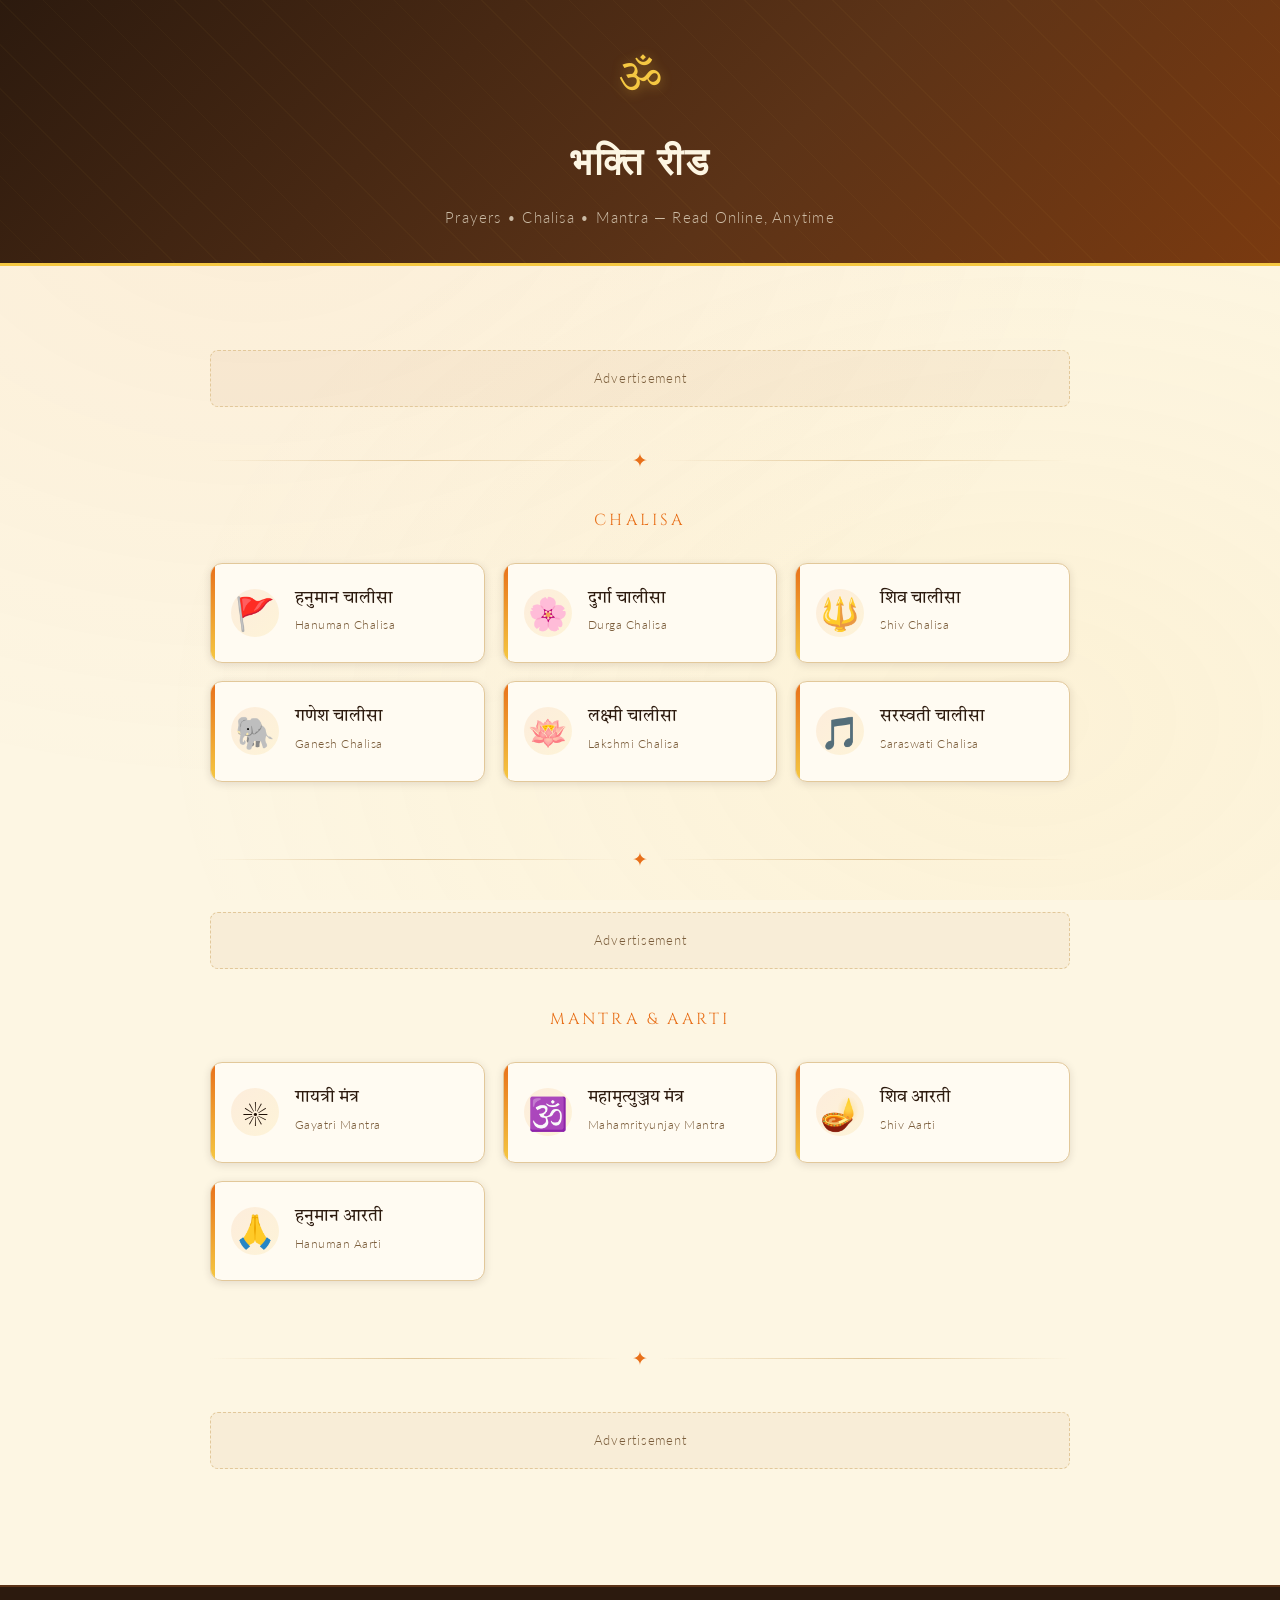
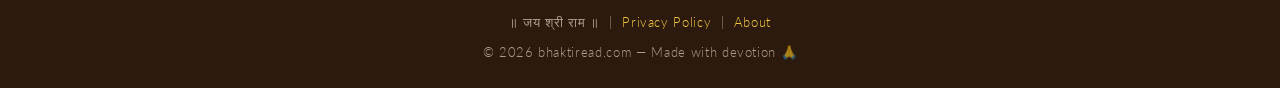
<file: index.html>
<!DOCTYPE html>
<html lang="hi">
<head>
  <!-- Google tag (gtag.js) -->
  <script async src="https://www.googletagmanager.com/gtag/js?id=G-GEMNJPCZ11"></script>
  <script>
    window.dataLayer = window.dataLayer || [];
    function gtag(){dataLayer.push(arguments);}
    gtag('js', new Date());

    gtag('config', 'G-GEMNJPCZ11');
  </script>
  <link rel="sitemap" type="application/xml" href="/sitemap.xml">
  <meta charset="UTF-8" />
  <meta name="viewport" content="width=device-width, initial-scale=1.0" />
  <title>भक्ति रीड - Prayers & Chalisa Online | BhaktiRead.in</title>
  <link rel="icon" type="image/x-icon" href="bhaktiread_tab_logo_favicon.png">
  <meta name="description" content="Read Hanuman Chalisa, Gayatri Mantra, Durga Chalisa and more prayers online in Hindi. Free devotional content for daily worship." />
  <meta name="keywords" content="hanuman chalisa, gayatri mantra, durga chalisa, prayers in hindi, bhakti, aarti" />
  <link rel="stylesheet" href="style.css" />

  <!-- Google AdSense (replace ca-pub-XXXXXXXXXXXXXXXX with your publisher ID) -->
  <!-- <script async src="https://pagead2.googlesyndication.com/pagead/js/adsbygoogle.js?client=ca-pub-XXXXXXXXXXXXXXXX" crossorigin="anonymous"></script> -->
</head>
<body>

  <!-- ── HEADER ── -->
  <header>
    <span class="header-om">ॐ</span>
    <h1>भक्ति रीड</h1>
    <p>Prayers • Chalisa • Mantra — Read Online, Anytime</p>
  </header>

  <!-- ── MAIN ── -->
  <main>

    <!-- AD UNIT — Top (replace with real AdSense code after approval) -->
    <div class="ad-unit">
      Advertisement
      <!--
      <ins class="adsbygoogle"
           style="display:block"
           data-ad-client="ca-pub-XXXXXXXXXXXXXXXX"
           data-ad-slot="XXXXXXXXXX"
           data-ad-format="auto"
           data-full-width-responsive="true"></ins>
      <script>(adsbygoogle = window.adsbygoogle || []).push({});</script>
      -->
    </div>

    <div class="divider"><span>✦</span></div>

    <!-- CHALISA SECTION -->
    <p class="section-title">Chalisa</p>
    <div class="prayer-grid">

      <a href="hanuman-chalisa-1.html" class="prayer-card">
        <div class="card-icon">🚩</div>
        <div class="card-text">
          <h3>हनुमान चालीसा</h3>
          <span>Hanuman Chalisa</span>
        </div>
      </a>

      <a href="durga-chalisa.html" class="prayer-card">
        <div class="card-icon">🌸</div>
        <div class="card-text">
          <h3>दुर्गा चालीसा</h3>
          <span>Durga Chalisa</span>
        </div>
      </a>

      <a href="shiv-chalisa.html" class="prayer-card">
        <div class="card-icon">🔱</div>
        <div class="card-text">
          <h3>शिव चालीसा</h3>
          <span>Shiv Chalisa</span>
        </div>
      </a>

      <a href="ganesh-chalisa.html" class="prayer-card">
        <div class="card-icon">🐘</div>
        <div class="card-text">
          <h3>गणेश चालीसा</h3>
          <span>Ganesh Chalisa</span>
        </div>
      </a>

      <a href="lakshmi-chalisa.html" class="prayer-card">
        <div class="card-icon">🪷</div>
        <div class="card-text">
          <h3>लक्ष्मी चालीसा</h3>
          <span>Lakshmi Chalisa</span>
        </div>
      </a>

      <a href="saraswati-chalisa.html" class="prayer-card">
        <div class="card-icon">🎵</div>
        <div class="card-text">
          <h3>सरस्वती चालीसा</h3>
          <span>Saraswati Chalisa</span>
        </div>
      </a>

    </div>

    <div class="divider"><span>✦</span></div>

    <!-- AD UNIT — Middle -->
    <div class="ad-unit">
      Advertisement
      <!--
      <ins class="adsbygoogle"
           style="display:block"
           data-ad-slot="XXXXXXXXXX"
           data-ad-format="auto"></ins>
      <script>(adsbygoogle = window.adsbygoogle || []).push({});</script>
      -->
    </div>

    <!-- MANTRA SECTION -->
    <p class="section-title">Mantra & Aarti</p>
    <div class="prayer-grid">

      <a href="gayatri-mantra.html" class="prayer-card">
        <div class="card-icon">☀️</div>
        <div class="card-text">
          <h3>गायत्री मंत्र</h3>
          <span>Gayatri Mantra</span>
        </div>
      </a>

      <a href="mahamrityunjay-mantra.html" class="prayer-card">
        <div class="card-icon">🕉️</div>
        <div class="card-text">
          <h3>महामृत्युञ्जय मंत्र</h3>
          <span>Mahamrityunjay Mantra</span>
        </div>
      </a>

      <a href="shiv-aarti.html" class="prayer-card">
        <div class="card-icon">🪔</div>
        <div class="card-text">
          <h3>शिव आरती</h3>
          <span>Shiv Aarti</span>
        </div>
      </a>

      <a href="hanuman-aarti.html" class="prayer-card">
        <div class="card-icon">🙏</div>
        <div class="card-text">
          <h3>हनुमान आरती</h3>
          <span>Hanuman Aarti</span>
        </div>
      </a>

    </div>

    <div class="divider"><span>✦</span></div>

    <!-- AD UNIT — Bottom -->
    <div class="ad-unit">
      Advertisement
      <!--
      <ins class="adsbygoogle"
           style="display:block"
           data-ad-slot="XXXXXXXXXX"
           data-ad-format="auto"></ins>
      <script>(adsbygoogle = window.adsbygoogle || []).push({});</script>
      -->
    </div>

  </main>

  <!-- ── FOOTER ── -->
<footer>
  <!-- <p>॥ जय श्री राम ॥ &nbsp;|&nbsp; <a href="privacy.html">Privacy Policy</a> &nbsp;|&nbsp; <a href="about.html">About</a> &nbsp;|&nbsp; <a href="contact.html">Contact</a></p> -->
  <p>॥ जय श्री राम ॥ &nbsp;|&nbsp; <a href="privacy.html">Privacy Policy</a> &nbsp;|&nbsp; <a href="about.html">About</a></p>
  <p style="margin-top:6px;">© 2026 bhaktiread.com — Made with devotion 🙏</p>
</footer>

</body>
</html>
</file>
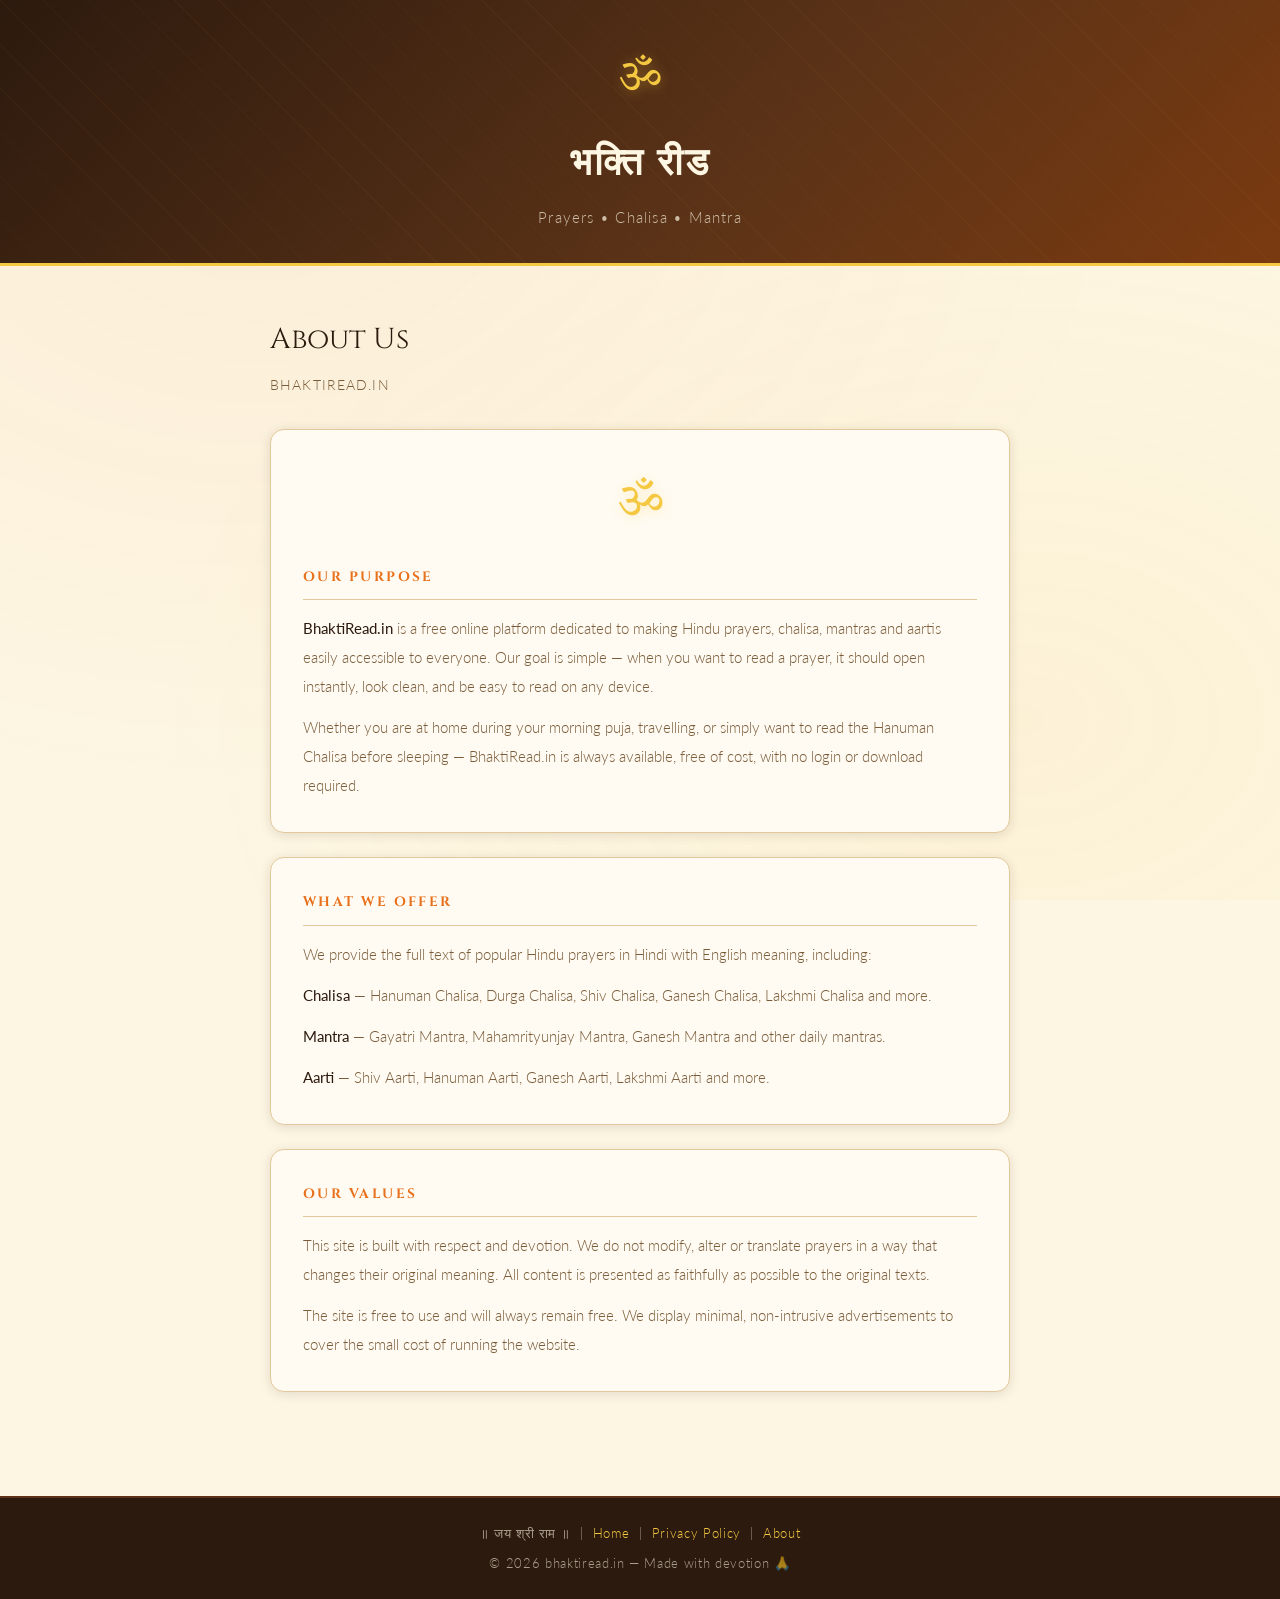
<file: about.html>
<!DOCTYPE html>
<html lang="en">
<head>
    <!-- Google tag (gtag.js) -->
  <script async src="https://www.googletagmanager.com/gtag/js?id=G-GEMNJPCZ11"></script>
  <script>
    window.dataLayer = window.dataLayer || [];
    function gtag(){dataLayer.push(arguments);}
    gtag('js', new Date());

    gtag('config', 'G-GEMNJPCZ11');
  </script>
  <link rel="sitemap" type="application/xml" href="/sitemap.xml">
  <meta charset="UTF-8" />
  <meta name="viewport" content="width=device-width, initial-scale=1.0" />
  <title>About Us - BhaktiRead.in</title>
  <link rel="icon" type="image/x-icon" href="bhaktiread_tab_logo_favicon.png">
  <meta name="description" content="About BhaktiRead.in — a free online platform to read Hanuman Chalisa, Gayatri Mantra, Durga Chalisa and other prayers in Hindi." />
  <link rel="stylesheet" href="style.css" />
  <style>
    .page-container {
      max-width: 780px;
      margin: 0 auto;
      padding: 48px 20px 80px;
      position: relative;
      z-index: 1;
    }
    .page-title {
      font-family: 'Cinzel', serif;
      font-size: 1.8rem;
      color: var(--dark-brown);
      margin-bottom: 6px;
    }
    .page-subtitle {
      font-size: 0.88rem;
      color: var(--muted);
      letter-spacing: 0.08em;
      margin-bottom: 32px;
    }
    .content-box {
      background: var(--card-bg);
      border: 1px solid var(--divider);
      border-radius: 14px;
      padding: 32px;
      box-shadow: 0 2px 12px var(--shadow);
      margin-bottom: 24px;
    }
    .content-box h2 {
      font-family: 'Cinzel', serif;
      font-size: 0.85rem;
      letter-spacing: 0.18em;
      color: var(--saffron);
      text-transform: uppercase;
      margin-bottom: 14px;
      padding-bottom: 10px;
      border-bottom: 1px solid var(--divider);
    }
    .content-box p {
      font-size: 0.93rem;
      color: var(--muted);
      line-height: 1.95;
      margin-bottom: 12px;
    }
    .content-box p:last-child { margin-bottom: 0; }
    .highlight {
      color: var(--dark-brown);
      font-weight: 400;
    }
    .om-large {
      font-family: 'Tiro Devanagari Hindi', serif;
      font-size: 3rem;
      color: var(--gold);
      text-align: center;
      display: block;
      margin-bottom: 16px;
      text-shadow: 0 2px 12px rgba(245,200,66,0.3);
    }
  </style>
</head>
<body>

  <header>
    <span class="header-om">ॐ</span>
    <h1>भक्ति रीड</h1>
    <p>Prayers • Chalisa • Mantra</p>
  </header>

  <div class="page-container">

    <p class="page-title">About Us</p>
    <p class="page-subtitle">BHAKTIREAD.IN</p>

    <div class="content-box">
      <span class="om-large">ॐ</span>
      <h2>Our Purpose</h2>
      <p>
        <span class="highlight">BhaktiRead.in</span> is a free online platform dedicated to making Hindu prayers, chalisa, mantras and aartis easily accessible to everyone. Our goal is simple — when you want to read a prayer, it should open instantly, look clean, and be easy to read on any device.
      </p>
      <p>
        Whether you are at home during your morning puja, travelling, or simply want to read the Hanuman Chalisa before sleeping — BhaktiRead.in is always available, free of cost, with no login or download required.
      </p>
    </div>

    <div class="content-box">
      <h2>What We Offer</h2>
      <p>We provide the full text of popular Hindu prayers in Hindi with English meaning, including:</p>
      <p>
        <span class="highlight">Chalisa</span> — Hanuman Chalisa, Durga Chalisa, Shiv Chalisa, Ganesh Chalisa, Lakshmi Chalisa and more.
      </p>
      <p>
        <span class="highlight">Mantra</span> — Gayatri Mantra, Mahamrityunjay Mantra, Ganesh Mantra and other daily mantras.
      </p>
      <p>
        <span class="highlight">Aarti</span> — Shiv Aarti, Hanuman Aarti, Ganesh Aarti, Lakshmi Aarti and more.
      </p>
    </div>

    <div class="content-box">
      <h2>Our Values</h2>
      <p>This site is built with respect and devotion. We do not modify, alter or translate prayers in a way that changes their original meaning. All content is presented as faithfully as possible to the original texts.</p>
      <p>The site is free to use and will always remain free. We display minimal, non-intrusive advertisements to cover the small cost of running the website.</p>
    </div>

    <!-- <div class="content-box">
      <h2>Contact</h2>
      <p>Have a suggestion, found an error in a prayer, or want to request a specific prayer to be added? We would love to hear from you.</p>
      <p>Visit our <a href="contact.html" style="color:var(--saffron);">Contact page</a> to reach out.</p>
    </div> -->

  </div>

  <footer>
    <!-- <p>॥ जय श्री राम ॥ &nbsp;|&nbsp; <a href="index.html">Home</a> &nbsp;|&nbsp; <a href="privacy.html">Privacy Policy</a> &nbsp;|&nbsp; <a href="about.html">About</a> &nbsp;|&nbsp; <a href="contact.html">Contact</a></p> -->
    <p>॥ जय श्री राम ॥ &nbsp;|&nbsp; <a href="index.html">Home</a> &nbsp;|&nbsp; <a href="privacy.html">Privacy Policy</a> &nbsp;|&nbsp; <a href="about.html">About</a></p>
    <p style="margin-top:6px;">© 2026 bhaktiread.in — Made with devotion 🙏</p>
  </footer>

</body>
</html>
</file>
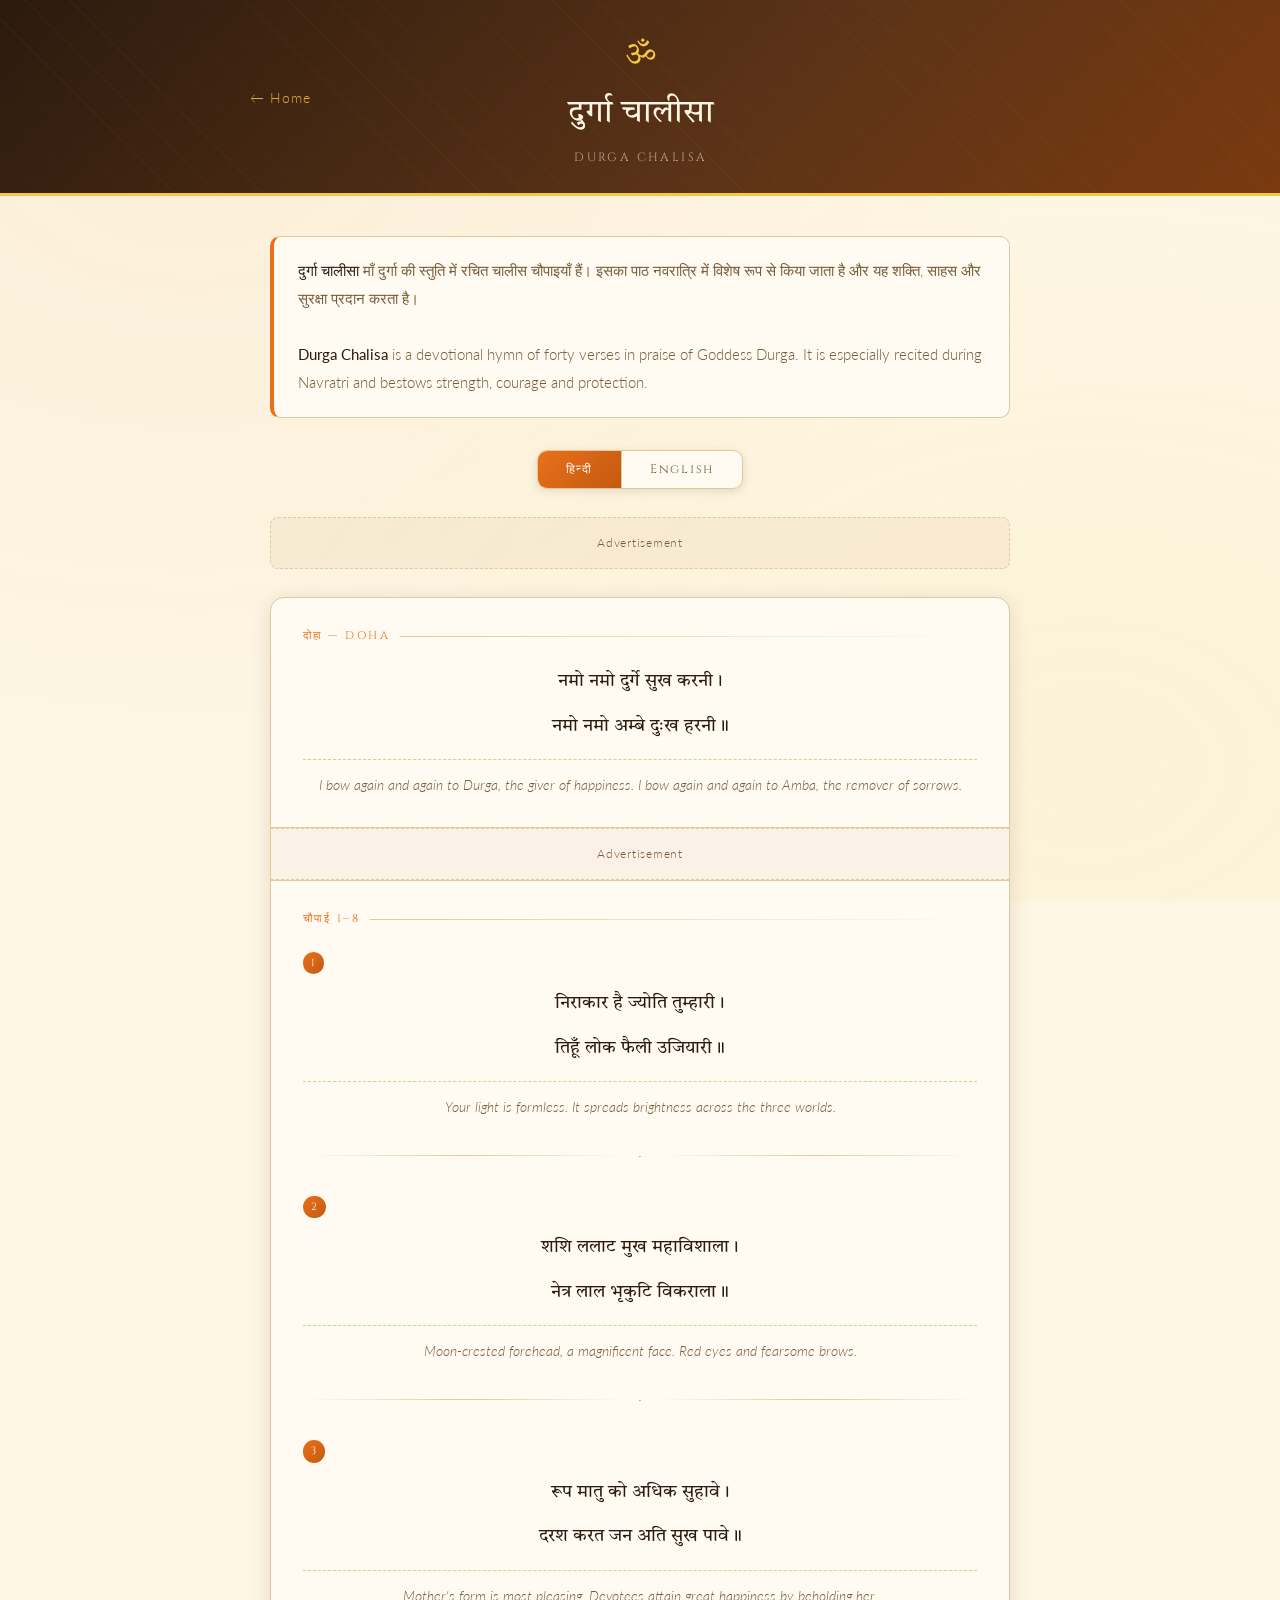
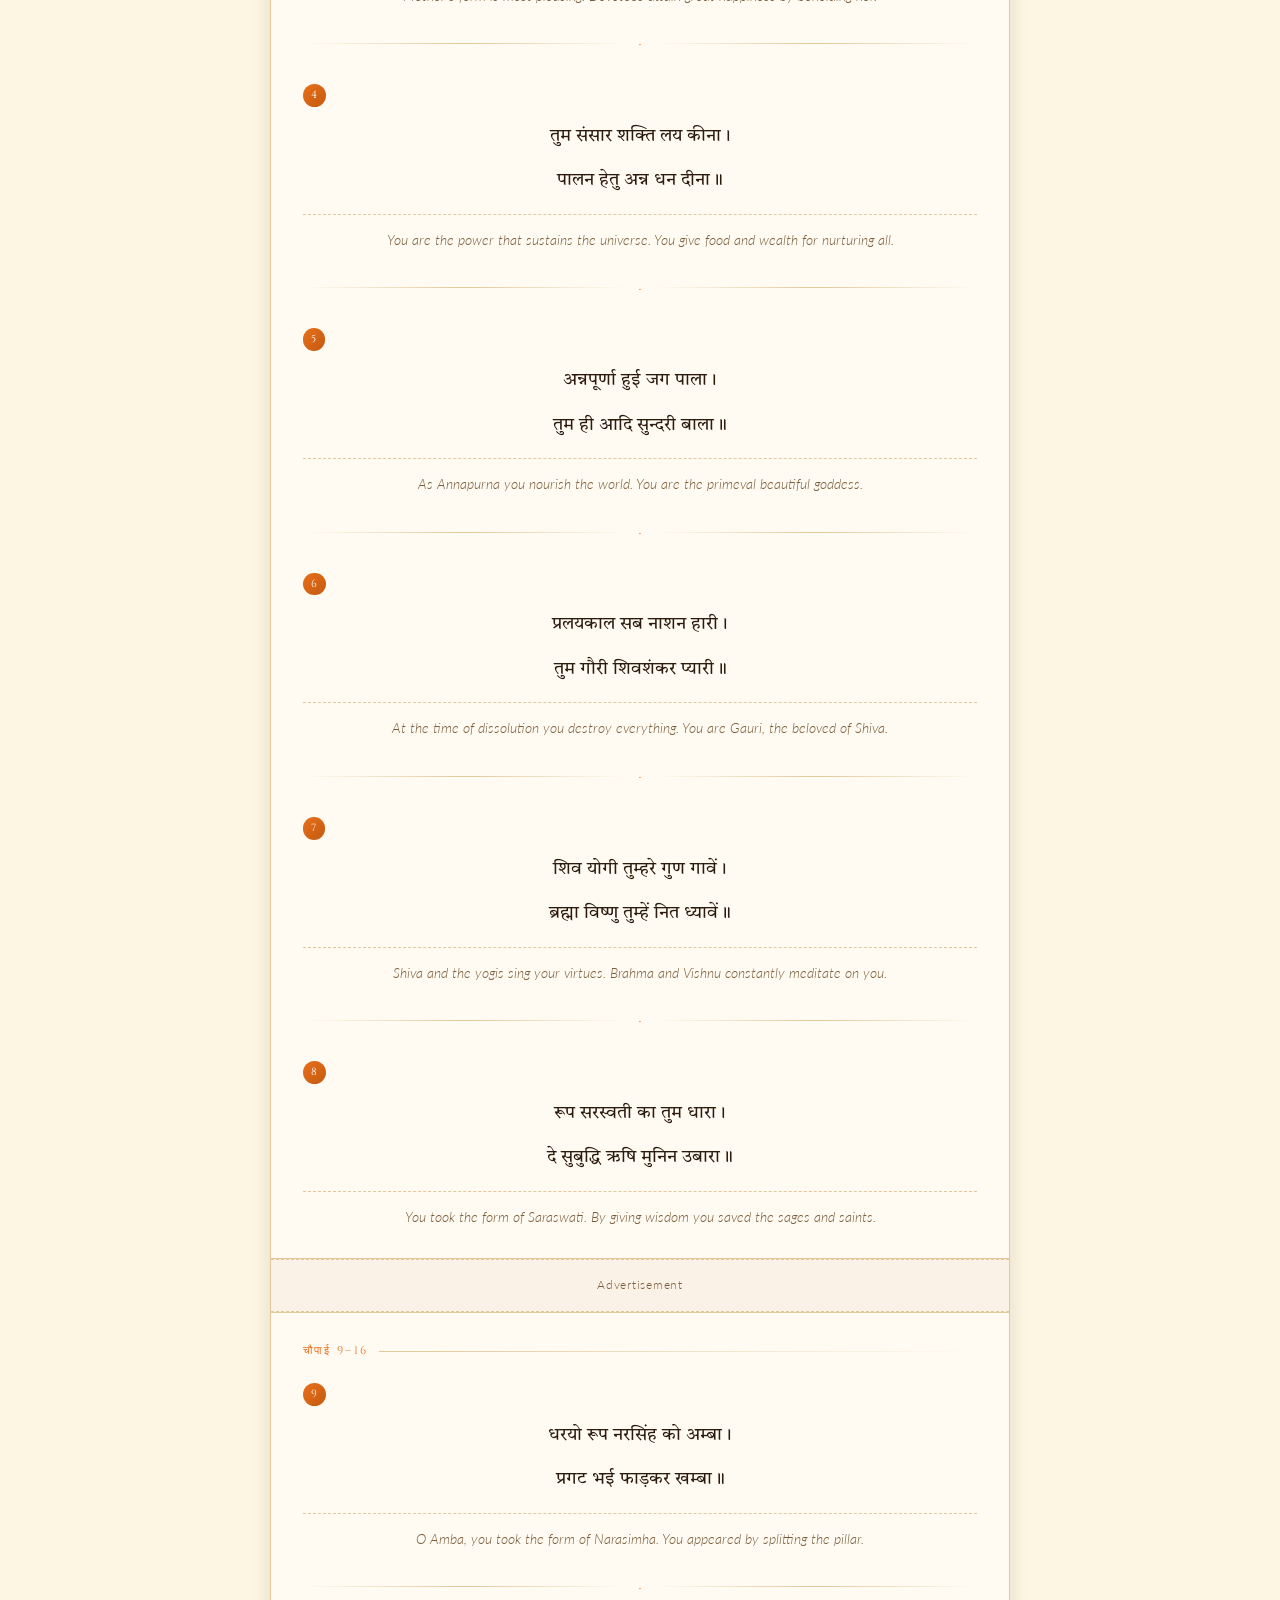
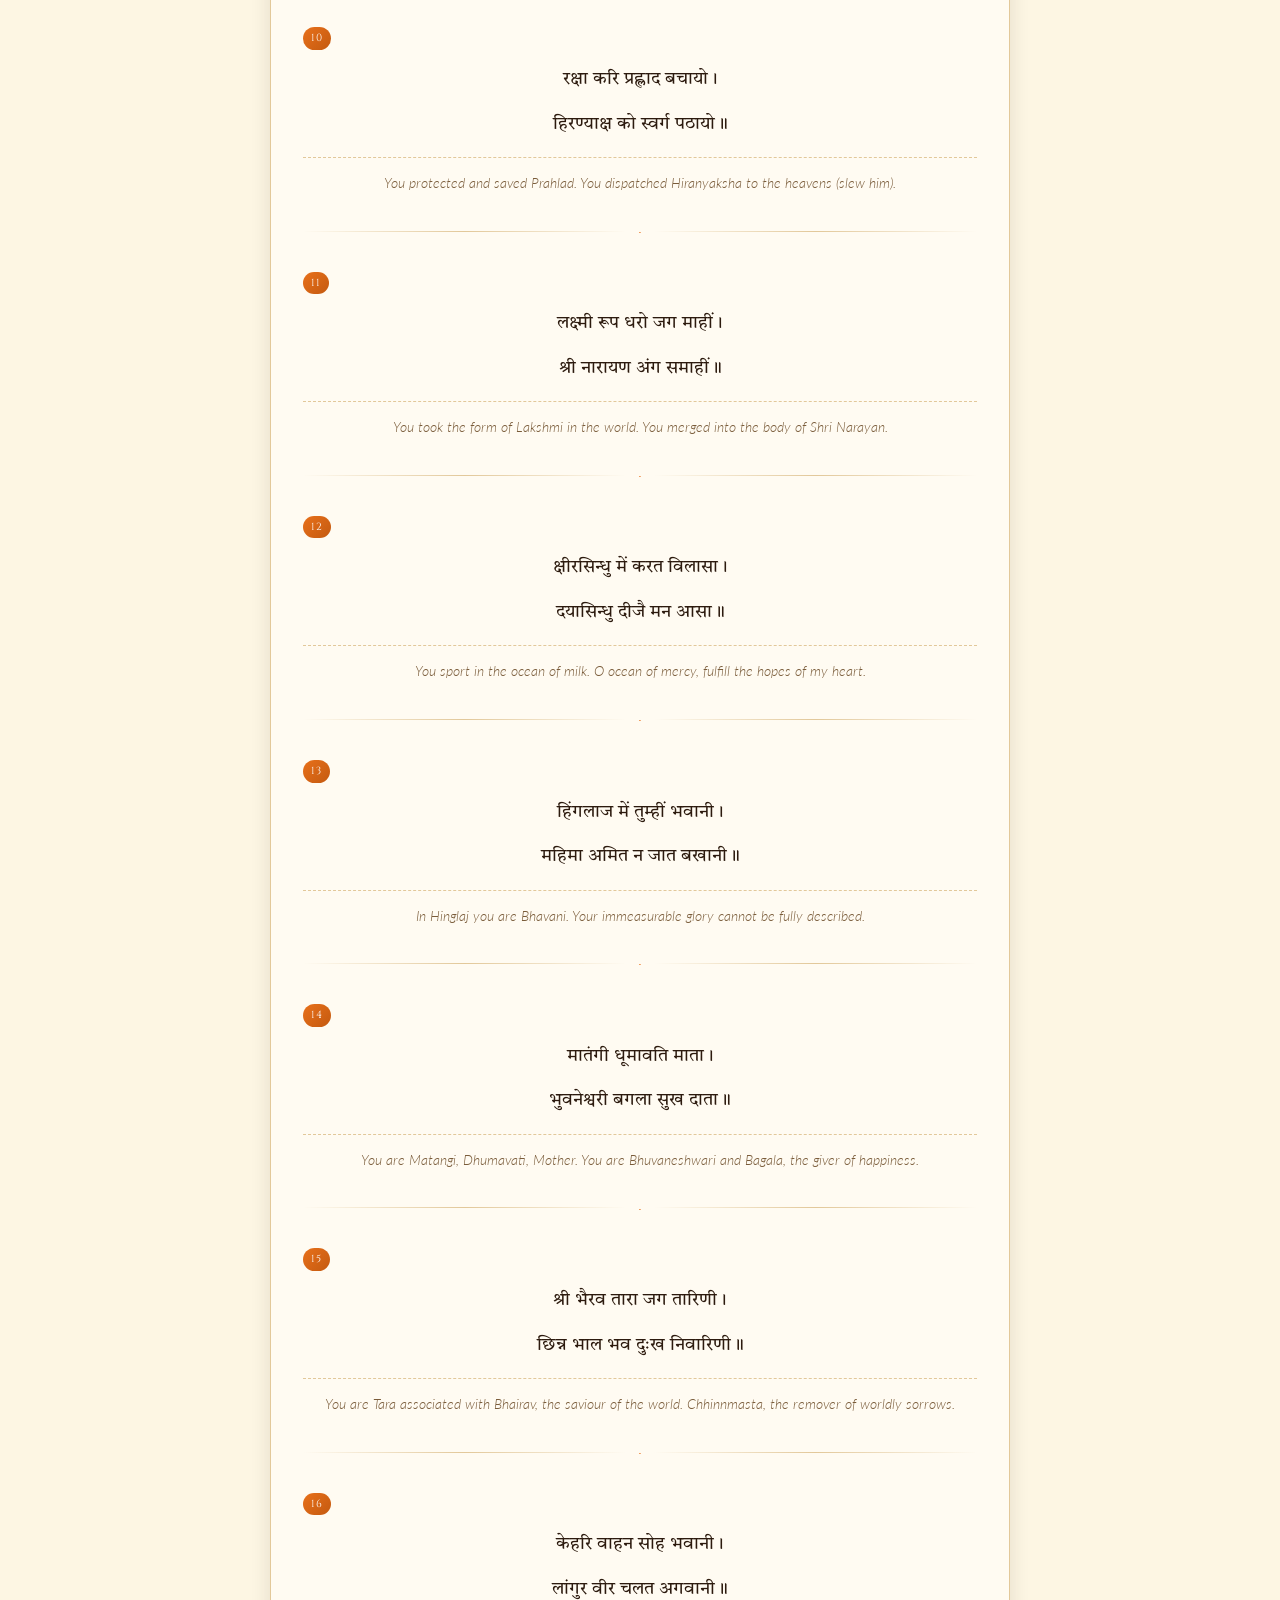
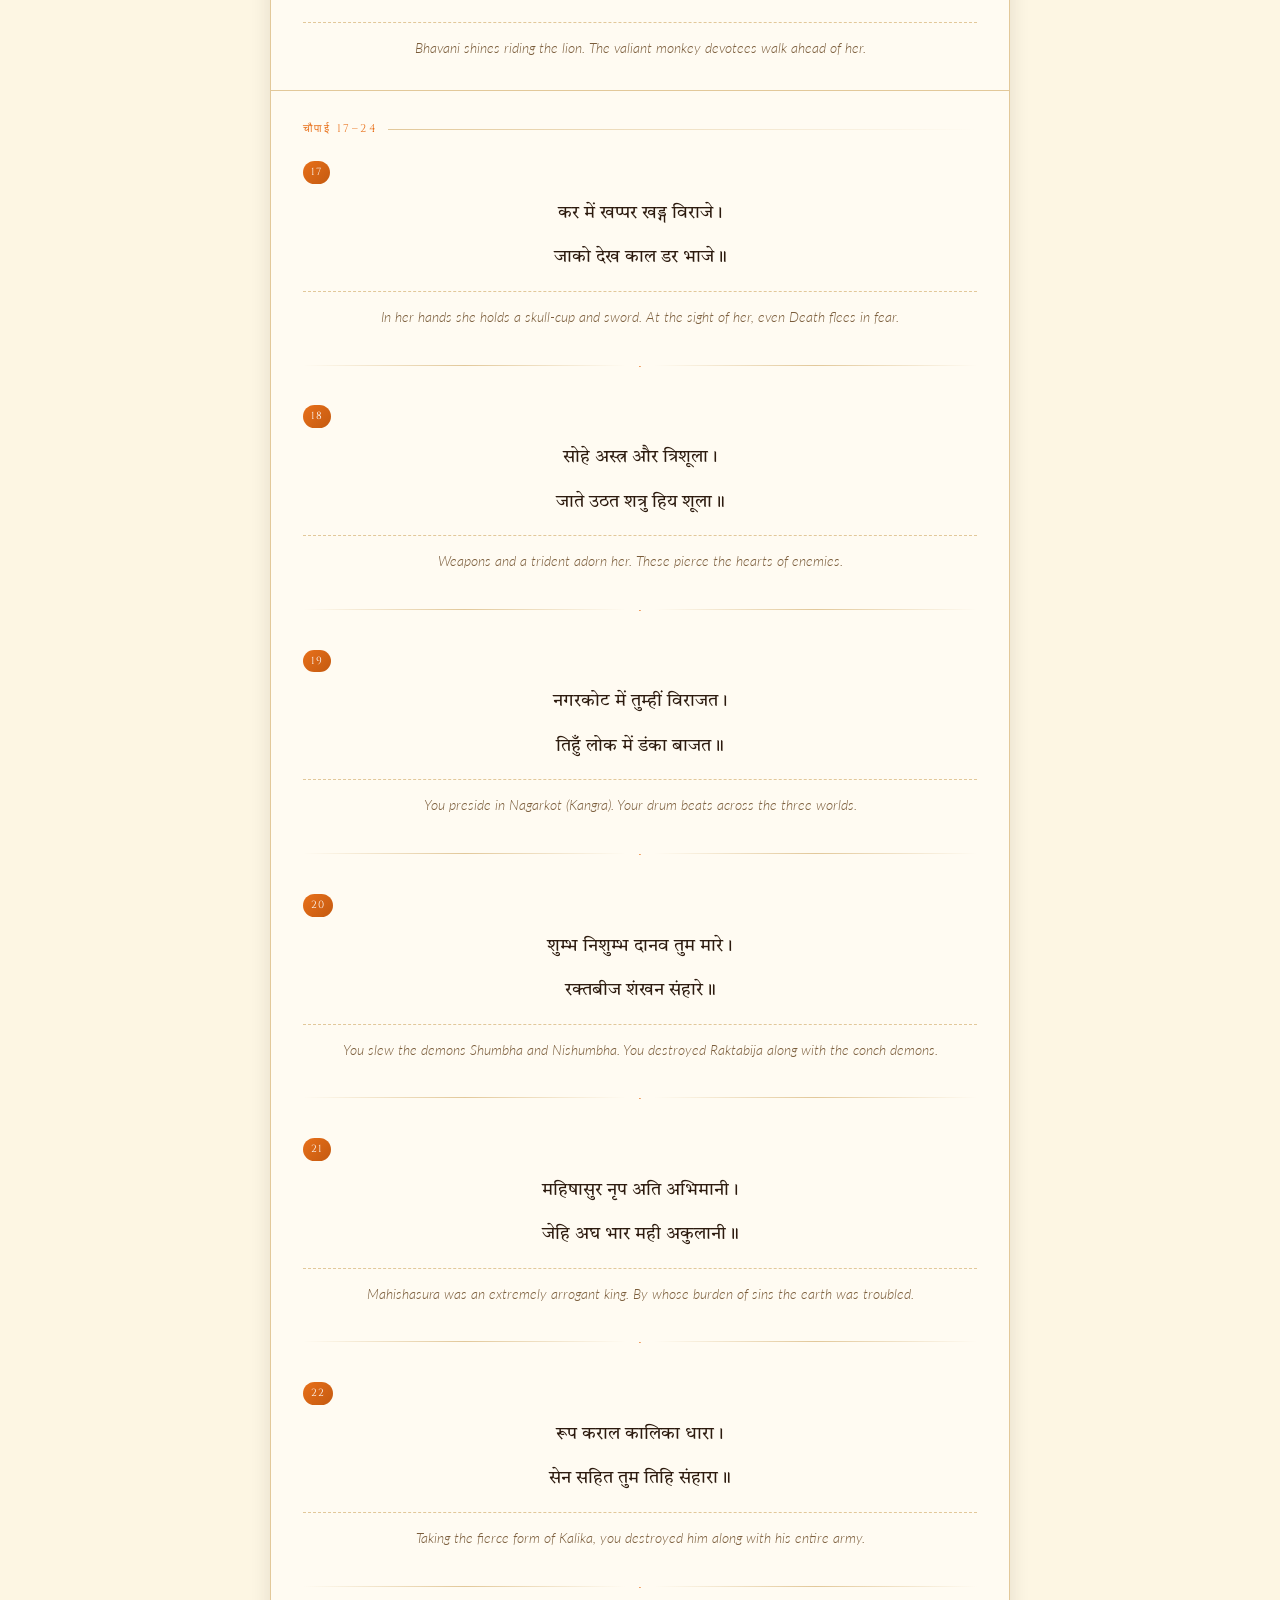
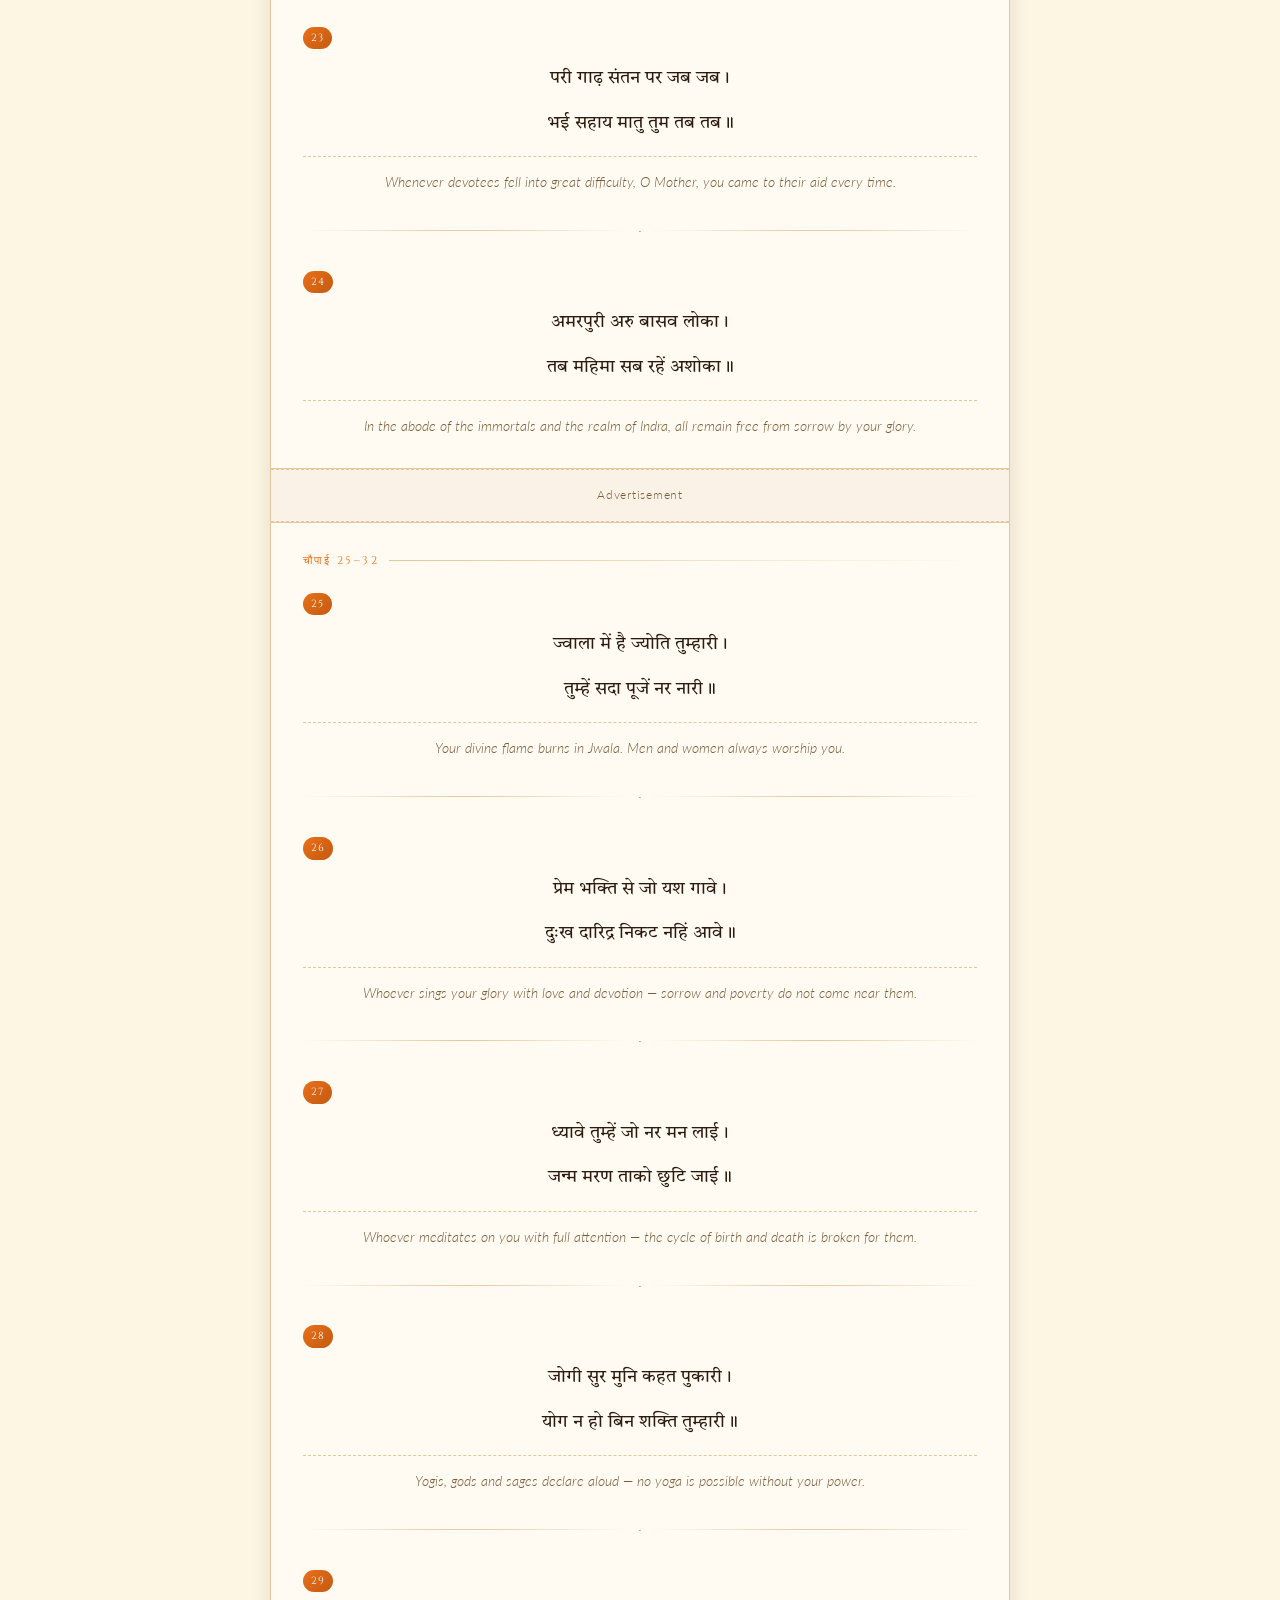
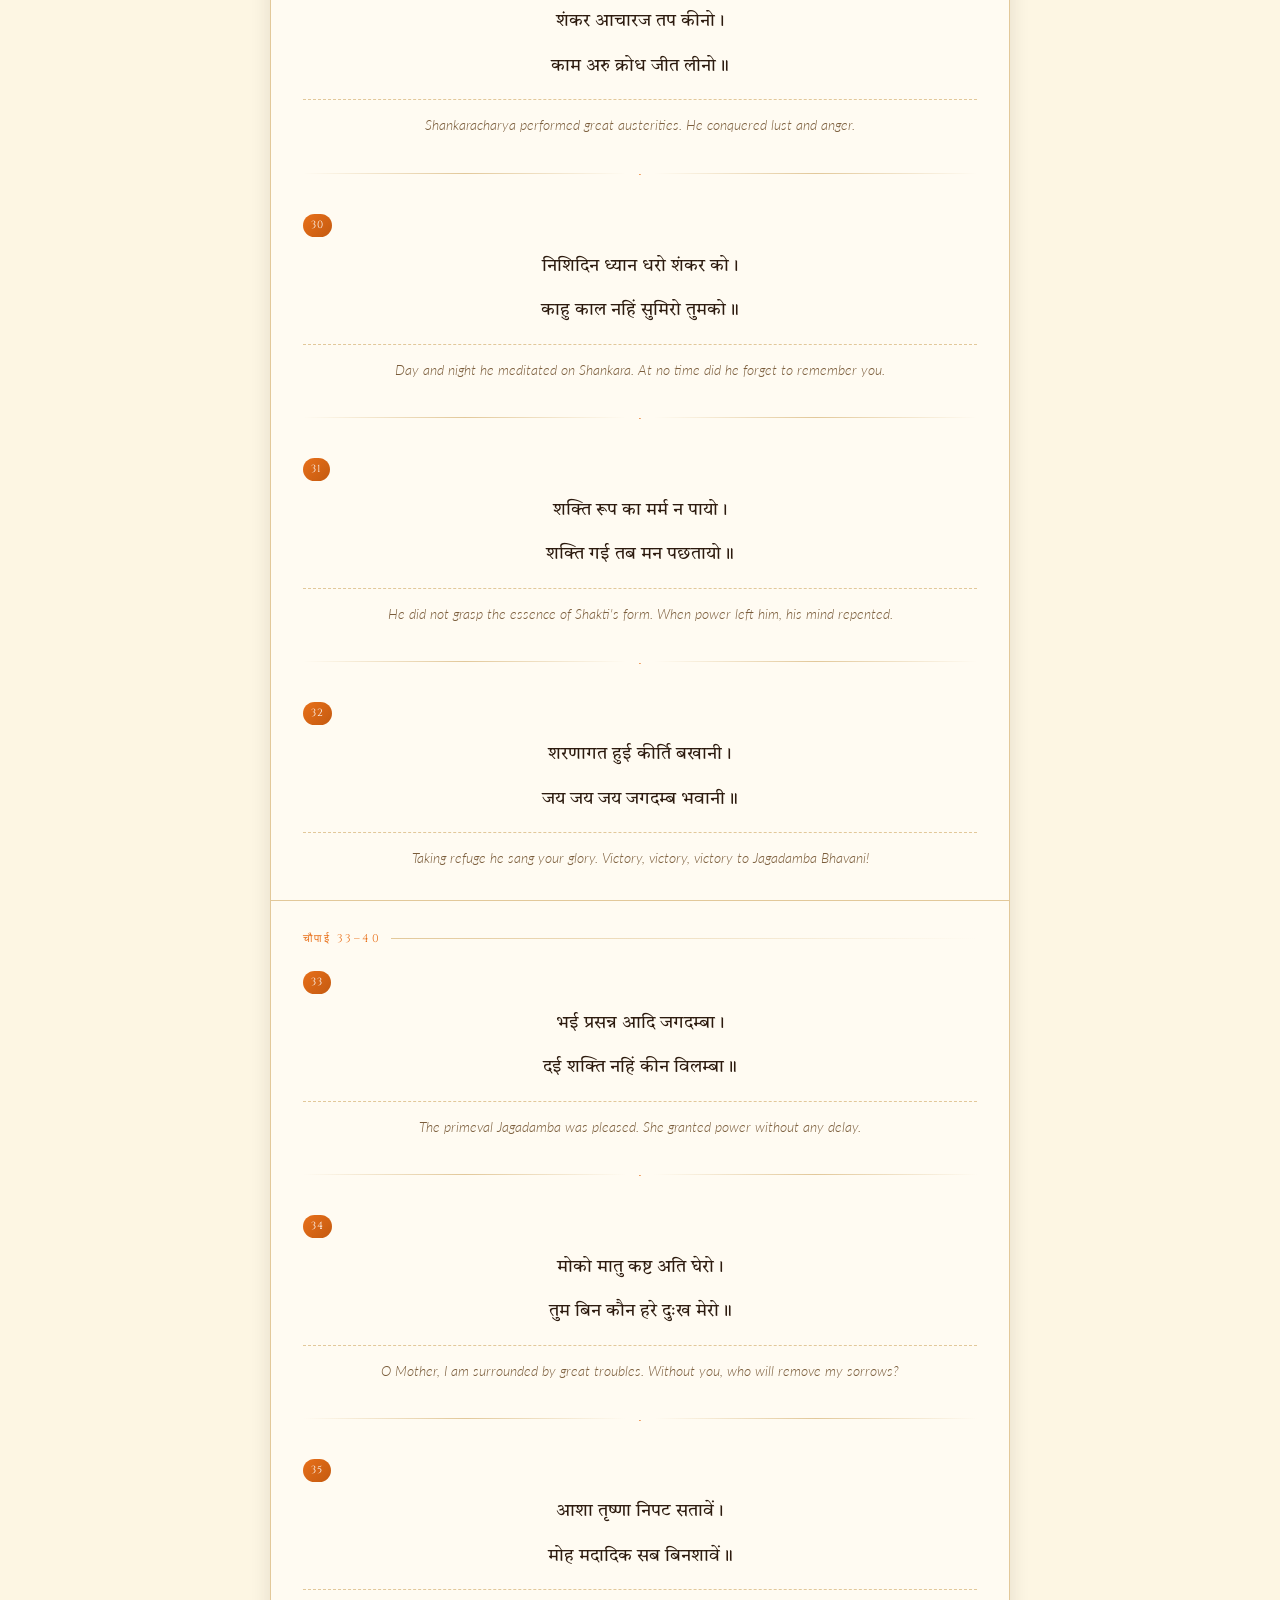
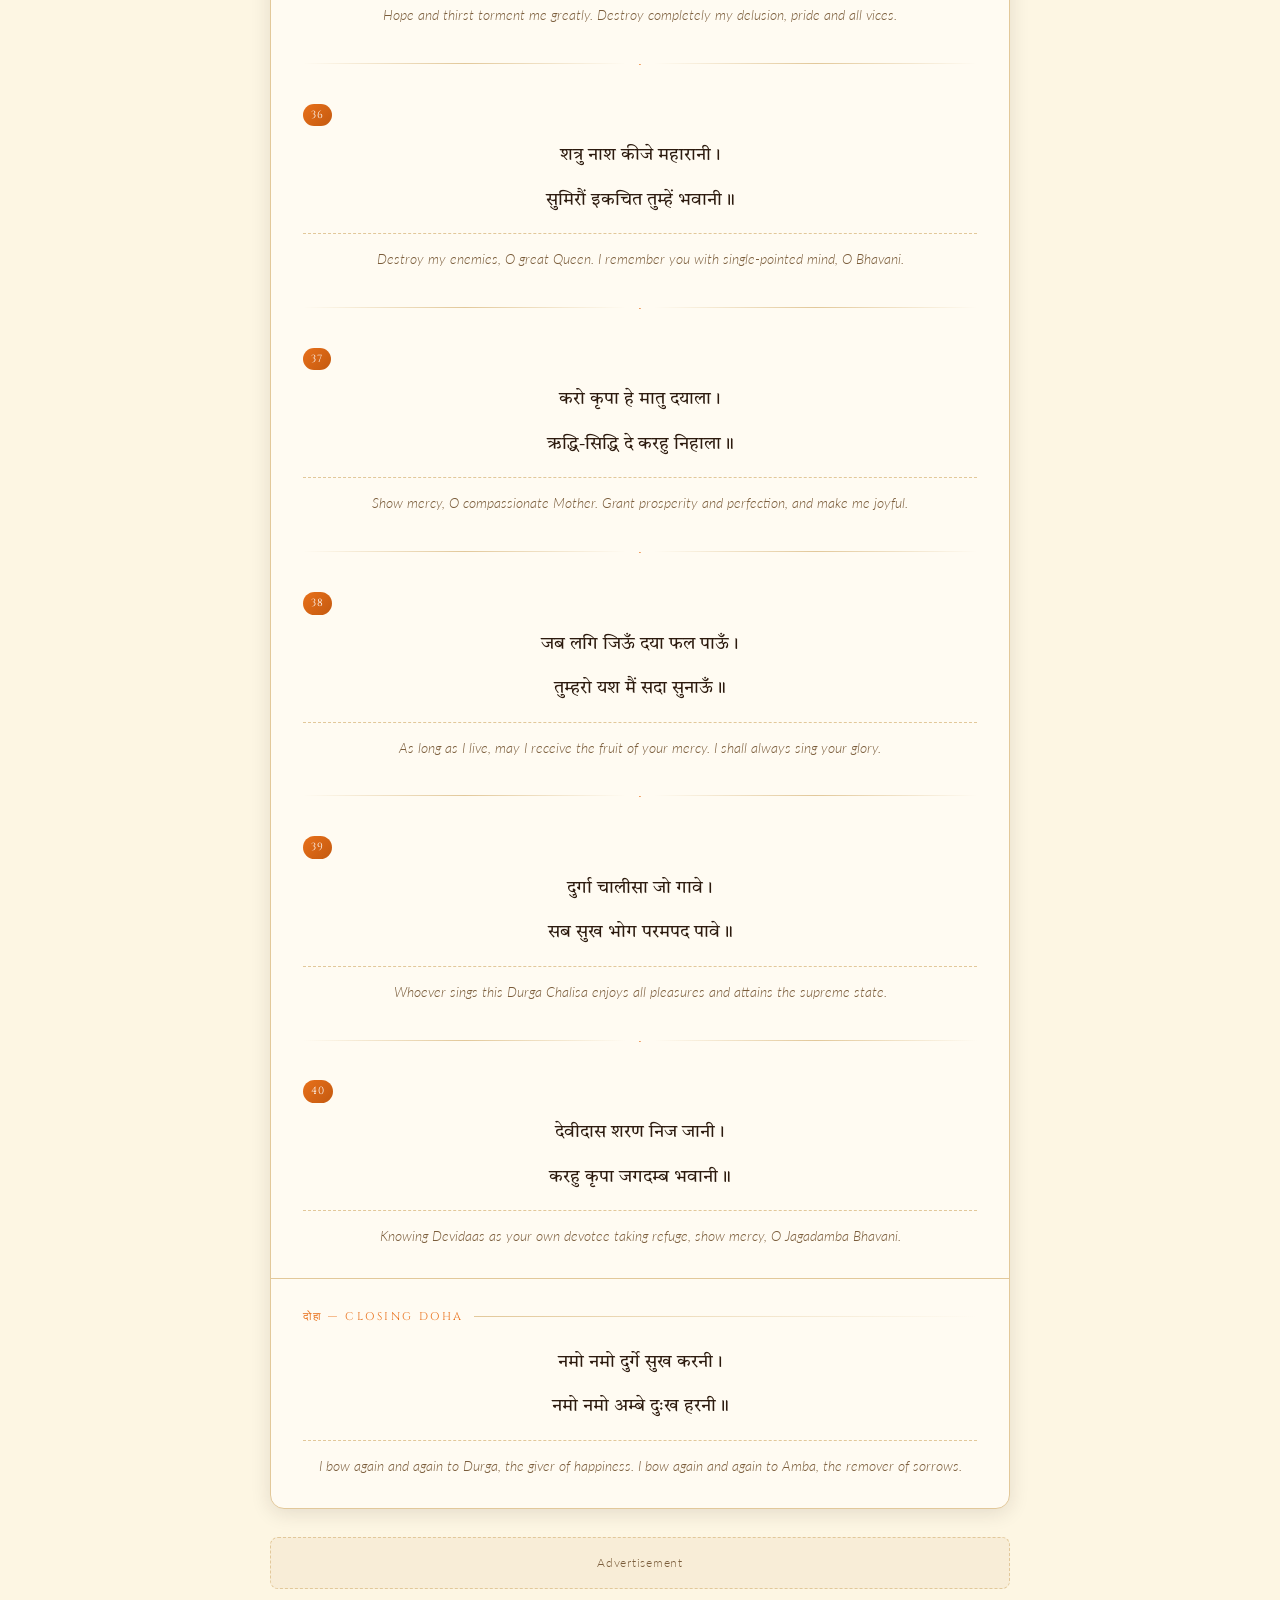
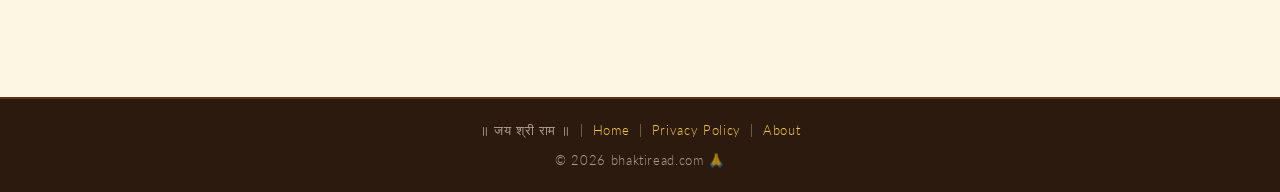
<file: durga-chalisa.html>
<!DOCTYPE html>
<html lang="hi">
<head>
  <!-- Google tag (gtag.js) -->
  <script async src="https://www.googletagmanager.com/gtag/js?id=G-GEMNJPCZ11"></script>
  <script>
    window.dataLayer = window.dataLayer || [];
    function gtag(){dataLayer.push(arguments);}
    gtag('js', new Date());

    gtag('config', 'G-GEMNJPCZ11');
  </script>
  <link rel="sitemap" type="application/xml" href="/sitemap.xml">
  <meta charset="UTF-8" />
  <meta name="viewport" content="width=device-width, initial-scale=1.0" />
  <title>दुर्गा चालीसा - Durga Chalisa in Hindi & English | BhaktiRead.in</title>
  <link rel="icon" type="image/x-icon" href="bhaktiread_tab_logo_favicon.png">
  <meta name="description" content="Read complete Durga Chalisa in Hindi (Devanagari) and Roman (English) script with meaning. दुर्गा चालीसा हिंदी और रोमन में।" />
  <meta name="keywords" content="durga chalisa, दुर्गा चालीसा, durga chalisa in hindi, durga chalisa roman script" />
  <link rel="stylesheet" href="chalisa.css" />
</head>
<body>

<header>
  <div class="header-inner">
    <a href="index.html" class="back-link">← Home</a>
    <div class="header-titles">
      <span class="header-om">ॐ</span>
      <h1>दुर्गा चालीसा</h1>
      <p class="subtitle">DURGA CHALISA</p>
    </div>
    <div style="width:60px"></div>
  </div>
</header>

<main>

  <div class="intro-box">
    <strong>दुर्गा चालीसा</strong> माँ दुर्गा की स्तुति में रचित चालीस चौपाइयाँ हैं। इसका पाठ नवरात्रि में विशेष रूप से किया जाता है और यह शक्ति, साहस और सुरक्षा प्रदान करता है।<br><br>
    <strong>Durga Chalisa</strong> is a devotional hymn of forty verses in praise of Goddess Durga. It is especially recited during Navratri and bestows strength, courage and protection.
  </div>

  <div class="toggle-bar">
    <button class="toggle-btn active" id="btn-hindi">हिन्दी</button>
    <button class="toggle-btn" id="btn-roman">English</button>
  </div>

  <div class="ad-unit">Advertisement</div>

  <div class="chalisa-container">

    <div class="chalisa-section">
      <div class="section-label">दोहा — Doha</div>
      <div class="hindi-text"><p>नमो नमो दुर्गे सुख करनी।</p><p>नमो नमो अम्बे दुःख हरनी॥</p></div>
      <div class="roman-text"><p>Namo Namo Durge Sukh Karni.</p><p>Namo Namo Ambe Dukh Harni.</p></div>
      <div class="meaning-text">I bow again and again to Durga, the giver of happiness. I bow again and again to Amba, the remover of sorrows.</div>
    </div>

    <div class="chalisa-section" style="padding:0;"><div class="ad-unit" style="margin:0;border-radius:0;border-left:none;border-right:none;">Advertisement</div></div>

    <div class="chalisa-section">
      <div class="section-label">चौपाई 1–8</div>

      <span class="chaupai-num">1</span>
      <div class="hindi-text"><p>निराकार है ज्योति तुम्हारी।</p><p>तिहूँ लोक फैली उजियारी॥</p></div>
      <div class="roman-text"><p>Nirakar Hai Jyoti Tumhari.</p><p>Tihun Lok Pheli Ujiyari.</p></div>
      <div class="meaning-text">Your light is formless. It spreads brightness across the three worlds.</div>
      <div class="divider"><span>·</span></div>

      <span class="chaupai-num">2</span>
      <div class="hindi-text"><p>शशि ललाट मुख महाविशाला।</p><p>नेत्र लाल भृकुटि विकराला॥</p></div>
      <div class="roman-text"><p>Shashi Lalat Mukh Mahavishala.</p><p>Netra Lal Bhrikuti Vikrala.</p></div>
      <div class="meaning-text">Moon-crested forehead, a magnificent face. Red eyes and fearsome brows.</div>
      <div class="divider"><span>·</span></div>

      <span class="chaupai-num">3</span>
      <div class="hindi-text"><p>रूप मातु को अधिक सुहावे।</p><p>दरश करत जन अति सुख पावे॥</p></div>
      <div class="roman-text"><p>Roop Matu Ko Adhik Suhave.</p><p>Darash Karat Jan Ati Sukh Pave.</p></div>
      <div class="meaning-text">Mother's form is most pleasing. Devotees attain great happiness by beholding her.</div>
      <div class="divider"><span>·</span></div>

      <span class="chaupai-num">4</span>
      <div class="hindi-text"><p>तुम संसार शक्ति लय कीना।</p><p>पालन हेतु अन्न धन दीना॥</p></div>
      <div class="roman-text"><p>Tum Sansar Shakti Lay Kina.</p><p>Palan Hetu Ann Dhan Dina.</p></div>
      <div class="meaning-text">You are the power that sustains the universe. You give food and wealth for nurturing all.</div>
      <div class="divider"><span>·</span></div>

      <span class="chaupai-num">5</span>
      <div class="hindi-text"><p>अन्नपूर्णा हुई जग पाला।</p><p>तुम ही आदि सुन्दरी बाला॥</p></div>
      <div class="roman-text"><p>Annapurna Hui Jag Pala.</p><p>Tum Hi Adi Sundari Bala.</p></div>
      <div class="meaning-text">As Annapurna you nourish the world. You are the primeval beautiful goddess.</div>
      <div class="divider"><span>·</span></div>

      <span class="chaupai-num">6</span>
      <div class="hindi-text"><p>प्रलयकाल सब नाशन हारी।</p><p>तुम गौरी शिवशंकर प्यारी॥</p></div>
      <div class="roman-text"><p>Pralaykal Sab Nashan Hari.</p><p>Tum Gauri Shivshankar Pyari.</p></div>
      <div class="meaning-text">At the time of dissolution you destroy everything. You are Gauri, the beloved of Shiva.</div>
      <div class="divider"><span>·</span></div>

      <span class="chaupai-num">7</span>
      <div class="hindi-text"><p>शिव योगी तुम्हरे गुण गावें।</p><p>ब्रह्मा विष्णु तुम्हें नित ध्यावें॥</p></div>
      <div class="roman-text"><p>Shiv Yogi Tumhare Gun Gaven.</p><p>Brahma Vishnu Tumhe Nit Dhyaven.</p></div>
      <div class="meaning-text">Shiva and the yogis sing your virtues. Brahma and Vishnu constantly meditate on you.</div>
      <div class="divider"><span>·</span></div>

      <span class="chaupai-num">8</span>
      <div class="hindi-text"><p>रूप सरस्वती का तुम धारा।</p><p>दे सुबुद्धि ऋषि मुनिन उबारा॥</p></div>
      <div class="roman-text"><p>Roop Saraswati Ka Tum Dhara.</p><p>De Subuddhi Rishi Munin Ubara.</p></div>
      <div class="meaning-text">You took the form of Saraswati. By giving wisdom you saved the sages and saints.</div>
    </div>

    <div class="chalisa-section" style="padding:0;"><div class="ad-unit" style="margin:0;border-radius:0;border-left:none;border-right:none;">Advertisement</div></div>

    <div class="chalisa-section">
      <div class="section-label">चौपाई 9–16</div>

      <span class="chaupai-num">9</span>
      <div class="hindi-text"><p>धरयो रूप नरसिंह को अम्बा।</p><p>प्रगट भई फाड़कर खम्बा॥</p></div>
      <div class="roman-text"><p>Dharyo Roop Narsingh Ko Amba.</p><p>Pragat Bhai Phad Kar Khamba.</p></div>
      <div class="meaning-text">O Amba, you took the form of Narasimha. You appeared by splitting the pillar.</div>
      <div class="divider"><span>·</span></div>

      <span class="chaupai-num">10</span>
      <div class="hindi-text"><p>रक्षा करि प्रह्लाद बचायो।</p><p>हिरण्याक्ष को स्वर्ग पठायो॥</p></div>
      <div class="roman-text"><p>Raksha Kari Prahlad Bachayo.</p><p>Hiranyaksh Ko Swarg Pathayo.</p></div>
      <div class="meaning-text">You protected and saved Prahlad. You dispatched Hiranyaksha to the heavens (slew him).</div>
      <div class="divider"><span>·</span></div>

      <span class="chaupai-num">11</span>
      <div class="hindi-text"><p>लक्ष्मी रूप धरो जग माहीं।</p><p>श्री नारायण अंग समाहीं॥</p></div>
      <div class="roman-text"><p>Lakshmi Roop Dharo Jag Mahin.</p><p>Shri Narayan Ang Samahi.</p></div>
      <div class="meaning-text">You took the form of Lakshmi in the world. You merged into the body of Shri Narayan.</div>
      <div class="divider"><span>·</span></div>

      <span class="chaupai-num">12</span>
      <div class="hindi-text"><p>क्षीरसिन्धु में करत विलासा।</p><p>दयासिन्धु दीजै मन आसा॥</p></div>
      <div class="roman-text"><p>Kshirsindhu Mein Karat Vilasa.</p><p>Dayasindhu Dijai Man Asa.</p></div>
      <div class="meaning-text">You sport in the ocean of milk. O ocean of mercy, fulfill the hopes of my heart.</div>
      <div class="divider"><span>·</span></div>

      <span class="chaupai-num">13</span>
      <div class="hindi-text"><p>हिंगलाज में तुम्हीं भवानी।</p><p>महिमा अमित न जात बखानी॥</p></div>
      <div class="roman-text"><p>Hinglaj Mein Tumhi Bhavani.</p><p>Mahima Amit Na Jat Bakhani.</p></div>
      <div class="meaning-text">In Hinglaj you are Bhavani. Your immeasurable glory cannot be fully described.</div>
      <div class="divider"><span>·</span></div>

      <span class="chaupai-num">14</span>
      <div class="hindi-text"><p>मातंगी धूमावति माता।</p><p>भुवनेश्वरी बगला सुख दाता॥</p></div>
      <div class="roman-text"><p>Matangi Dhumavati Mata.</p><p>Bhuvaneshwari Bagala Sukh Data.</p></div>
      <div class="meaning-text">You are Matangi, Dhumavati, Mother. You are Bhuvaneshwari and Bagala, the giver of happiness.</div>
      <div class="divider"><span>·</span></div>

      <span class="chaupai-num">15</span>
      <div class="hindi-text"><p>श्री भैरव तारा जग तारिणी।</p><p>छिन्न भाल भव दुःख निवारिणी॥</p></div>
      <div class="roman-text"><p>Shri Bhairav Tara Jag Tarini.</p><p>Chhinna Bhal Bhav Dukh Nivarini.</p></div>
      <div class="meaning-text">You are Tara associated with Bhairav, the saviour of the world. Chhinnmasta, the remover of worldly sorrows.</div>
      <div class="divider"><span>·</span></div>

      <span class="chaupai-num">16</span>
      <div class="hindi-text"><p>केहरि वाहन सोह भवानी।</p><p>लांगुर वीर चलत अगवानी॥</p></div>
      <div class="roman-text"><p>Kehari Vahan Soh Bhavani.</p><p>Langur Vir Chalat Agvani.</p></div>
      <div class="meaning-text">Bhavani shines riding the lion. The valiant monkey devotees walk ahead of her.</div>
    </div>

    <div class="chalisa-section">
      <div class="section-label">चौपाई 17–24</div>

      <span class="chaupai-num">17</span>
      <div class="hindi-text"><p>कर में खप्पर खड्ग विराजे।</p><p>जाको देख काल डर भाजे॥</p></div>
      <div class="roman-text"><p>Kar Mein Khappar Khadga Viraje.</p><p>Jako Dekh Kal Dar Bhaje.</p></div>
      <div class="meaning-text">In her hands she holds a skull-cup and sword. At the sight of her, even Death flees in fear.</div>
      <div class="divider"><span>·</span></div>

      <span class="chaupai-num">18</span>
      <div class="hindi-text"><p>सोहे अस्त्र और त्रिशूला।</p><p>जाते उठत शत्रु हिय शूला॥</p></div>
      <div class="roman-text"><p>Sohe Astra Aur Trishula.</p><p>Jate Uthat Shatru Hiy Shula.</p></div>
      <div class="meaning-text">Weapons and a trident adorn her. These pierce the hearts of enemies.</div>
      <div class="divider"><span>·</span></div>

      <span class="chaupai-num">19</span>
      <div class="hindi-text"><p>नगरकोट में तुम्हीं विराजत।</p><p>तिहुँ लोक में डंका बाजत॥</p></div>
      <div class="roman-text"><p>Nagarkot Mein Tumhi Virajat.</p><p>Tihun Lok Mein Danka Bajat.</p></div>
      <div class="meaning-text">You preside in Nagarkot (Kangra). Your drum beats across the three worlds.</div>
      <div class="divider"><span>·</span></div>

      <span class="chaupai-num">20</span>
      <div class="hindi-text"><p>शुम्भ निशुम्भ दानव तुम मारे।</p><p>रक्तबीज शंखन संहारे॥</p></div>
      <div class="roman-text"><p>Shumbh Nishumbh Danav Tum Mare.</p><p>Raktabij Shankhan Sanhare.</p></div>
      <div class="meaning-text">You slew the demons Shumbha and Nishumbha. You destroyed Raktabija along with the conch demons.</div>
      <div class="divider"><span>·</span></div>

      <span class="chaupai-num">21</span>
      <div class="hindi-text"><p>महिषासुर नृप अति अभिमानी।</p><p>जेहि अघ भार मही अकुलानी॥</p></div>
      <div class="roman-text"><p>Mahishasur Nrip Ati Abhimani.</p><p>Jehi Agh Bhar Mahi Akulani.</p></div>
      <div class="meaning-text">Mahishasura was an extremely arrogant king. By whose burden of sins the earth was troubled.</div>
      <div class="divider"><span>·</span></div>

      <span class="chaupai-num">22</span>
      <div class="hindi-text"><p>रूप कराल कालिका धारा।</p><p>सेन सहित तुम तिहि संहारा॥</p></div>
      <div class="roman-text"><p>Roop Karal Kalika Dhara.</p><p>Sen Sahit Tum Tihi Sanhara.</p></div>
      <div class="meaning-text">Taking the fierce form of Kalika, you destroyed him along with his entire army.</div>
      <div class="divider"><span>·</span></div>

      <span class="chaupai-num">23</span>
      <div class="hindi-text"><p>परी गाढ़ संतन पर जब जब।</p><p>भई सहाय मातु तुम तब तब॥</p></div>
      <div class="roman-text"><p>Pari Gadh Santan Par Jab Jab.</p><p>Bhai Sahai Matu Tum Tab Tab.</p></div>
      <div class="meaning-text">Whenever devotees fell into great difficulty, O Mother, you came to their aid every time.</div>
      <div class="divider"><span>·</span></div>

      <span class="chaupai-num">24</span>
      <div class="hindi-text"><p>अमरपुरी अरु बासव लोका।</p><p>तब महिमा सब रहें अशोका॥</p></div>
      <div class="roman-text"><p>Amarpuri Aru Basav Loka.</p><p>Tab Mahima Sab Rahen Ashoka.</p></div>
      <div class="meaning-text">In the abode of the immortals and the realm of Indra, all remain free from sorrow by your glory.</div>
    </div>

    <div class="chalisa-section" style="padding:0;"><div class="ad-unit" style="margin:0;border-radius:0;border-left:none;border-right:none;">Advertisement</div></div>

    <div class="chalisa-section">
      <div class="section-label">चौपाई 25–32</div>

      <span class="chaupai-num">25</span>
      <div class="hindi-text"><p>ज्वाला में है ज्योति तुम्हारी।</p><p>तुम्हें सदा पूजें नर नारी॥</p></div>
      <div class="roman-text"><p>Jwala Mein Hai Jyoti Tumhari.</p><p>Tumhe Sada Pujen Nar Nari.</p></div>
      <div class="meaning-text">Your divine flame burns in Jwala. Men and women always worship you.</div>
      <div class="divider"><span>·</span></div>

      <span class="chaupai-num">26</span>
      <div class="hindi-text"><p>प्रेम भक्ति से जो यश गावे।</p><p>दुःख दारिद्र निकट नहिं आवे॥</p></div>
      <div class="roman-text"><p>Prem Bhakti Se Jo Yash Gave.</p><p>Dukh Daridra Nikat Nahin Ave.</p></div>
      <div class="meaning-text">Whoever sings your glory with love and devotion — sorrow and poverty do not come near them.</div>
      <div class="divider"><span>·</span></div>

      <span class="chaupai-num">27</span>
      <div class="hindi-text"><p>ध्यावे तुम्हें जो नर मन लाई।</p><p>जन्म मरण ताको छुटि जाई॥</p></div>
      <div class="roman-text"><p>Dhyave Tumhe Jo Nar Man Lai.</p><p>Janam Maran Tako Chhuti Jai.</p></div>
      <div class="meaning-text">Whoever meditates on you with full attention — the cycle of birth and death is broken for them.</div>
      <div class="divider"><span>·</span></div>

      <span class="chaupai-num">28</span>
      <div class="hindi-text"><p>जोगी सुर मुनि कहत पुकारी।</p><p>योग न हो बिन शक्ति तुम्हारी॥</p></div>
      <div class="roman-text"><p>Jogi Sur Muni Kahat Pukari.</p><p>Yog Na Ho Bin Shakti Tumhari.</p></div>
      <div class="meaning-text">Yogis, gods and sages declare aloud — no yoga is possible without your power.</div>
      <div class="divider"><span>·</span></div>

      <span class="chaupai-num">29</span>
      <div class="hindi-text"><p>शंकर आचारज तप कीनो।</p><p>काम अरु क्रोध जीत लीनो॥</p></div>
      <div class="roman-text"><p>Shankar Acharaj Tap Kino.</p><p>Kam Aru Krodh Jeet Lino.</p></div>
      <div class="meaning-text">Shankaracharya performed great austerities. He conquered lust and anger.</div>
      <div class="divider"><span>·</span></div>

      <span class="chaupai-num">30</span>
      <div class="hindi-text"><p>निशिदिन ध्यान धरो शंकर को।</p><p>काहु काल नहिं सुमिरो तुमको॥</p></div>
      <div class="roman-text"><p>Nishidin Dhyan Dharo Shankar Ko.</p><p>Kahu Kal Nahin Sumiro Tumko.</p></div>
      <div class="meaning-text">Day and night he meditated on Shankara. At no time did he forget to remember you.</div>
      <div class="divider"><span>·</span></div>

      <span class="chaupai-num">31</span>
      <div class="hindi-text"><p>शक्ति रूप का मर्म न पायो।</p><p>शक्ति गई तब मन पछतायो॥</p></div>
      <div class="roman-text"><p>Shakti Roop Ka Marm Na Payo.</p><p>Shakti Gayi Tab Man Pachhitayo.</p></div>
      <div class="meaning-text">He did not grasp the essence of Shakti's form. When power left him, his mind repented.</div>
      <div class="divider"><span>·</span></div>

      <span class="chaupai-num">32</span>
      <div class="hindi-text"><p>शरणागत हुई कीर्ति बखानी।</p><p>जय जय जय जगदम्ब भवानी॥</p></div>
      <div class="roman-text"><p>Sharanagat Hui Kirti Bakhani.</p><p>Jai Jai Jai Jagdamb Bhavani.</p></div>
      <div class="meaning-text">Taking refuge he sang your glory. Victory, victory, victory to Jagadamba Bhavani!</div>
    </div>

    <div class="chalisa-section">
      <div class="section-label">चौपाई 33–40</div>

      <span class="chaupai-num">33</span>
      <div class="hindi-text"><p>भई प्रसन्न आदि जगदम्बा।</p><p>दई शक्ति नहिं कीन विलम्बा॥</p></div>
      <div class="roman-text"><p>Bhai Prasann Adi Jagdamba.</p><p>Dai Shakti Nahin Kin Vilamba.</p></div>
      <div class="meaning-text">The primeval Jagadamba was pleased. She granted power without any delay.</div>
      <div class="divider"><span>·</span></div>

      <span class="chaupai-num">34</span>
      <div class="hindi-text"><p>मोको मातु कष्ट अति घेरो।</p><p>तुम बिन कौन हरे दुःख मेरो॥</p></div>
      <div class="roman-text"><p>Moko Matu Kasht Ati Ghero.</p><p>Tum Bin Kaun Hare Dukh Mero.</p></div>
      <div class="meaning-text">O Mother, I am surrounded by great troubles. Without you, who will remove my sorrows?</div>
      <div class="divider"><span>·</span></div>

      <span class="chaupai-num">35</span>
      <div class="hindi-text"><p>आशा तृष्णा निपट सतावें।</p><p>मोह मदादिक सब बिनशावें॥</p></div>
      <div class="roman-text"><p>Asha Trishna Nipat Sataven.</p><p>Moh Madadik Sab Binshaven.</p></div>
      <div class="meaning-text">Hope and thirst torment me greatly. Destroy completely my delusion, pride and all vices.</div>
      <div class="divider"><span>·</span></div>

      <span class="chaupai-num">36</span>
      <div class="hindi-text"><p>शत्रु नाश कीजे महारानी।</p><p>सुमिरौं इकचित तुम्हें भवानी॥</p></div>
      <div class="roman-text"><p>Shatru Nash Kije Maharani.</p><p>Sumiron Ikchit Tumhe Bhavani.</p></div>
      <div class="meaning-text">Destroy my enemies, O great Queen. I remember you with single-pointed mind, O Bhavani.</div>
      <div class="divider"><span>·</span></div>

      <span class="chaupai-num">37</span>
      <div class="hindi-text"><p>करो कृपा हे मातु दयाला।</p><p>ऋद्धि-सिद्धि दे करहु निहाला॥</p></div>
      <div class="roman-text"><p>Karo Kripa He Matu Dayala.</p><p>Riddhi Siddhi De Karahu Nihala.</p></div>
      <div class="meaning-text">Show mercy, O compassionate Mother. Grant prosperity and perfection, and make me joyful.</div>
      <div class="divider"><span>·</span></div>

      <span class="chaupai-num">38</span>
      <div class="hindi-text"><p>जब लगि जिऊँ दया फल पाऊँ।</p><p>तुम्हरो यश मैं सदा सुनाऊँ॥</p></div>
      <div class="roman-text"><p>Jab Lagi Jiun Daya Phal Paun.</p><p>Tumharo Yash Main Sada Sunaun.</p></div>
      <div class="meaning-text">As long as I live, may I receive the fruit of your mercy. I shall always sing your glory.</div>
      <div class="divider"><span>·</span></div>

      <span class="chaupai-num">39</span>
      <div class="hindi-text"><p>दुर्गा चालीसा जो गावे।</p><p>सब सुख भोग परमपद पावे॥</p></div>
      <div class="roman-text"><p>Durga Chalisa Jo Gave.</p><p>Sab Sukh Bhog Paramapad Pave.</p></div>
      <div class="meaning-text">Whoever sings this Durga Chalisa enjoys all pleasures and attains the supreme state.</div>
      <div class="divider"><span>·</span></div>

      <span class="chaupai-num">40</span>
      <div class="hindi-text"><p>देवीदास शरण निज जानी।</p><p>करहु कृपा जगदम्ब भवानी॥</p></div>
      <div class="roman-text"><p>Devidaas Sharan Nij Jani.</p><p>Karahu Kripa Jagdamb Bhavani.</p></div>
      <div class="meaning-text">Knowing Devidaas as your own devotee taking refuge, show mercy, O Jagadamba Bhavani.</div>
    </div>

    <div class="chalisa-section">
      <div class="section-label">दोहा — Closing Doha</div>
      <div class="hindi-text"><p>नमो नमो दुर्गे सुख करनी।</p><p>नमो नमो अम्बे दुःख हरनी॥</p></div>
      <div class="roman-text"><p>Namo Namo Durge Sukh Karni.</p><p>Namo Namo Ambe Dukh Harni.</p></div>
      <div class="meaning-text">I bow again and again to Durga, the giver of happiness. I bow again and again to Amba, the remover of sorrows.</div>
    </div>

  </div>

  <div class="ad-unit">Advertisement</div>

</main>

  <!-- ── FOOTER ── -->
<footer>
  <!-- <p>॥ जय श्री राम ॥ &nbsp;|&nbsp; <a href="index.html">Home</a> &nbsp;|&nbsp; <a href="privacy.html">Privacy Policy</a> &nbsp;|&nbsp; <a href="about.html">About</a> &nbsp;|&nbsp; <a href="contact.html">Contact</a></p> -->
  <p>॥ जय श्री राम ॥ &nbsp;|&nbsp; <a href="index.html">Home</a> &nbsp;|&nbsp; <a href="privacy.html">Privacy Policy</a> &nbsp;|&nbsp; <a href="about.html">About</a></p>
  <p style="margin-top:6px;">© 2026 bhaktiread.com 🙏</p>
</footer>

<script src="chalisa-toggle.js"></script>
</body>
</html>
</file>
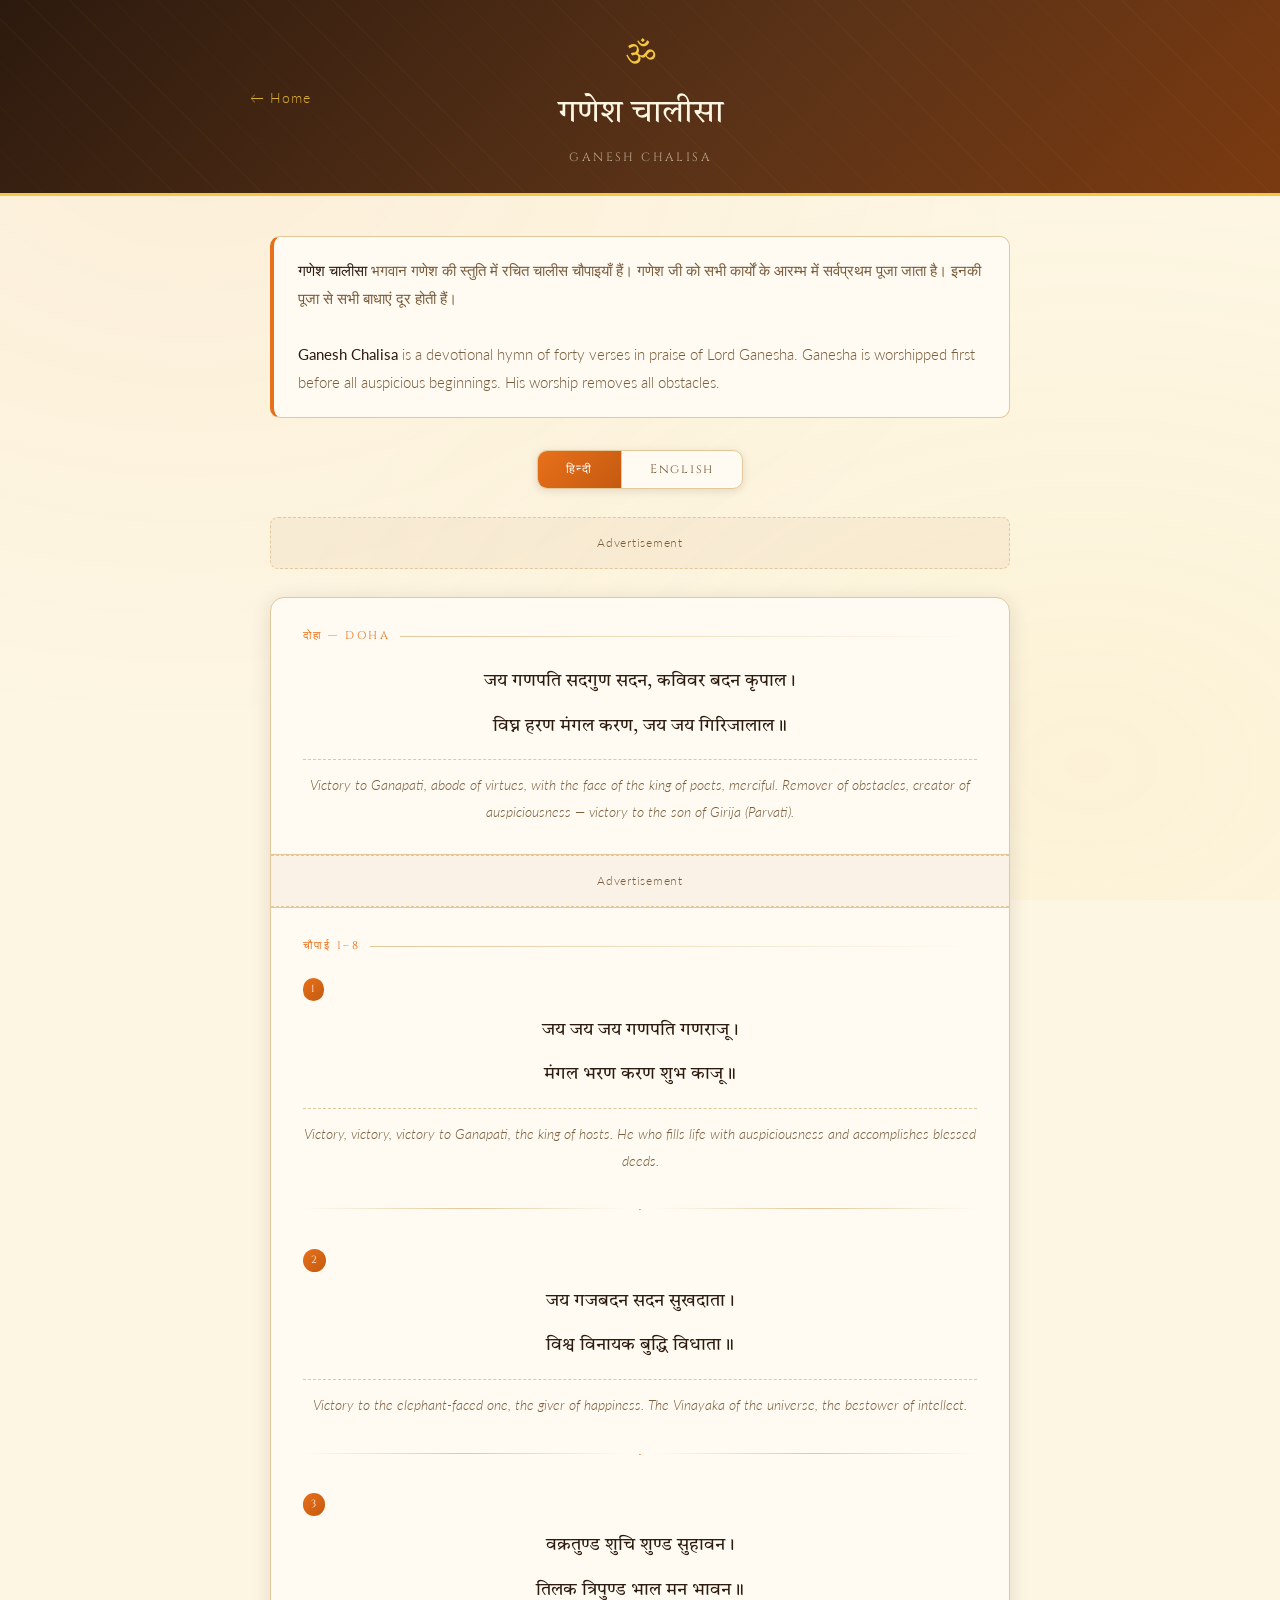
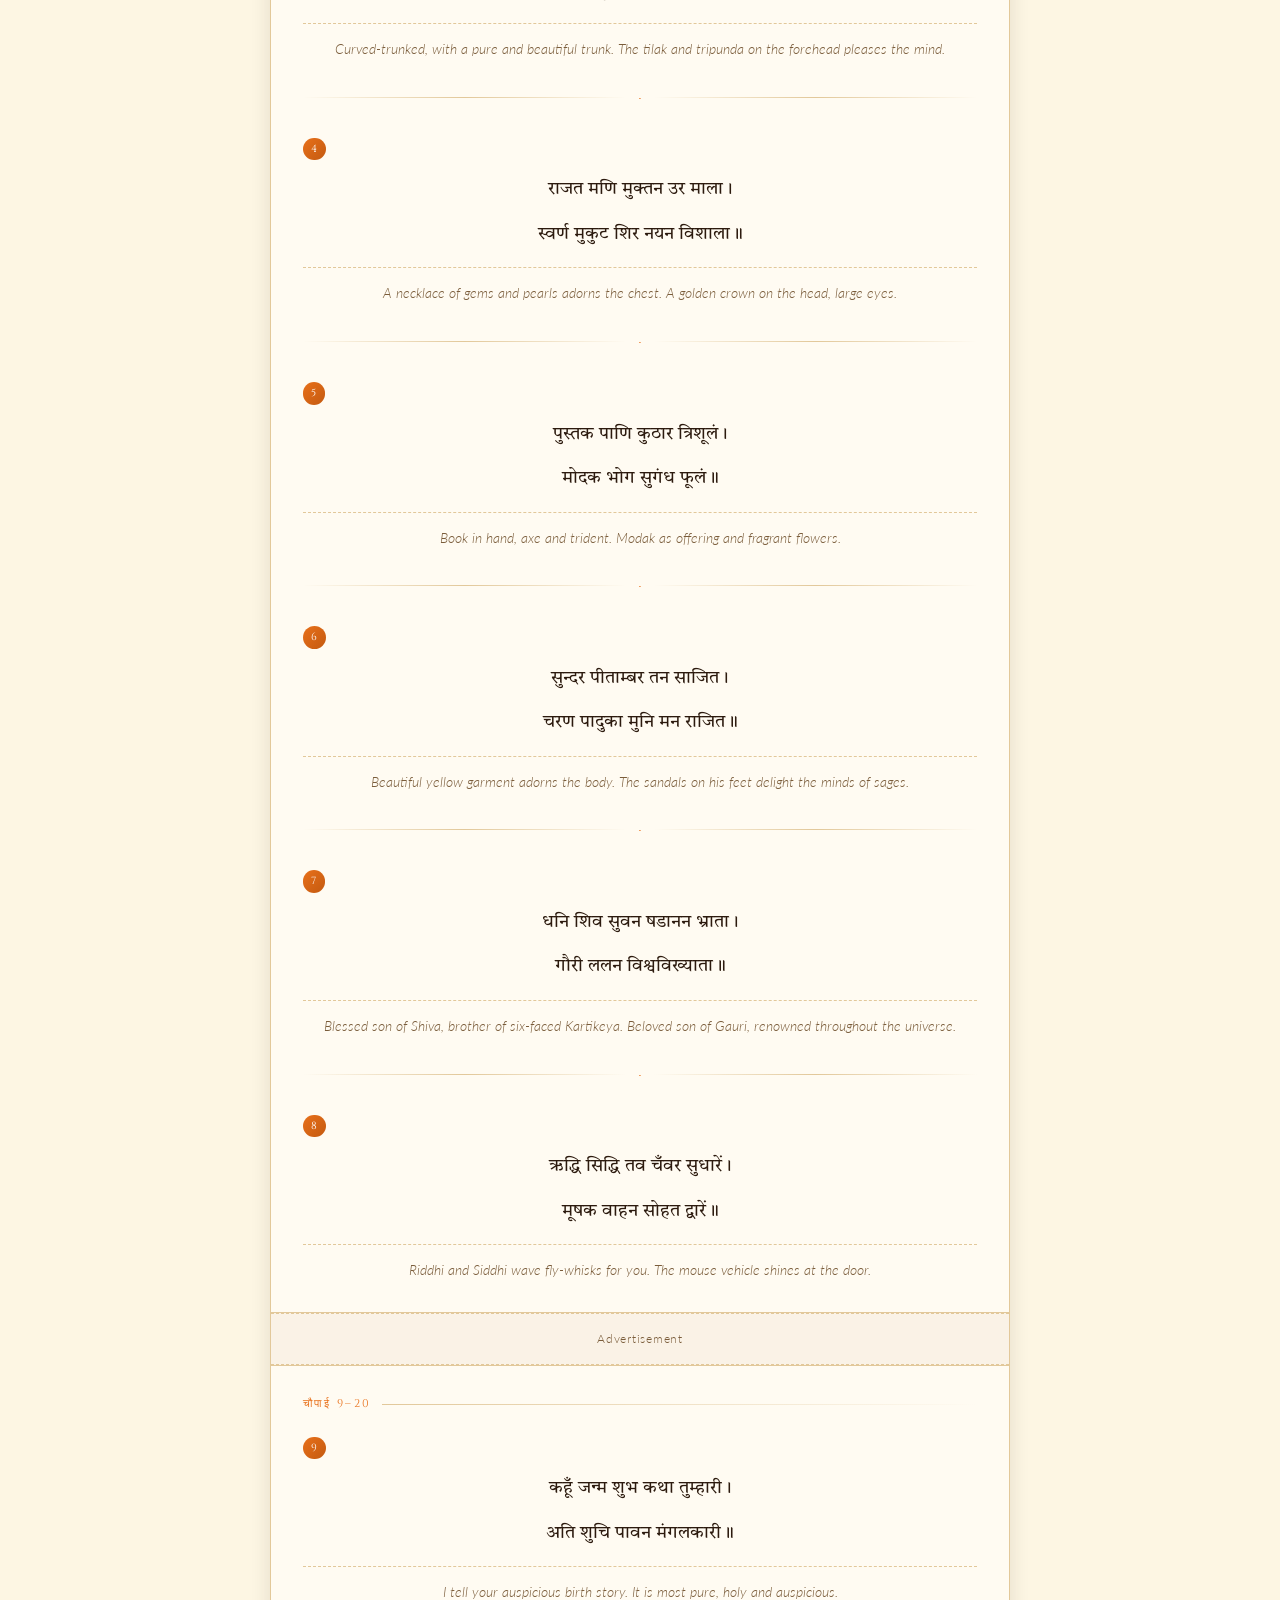
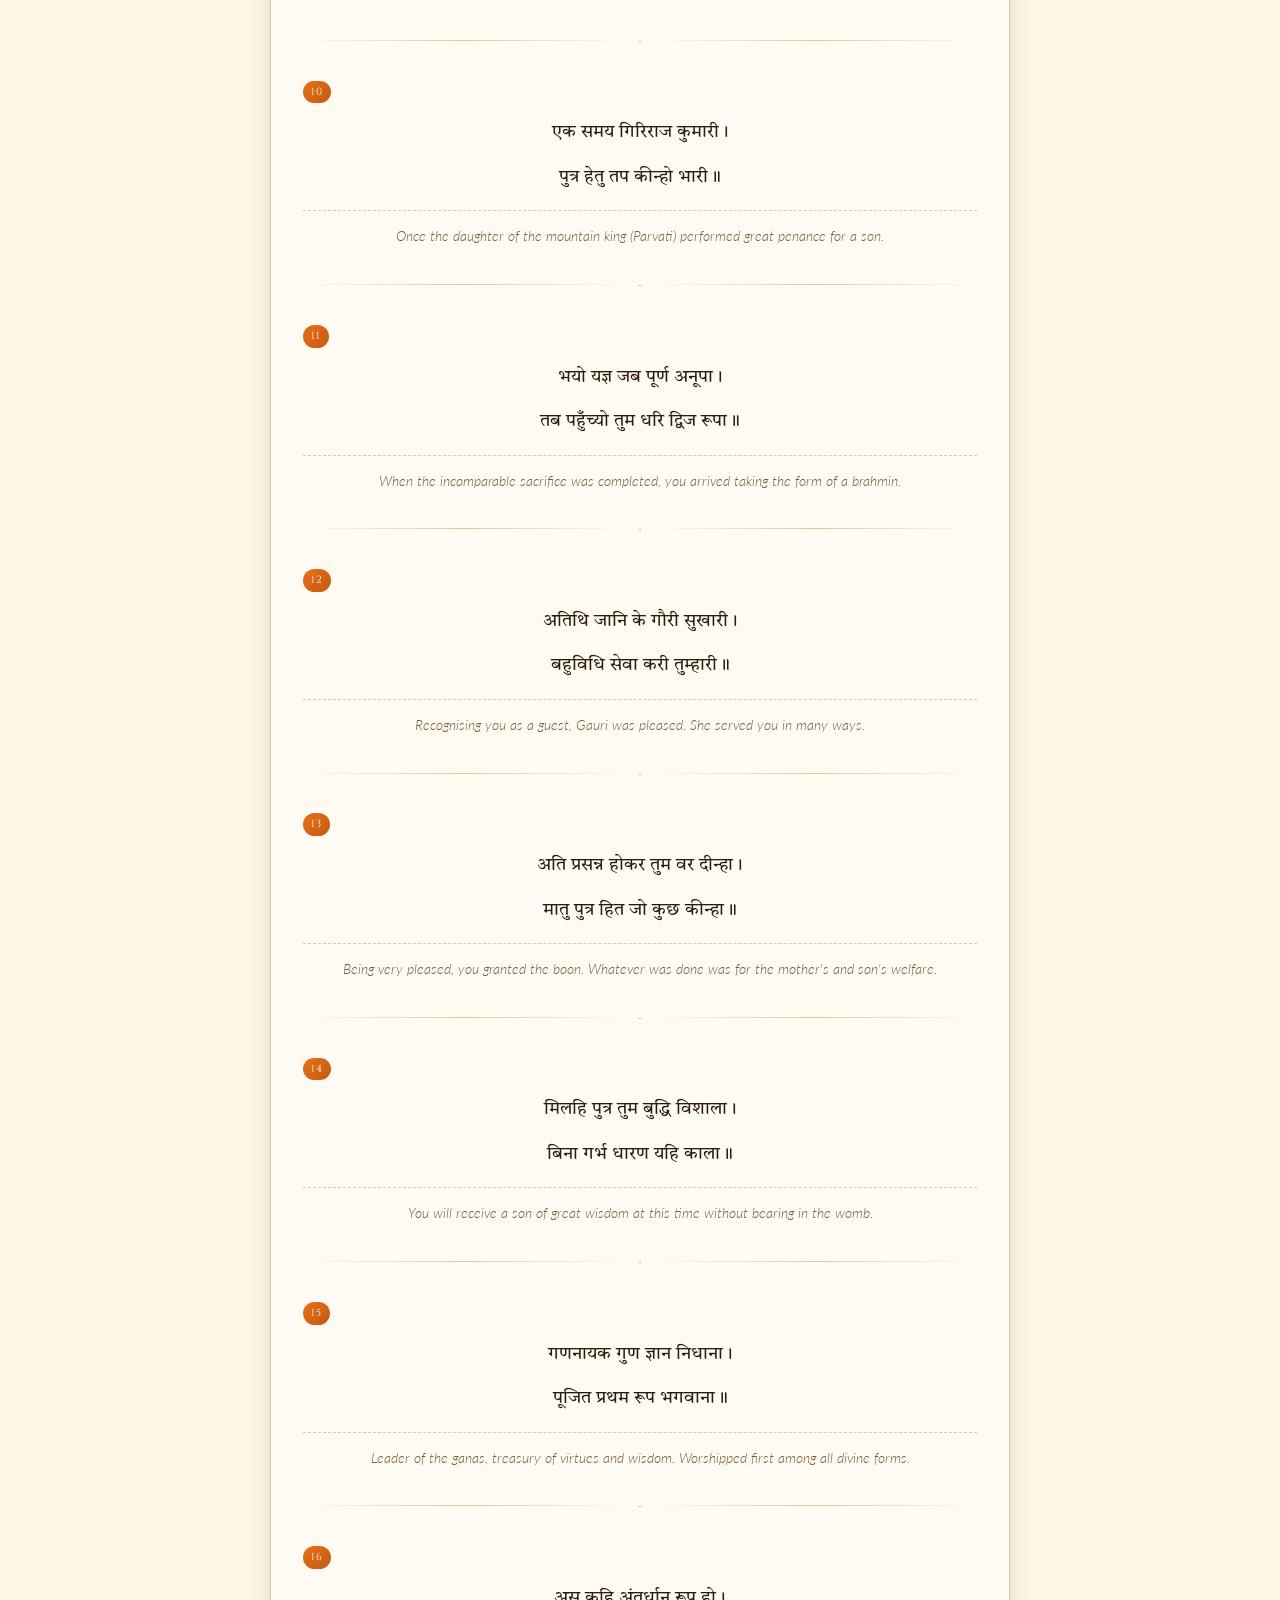
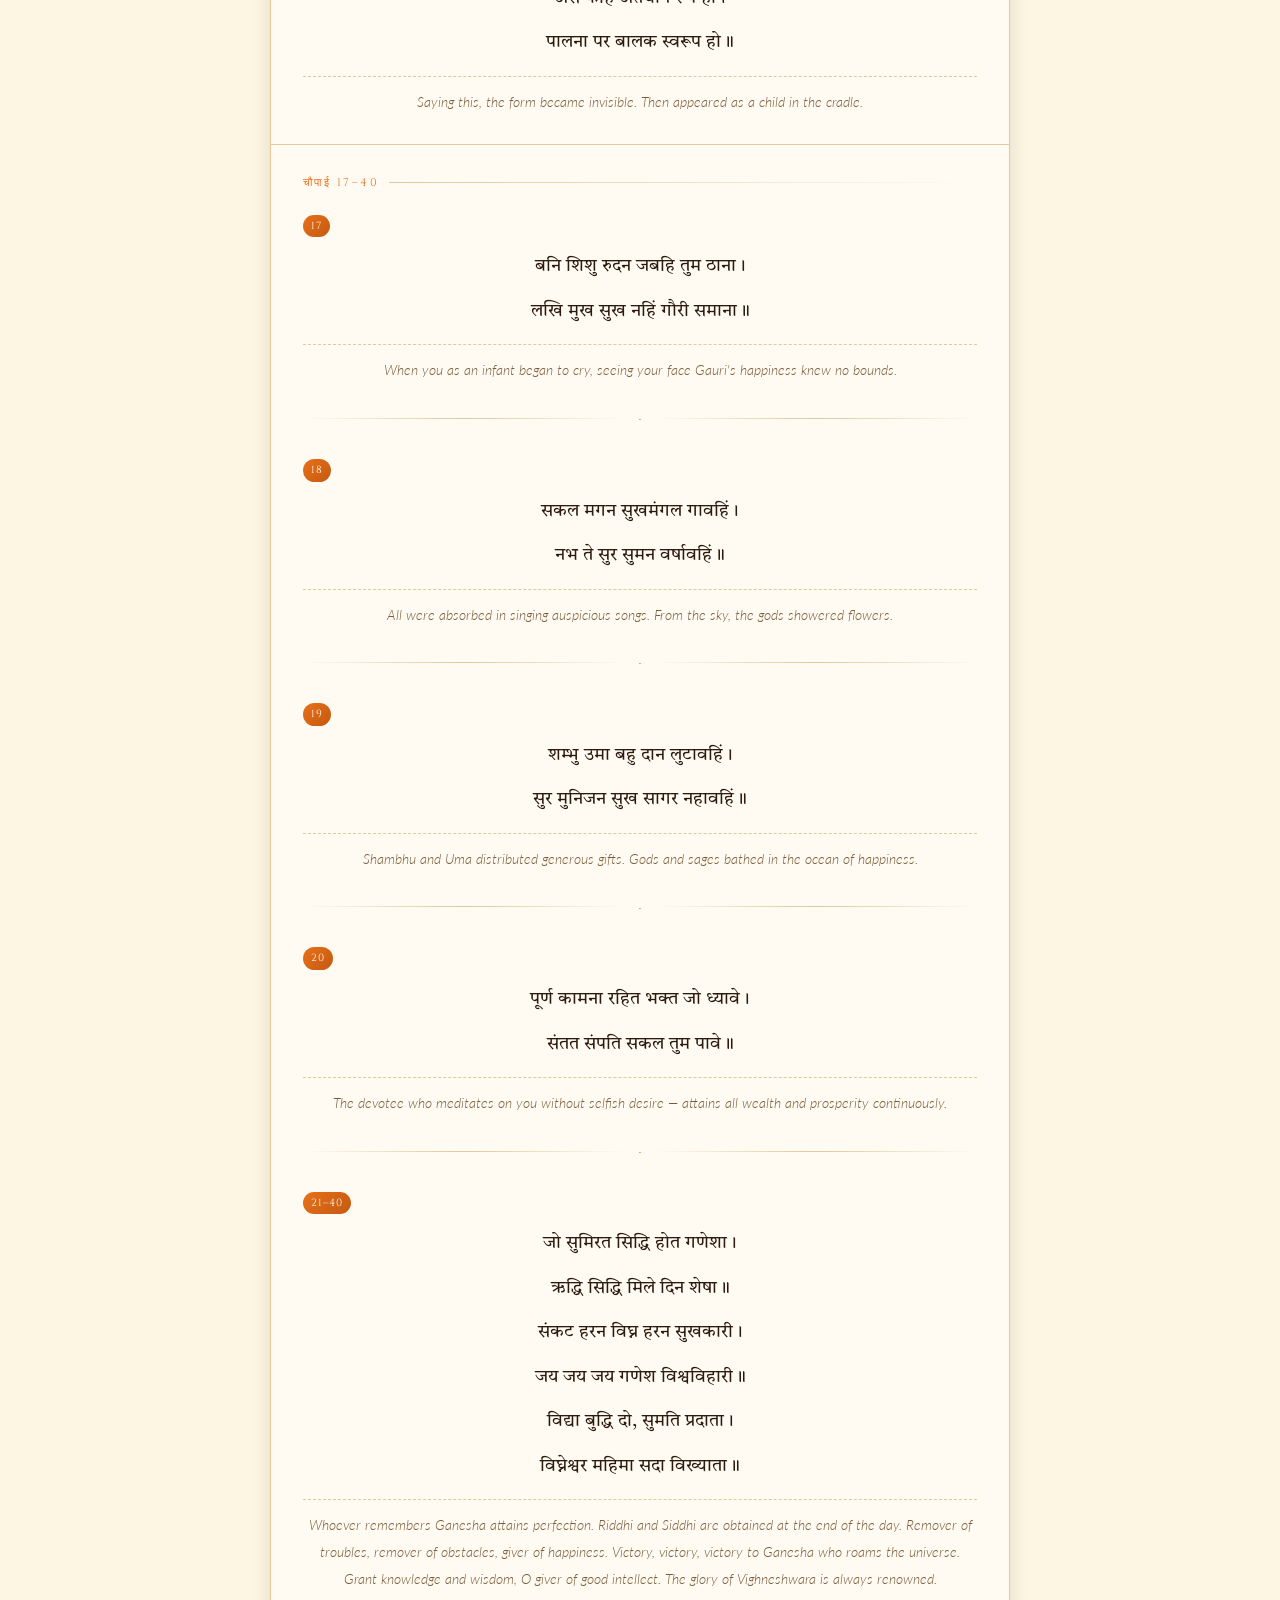
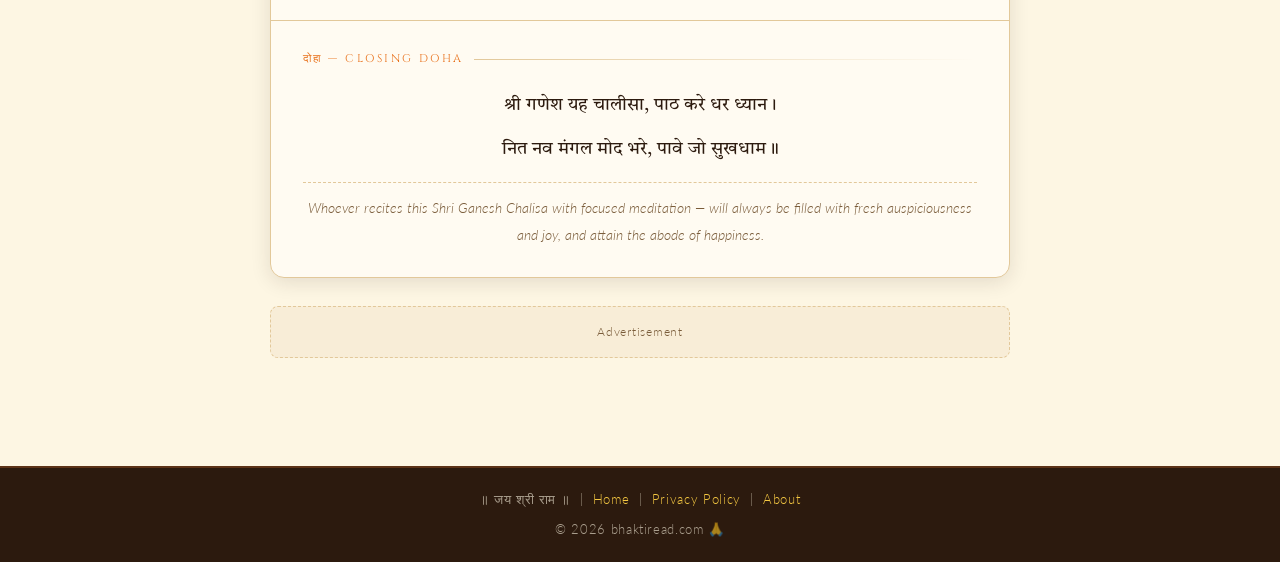
<file: ganesh-chalisa.html>
<!DOCTYPE html>
<html lang="hi">
<head>
  <!-- Google tag (gtag.js) -->
  <script async src="https://www.googletagmanager.com/gtag/js?id=G-GEMNJPCZ11"></script>
  <script>
    window.dataLayer = window.dataLayer || [];
    function gtag(){dataLayer.push(arguments);}
    gtag('js', new Date());

    gtag('config', 'G-GEMNJPCZ11');
  </script>
  <link rel="sitemap" type="application/xml" href="/sitemap.xml">
  <meta charset="UTF-8" />
  <meta name="viewport" content="width=device-width, initial-scale=1.0" />
  <title>गणेश चालीसा - Ganesh Chalisa in Hindi & English | BhaktiRead.in</title>
  <link rel="icon" type="image/x-icon" href="bhaktiread_tab_logo_favicon.png">
  <meta name="description" content="Read complete Ganesh Chalisa in Hindi (Devanagari) and Roman (English) script with meaning. गणेश चालीसा हिंदी और रोमन में।" />
  <meta name="keywords" content="ganesh chalisa, गणेश चालीसा, ganesh chalisa in hindi, ganesh chalisa roman script" />
  <link rel="stylesheet" href="chalisa.css" />
</head>
<body>

<header>
  <div class="header-inner">
    <a href="index.html" class="back-link">← Home</a>
    <div class="header-titles">
      <span class="header-om">ॐ</span>
      <h1>गणेश चालीसा</h1>
      <p class="subtitle">GANESH CHALISA</p>
    </div>
    <div style="width:60px"></div>
  </div>
</header>

<main>

  <div class="intro-box">
    <strong>गणेश चालीसा</strong> भगवान गणेश की स्तुति में रचित चालीस चौपाइयाँ हैं। गणेश जी को सभी कार्यों के आरम्भ में सर्वप्रथम पूजा जाता है। इनकी पूजा से सभी बाधाएं दूर होती हैं।<br><br>
    <strong>Ganesh Chalisa</strong> is a devotional hymn of forty verses in praise of Lord Ganesha. Ganesha is worshipped first before all auspicious beginnings. His worship removes all obstacles.
  </div>

  <div class="toggle-bar">
    <button class="toggle-btn active" id="btn-hindi">हिन्दी</button>
    <button class="toggle-btn" id="btn-roman">English</button>
  </div>

  <div class="ad-unit">Advertisement</div>

  <div class="chalisa-container">

    <div class="chalisa-section">
      <div class="section-label">दोहा — Doha</div>
      <div class="hindi-text"><p>जय गणपति सदगुण सदन, कविवर बदन कृपाल।</p><p>विघ्न हरण मंगल करण, जय जय गिरिजालाल॥</p></div>
      <div class="roman-text"><p>Jai Ganapati Sadgun Sadan, Kavivar Badan Kripal.</p><p>Vighna Haran Mangal Karan, Jai Jai Girijal.</p></div>
      <div class="meaning-text">Victory to Ganapati, abode of virtues, with the face of the king of poets, merciful. Remover of obstacles, creator of auspiciousness — victory to the son of Girija (Parvati).</div>
    </div>

    <div class="chalisa-section" style="padding:0;"><div class="ad-unit" style="margin:0;border-radius:0;border-left:none;border-right:none;">Advertisement</div></div>

    <div class="chalisa-section">
      <div class="section-label">चौपाई 1–8</div>

      <span class="chaupai-num">1</span>
      <div class="hindi-text"><p>जय जय जय गणपति गणराजू।</p><p>मंगल भरण करण शुभ काजू॥</p></div>
      <div class="roman-text"><p>Jai Jai Jai Ganapati Ganraju.</p><p>Mangal Bharan Karan Shubh Kaju.</p></div>
      <div class="meaning-text">Victory, victory, victory to Ganapati, the king of hosts. He who fills life with auspiciousness and accomplishes blessed deeds.</div>
      <div class="divider"><span>·</span></div>

      <span class="chaupai-num">2</span>
      <div class="hindi-text"><p>जय गजबदन सदन सुखदाता।</p><p>विश्व विनायक बुद्धि विधाता॥</p></div>
      <div class="roman-text"><p>Jai Gajbadan Sadan Sukhdaata.</p><p>Vishwa Vinayak Buddhi Vidhata.</p></div>
      <div class="meaning-text">Victory to the elephant-faced one, the giver of happiness. The Vinayaka of the universe, the bestower of intellect.</div>
      <div class="divider"><span>·</span></div>

      <span class="chaupai-num">3</span>
      <div class="hindi-text"><p>वक्रतुण्ड शुचि शुण्ड सुहावन।</p><p>तिलक त्रिपुण्ड भाल मन भावन॥</p></div>
      <div class="roman-text"><p>Vakratund Shuchi Shund Suhavan.</p><p>Tilak Tripund Bhal Man Bhavan.</p></div>
      <div class="meaning-text">Curved-trunked, with a pure and beautiful trunk. The tilak and tripunda on the forehead pleases the mind.</div>
      <div class="divider"><span>·</span></div>

      <span class="chaupai-num">4</span>
      <div class="hindi-text"><p>राजत मणि मुक्तन उर माला।</p><p>स्वर्ण मुकुट शिर नयन विशाला॥</p></div>
      <div class="roman-text"><p>Rajat Mani Muktan Ur Mala.</p><p>Swarna Mukut Shir Nayan Vishala.</p></div>
      <div class="meaning-text">A necklace of gems and pearls adorns the chest. A golden crown on the head, large eyes.</div>
      <div class="divider"><span>·</span></div>

      <span class="chaupai-num">5</span>
      <div class="hindi-text"><p>पुस्तक पाणि कुठार त्रिशूलं।</p><p>मोदक भोग सुगंध फूलं॥</p></div>
      <div class="roman-text"><p>Pustak Pani Kuthar Trishulam.</p><p>Modak Bhog Sugandh Phulam.</p></div>
      <div class="meaning-text">Book in hand, axe and trident. Modak as offering and fragrant flowers.</div>
      <div class="divider"><span>·</span></div>

      <span class="chaupai-num">6</span>
      <div class="hindi-text"><p>सुन्दर पीताम्बर तन साजित।</p><p>चरण पादुका मुनि मन राजित॥</p></div>
      <div class="roman-text"><p>Sundar Pitambar Tan Sajit.</p><p>Charan Paduka Muni Man Rajit.</p></div>
      <div class="meaning-text">Beautiful yellow garment adorns the body. The sandals on his feet delight the minds of sages.</div>
      <div class="divider"><span>·</span></div>

      <span class="chaupai-num">7</span>
      <div class="hindi-text"><p>धनि शिव सुवन षडानन भ्राता।</p><p>गौरी ललन विश्वविख्याता॥</p></div>
      <div class="roman-text"><p>Dhani Shiv Suvan Shadanan Bhrata.</p><p>Gauri Lalan Vishvavikhyata.</p></div>
      <div class="meaning-text">Blessed son of Shiva, brother of six-faced Kartikeya. Beloved son of Gauri, renowned throughout the universe.</div>
      <div class="divider"><span>·</span></div>

      <span class="chaupai-num">8</span>
      <div class="hindi-text"><p>ऋद्धि सिद्धि तव चँवर सुधारें।</p><p>मूषक वाहन सोहत द्वारें॥</p></div>
      <div class="roman-text"><p>Riddhi Siddhi Tav Chanvar Sudhare.</p><p>Mushak Vahan Sohat Dvare.</p></div>
      <div class="meaning-text">Riddhi and Siddhi wave fly-whisks for you. The mouse vehicle shines at the door.</div>
    </div>

    <div class="chalisa-section" style="padding:0;"><div class="ad-unit" style="margin:0;border-radius:0;border-left:none;border-right:none;">Advertisement</div></div>

    <div class="chalisa-section">
      <div class="section-label">चौपाई 9–20</div>

      <span class="chaupai-num">9</span>
      <div class="hindi-text"><p>कहूँ जन्म शुभ कथा तुम्हारी।</p><p>अति शुचि पावन मंगलकारी॥</p></div>
      <div class="roman-text"><p>Kahun Janam Shubh Katha Tumhari.</p><p>Ati Shuchi Pavan Mangalkari.</p></div>
      <div class="meaning-text">I tell your auspicious birth story. It is most pure, holy and auspicious.</div>
      <div class="divider"><span>·</span></div>

      <span class="chaupai-num">10</span>
      <div class="hindi-text"><p>एक समय गिरिराज कुमारी।</p><p>पुत्र हेतु तप कीन्हो भारी॥</p></div>
      <div class="roman-text"><p>Ek Samay Giriraja Kumari.</p><p>Putra Hetu Tap Kinhu Bhari.</p></div>
      <div class="meaning-text">Once the daughter of the mountain king (Parvati) performed great penance for a son.</div>
      <div class="divider"><span>·</span></div>

      <span class="chaupai-num">11</span>
      <div class="hindi-text"><p>भयो यज्ञ जब पूर्ण अनूपा।</p><p>तब पहुँच्यो तुम धरि द्विज रूपा॥</p></div>
      <div class="roman-text"><p>Bhayo Yagya Jab Purn Anupa.</p><p>Tab Pahunchyo Tum Dhari Dvij Rupa.</p></div>
      <div class="meaning-text">When the incomparable sacrifice was completed, you arrived taking the form of a brahmin.</div>
      <div class="divider"><span>·</span></div>

      <span class="chaupai-num">12</span>
      <div class="hindi-text"><p>अतिथि जानि के गौरी सुखारी।</p><p>बहुविधि सेवा करी तुम्हारी॥</p></div>
      <div class="roman-text"><p>Atithi Jani Ke Gauri Sukhari.</p><p>Bahuvidi Seva Kari Tumhari.</p></div>
      <div class="meaning-text">Recognising you as a guest, Gauri was pleased. She served you in many ways.</div>
      <div class="divider"><span>·</span></div>

      <span class="chaupai-num">13</span>
      <div class="hindi-text"><p>अति प्रसन्न होकर तुम वर दीन्हा।</p><p>मातु पुत्र हित जो कुछ कीन्हा॥</p></div>
      <div class="roman-text"><p>Ati Prasann Hokar Tum Var Dinha.</p><p>Matu Putra Hit Jo Kuchh Kinha.</p></div>
      <div class="meaning-text">Being very pleased, you granted the boon. Whatever was done was for the mother's and son's welfare.</div>
      <div class="divider"><span>·</span></div>

      <span class="chaupai-num">14</span>
      <div class="hindi-text"><p>मिलहि पुत्र तुम बुद्धि विशाला।</p><p>बिना गर्भ धारण यहि काला॥</p></div>
      <div class="roman-text"><p>Milahi Putra Tum Buddhi Vishala.</p><p>Bina Garbha Dharan Yahi Kala.</p></div>
      <div class="meaning-text">You will receive a son of great wisdom at this time without bearing in the womb.</div>
      <div class="divider"><span>·</span></div>

      <span class="chaupai-num">15</span>
      <div class="hindi-text"><p>गणनायक गुण ज्ञान निधाना।</p><p>पूजित प्रथम रूप भगवाना॥</p></div>
      <div class="roman-text"><p>Gananayak Gun Gyan Nidhana.</p><p>Pujit Pratham Roop Bhagvana.</p></div>
      <div class="meaning-text">Leader of the ganas, treasury of virtues and wisdom. Worshipped first among all divine forms.</div>
      <div class="divider"><span>·</span></div>

      <span class="chaupai-num">16</span>
      <div class="hindi-text"><p>अस कहि अंतर्धान रूप हो।</p><p>पालना पर बालक स्वरूप हो॥</p></div>
      <div class="roman-text"><p>As Kahi Antardhaan Roop Ho.</p><p>Palna Par Balak Swaroop Ho.</p></div>
      <div class="meaning-text">Saying this, the form became invisible. Then appeared as a child in the cradle.</div>
    </div>

    <div class="chalisa-section">
      <div class="section-label">चौपाई 17–40</div>

      <span class="chaupai-num">17</span>
      <div class="hindi-text"><p>बनि शिशु रुदन जबहि तुम ठाना।</p><p>लखि मुख सुख नहिं गौरी समाना॥</p></div>
      <div class="roman-text"><p>Bani Shishu Rudan Jabahi Tum Thana.</p><p>Lakhi Mukh Sukh Nahin Gauri Samana.</p></div>
      <div class="meaning-text">When you as an infant began to cry, seeing your face Gauri's happiness knew no bounds.</div>
      <div class="divider"><span>·</span></div>

      <span class="chaupai-num">18</span>
      <div class="hindi-text"><p>सकल मगन सुखमंगल गावहिं।</p><p>नभ ते सुर सुमन वर्षावहिं॥</p></div>
      <div class="roman-text"><p>Sakal Magan Sukhmangal Gavahi.</p><p>Nabh Te Sur Suman Varshavahi.</p></div>
      <div class="meaning-text">All were absorbed in singing auspicious songs. From the sky, the gods showered flowers.</div>
      <div class="divider"><span>·</span></div>

      <span class="chaupai-num">19</span>
      <div class="hindi-text"><p>शम्भु उमा बहु दान लुटावहिं।</p><p>सुर मुनिजन सुख सागर नहावहिं॥</p></div>
      <div class="roman-text"><p>Shambhu Uma Bahu Dan Lutavahi.</p><p>Sur Munijan Sukh Sagar Nahavahi.</p></div>
      <div class="meaning-text">Shambhu and Uma distributed generous gifts. Gods and sages bathed in the ocean of happiness.</div>
      <div class="divider"><span>·</span></div>

      <span class="chaupai-num">20</span>
      <div class="hindi-text"><p>पूर्ण कामना रहित भक्त जो ध्यावे।</p><p>संतत संपति सकल तुम पावे॥</p></div>
      <div class="roman-text"><p>Purna Kamna Rahit Bhakt Jo Dhyave.</p><p>Santat Sampati Sakal Tum Pave.</p></div>
      <div class="meaning-text">The devotee who meditates on you without selfish desire — attains all wealth and prosperity continuously.</div>
      <div class="divider"><span>·</span></div>

      <span class="chaupai-num">21–40</span>
      <div class="hindi-text"><p>जो सुमिरत सिद्धि होत गणेशा।</p><p>ऋद्धि सिद्धि मिले दिन शेषा॥</p><p>संकट हरन विघ्न हरन सुखकारी।</p><p>जय जय जय गणेश विश्वविहारी॥</p><p>विद्या बुद्धि दो, सुमति प्रदाता।</p><p>विघ्नेश्वर महिमा सदा विख्याता॥</p></div>
      <div class="roman-text"><p>Jo Sumarat Siddhi Hot Ganesh.</p><p>Riddhi Siddhi Mile Din Shesh.</p><p>Sankat Haran Vighna Haran Sukhkari.</p><p>Jai Jai Jai Ganesh Vishvavhari.</p><p>Vidya Buddhi Do, Sumati Pradata.</p><p>Vighneshwar Mahima Sada Vikhyata.</p></div>
      <div class="meaning-text">Whoever remembers Ganesha attains perfection. Riddhi and Siddhi are obtained at the end of the day. Remover of troubles, remover of obstacles, giver of happiness. Victory, victory, victory to Ganesha who roams the universe. Grant knowledge and wisdom, O giver of good intellect. The glory of Vighneshwara is always renowned.</div>
    </div>

    <div class="chalisa-section">
      <div class="section-label">दोहा — Closing Doha</div>
      <div class="hindi-text"><p>श्री गणेश यह चालीसा, पाठ करे धर ध्यान।</p><p>नित नव मंगल मोद भरे, पावे जो सुखधाम॥</p></div>
      <div class="roman-text"><p>Shri Ganesh Yeh Chalisa, Path Kare Dhar Dhyan.</p><p>Nit Nav Mangal Mod Bhare, Pave Jo Sukhdham.</p></div>
      <div class="meaning-text">Whoever recites this Shri Ganesh Chalisa with focused meditation — will always be filled with fresh auspiciousness and joy, and attain the abode of happiness.</div>
    </div>

  </div>

  <div class="ad-unit">Advertisement</div>

</main>

  <!-- ── FOOTER ── -->
<footer>
  <!-- <p>॥ जय श्री राम ॥ &nbsp;|&nbsp; <a href="index.html">Home</a> &nbsp;|&nbsp; <a href="privacy.html">Privacy Policy</a> &nbsp;|&nbsp; <a href="about.html">About</a> &nbsp;|&nbsp; <a href="contact.html">Contact</a></p> -->
  <p>॥ जय श्री राम ॥ &nbsp;|&nbsp; <a href="index.html">Home</a> &nbsp;|&nbsp; <a href="privacy.html">Privacy Policy</a> &nbsp;|&nbsp; <a href="about.html">About</a></p>
  <p style="margin-top:6px;">© 2026 bhaktiread.com 🙏</p>
</footer>

<script src="chalisa-toggle.js"></script>
</body>
</html>
</file>
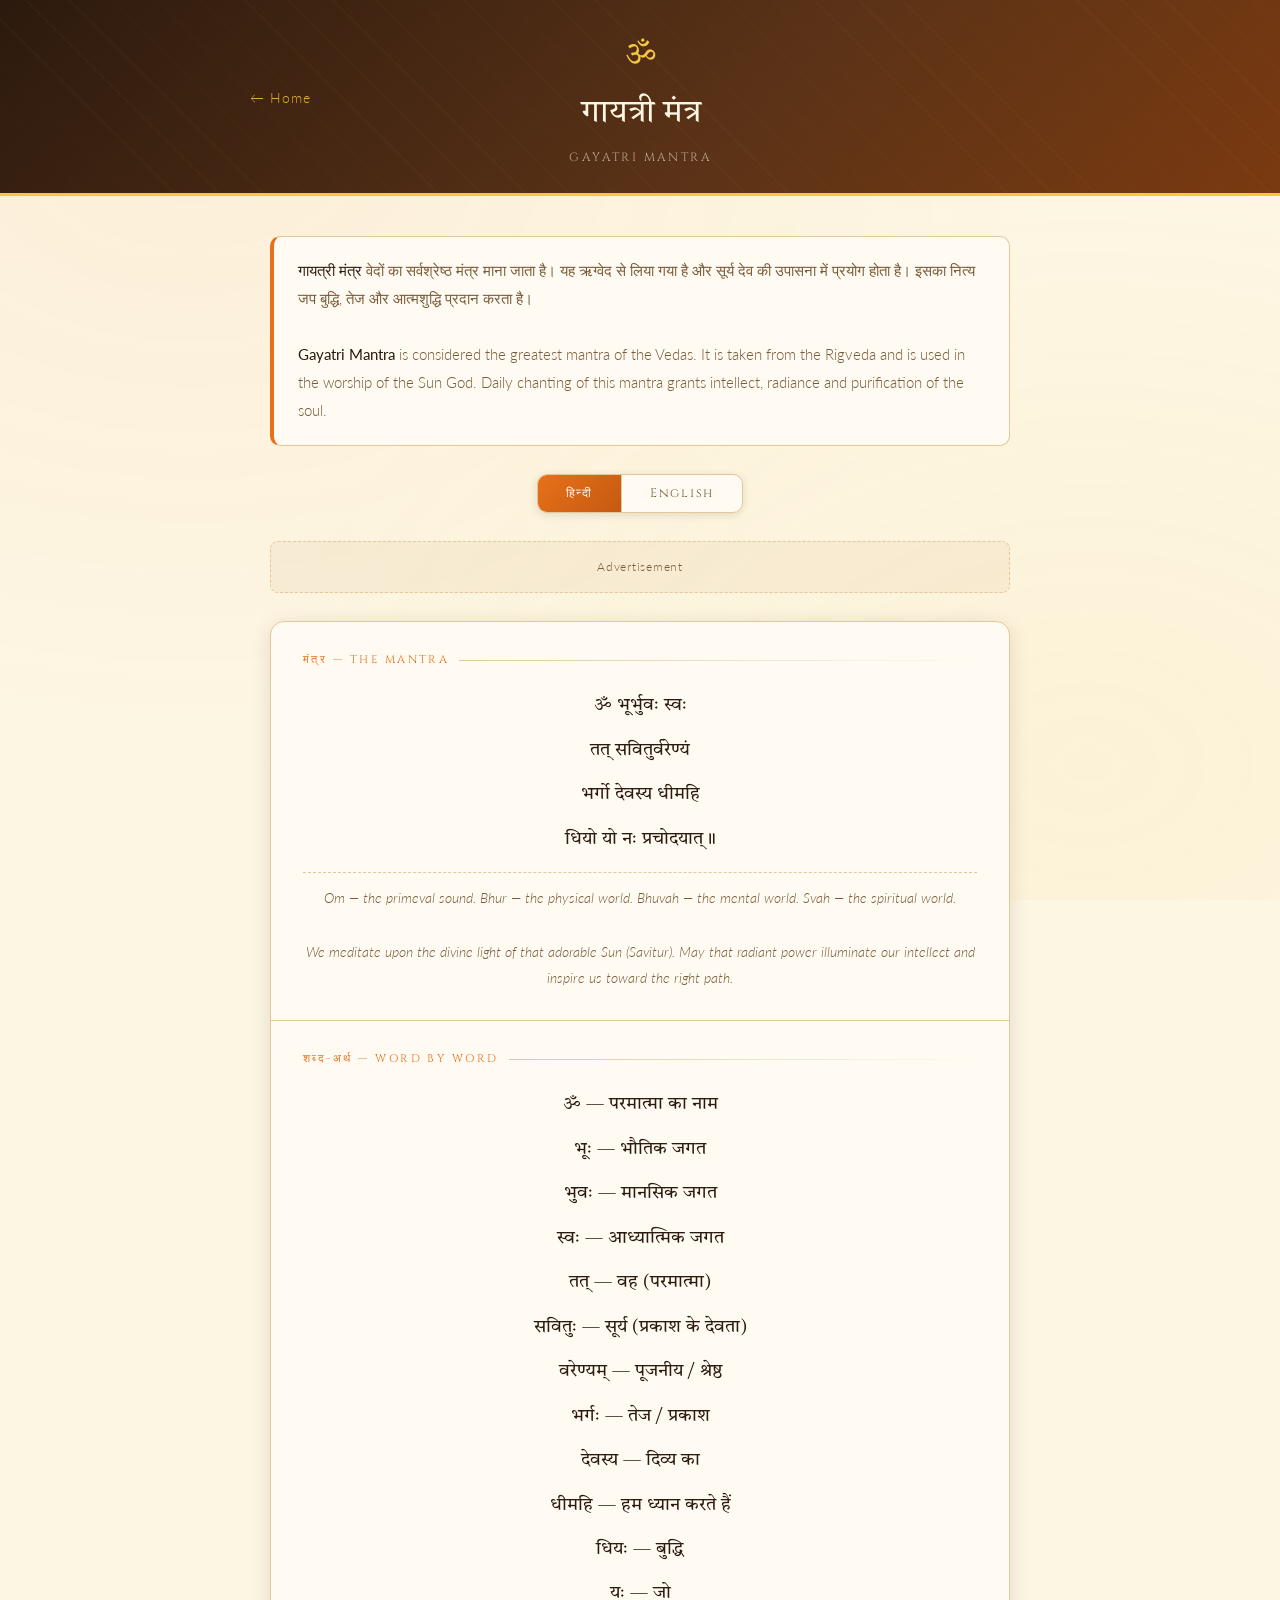
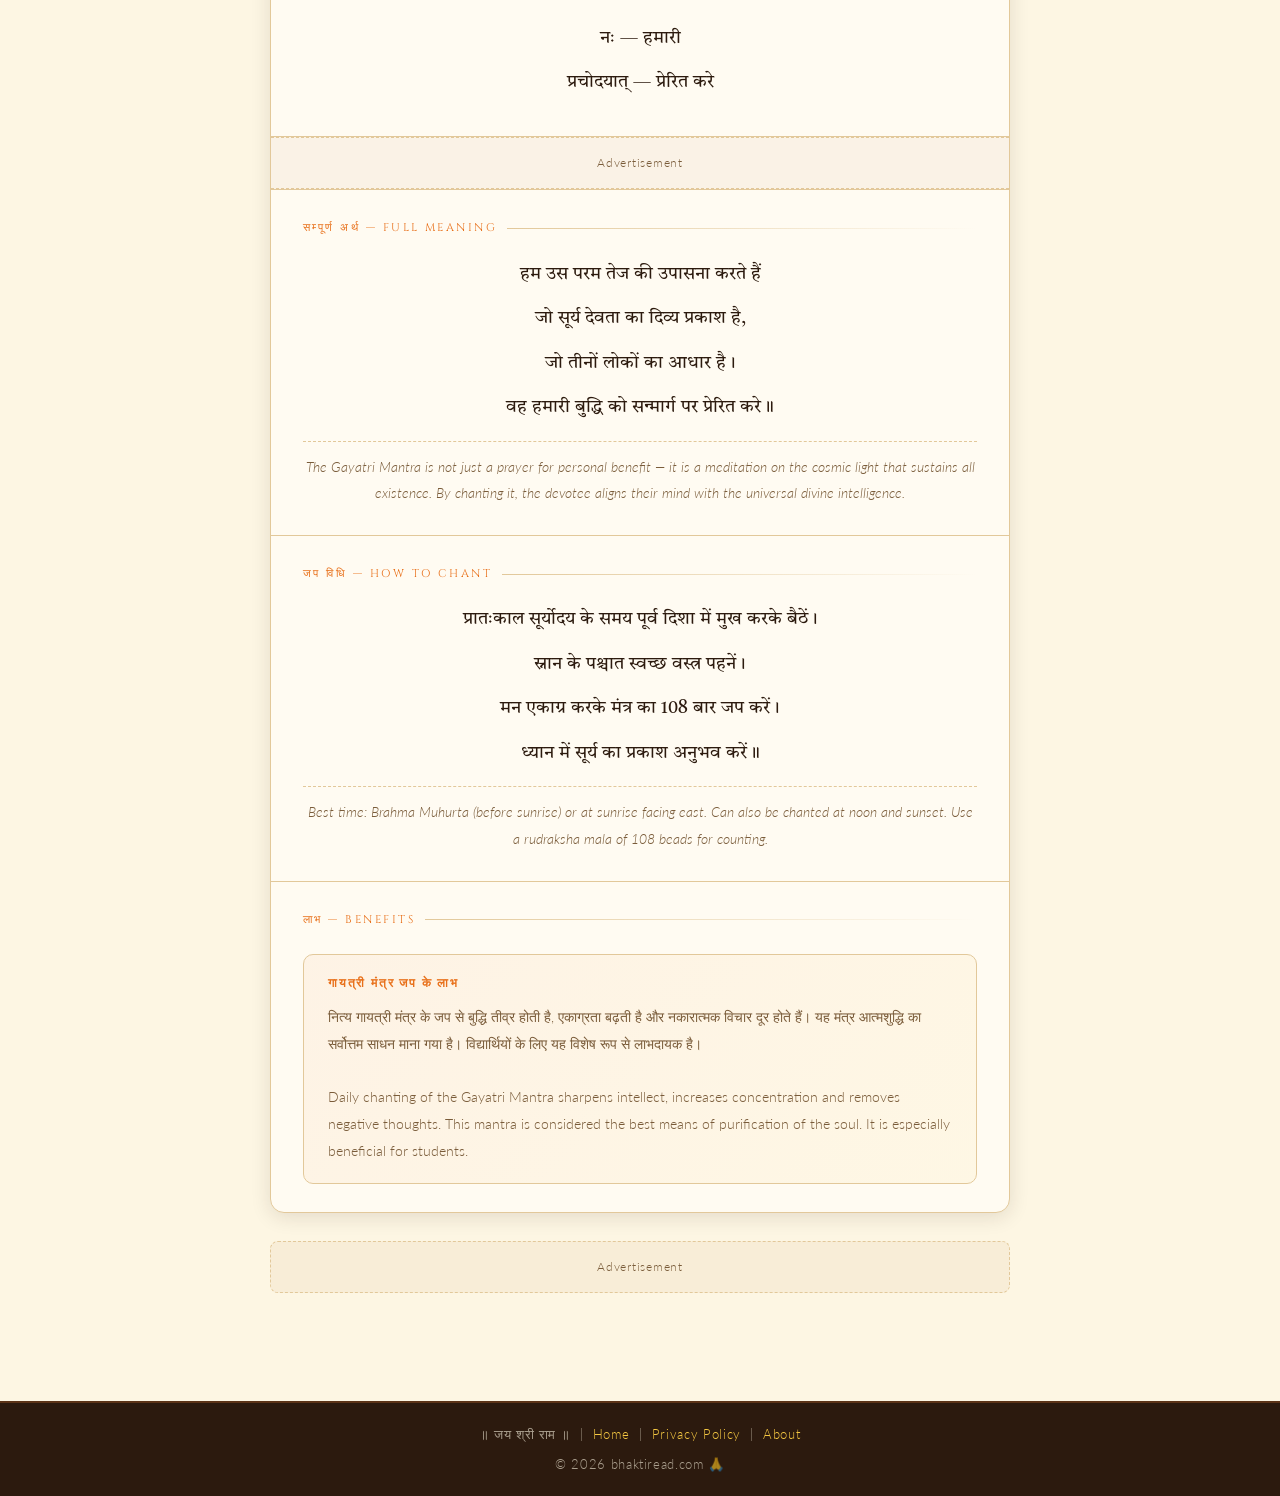
<file: gayatri-mantra.html>
<!DOCTYPE html>
<html lang="hi">
<head>
    <!-- Google tag (gtag.js) -->
  <script async src="https://www.googletagmanager.com/gtag/js?id=G-GEMNJPCZ11"></script>
  <script>
    window.dataLayer = window.dataLayer || [];
    function gtag(){dataLayer.push(arguments);}
    gtag('js', new Date());

    gtag('config', 'G-GEMNJPCZ11');
  </script>
  <link rel="sitemap" type="application/xml" href="/sitemap.xml">
  <meta charset="UTF-8" />
  <meta name="viewport" content="width=device-width, initial-scale=1.0" />
  <title>गायत्री मंत्र - Gayatri Mantra in Hindi & English | BhaktiRead.in</title>
  <link rel="icon" type="image/x-icon" href="bhaktiread_tab_logo_favicon.png">
  <meta name="description" content="Read Gayatri Mantra in Hindi (Devanagari) and Roman script with full meaning. गायत्री मंत्र हिंदी और रोमन में अर्थ सहित।" />
  <meta name="keywords" content="gayatri mantra, गायत्री मंत्र, gayatri mantra in hindi, gayatri mantra meaning, gayatri mantra roman" />
  <link rel="stylesheet" href="mantra-aarti.css" />
</head>
<body>

<header>
  <div class="header-inner">
    <a href="index.html" class="back-link">← Home</a>
    <div class="header-titles">
      <span class="header-om">ॐ</span>
      <h1>गायत्री मंत्र</h1>
      <p class="subtitle">GAYATRI MANTRA</p>
    </div>
    <div style="width:60px"></div>
  </div>
</header>

<main>

  <div class="intro-box">
    <strong>गायत्री मंत्र</strong> वेदों का सर्वश्रेष्ठ मंत्र माना जाता है। यह ऋग्वेद से लिया गया है और सूर्य देव की उपासना में प्रयोग होता है। इसका नित्य जप बुद्धि, तेज और आत्मशुद्धि प्रदान करता है।<br><br>
    <strong>Gayatri Mantra</strong> is considered the greatest mantra of the Vedas. It is taken from the Rigveda and is used in the worship of the Sun God. Daily chanting of this mantra grants intellect, radiance and purification of the soul.
  </div>

  <div class="toggle-bar">
    <button class="toggle-btn active" id="btn-hindi">हिन्दी</button>
    <button class="toggle-btn" id="btn-roman">English</button>
  </div>

  <div class="ad-unit">Advertisement</div>

  <div class="content-container">

    <!-- THE MANTRA -->
    <div class="content-section">
      <div class="section-label">मंत्र — The Mantra</div>
      <div class="hindi-text">
        <p>ॐ भूर्भुवः स्वः</p>
        <p>तत् सवितुर्वरेण्यं</p>
        <p>भर्गो देवस्य धीमहि</p>
        <p>धियो यो नः प्रचोदयात्॥</p>
      </div>
      <div class="roman-text">
        <p>Om Bhur Bhuvah Svah</p>
        <p>Tat Savitur Varenyam</p>
        <p>Bhargo Devasya Dhimahi</p>
        <p>Dhiyo Yo Nah Prachodayat.</p>
      </div>
      <div class="meaning-text">
        Om — the primeval sound. Bhur — the physical world. Bhuvah — the mental world. Svah — the spiritual world.<br><br>
        We meditate upon the divine light of that adorable Sun (Savitur). May that radiant power illuminate our intellect and inspire us toward the right path.
      </div>
    </div>

    <!-- WORD BY WORD -->
    <div class="content-section">
      <div class="section-label">शब्द-अर्थ — Word by Word</div>
      <div class="hindi-text">
        <p>ॐ — परमात्मा का नाम</p>
        <p>भूः — भौतिक जगत</p>
        <p>भुवः — मानसिक जगत</p>
        <p>स्वः — आध्यात्मिक जगत</p>
        <p>तत् — वह (परमात्मा)</p>
        <p>सवितुः — सूर्य (प्रकाश के देवता)</p>
        <p>वरेण्यम् — पूजनीय / श्रेष्ठ</p>
        <p>भर्गः — तेज / प्रकाश</p>
        <p>देवस्य — दिव्य का</p>
        <p>धीमहि — हम ध्यान करते हैं</p>
        <p>धियः — बुद्धि</p>
        <p>यः — जो</p>
        <p>नः — हमारी</p>
        <p>प्रचोदयात् — प्रेरित करे</p>
      </div>
      <div class="roman-text">
        <p>Om — Name of the Supreme</p>
        <p>Bhur — Physical world</p>
        <p>Bhuvah — Mental world</p>
        <p>Svah — Spiritual world</p>
        <p>Tat — That (Supreme Being)</p>
        <p>Savituh — Of the Sun (deity of light)</p>
        <p>Varenyam — Worthy of worship / superior</p>
        <p>Bhargah — Radiance / divine light</p>
        <p>Devasya — Of the divine</p>
        <p>Dhimahi — We meditate upon</p>
        <p>Dhiyah — Intellect / understanding</p>
        <p>Yah — Who / which</p>
        <p>Nah — Our</p>
        <p>Prachodayat — May inspire / illumine</p>
      </div>
    </div>

    <div class="content-section" style="padding:0;"><div class="ad-unit" style="margin:0;border-radius:0;border-left:none;border-right:none;">Advertisement</div></div>

    <!-- FULL MEANING -->
    <div class="content-section">
      <div class="section-label">सम्पूर्ण अर्थ — Full Meaning</div>
      <div class="hindi-text">
        <p>हम उस परम तेज की उपासना करते हैं</p>
        <p>जो सूर्य देवता का दिव्य प्रकाश है,</p>
        <p>जो तीनों लोकों का आधार है।</p>
        <p>वह हमारी बुद्धि को सन्मार्ग पर प्रेरित करे॥</p>
      </div>
      <div class="roman-text">
        <p>We worship that supreme radiance</p>
        <p>which is the divine light of the Sun God,</p>
        <p>the foundation of all three worlds.</p>
        <p>May it inspire our intellect toward the right path.</p>
      </div>
      <div class="meaning-text">
        The Gayatri Mantra is not just a prayer for personal benefit — it is a meditation on the cosmic light that sustains all existence. By chanting it, the devotee aligns their mind with the universal divine intelligence.
      </div>
    </div>

    <!-- HOW TO CHANT -->
    <div class="content-section">
      <div class="section-label">जप विधि — How to Chant</div>
      <div class="hindi-text">
        <p>प्रातःकाल सूर्योदय के समय पूर्व दिशा में मुख करके बैठें।</p>
        <p>स्नान के पश्चात स्वच्छ वस्त्र पहनें।</p>
        <p>मन एकाग्र करके मंत्र का 108 बार जप करें।</p>
        <p>ध्यान में सूर्य का प्रकाश अनुभव करें॥</p>
      </div>
      <div class="roman-text">
        <p>Sit facing east at sunrise in the morning.</p>
        <p>Wear clean clothes after bathing.</p>
        <p>With a focused mind, chant the mantra 108 times.</p>
        <p>In meditation, experience the light of the Sun.</p>
      </div>
      <div class="meaning-text">
        Best time: Brahma Muhurta (before sunrise) or at sunrise facing east. Can also be chanted at noon and sunset. Use a rudraksha mala of 108 beads for counting.
      </div>
    </div>

    <!-- BENEFITS -->
    <div class="content-section">
      <div class="section-label">लाभ — Benefits</div>
      <div class="benefits-box">
        <h3>गायत्री मंत्र जप के लाभ</h3>
        <p>
          नित्य गायत्री मंत्र के जप से बुद्धि तीव्र होती है, एकाग्रता बढ़ती है और नकारात्मक विचार दूर होते हैं। यह मंत्र आत्मशुद्धि का सर्वोत्तम साधन माना गया है। विद्यार्थियों के लिए यह विशेष रूप से लाभदायक है।<br><br>
          Daily chanting of the Gayatri Mantra sharpens intellect, increases concentration and removes negative thoughts. This mantra is considered the best means of purification of the soul. It is especially beneficial for students.
        </p>
      </div>
    </div>

  </div>

  <div class="ad-unit">Advertisement</div>

</main>

  <!-- ── FOOTER ── -->
<footer>
  <!-- <p>॥ जय श्री राम ॥ &nbsp;|&nbsp; <a href="index.html">Home</a> &nbsp;|&nbsp; <a href="privacy.html">Privacy Policy</a> &nbsp;|&nbsp; <a href="about.html">About</a> &nbsp;|&nbsp; <a href="contact.html">Contact</a></p> -->
  <p>॥ जय श्री राम ॥ &nbsp;|&nbsp; <a href="index.html">Home</a> &nbsp;|&nbsp; <a href="privacy.html">Privacy Policy</a> &nbsp;|&nbsp; <a href="about.html">About</a></p>
  <p style="margin-top:6px;">© 2026 bhaktiread.com 🙏</p>
</footer>

<script src="chalisa-toggle.js"></script>
</body>
</html>
</file>
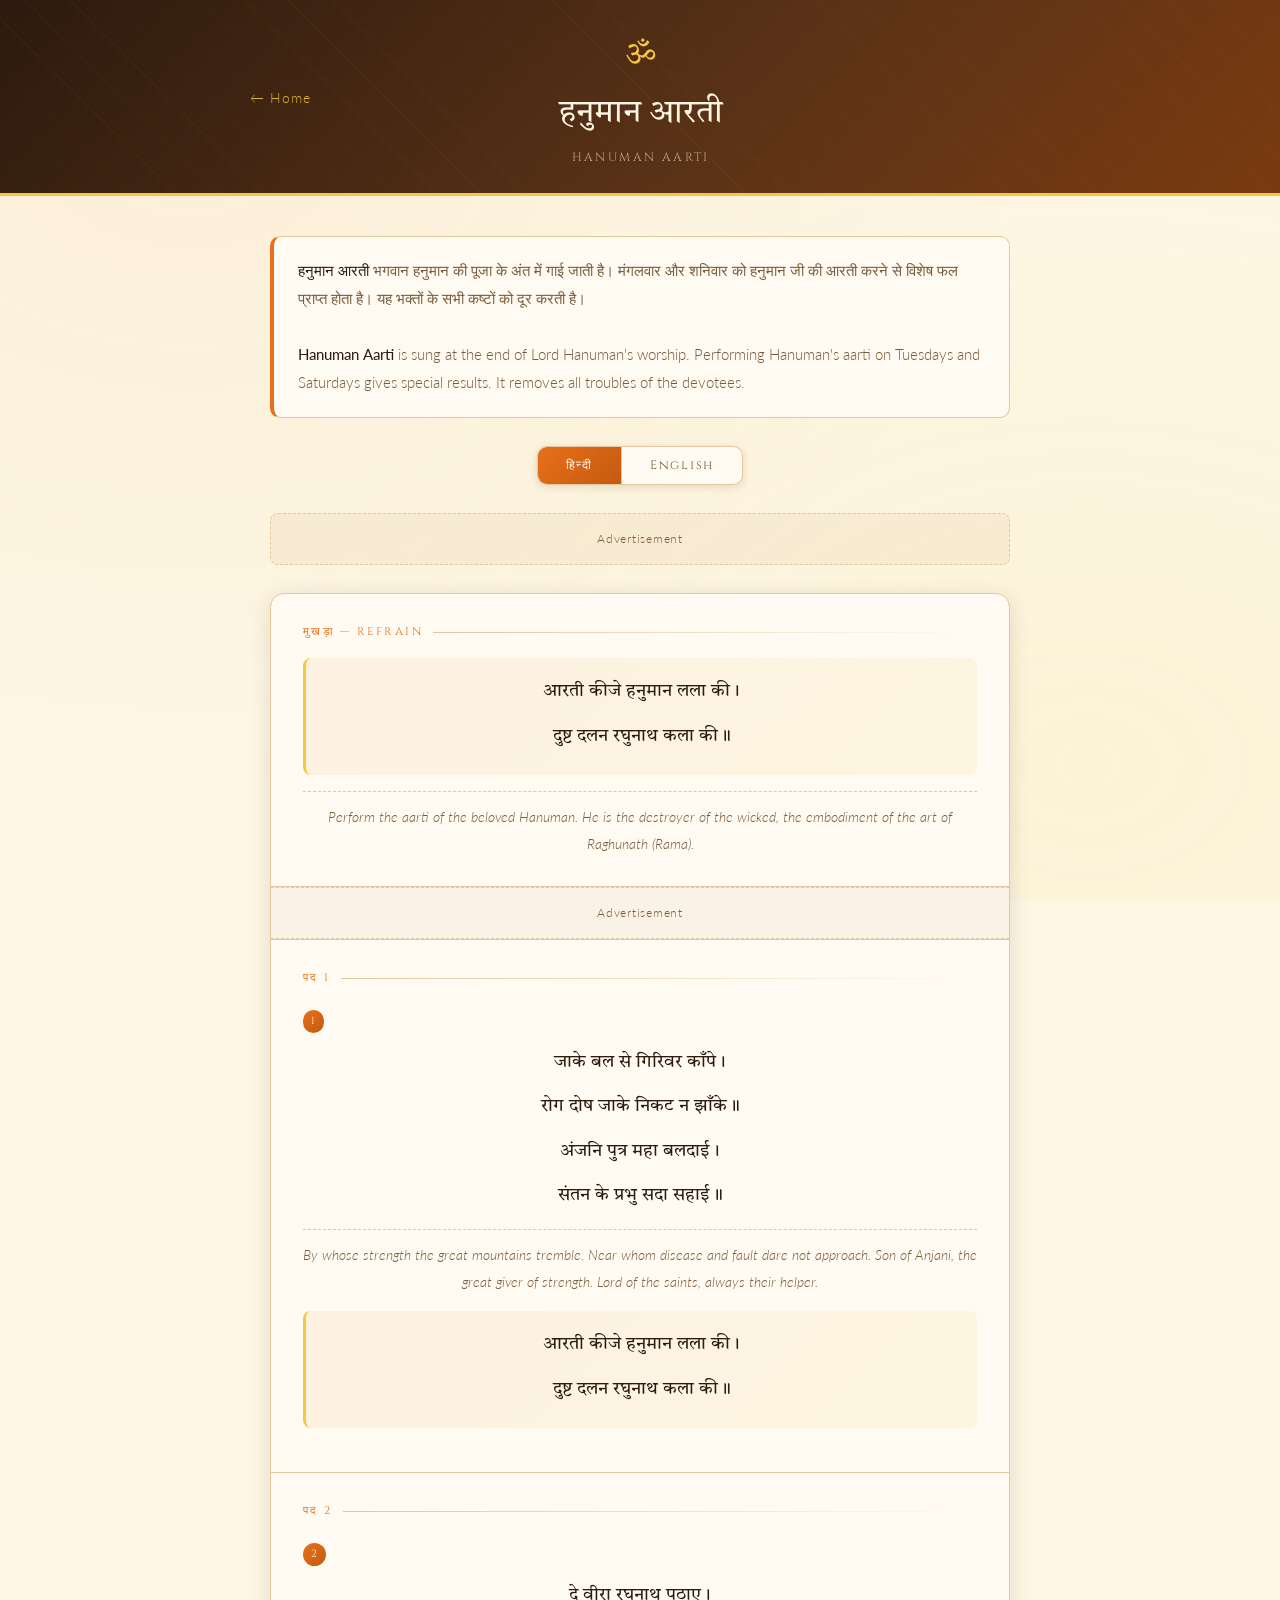
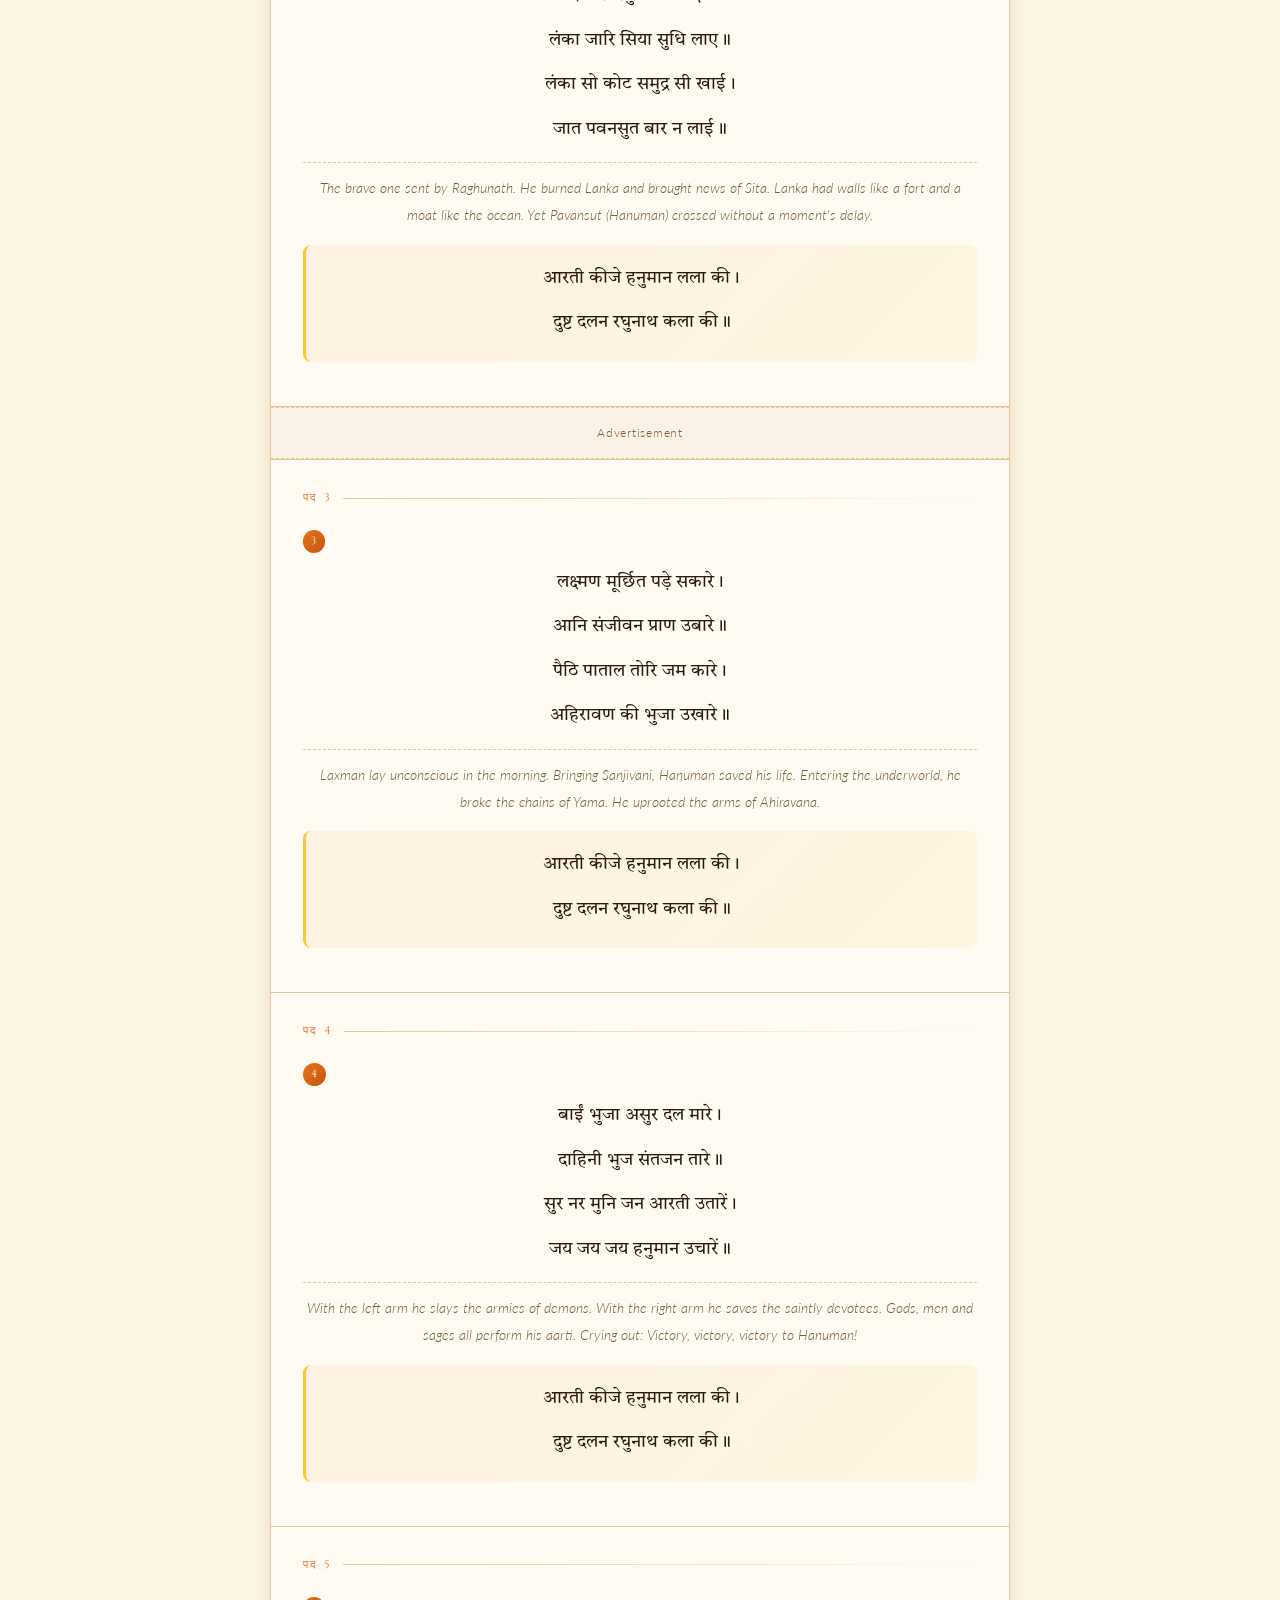
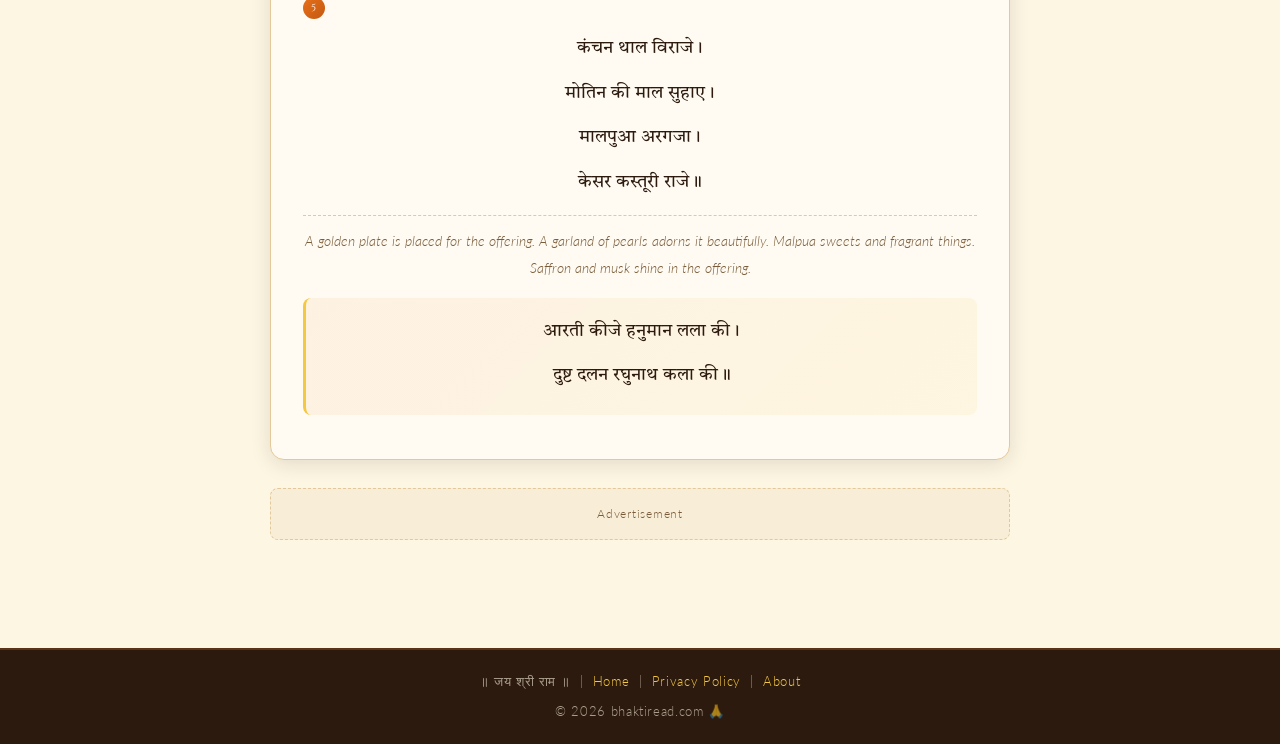
<file: hanuman-aarti.html>
<!DOCTYPE html>
<html lang="hi">
<head>
    <!-- Google tag (gtag.js) -->
  <script async src="https://www.googletagmanager.com/gtag/js?id=G-GEMNJPCZ11"></script>
  <script>
    window.dataLayer = window.dataLayer || [];
    function gtag(){dataLayer.push(arguments);}
    gtag('js', new Date());

    gtag('config', 'G-GEMNJPCZ11');
  </script>
  <link rel="sitemap" type="application/xml" href="/sitemap.xml">
  <meta charset="UTF-8" />
  <meta name="viewport" content="width=device-width, initial-scale=1.0" />
  <title>हनुमान आरती - Hanuman Aarti in Hindi & English | BhaktiRead.in</title>
  <link rel="icon" type="image/x-icon" href="bhaktiread_tab_logo_favicon.png">
  <meta name="description" content="Read Hanuman Aarti in Hindi (Devanagari) and Roman script with meaning. हनुमान आरती हिंदी और रोमन में।" />
  <meta name="keywords" content="hanuman aarti, हनुमान आरती, aarti kije hanuman lala ki, hanuman aarti in hindi" />
  <link rel="stylesheet" href="mantra-aarti.css" />
</head>
<body>

<header>
  <div class="header-inner">
    <a href="index.html" class="back-link">← Home</a>
    <div class="header-titles">
      <span class="header-om">ॐ</span>
      <h1>हनुमान आरती</h1>
      <p class="subtitle">HANUMAN AARTI</p>
    </div>
    <div style="width:60px"></div>
  </div>
</header>

<main>

  <div class="intro-box">
    <strong>हनुमान आरती</strong> भगवान हनुमान की पूजा के अंत में गाई जाती है। मंगलवार और शनिवार को हनुमान जी की आरती करने से विशेष फल प्राप्त होता है। यह भक्तों के सभी कष्टों को दूर करती है।<br><br>
    <strong>Hanuman Aarti</strong> is sung at the end of Lord Hanuman's worship. Performing Hanuman's aarti on Tuesdays and Saturdays gives special results. It removes all troubles of the devotees.
  </div>

  <div class="toggle-bar">
    <button class="toggle-btn active" id="btn-hindi">हिन्दी</button>
    <button class="toggle-btn" id="btn-roman">English</button>
  </div>

  <div class="ad-unit">Advertisement</div>

  <div class="content-container">

    <!-- REFRAIN -->
    <div class="content-section">
      <div class="section-label">मुखड़ा — Refrain</div>
      <div class="aarti-refrain">
        <div class="hindi-text">
          <p>आरती कीजे हनुमान लला की।</p>
          <p>दुष्ट दलन रघुनाथ कला की॥</p>
        </div>
        <div class="roman-text">
          <p>Aarti Kije Hanuman Lala Ki.</p>
          <p>Dusht Dalan Raghunath Kala Ki.</p>
        </div>
      </div>
      <div class="meaning-text">Perform the aarti of the beloved Hanuman. He is the destroyer of the wicked, the embodiment of the art of Raghunath (Rama).</div>
    </div>

    <div class="content-section" style="padding:0;"><div class="ad-unit" style="margin:0;border-radius:0;border-left:none;border-right:none;">Advertisement</div></div>

    <!-- VERSE 1 -->
    <div class="content-section">
      <div class="section-label">पद 1</div>
      <span class="verse-num">1</span>
      <div class="hindi-text">
        <p>जाके बल से गिरिवर काँपे।</p>
        <p>रोग दोष जाके निकट न झाँके॥</p>
        <p>अंजनि पुत्र महा बलदाई।</p>
        <p>संतन के प्रभु सदा सहाई॥</p>
      </div>
      <div class="roman-text">
        <p>Jake Bal Se Girivar Kampe.</p>
        <p>Rog Dosh Jake Nikat Na Jhanke.</p>
        <p>Anjani Putra Maha Baldai.</p>
        <p>Santan Ke Prabhu Sada Sahai.</p>
      </div>
      <div class="meaning-text">By whose strength the great mountains tremble. Near whom disease and fault dare not approach. Son of Anjani, the great giver of strength. Lord of the saints, always their helper.</div>

      <div class="aarti-refrain" style="margin-top:16px;">
        <div class="hindi-text"><p>आरती कीजे हनुमान लला की।</p><p>दुष्ट दलन रघुनाथ कला की॥</p></div>
        <div class="roman-text"><p>Aarti Kije Hanuman Lala Ki.</p><p>Dusht Dalan Raghunath Kala Ki.</p></div>
      </div>
    </div>

    <!-- VERSE 2 -->
    <div class="content-section">
      <div class="section-label">पद 2</div>
      <span class="verse-num">2</span>
      <div class="hindi-text">
        <p>दे वीरा रघुनाथ पठाए।</p>
        <p>लंका जारि सिया सुधि लाए॥</p>
        <p>लंका सो कोट समुद्र सी खाई।</p>
        <p>जात पवनसुत बार न लाई॥</p>
      </div>
      <div class="roman-text">
        <p>De Vira Raghunath Pathaye.</p>
        <p>Lanka Jari Siya Sudhi Laye.</p>
        <p>Lanka So Kot Samudra Si Khai.</p>
        <p>Jat Pavansut Bar Na Lai.</p>
      </div>
      <div class="meaning-text">The brave one sent by Raghunath. He burned Lanka and brought news of Sita. Lanka had walls like a fort and a moat like the ocean. Yet Pavansut (Hanuman) crossed without a moment's delay.</div>

      <div class="aarti-refrain" style="margin-top:16px;">
        <div class="hindi-text"><p>आरती कीजे हनुमान लला की।</p><p>दुष्ट दलन रघुनाथ कला की॥</p></div>
        <div class="roman-text"><p>Aarti Kije Hanuman Lala Ki.</p><p>Dusht Dalan Raghunath Kala Ki.</p></div>
      </div>
    </div>

    <div class="content-section" style="padding:0;"><div class="ad-unit" style="margin:0;border-radius:0;border-left:none;border-right:none;">Advertisement</div></div>

    <!-- VERSE 3 -->
    <div class="content-section">
      <div class="section-label">पद 3</div>
      <span class="verse-num">3</span>
      <div class="hindi-text">
        <p>लक्ष्मण मूर्छित पड़े सकारे।</p>
        <p>आनि संजीवन प्राण उबारे॥</p>
        <p>पैठि पाताल तोरि जम कारे।</p>
        <p>अहिरावण की भुजा उखारे॥</p>
      </div>
      <div class="roman-text">
        <p>Lakshman Murchchhit Pade Sakare.</p>
        <p>Aani Sanjivan Pran Ubare.</p>
        <p>Paithi Patal Tori Jam Kare.</p>
        <p>Ahiravan Ki Bhuja Ukhare.</p>
      </div>
      <div class="meaning-text">Laxman lay unconscious in the morning. Bringing Sanjivani, Hanuman saved his life. Entering the underworld, he broke the chains of Yama. He uprooted the arms of Ahiravana.</div>

      <div class="aarti-refrain" style="margin-top:16px;">
        <div class="hindi-text"><p>आरती कीजे हनुमान लला की।</p><p>दुष्ट दलन रघुनाथ कला की॥</p></div>
        <div class="roman-text"><p>Aarti Kije Hanuman Lala Ki.</p><p>Dusht Dalan Raghunath Kala Ki.</p></div>
      </div>
    </div>

    <!-- VERSE 4 -->
    <div class="content-section">
      <div class="section-label">पद 4</div>
      <span class="verse-num">4</span>
      <div class="hindi-text">
        <p>बाईं भुजा असुर दल मारे।</p>
        <p>दाहिनी भुज संतजन तारे॥</p>
        <p>सुर नर मुनि जन आरती उतारें।</p>
        <p>जय जय जय हनुमान उचारें॥</p>
      </div>
      <div class="roman-text">
        <p>Bai Bhuja Asur Dal Mare.</p>
        <p>Dahini Bhuj Santjan Tare.</p>
        <p>Sur Nar Muni Jan Aarti Utaren.</p>
        <p>Jai Jai Jai Hanuman Ucharen.</p>
      </div>
      <div class="meaning-text">With the left arm he slays the armies of demons. With the right arm he saves the saintly devotees. Gods, men and sages all perform his aarti. Crying out: Victory, victory, victory to Hanuman!</div>

      <div class="aarti-refrain" style="margin-top:16px;">
        <div class="hindi-text"><p>आरती कीजे हनुमान लला की।</p><p>दुष्ट दलन रघुनाथ कला की॥</p></div>
        <div class="roman-text"><p>Aarti Kije Hanuman Lala Ki.</p><p>Dusht Dalan Raghunath Kala Ki.</p></div>
      </div>
    </div>

    <!-- VERSE 5 -->
    <div class="content-section">
      <div class="section-label">पद 5</div>
      <span class="verse-num">5</span>
      <div class="hindi-text">
        <p>कंचन थाल विराजे।</p>
        <p>मोतिन की माल सुहाए।</p>
        <p>मालपुआ अरगजा।</p>
        <p>केसर कस्तूरी राजे॥</p>
      </div>
      <div class="roman-text">
        <p>Kanchan Thal Viraje.</p>
        <p>Motin Ki Mal Suhaye.</p>
        <p>Malpua Aragaja.</p>
        <p>Kesar Kasturi Raje.</p>
      </div>
      <div class="meaning-text">A golden plate is placed for the offering. A garland of pearls adorns it beautifully. Malpua sweets and fragrant things. Saffron and musk shine in the offering.</div>

      <div class="aarti-refrain" style="margin-top:16px;">
        <div class="hindi-text"><p>आरती कीजे हनुमान लला की।</p><p>दुष्ट दलन रघुनाथ कला की॥</p></div>
        <div class="roman-text"><p>Aarti Kije Hanuman Lala Ki.</p><p>Dusht Dalan Raghunath Kala Ki.</p></div>
      </div>
    </div>

  </div>

  <div class="ad-unit">Advertisement</div>

</main>

  <!-- ── FOOTER ── -->
<footer>
  <!-- <p>॥ जय श्री राम ॥ &nbsp;|&nbsp; <a href="index.html">Home</a> &nbsp;|&nbsp; <a href="privacy.html">Privacy Policy</a> &nbsp;|&nbsp; <a href="about.html">About</a> &nbsp;|&nbsp; <a href="contact.html">Contact</a></p> -->
  <p>॥ जय श्री राम ॥ &nbsp;|&nbsp; <a href="index.html">Home</a> &nbsp;|&nbsp; <a href="privacy.html">Privacy Policy</a> &nbsp;|&nbsp; <a href="about.html">About</a></p>
  <p style="margin-top:6px;">© 2026 bhaktiread.com 🙏</p>
</footer>

<script src="chalisa-toggle.js"></script>
</body>
</html>
</file>
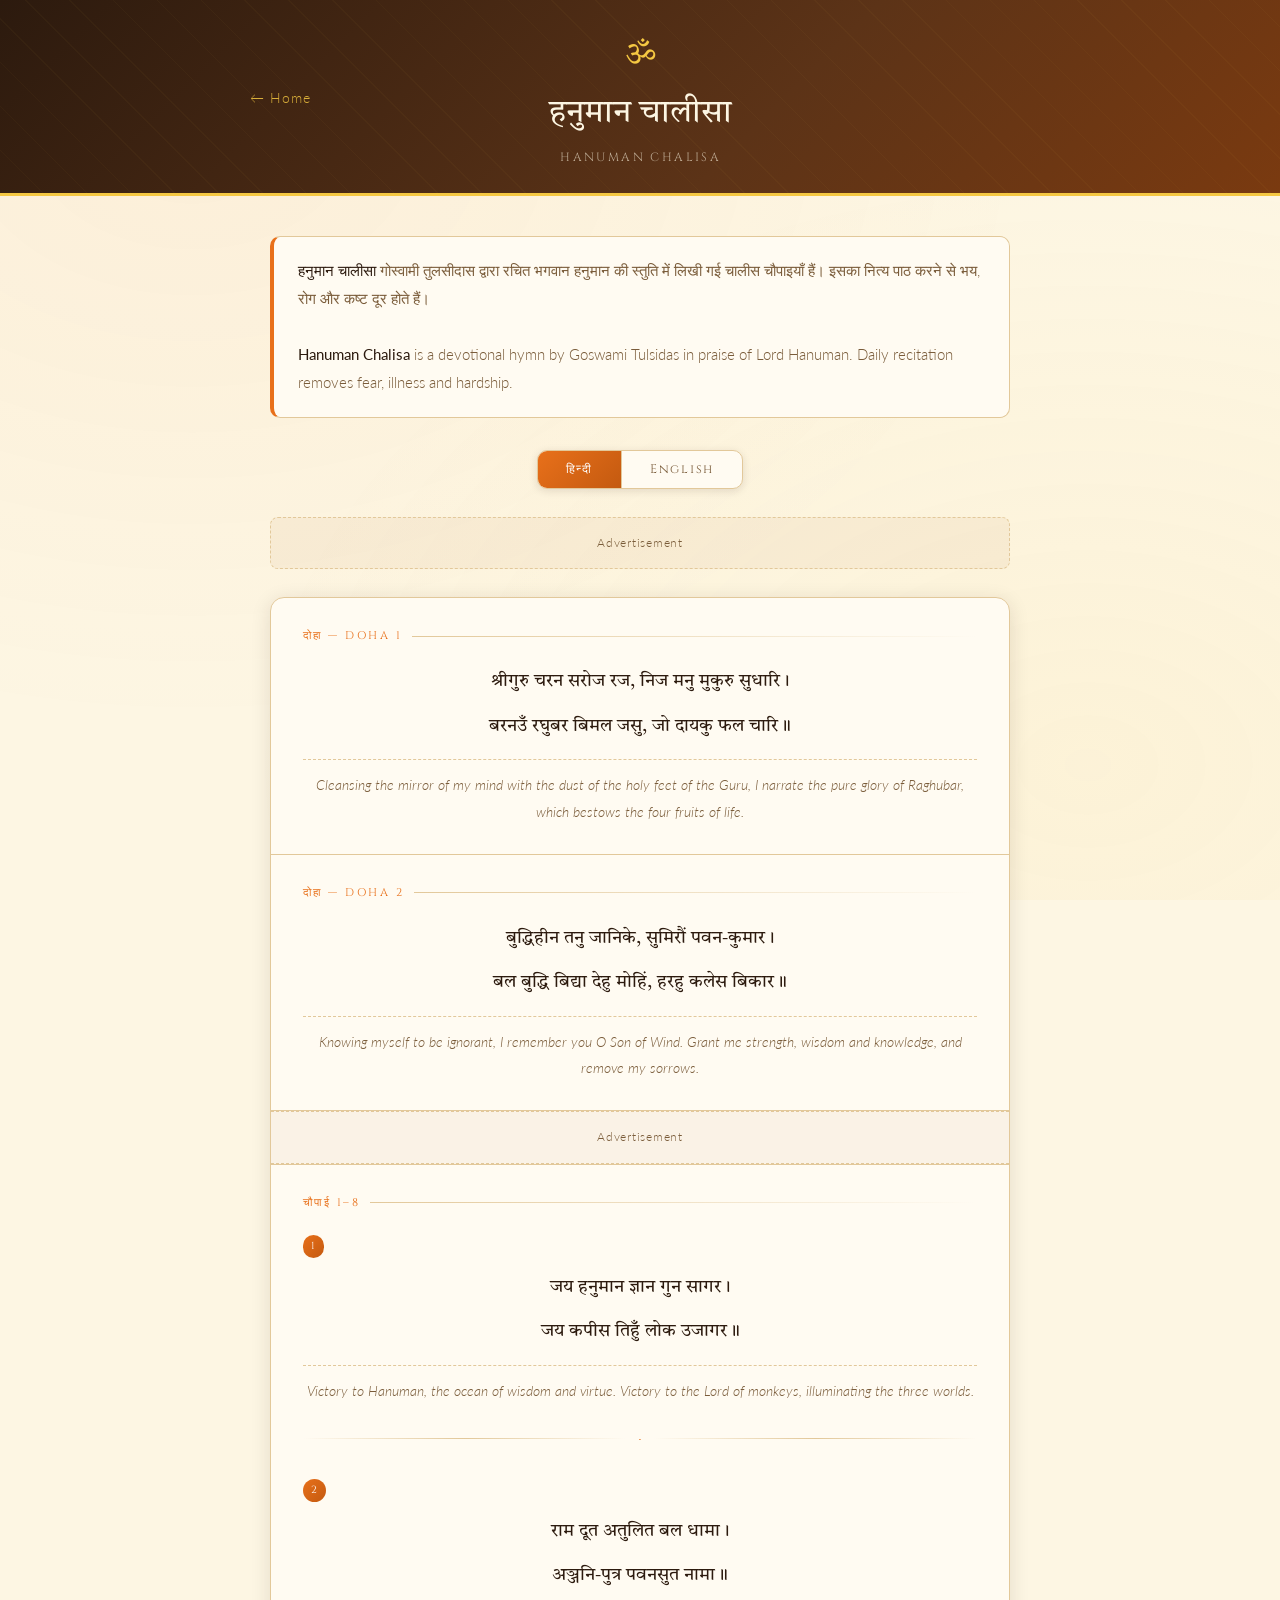
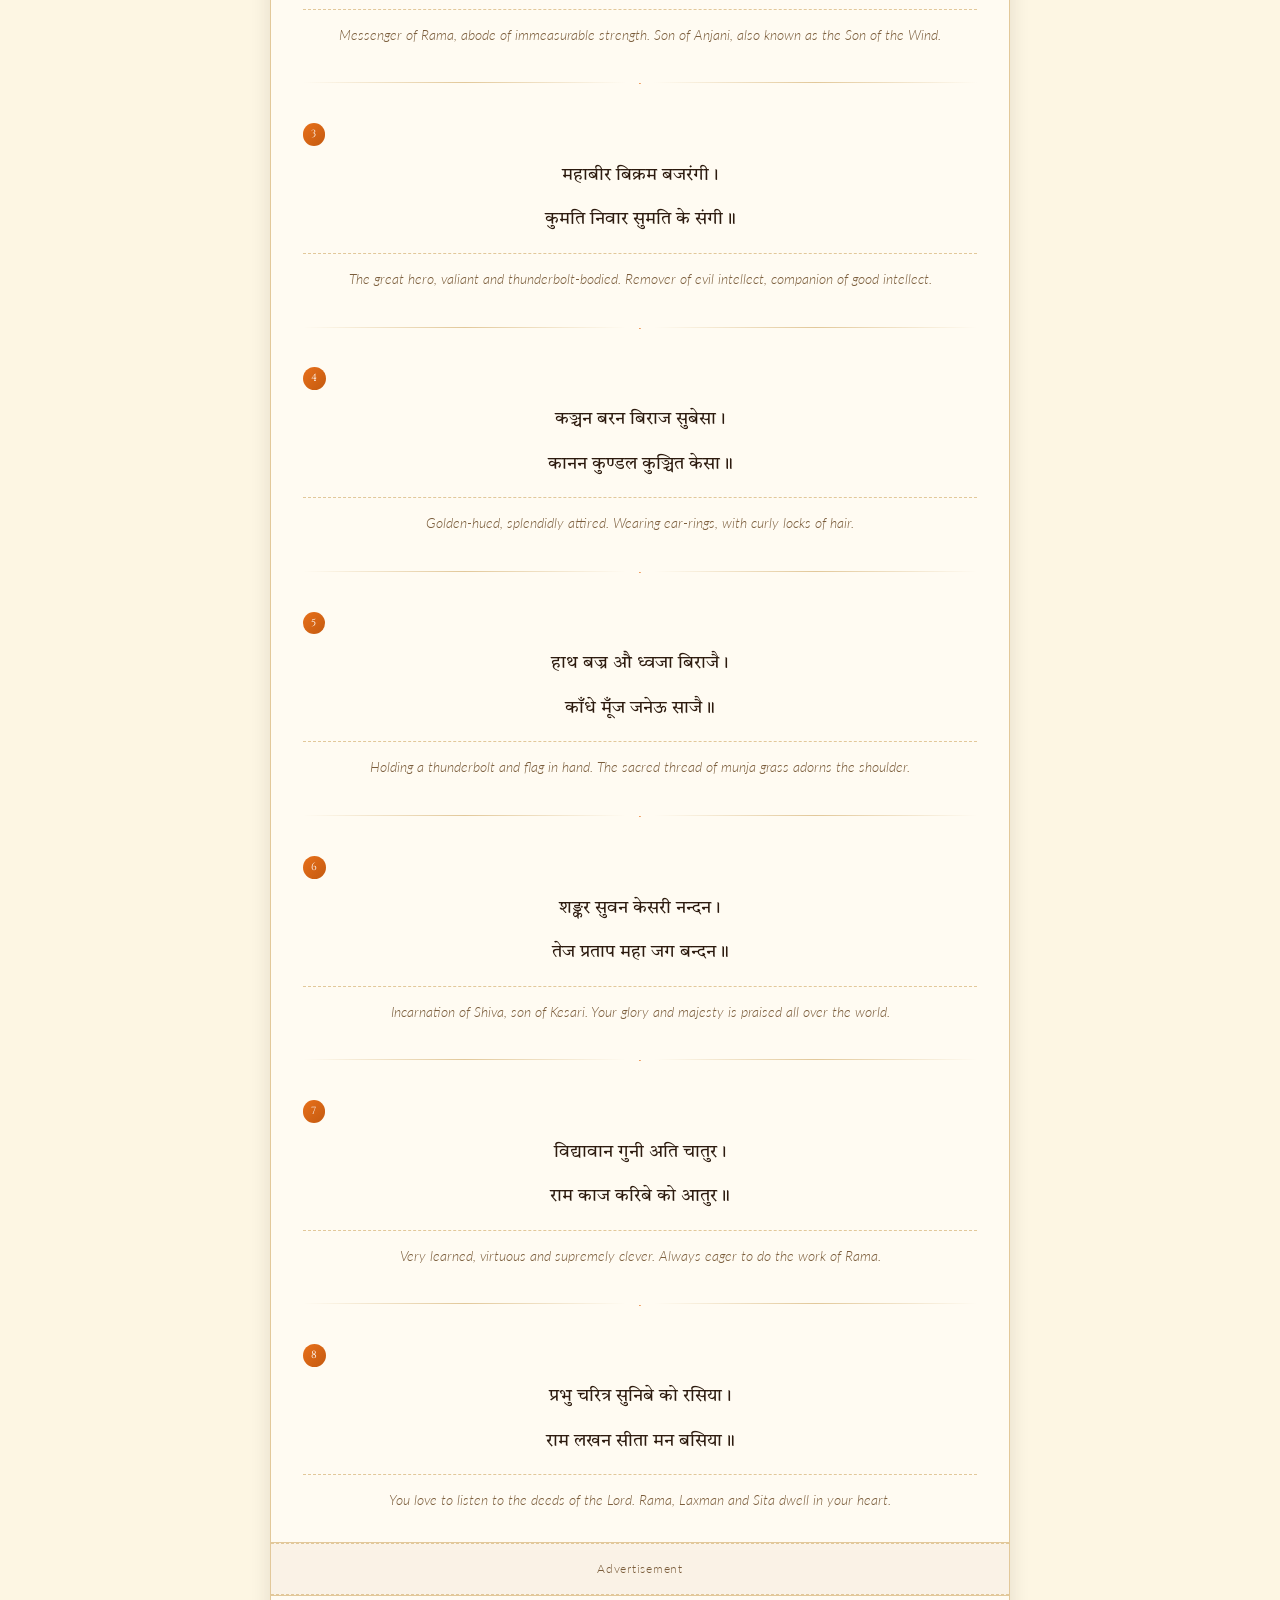
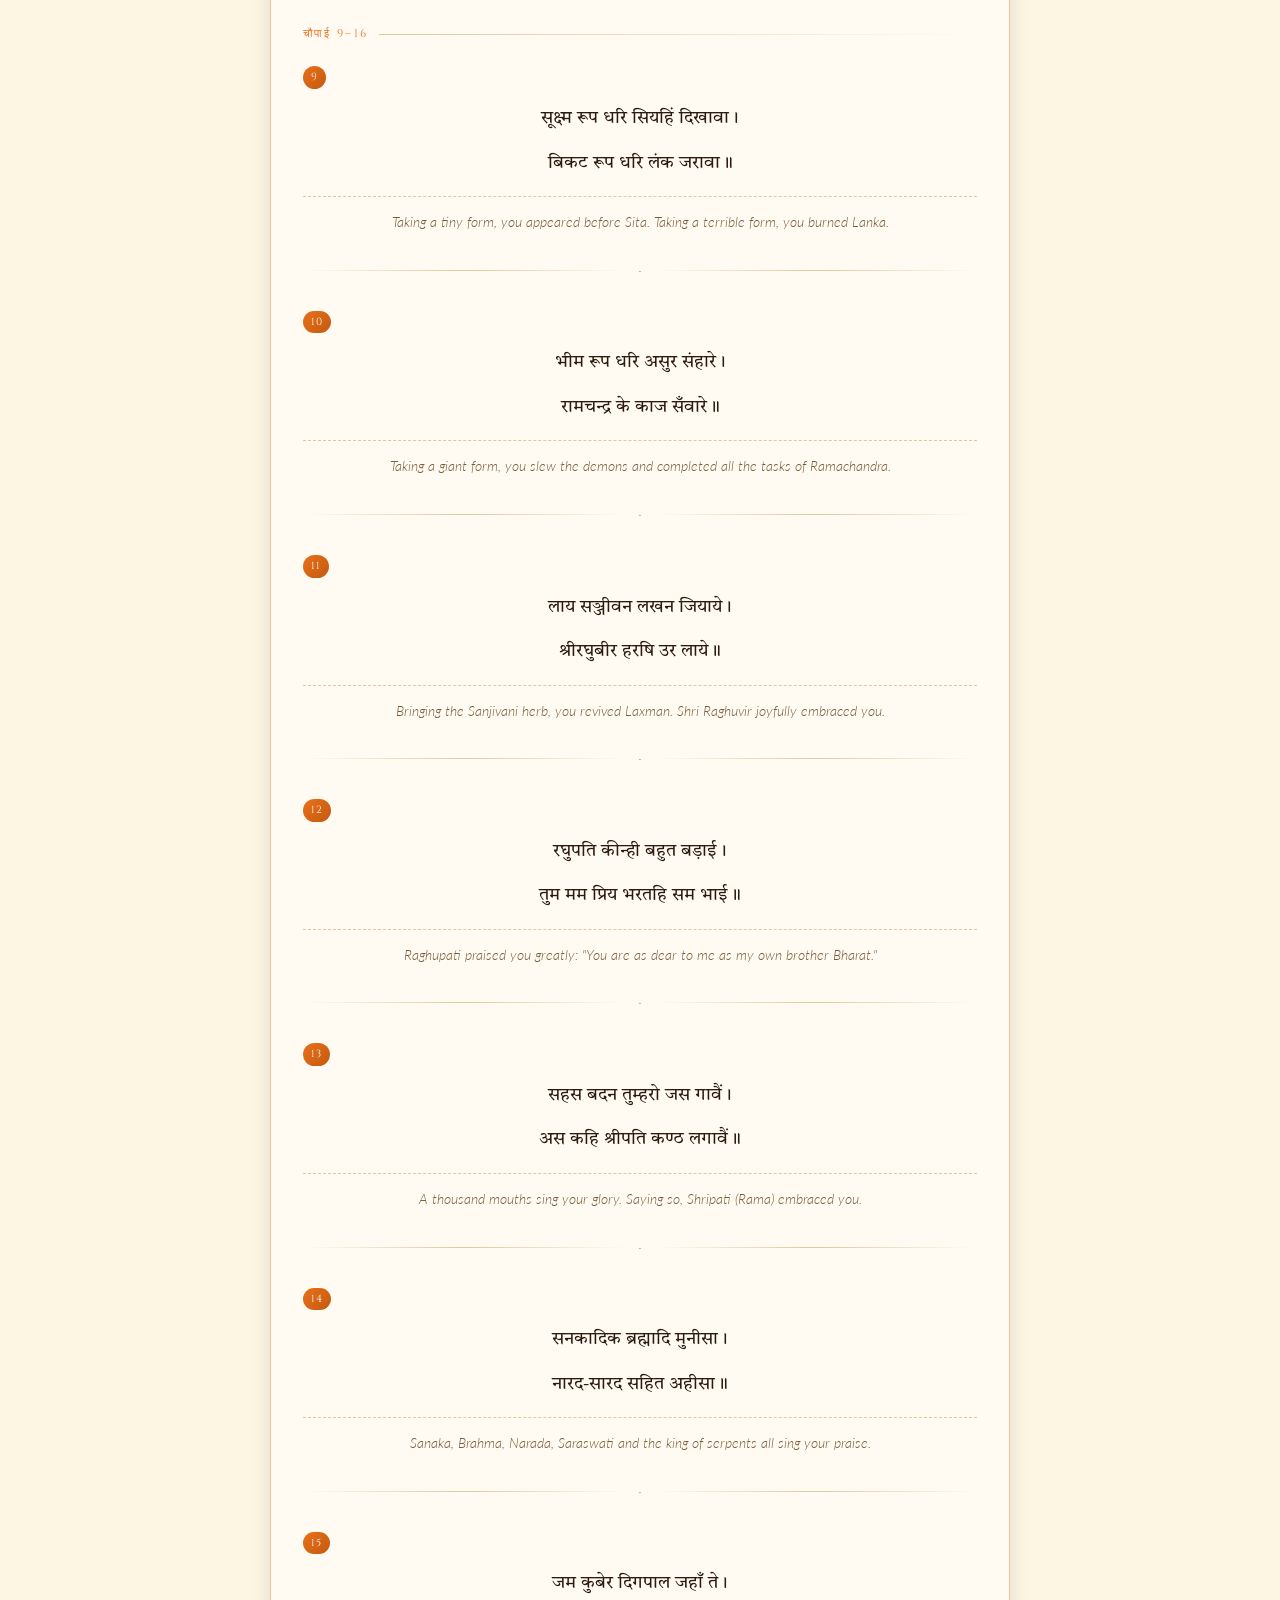
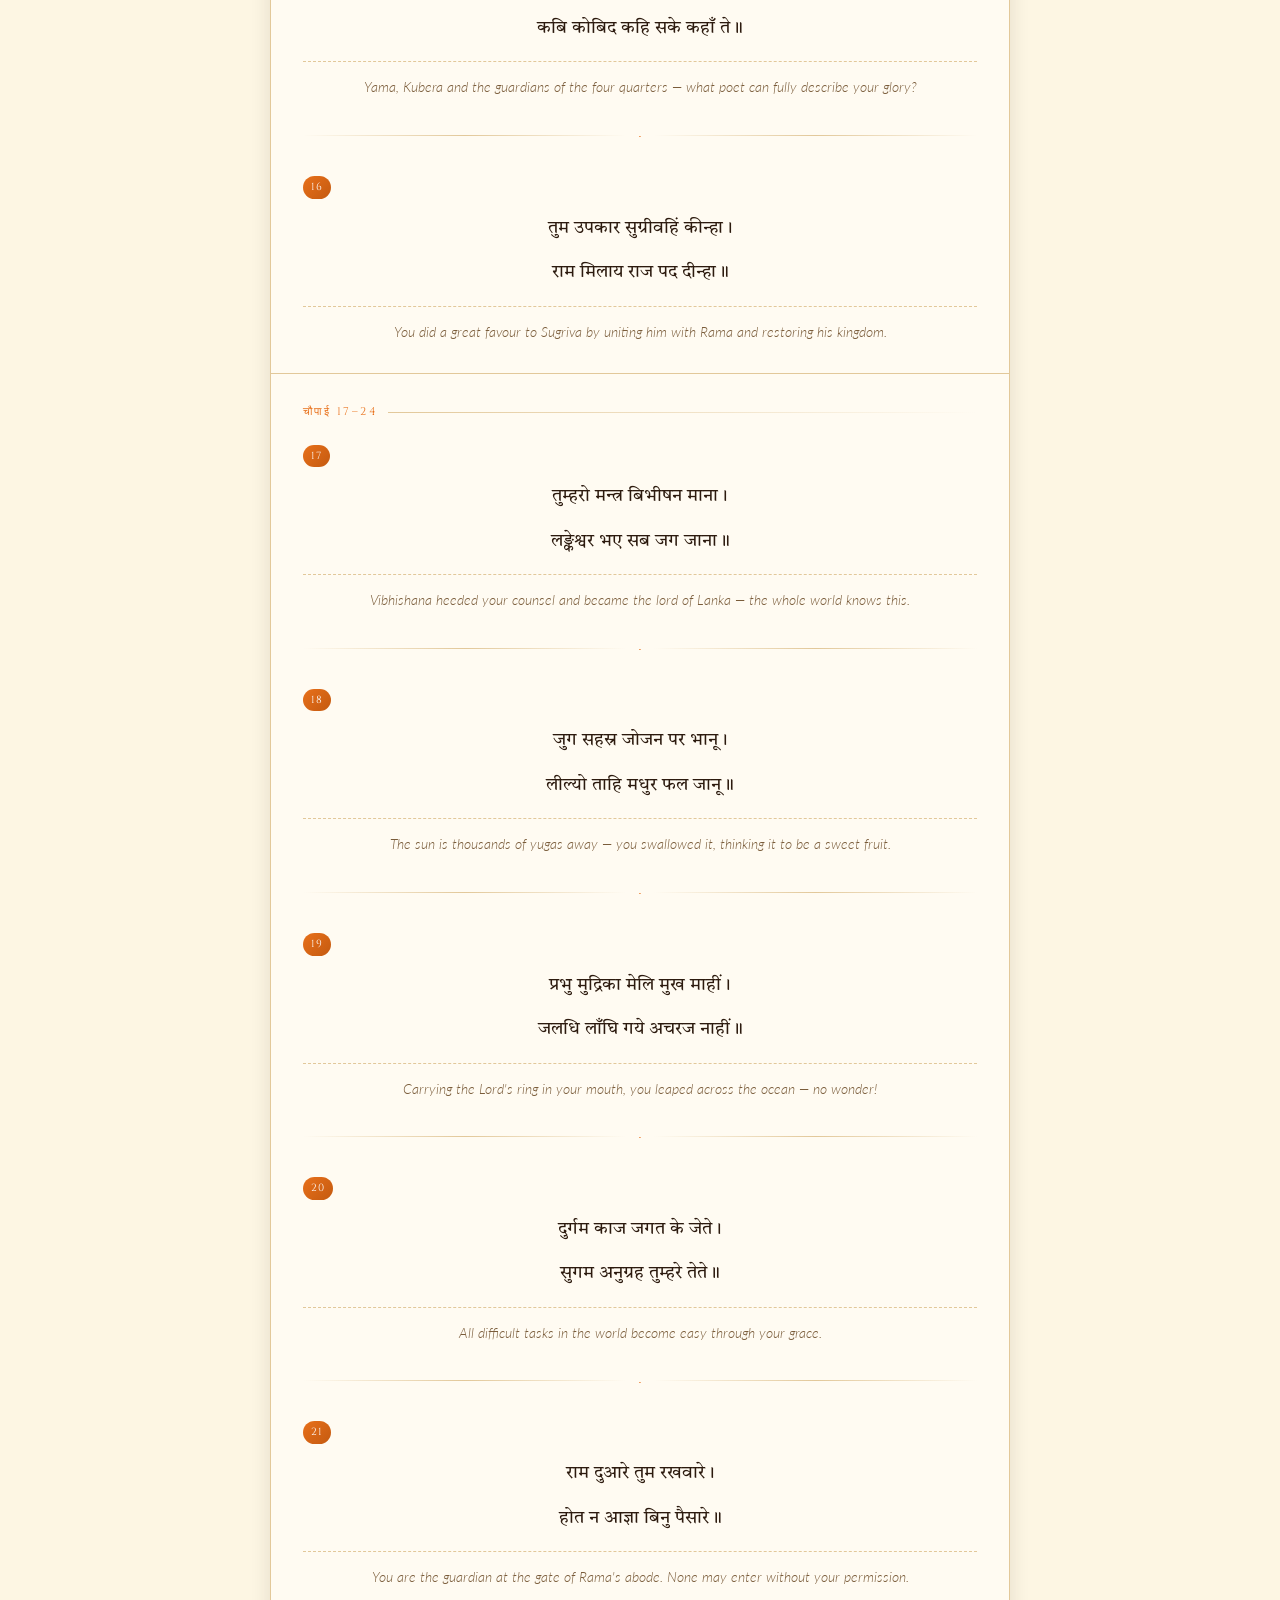
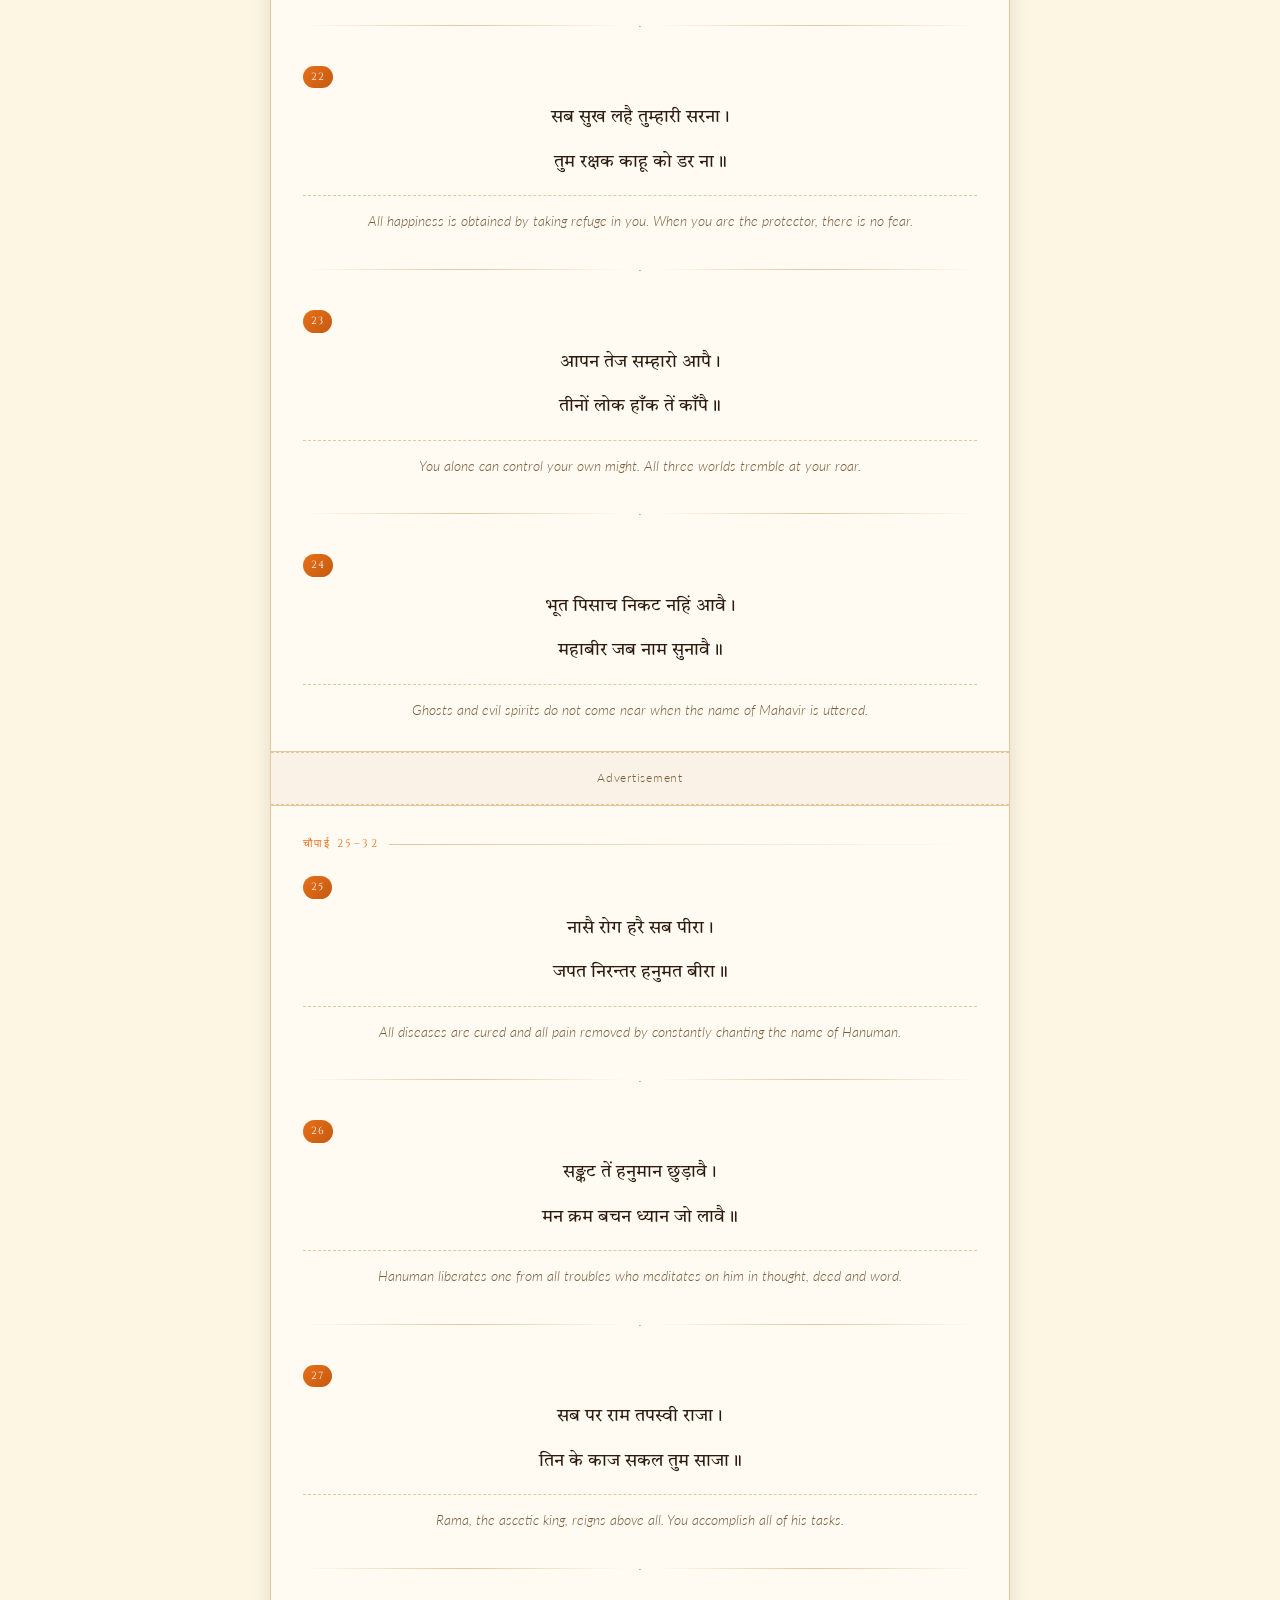
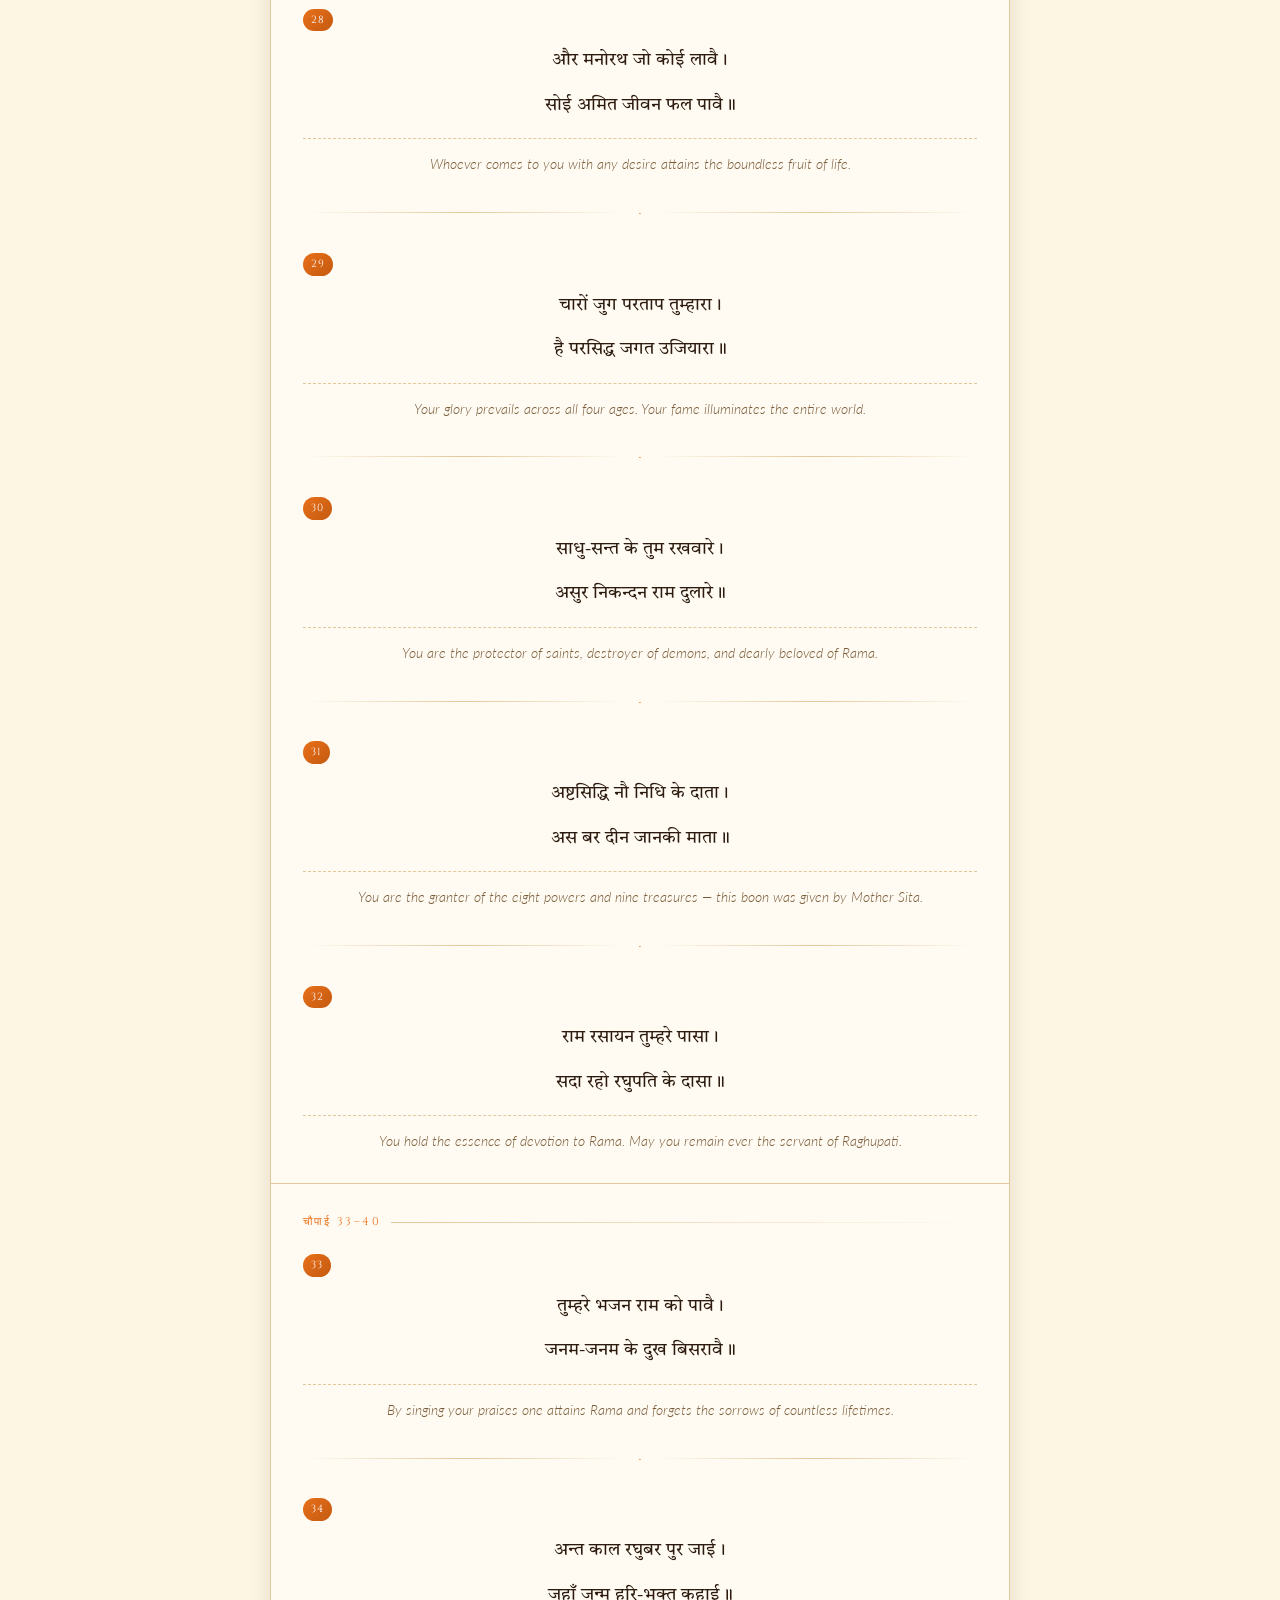
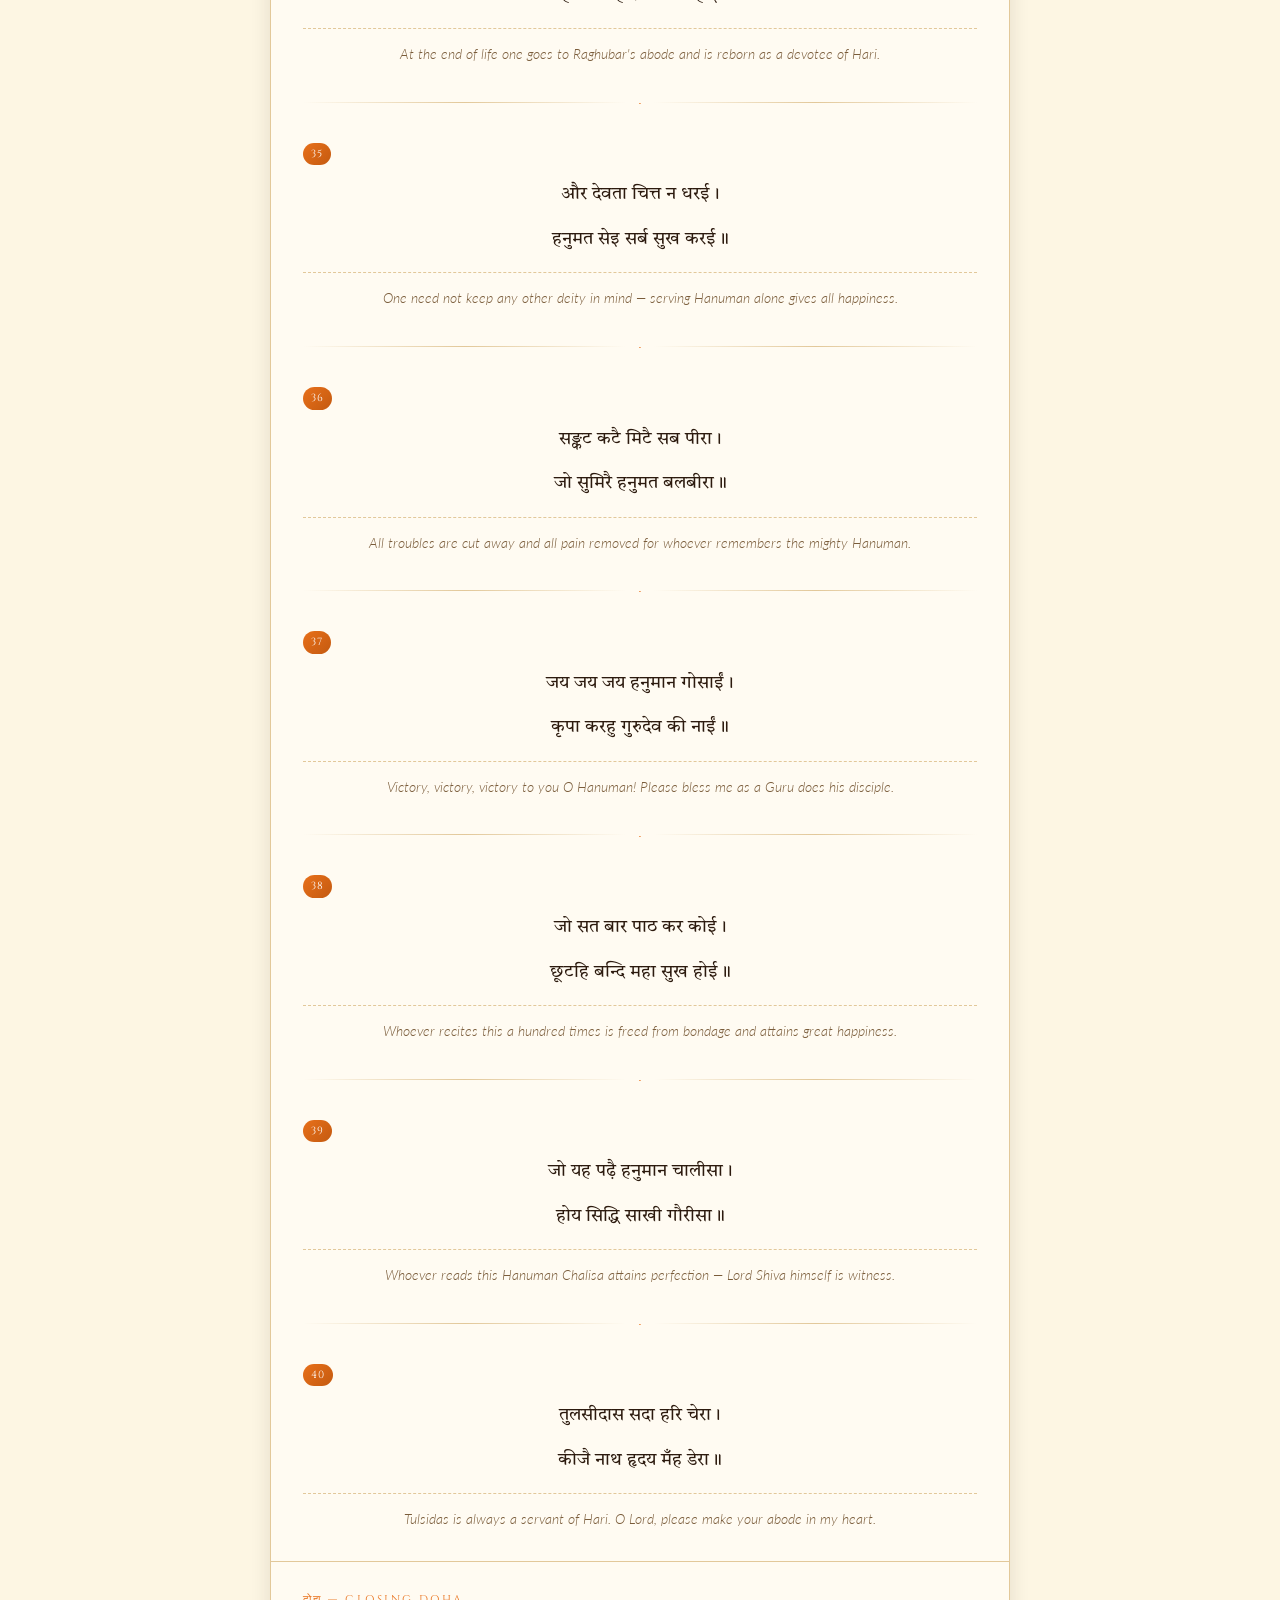
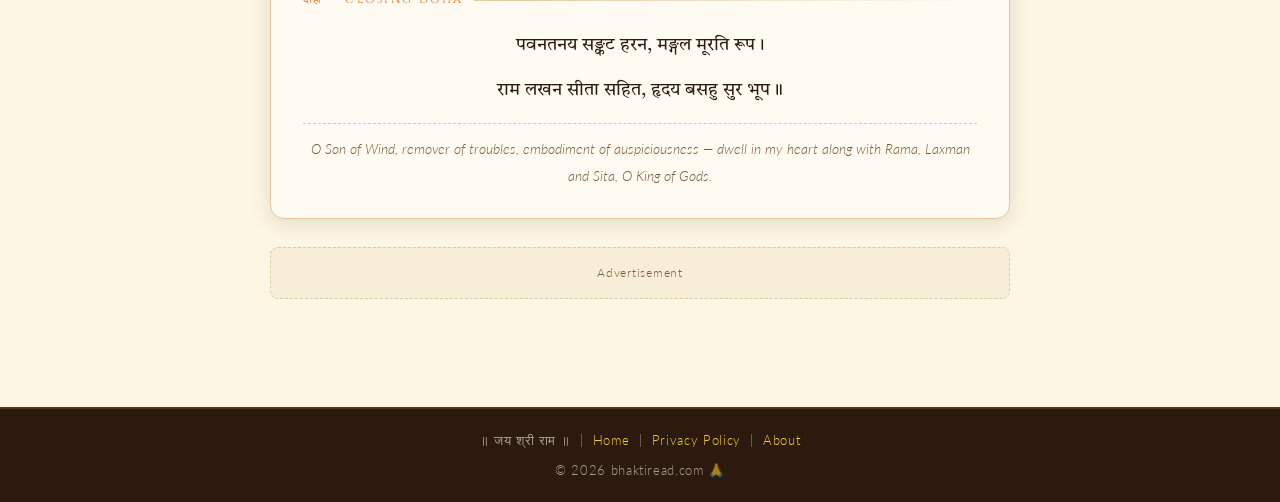
<file: hanuman-chalisa-1.html>
<!DOCTYPE html>
<html lang="hi">
<head>
  <!-- Google tag (gtag.js) -->
  <script async src="https://www.googletagmanager.com/gtag/js?id=G-GEMNJPCZ11"></script>
  <script>
    window.dataLayer = window.dataLayer || [];
    function gtag(){dataLayer.push(arguments);}
    gtag('js', new Date());

    gtag('config', 'G-GEMNJPCZ11');
  </script>
  <link rel="sitemap" type="application/xml" href="/sitemap.xml">
  <meta charset="UTF-8" />
  <meta name="viewport" content="width=device-width, initial-scale=1.0" />
  <title>हनुमान चालीसा - Hanuman Chalisa in Hindi & English | BhaktiRead.in</title>
  <link rel="icon" type="image/x-icon" href="bhaktiread_tab_logo_favicon.png">
  <meta name="description" content="Read complete Hanuman Chalisa in Hindi (Devanagari) and Roman (English) script with meaning." />
  <link rel="stylesheet" href="chalisa.css" />
</head>
<body>

<header>
  <div class="header-inner">
    <a href="index.html" class="back-link">← Home</a>
    <div class="header-titles">
      <span class="header-om">ॐ</span>
      <h1>हनुमान चालीसा</h1>
      <p class="subtitle">HANUMAN CHALISA</p>
    </div>
    <div style="width:60px"></div>
  </div>
</header>

<main>

  <div class="intro-box">
    <strong>हनुमान चालीसा</strong> गोस्वामी तुलसीदास द्वारा रचित भगवान हनुमान की स्तुति में लिखी गई चालीस चौपाइयाँ हैं। इसका नित्य पाठ करने से भय, रोग और कष्ट दूर होते हैं।<br><br>
    <strong>Hanuman Chalisa</strong> is a devotional hymn by Goswami Tulsidas in praise of Lord Hanuman. Daily recitation removes fear, illness and hardship.
  </div>

  <div class="toggle-bar">
    <button class="toggle-btn active" id="btn-hindi">हिन्दी</button>
    <button class="toggle-btn" id="btn-roman">English</button>
  </div>

  <div class="ad-unit">Advertisement</div>

  <div class="chalisa-container">

    <div class="chalisa-section">
      <div class="section-label">दोहा — Doha 1</div>
      <div class="hindi-text"><p>श्रीगुरु चरन सरोज रज, निज मनु मुकुरु सुधारि।</p><p>बरनउँ रघुबर बिमल जसु, जो दायकु फल चारि॥</p></div>
      <div class="roman-text"><p>Shri Guru Charan Saroj Raj, Nij Manu Mukuru Sudhari.</p><p>Barnau Raghubar Bimal Jasu, Jo Dayaku Phal Chari.</p></div>
      <div class="meaning-text">Cleansing the mirror of my mind with the dust of the holy feet of the Guru, I narrate the pure glory of Raghubar, which bestows the four fruits of life.</div>
    </div>

    <div class="chalisa-section">
      <div class="section-label">दोहा — Doha 2</div>
      <div class="hindi-text"><p>बुद्धिहीन तनु जानिके, सुमिरौं पवन-कुमार।</p><p>बल बुद्धि बिद्या देहु मोहिं, हरहु कलेस बिकार॥</p></div>
      <div class="roman-text"><p>Buddhihin Tanu Janike, Sumiron Pavan Kumar.</p><p>Bal Buddhi Vidya Dehu Mohi, Harahu Kales Bikar.</p></div>
      <div class="meaning-text">Knowing myself to be ignorant, I remember you O Son of Wind. Grant me strength, wisdom and knowledge, and remove my sorrows.</div>
    </div>

    <div class="chalisa-section" style="padding:0;"><div class="ad-unit" style="margin:0;border-radius:0;border-left:none;border-right:none;">Advertisement</div></div>

    <div class="chalisa-section">
      <div class="section-label">चौपाई 1–8</div>

      <span class="chaupai-num">1</span>
      <div class="hindi-text"><p>जय हनुमान ज्ञान गुन सागर।</p><p>जय कपीस तिहुँ लोक उजागर॥</p></div>
      <div class="roman-text"><p>Jai Hanuman Gyan Gun Sagar.</p><p>Jai Kapis Tihun Lok Ujagar.</p></div>
      <div class="meaning-text">Victory to Hanuman, the ocean of wisdom and virtue. Victory to the Lord of monkeys, illuminating the three worlds.</div>
      <div class="divider"><span>·</span></div>

      <span class="chaupai-num">2</span>
      <div class="hindi-text"><p>राम दूत अतुलित बल धामा।</p><p>अञ्जनि-पुत्र पवनसुत नामा॥</p></div>
      <div class="roman-text"><p>Ram Doot Atulit Bal Dhama.</p><p>Anjani Putra Pavansut Nama.</p></div>
      <div class="meaning-text">Messenger of Rama, abode of immeasurable strength. Son of Anjani, also known as the Son of the Wind.</div>
      <div class="divider"><span>·</span></div>

      <span class="chaupai-num">3</span>
      <div class="hindi-text"><p>महाबीर बिक्रम बजरंगी।</p><p>कुमति निवार सुमति के संगी॥</p></div>
      <div class="roman-text"><p>Mahavir Bikram Bajrangi.</p><p>Kumati Nivar Sumati Ke Sangi.</p></div>
      <div class="meaning-text">The great hero, valiant and thunderbolt-bodied. Remover of evil intellect, companion of good intellect.</div>
      <div class="divider"><span>·</span></div>

      <span class="chaupai-num">4</span>
      <div class="hindi-text"><p>कञ्चन बरन बिराज सुबेसा।</p><p>कानन कुण्डल कुञ्चित केसा॥</p></div>
      <div class="roman-text"><p>Kanchan Baran Biraj Subesa.</p><p>Kanan Kundal Kunchit Kesa.</p></div>
      <div class="meaning-text">Golden-hued, splendidly attired. Wearing ear-rings, with curly locks of hair.</div>
      <div class="divider"><span>·</span></div>

      <span class="chaupai-num">5</span>
      <div class="hindi-text"><p>हाथ बज्र औ ध्वजा बिराजै।</p><p>काँधे मूँज जनेऊ साजै॥</p></div>
      <div class="roman-text"><p>Hath Bajra Au Dhvaja Birajain.</p><p>Kandhe Munj Janeu Sajai.</p></div>
      <div class="meaning-text">Holding a thunderbolt and flag in hand. The sacred thread of munja grass adorns the shoulder.</div>
      <div class="divider"><span>·</span></div>

      <span class="chaupai-num">6</span>
      <div class="hindi-text"><p>शङ्कर सुवन केसरी नन्दन।</p><p>तेज प्रताप महा जग बन्दन॥</p></div>
      <div class="roman-text"><p>Shankar Suvan Kesari Nandan.</p><p>Tej Pratap Maha Jag Bandan.</p></div>
      <div class="meaning-text">Incarnation of Shiva, son of Kesari. Your glory and majesty is praised all over the world.</div>
      <div class="divider"><span>·</span></div>

      <span class="chaupai-num">7</span>
      <div class="hindi-text"><p>विद्यावान गुनी अति चातुर।</p><p>राम काज करिबे को आतुर॥</p></div>
      <div class="roman-text"><p>Vidyavan Guni Ati Chatur.</p><p>Ram Kaj Karibe Ko Atur.</p></div>
      <div class="meaning-text">Very learned, virtuous and supremely clever. Always eager to do the work of Rama.</div>
      <div class="divider"><span>·</span></div>

      <span class="chaupai-num">8</span>
      <div class="hindi-text"><p>प्रभु चरित्र सुनिबे को रसिया।</p><p>राम लखन सीता मन बसिया॥</p></div>
      <div class="roman-text"><p>Prabhu Charitra Sunibe Ko Rasiya.</p><p>Ram Lakhan Sita Man Basiya.</p></div>
      <div class="meaning-text">You love to listen to the deeds of the Lord. Rama, Laxman and Sita dwell in your heart.</div>
    </div>

    <div class="chalisa-section" style="padding:0;"><div class="ad-unit" style="margin:0;border-radius:0;border-left:none;border-right:none;">Advertisement</div></div>

    <div class="chalisa-section">
      <div class="section-label">चौपाई 9–16</div>

      <span class="chaupai-num">9</span>
      <div class="hindi-text"><p>सूक्ष्म रूप धरि सियहिं दिखावा।</p><p>बिकट रूप धरि लंक जरावा॥</p></div>
      <div class="roman-text"><p>Sukshma Roop Dhari Siyahi Dikhava.</p><p>Bikat Roop Dhari Lanka Jarava.</p></div>
      <div class="meaning-text">Taking a tiny form, you appeared before Sita. Taking a terrible form, you burned Lanka.</div>
      <div class="divider"><span>·</span></div>

      <span class="chaupai-num">10</span>
      <div class="hindi-text"><p>भीम रूप धरि असुर संहारे।</p><p>रामचन्द्र के काज सँवारे॥</p></div>
      <div class="roman-text"><p>Bhim Roop Dhari Asur Sanghare.</p><p>Ramchandra Ke Kaj Sanvare.</p></div>
      <div class="meaning-text">Taking a giant form, you slew the demons and completed all the tasks of Ramachandra.</div>
      <div class="divider"><span>·</span></div>

      <span class="chaupai-num">11</span>
      <div class="hindi-text"><p>लाय सञ्जीवन लखन जियाये।</p><p>श्रीरघुबीर हरषि उर लाये॥</p></div>
      <div class="roman-text"><p>Lay Sanjivan Lakhan Jiyaye.</p><p>Shri Raghuvir Harashi Ur Laye.</p></div>
      <div class="meaning-text">Bringing the Sanjivani herb, you revived Laxman. Shri Raghuvir joyfully embraced you.</div>
      <div class="divider"><span>·</span></div>

      <span class="chaupai-num">12</span>
      <div class="hindi-text"><p>रघुपति कीन्ही बहुत बड़ाई।</p><p>तुम मम प्रिय भरतहि सम भाई॥</p></div>
      <div class="roman-text"><p>Raghupati Kinhi Bahut Badai.</p><p>Tum Mam Priya Bharatahi Sam Bhai.</p></div>
      <div class="meaning-text">Raghupati praised you greatly: "You are as dear to me as my own brother Bharat."</div>
      <div class="divider"><span>·</span></div>

      <span class="chaupai-num">13</span>
      <div class="hindi-text"><p>सहस बदन तुम्हरो जस गावैं।</p><p>अस कहि श्रीपति कण्ठ लगावैं॥</p></div>
      <div class="roman-text"><p>Sahas Badan Tumharo Jas Gavain.</p><p>As Kahi Shripati Kanth Lagavain.</p></div>
      <div class="meaning-text">A thousand mouths sing your glory. Saying so, Shripati (Rama) embraced you.</div>
      <div class="divider"><span>·</span></div>

      <span class="chaupai-num">14</span>
      <div class="hindi-text"><p>सनकादिक ब्रह्मादि मुनीसा।</p><p>नारद-सारद सहित अहीसा॥</p></div>
      <div class="roman-text"><p>Sanakadik Brahmadi Munisa.</p><p>Narad Sarad Sahit Ahisa.</p></div>
      <div class="meaning-text">Sanaka, Brahma, Narada, Saraswati and the king of serpents all sing your praise.</div>
      <div class="divider"><span>·</span></div>

      <span class="chaupai-num">15</span>
      <div class="hindi-text"><p>जम कुबेर दिगपाल जहाँ ते।</p><p>कबि कोबिद कहि सके कहाँ ते॥</p></div>
      <div class="roman-text"><p>Yam Kuber Digpal Jahan Te.</p><p>Kabi Kobid Kahi Sake Kahan Te.</p></div>
      <div class="meaning-text">Yama, Kubera and the guardians of the four quarters — what poet can fully describe your glory?</div>
      <div class="divider"><span>·</span></div>

      <span class="chaupai-num">16</span>
      <div class="hindi-text"><p>तुम उपकार सुग्रीवहिं कीन्हा।</p><p>राम मिलाय राज पद दीन्हा॥</p></div>
      <div class="roman-text"><p>Tum Upkar Sugrivehi Kinha.</p><p>Ram Milay Raj Pad Dinha.</p></div>
      <div class="meaning-text">You did a great favour to Sugriva by uniting him with Rama and restoring his kingdom.</div>
    </div>

    <div class="chalisa-section">
      <div class="section-label">चौपाई 17–24</div>

      <span class="chaupai-num">17</span>
      <div class="hindi-text"><p>तुम्हरो मन्त्र बिभीषन माना।</p><p>लङ्केश्वर भए सब जग जाना॥</p></div>
      <div class="roman-text"><p>Tumharo Mantra Vibhishan Mana.</p><p>Lankeshwar Bhaye Sab Jag Jana.</p></div>
      <div class="meaning-text">Vibhishana heeded your counsel and became the lord of Lanka — the whole world knows this.</div>
      <div class="divider"><span>·</span></div>

      <span class="chaupai-num">18</span>
      <div class="hindi-text"><p>जुग सहस्र जोजन पर भानू।</p><p>लील्यो ताहि मधुर फल जानू॥</p></div>
      <div class="roman-text"><p>Jug Sahastra Jojan Par Bhanu.</p><p>Lilyo Tahi Madhur Phal Janu.</p></div>
      <div class="meaning-text">The sun is thousands of yugas away — you swallowed it, thinking it to be a sweet fruit.</div>
      <div class="divider"><span>·</span></div>

      <span class="chaupai-num">19</span>
      <div class="hindi-text"><p>प्रभु मुद्रिका मेलि मुख माहीं।</p><p>जलधि लाँघि गये अचरज नाहीं॥</p></div>
      <div class="roman-text"><p>Prabhu Mudrika Meli Mukh Mahin.</p><p>Jaladhi Langhi Gaye Acharaj Nahin.</p></div>
      <div class="meaning-text">Carrying the Lord's ring in your mouth, you leaped across the ocean — no wonder!</div>
      <div class="divider"><span>·</span></div>

      <span class="chaupai-num">20</span>
      <div class="hindi-text"><p>दुर्गम काज जगत के जेते।</p><p>सुगम अनुग्रह तुम्हरे तेते॥</p></div>
      <div class="roman-text"><p>Durgam Kaj Jagat Ke Jete.</p><p>Sugam Anugraha Tumhare Tete.</p></div>
      <div class="meaning-text">All difficult tasks in the world become easy through your grace.</div>
      <div class="divider"><span>·</span></div>

      <span class="chaupai-num">21</span>
      <div class="hindi-text"><p>राम दुआरे तुम रखवारे।</p><p>होत न आज्ञा बिनु पैसारे॥</p></div>
      <div class="roman-text"><p>Ram Duare Tum Rakhvare.</p><p>Hot Na Agya Binu Paisare.</p></div>
      <div class="meaning-text">You are the guardian at the gate of Rama's abode. None may enter without your permission.</div>
      <div class="divider"><span>·</span></div>

      <span class="chaupai-num">22</span>
      <div class="hindi-text"><p>सब सुख लहै तुम्हारी सरना।</p><p>तुम रक्षक काहू को डर ना॥</p></div>
      <div class="roman-text"><p>Sab Sukh Lahai Tumhari Sarna.</p><p>Tum Rakshak Kahu Ko Dar Na.</p></div>
      <div class="meaning-text">All happiness is obtained by taking refuge in you. When you are the protector, there is no fear.</div>
      <div class="divider"><span>·</span></div>

      <span class="chaupai-num">23</span>
      <div class="hindi-text"><p>आपन तेज सम्हारो आपै।</p><p>तीनों लोक हाँक तें काँपै॥</p></div>
      <div class="roman-text"><p>Aapan Tej Samharo Aapai.</p><p>Tinon Lok Hank Te Kampai.</p></div>
      <div class="meaning-text">You alone can control your own might. All three worlds tremble at your roar.</div>
      <div class="divider"><span>·</span></div>

      <span class="chaupai-num">24</span>
      <div class="hindi-text"><p>भूत पिसाच निकट नहिं आवै।</p><p>महाबीर जब नाम सुनावै॥</p></div>
      <div class="roman-text"><p>Bhoot Pisach Nikat Nahin Avai.</p><p>Mahavir Jab Nam Sunavai.</p></div>
      <div class="meaning-text">Ghosts and evil spirits do not come near when the name of Mahavir is uttered.</div>
    </div>

    <div class="chalisa-section" style="padding:0;"><div class="ad-unit" style="margin:0;border-radius:0;border-left:none;border-right:none;">Advertisement</div></div>

    <div class="chalisa-section">
      <div class="section-label">चौपाई 25–32</div>

      <span class="chaupai-num">25</span>
      <div class="hindi-text"><p>नासै रोग हरै सब पीरा।</p><p>जपत निरन्तर हनुमत बीरा॥</p></div>
      <div class="roman-text"><p>Nasei Rog Harai Sab Pira.</p><p>Japat Nirantar Hanumat Bira.</p></div>
      <div class="meaning-text">All diseases are cured and all pain removed by constantly chanting the name of Hanuman.</div>
      <div class="divider"><span>·</span></div>

      <span class="chaupai-num">26</span>
      <div class="hindi-text"><p>सङ्कट तें हनुमान छुड़ावै।</p><p>मन क्रम बचन ध्यान जो लावै॥</p></div>
      <div class="roman-text"><p>Sankat Te Hanuman Chhudavai.</p><p>Man Kram Bachan Dhyan Jo Lavai.</p></div>
      <div class="meaning-text">Hanuman liberates one from all troubles who meditates on him in thought, deed and word.</div>
      <div class="divider"><span>·</span></div>

      <span class="chaupai-num">27</span>
      <div class="hindi-text"><p>सब पर राम तपस्वी राजा।</p><p>तिन के काज सकल तुम साजा॥</p></div>
      <div class="roman-text"><p>Sab Par Ram Tapasvi Raja.</p><p>Tin Ke Kaj Sakal Tum Saja.</p></div>
      <div class="meaning-text">Rama, the ascetic king, reigns above all. You accomplish all of his tasks.</div>
      <div class="divider"><span>·</span></div>

      <span class="chaupai-num">28</span>
      <div class="hindi-text"><p>और मनोरथ जो कोई लावै।</p><p>सोई अमित जीवन फल पावै॥</p></div>
      <div class="roman-text"><p>Aur Manorath Jo Koi Lavai.</p><p>Soi Amit Jivan Phal Pavai.</p></div>
      <div class="meaning-text">Whoever comes to you with any desire attains the boundless fruit of life.</div>
      <div class="divider"><span>·</span></div>

      <span class="chaupai-num">29</span>
      <div class="hindi-text"><p>चारों जुग परताप तुम्हारा।</p><p>है परसिद्ध जगत उजियारा॥</p></div>
      <div class="roman-text"><p>Charon Jug Partap Tumhara.</p><p>Hai Parsiddha Jagat Ujiyara.</p></div>
      <div class="meaning-text">Your glory prevails across all four ages. Your fame illuminates the entire world.</div>
      <div class="divider"><span>·</span></div>

      <span class="chaupai-num">30</span>
      <div class="hindi-text"><p>साधु-सन्त के तुम रखवारे।</p><p>असुर निकन्दन राम दुलारे॥</p></div>
      <div class="roman-text"><p>Sadhu Sant Ke Tum Rakhvare.</p><p>Asur Nikandan Ram Dulare.</p></div>
      <div class="meaning-text">You are the protector of saints, destroyer of demons, and dearly beloved of Rama.</div>
      <div class="divider"><span>·</span></div>

      <span class="chaupai-num">31</span>
      <div class="hindi-text"><p>अष्टसिद्धि नौ निधि के दाता।</p><p>अस बर दीन जानकी माता॥</p></div>
      <div class="roman-text"><p>Ashta Siddhi Nau Nidhi Ke Data.</p><p>As Bar Din Janaki Mata.</p></div>
      <div class="meaning-text">You are the granter of the eight powers and nine treasures — this boon was given by Mother Sita.</div>
      <div class="divider"><span>·</span></div>

      <span class="chaupai-num">32</span>
      <div class="hindi-text"><p>राम रसायन तुम्हरे पासा।</p><p>सदा रहो रघुपति के दासा॥</p></div>
      <div class="roman-text"><p>Ram Rasayan Tumhare Pasa.</p><p>Sada Raho Raghupati Ke Dasa.</p></div>
      <div class="meaning-text">You hold the essence of devotion to Rama. May you remain ever the servant of Raghupati.</div>
    </div>

    <div class="chalisa-section">
      <div class="section-label">चौपाई 33–40</div>

      <span class="chaupai-num">33</span>
      <div class="hindi-text"><p>तुम्हरे भजन राम को पावै।</p><p>जनम-जनम के दुख बिसरावै॥</p></div>
      <div class="roman-text"><p>Tumhare Bhajan Ram Ko Pavai.</p><p>Janam Janam Ke Dukh Bisravai.</p></div>
      <div class="meaning-text">By singing your praises one attains Rama and forgets the sorrows of countless lifetimes.</div>
      <div class="divider"><span>·</span></div>

      <span class="chaupai-num">34</span>
      <div class="hindi-text"><p>अन्त काल रघुबर पुर जाई।</p><p>जहाँ जन्म हरि-भक्त कहाई॥</p></div>
      <div class="roman-text"><p>Ant Kal Raghubar Pur Jai.</p><p>Jahan Janam Hari Bhakt Kahai.</p></div>
      <div class="meaning-text">At the end of life one goes to Raghubar's abode and is reborn as a devotee of Hari.</div>
      <div class="divider"><span>·</span></div>

      <span class="chaupai-num">35</span>
      <div class="hindi-text"><p>और देवता चित्त न धरई।</p><p>हनुमत सेइ सर्ब सुख करई॥</p></div>
      <div class="roman-text"><p>Aur Devata Chitt Na Dharai.</p><p>Hanumat Sei Sarb Sukh Karai.</p></div>
      <div class="meaning-text">One need not keep any other deity in mind — serving Hanuman alone gives all happiness.</div>
      <div class="divider"><span>·</span></div>

      <span class="chaupai-num">36</span>
      <div class="hindi-text"><p>सङ्कट कटै मिटै सब पीरा।</p><p>जो सुमिरै हनुमत बलबीरा॥</p></div>
      <div class="roman-text"><p>Sankat Katai Mitai Sab Pira.</p><p>Jo Sumirai Hanumat Balvira.</p></div>
      <div class="meaning-text">All troubles are cut away and all pain removed for whoever remembers the mighty Hanuman.</div>
      <div class="divider"><span>·</span></div>

      <span class="chaupai-num">37</span>
      <div class="hindi-text"><p>जय जय जय हनुमान गोसाईं।</p><p>कृपा करहु गुरुदेव की नाईं॥</p></div>
      <div class="roman-text"><p>Jai Jai Jai Hanuman Gosai.</p><p>Kripa Karahu Gurudev Ki Nai.</p></div>
      <div class="meaning-text">Victory, victory, victory to you O Hanuman! Please bless me as a Guru does his disciple.</div>
      <div class="divider"><span>·</span></div>

      <span class="chaupai-num">38</span>
      <div class="hindi-text"><p>जो सत बार पाठ कर कोई।</p><p>छूटहि बन्दि महा सुख होई॥</p></div>
      <div class="roman-text"><p>Jo Sat Bar Path Kar Koi.</p><p>Chhutehi Bandi Maha Sukh Hoi.</p></div>
      <div class="meaning-text">Whoever recites this a hundred times is freed from bondage and attains great happiness.</div>
      <div class="divider"><span>·</span></div>

      <span class="chaupai-num">39</span>
      <div class="hindi-text"><p>जो यह पढ़ै हनुमान चालीसा।</p><p>होय सिद्धि साखी गौरीसा॥</p></div>
      <div class="roman-text"><p>Jo Yeh Padhai Hanuman Chalisa.</p><p>Hoy Siddhi Sakhi Gaurisa.</p></div>
      <div class="meaning-text">Whoever reads this Hanuman Chalisa attains perfection — Lord Shiva himself is witness.</div>
      <div class="divider"><span>·</span></div>

      <span class="chaupai-num">40</span>
      <div class="hindi-text"><p>तुलसीदास सदा हरि चेरा।</p><p>कीजै नाथ हृदय मँह डेरा॥</p></div>
      <div class="roman-text"><p>Tulsidas Sada Hari Chera.</p><p>Kijai Nath Hriday Mah Dera.</p></div>
      <div class="meaning-text">Tulsidas is always a servant of Hari. O Lord, please make your abode in my heart.</div>
    </div>

    <div class="chalisa-section">
      <div class="section-label">दोहा — Closing Doha</div>
      <div class="hindi-text"><p>पवनतनय सङ्कट हरन, मङ्गल मूरति रूप।</p><p>राम लखन सीता सहित, हृदय बसहु सुर भूप॥</p></div>
      <div class="roman-text"><p>Pavantanay Sankat Haran, Mangal Murati Roop.</p><p>Ram Lakhan Sita Sahit, Hriday Basahu Sur Bhoop.</p></div>
      <div class="meaning-text">O Son of Wind, remover of troubles, embodiment of auspiciousness — dwell in my heart along with Rama, Laxman and Sita, O King of Gods.</div>
    </div>

  </div>

  <div class="ad-unit">Advertisement</div>

</main>

  <!-- ── FOOTER ── -->
<footer>
  <!-- <p>॥ जय श्री राम ॥ &nbsp;|&nbsp; <a href="index.html">Home</a> &nbsp;|&nbsp; <a href="privacy.html">Privacy Policy</a> &nbsp;|&nbsp; <a href="about.html">About</a> &nbsp;|&nbsp; <a href="contact.html">Contact</a></p> -->
  <p>॥ जय श्री राम ॥ &nbsp;|&nbsp; <a href="index.html">Home</a> &nbsp;|&nbsp; <a href="privacy.html">Privacy Policy</a> &nbsp;|&nbsp; <a href="about.html">About</a></p>
  <p style="margin-top:6px;">© 2026 bhaktiread.com 🙏</p>
</footer>

<script src="chalisa-toggle.js"></script>
</body>
</html>
</file>
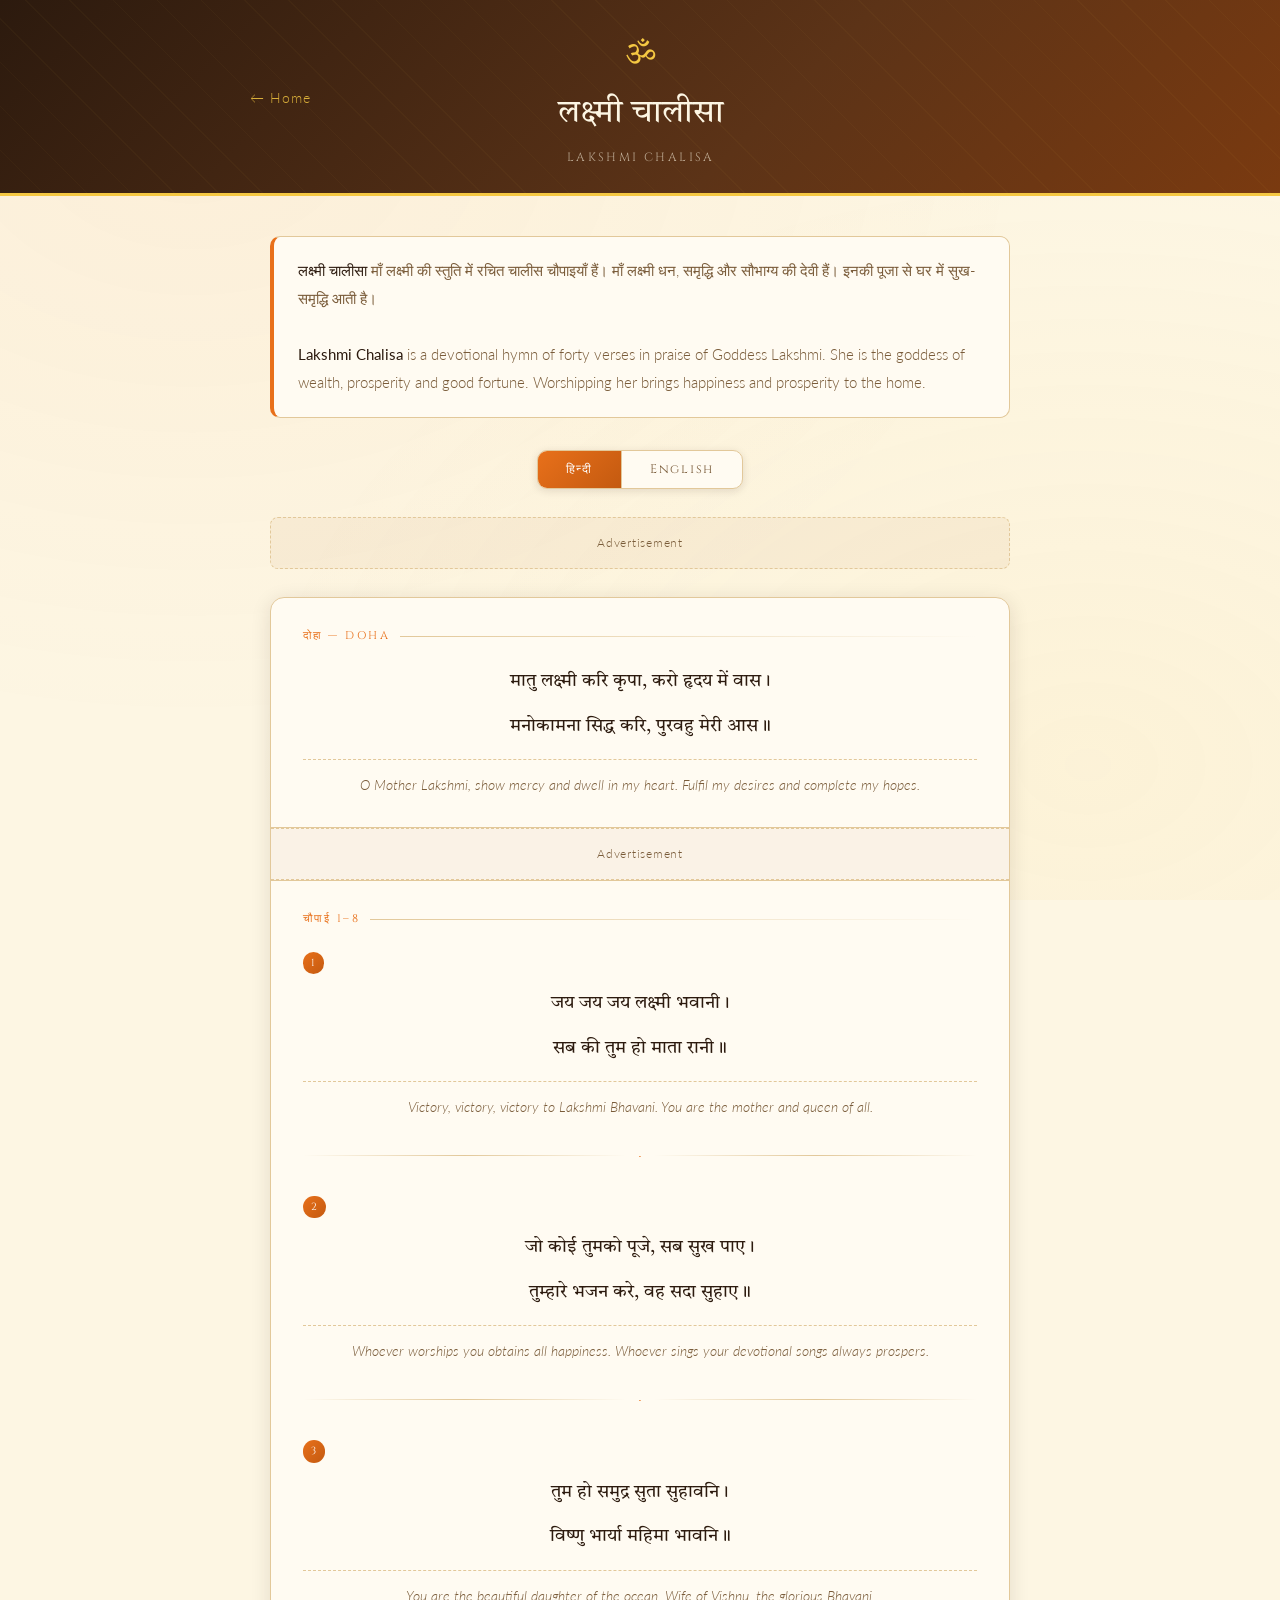
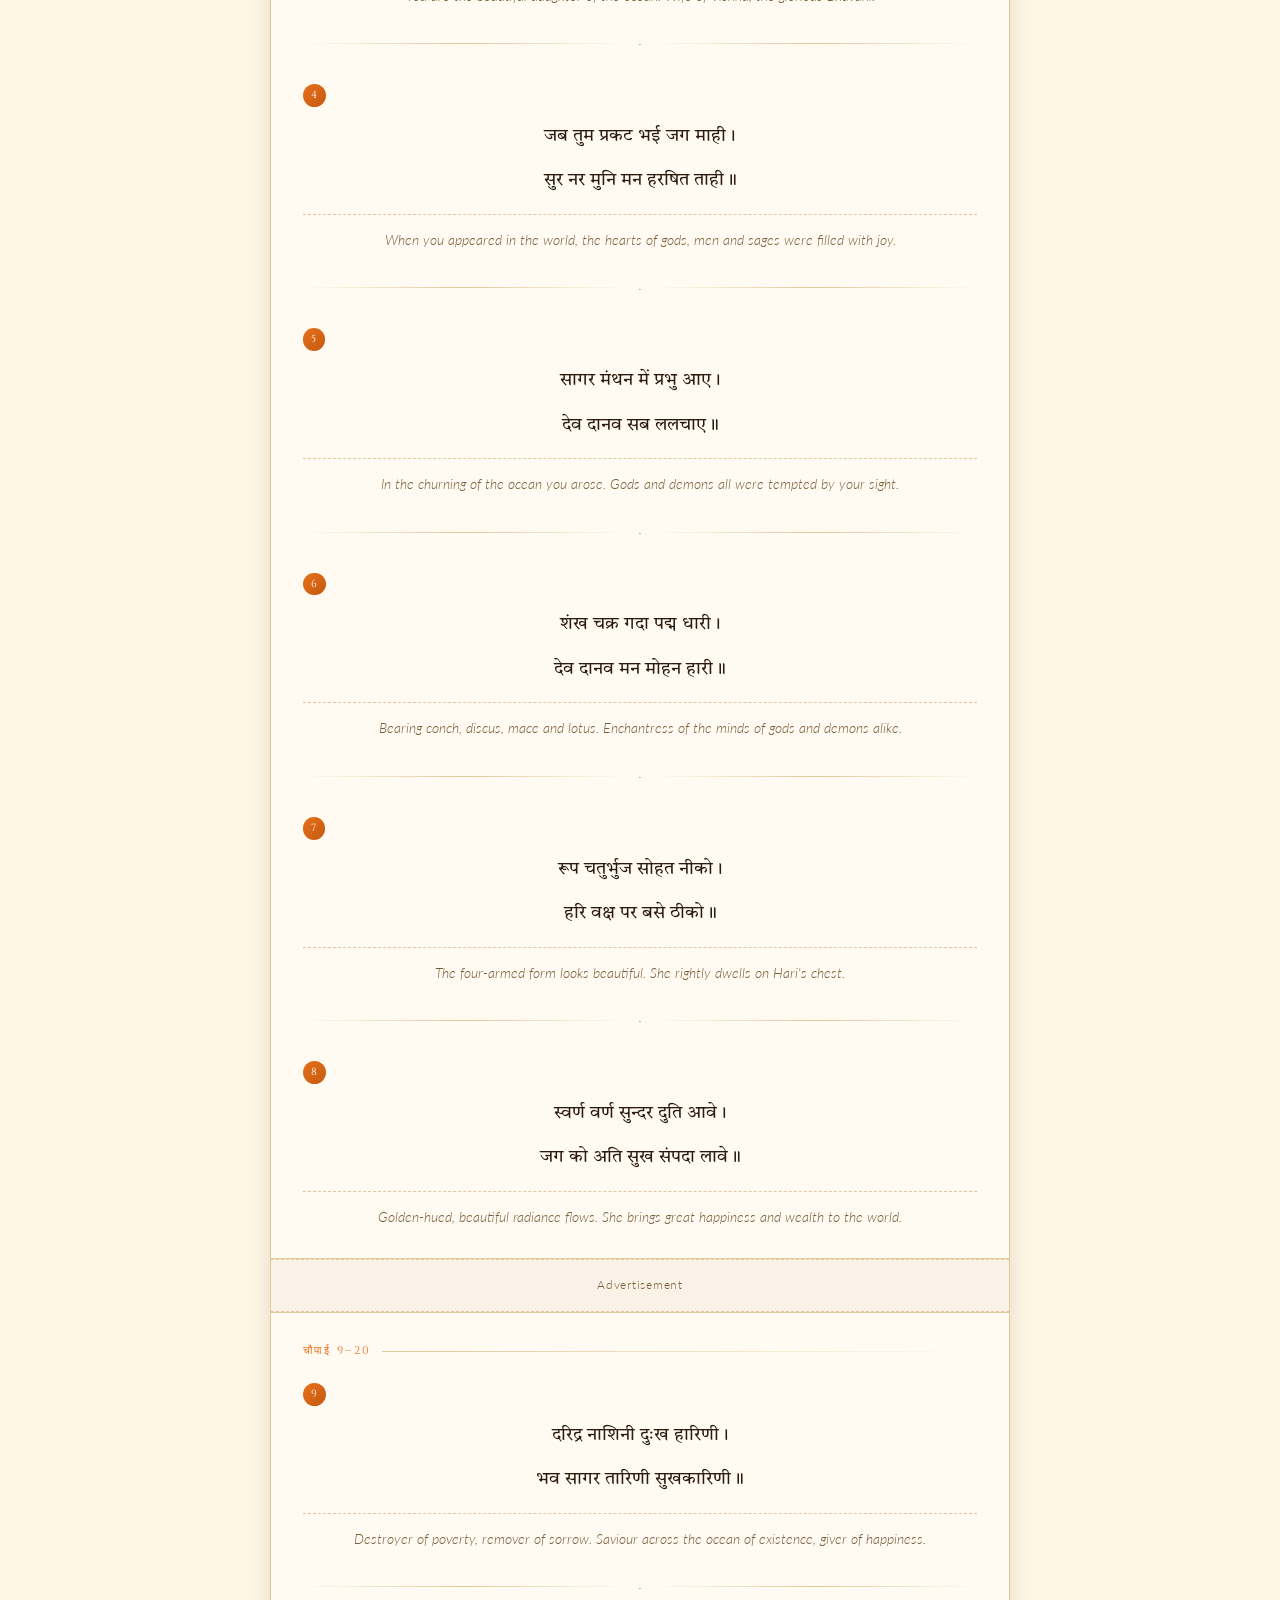
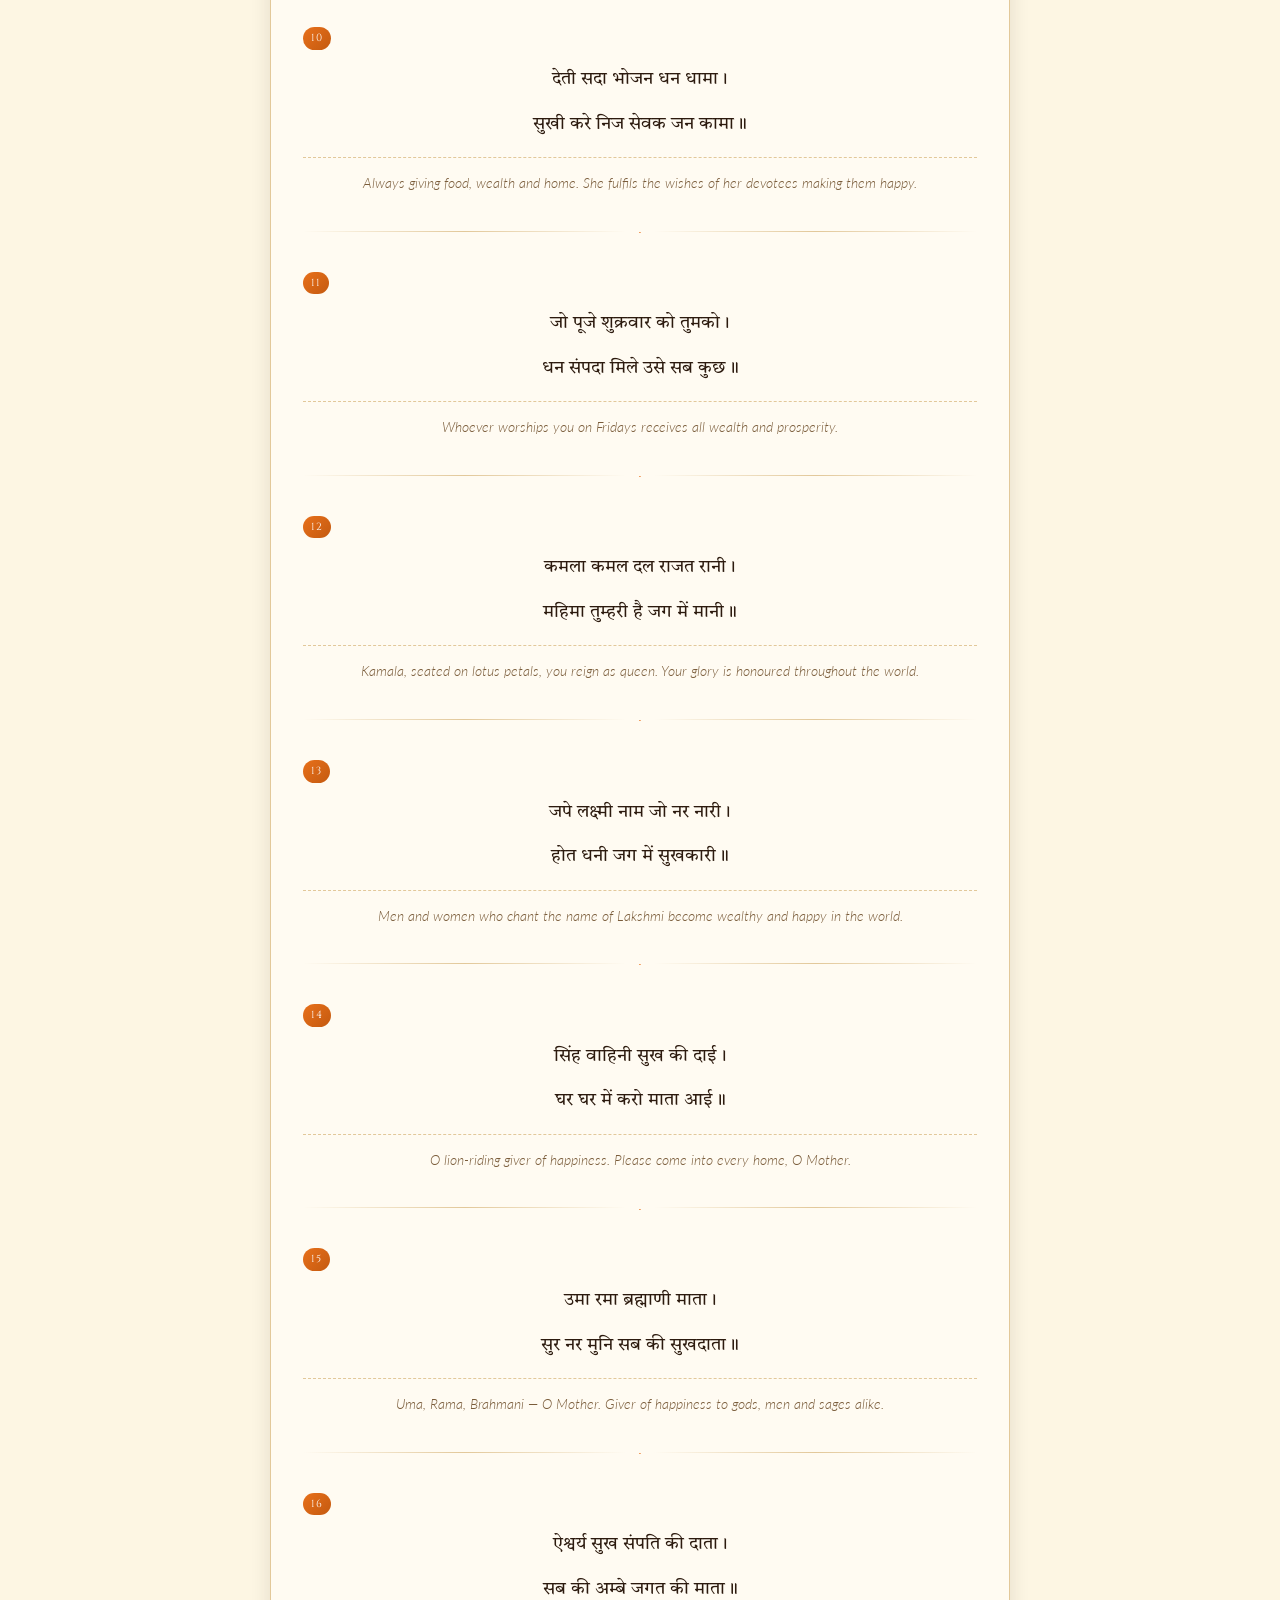
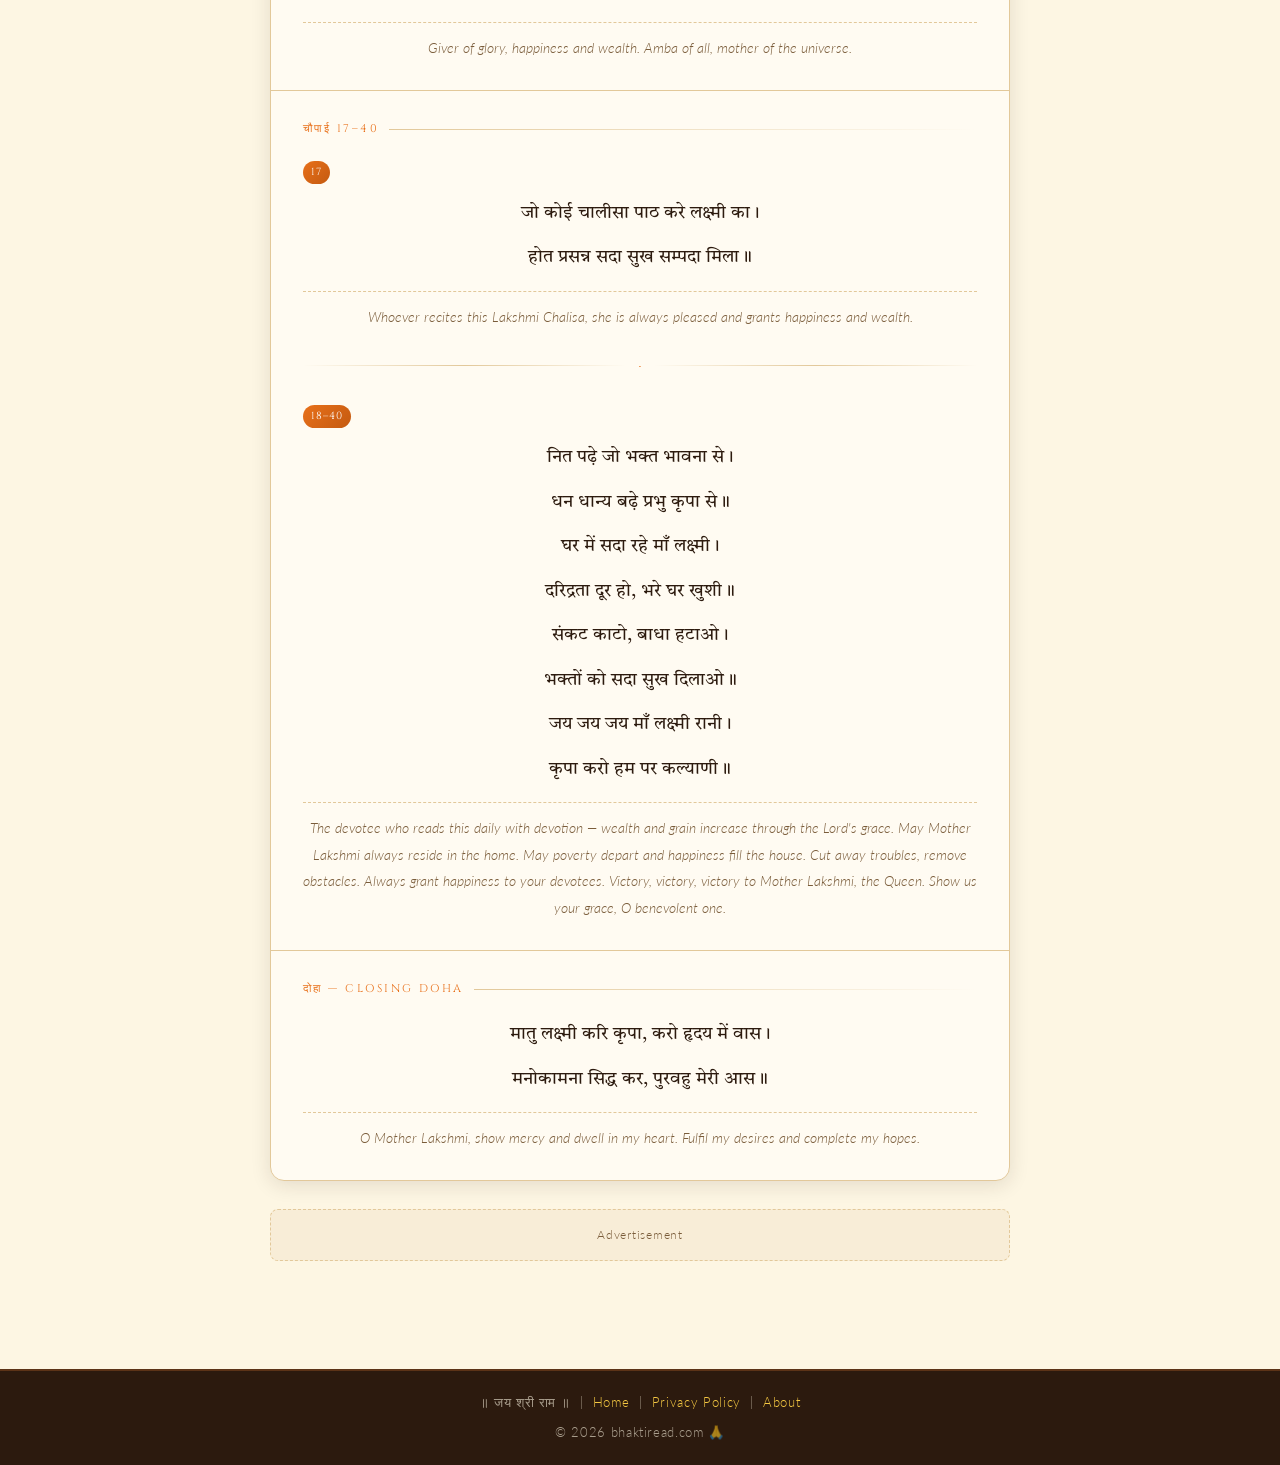
<file: lakshmi-chalisa.html>
<!DOCTYPE html>
<html lang="hi">
<head>
  <!-- Google tag (gtag.js) -->
  <script async src="https://www.googletagmanager.com/gtag/js?id=G-GEMNJPCZ11"></script>
  <script>
    window.dataLayer = window.dataLayer || [];
    function gtag(){dataLayer.push(arguments);}
    gtag('js', new Date());

    gtag('config', 'G-GEMNJPCZ11');
  </script>
  <link rel="sitemap" type="application/xml" href="/sitemap.xml">
  <meta charset="UTF-8" />
  <meta name="viewport" content="width=device-width, initial-scale=1.0" />
  <title>लक्ष्मी चालीसा - Lakshmi Chalisa in Hindi & English | BhaktiRead.in</title>
  <link rel="icon" type="image/x-icon" href="bhaktiread_tab_logo_favicon.png">
  <meta name="description" content="Read complete Lakshmi Chalisa in Hindi (Devanagari) and Roman (English) script with meaning. लक्ष्मी चालीसा हिंदी और रोमन में।" />
  <meta name="keywords" content="lakshmi chalisa, लक्ष्मी चालीसा, lakshmi chalisa in hindi, lakshmi chalisa roman" />
  <link rel="stylesheet" href="chalisa.css" />
</head>
<body>

<header>
  <div class="header-inner">
    <a href="index.html" class="back-link">← Home</a>
    <div class="header-titles">
      <span class="header-om">ॐ</span>
      <h1>लक्ष्मी चालीसा</h1>
      <p class="subtitle">LAKSHMI CHALISA</p>
    </div>
    <div style="width:60px"></div>
  </div>
</header>

<main>

  <div class="intro-box">
    <strong>लक्ष्मी चालीसा</strong> माँ लक्ष्मी की स्तुति में रचित चालीस चौपाइयाँ हैं। माँ लक्ष्मी धन, समृद्धि और सौभाग्य की देवी हैं। इनकी पूजा से घर में सुख-समृद्धि आती है।<br><br>
    <strong>Lakshmi Chalisa</strong> is a devotional hymn of forty verses in praise of Goddess Lakshmi. She is the goddess of wealth, prosperity and good fortune. Worshipping her brings happiness and prosperity to the home.
  </div>

  <div class="toggle-bar">
    <button class="toggle-btn active" id="btn-hindi">हिन्दी</button>
    <button class="toggle-btn" id="btn-roman">English</button>
  </div>

  <div class="ad-unit">Advertisement</div>

  <div class="chalisa-container">

    <div class="chalisa-section">
      <div class="section-label">दोहा — Doha</div>
      <div class="hindi-text"><p>मातु लक्ष्मी करि कृपा, करो हृदय में वास।</p><p>मनोकामना सिद्ध करि, पुरवहु मेरी आस॥</p></div>
      <div class="roman-text"><p>Matu Lakshmi Kari Kripa, Karo Hriday Mein Vas.</p><p>Manokamna Siddh Kari, Purvahu Meri As.</p></div>
      <div class="meaning-text">O Mother Lakshmi, show mercy and dwell in my heart. Fulfil my desires and complete my hopes.</div>
    </div>

    <div class="chalisa-section" style="padding:0;"><div class="ad-unit" style="margin:0;border-radius:0;border-left:none;border-right:none;">Advertisement</div></div>

    <div class="chalisa-section">
      <div class="section-label">चौपाई 1–8</div>

      <span class="chaupai-num">1</span>
      <div class="hindi-text"><p>जय जय जय लक्ष्मी भवानी।</p><p>सब की तुम हो माता रानी॥</p></div>
      <div class="roman-text"><p>Jai Jai Jai Lakshmi Bhavani.</p><p>Sab Ki Tum Ho Mata Rani.</p></div>
      <div class="meaning-text">Victory, victory, victory to Lakshmi Bhavani. You are the mother and queen of all.</div>
      <div class="divider"><span>·</span></div>

      <span class="chaupai-num">2</span>
      <div class="hindi-text"><p>जो कोई तुमको पूजे, सब सुख पाए।</p><p>तुम्हारे भजन करे, वह सदा सुहाए॥</p></div>
      <div class="roman-text"><p>Jo Koi Tumko Puje, Sab Sukh Paye.</p><p>Tumhare Bhajan Kare, Vah Sada Suhaye.</p></div>
      <div class="meaning-text">Whoever worships you obtains all happiness. Whoever sings your devotional songs always prospers.</div>
      <div class="divider"><span>·</span></div>

      <span class="chaupai-num">3</span>
      <div class="hindi-text"><p>तुम हो समुद्र सुता सुहावनि।</p><p>विष्णु भार्या महिमा भावनि॥</p></div>
      <div class="roman-text"><p>Tum Ho Samudra Suta Suhavani.</p><p>Vishnu Bharya Mahima Bhavani.</p></div>
      <div class="meaning-text">You are the beautiful daughter of the ocean. Wife of Vishnu, the glorious Bhavani.</div>
      <div class="divider"><span>·</span></div>

      <span class="chaupai-num">4</span>
      <div class="hindi-text"><p>जब तुम प्रकट भई जग माही।</p><p>सुर नर मुनि मन हरषित ताही॥</p></div>
      <div class="roman-text"><p>Jab Tum Prakat Bhai Jag Mahi.</p><p>Sur Nar Muni Man Harshit Tahi.</p></div>
      <div class="meaning-text">When you appeared in the world, the hearts of gods, men and sages were filled with joy.</div>
      <div class="divider"><span>·</span></div>

      <span class="chaupai-num">5</span>
      <div class="hindi-text"><p>सागर मंथन में प्रभु आए।</p><p>देव दानव सब ललचाए॥</p></div>
      <div class="roman-text"><p>Sagar Manthan Mein Prabhu Aaye.</p><p>Dev Danav Sab Lalchaye.</p></div>
      <div class="meaning-text">In the churning of the ocean you arose. Gods and demons all were tempted by your sight.</div>
      <div class="divider"><span>·</span></div>

      <span class="chaupai-num">6</span>
      <div class="hindi-text"><p>शंख चक्र गदा पद्म धारी।</p><p>देव दानव मन मोहन हारी॥</p></div>
      <div class="roman-text"><p>Shankh Chakra Gada Padma Dhari.</p><p>Dev Danav Man Mohan Hari.</p></div>
      <div class="meaning-text">Bearing conch, discus, mace and lotus. Enchantress of the minds of gods and demons alike.</div>
      <div class="divider"><span>·</span></div>

      <span class="chaupai-num">7</span>
      <div class="hindi-text"><p>रूप चतुर्भुज सोहत नीको।</p><p>हरि वक्ष पर बसे ठीको॥</p></div>
      <div class="roman-text"><p>Roop Chaturbhuj Sohat Niko.</p><p>Hari Vaksha Par Base Thiko.</p></div>
      <div class="meaning-text">The four-armed form looks beautiful. She rightly dwells on Hari's chest.</div>
      <div class="divider"><span>·</span></div>

      <span class="chaupai-num">8</span>
      <div class="hindi-text"><p>स्वर्ण वर्ण सुन्दर दुति आवे।</p><p>जग को अति सुख संपदा लावे॥</p></div>
      <div class="roman-text"><p>Swarna Varn Sundar Duti Ave.</p><p>Jag Ko Ati Sukh Sampada Lave.</p></div>
      <div class="meaning-text">Golden-hued, beautiful radiance flows. She brings great happiness and wealth to the world.</div>
    </div>

    <div class="chalisa-section" style="padding:0;"><div class="ad-unit" style="margin:0;border-radius:0;border-left:none;border-right:none;">Advertisement</div></div>

    <div class="chalisa-section">
      <div class="section-label">चौपाई 9–20</div>

      <span class="chaupai-num">9</span>
      <div class="hindi-text"><p>दरिद्र नाशिनी दुःख हारिणी।</p><p>भव सागर तारिणी सुखकारिणी॥</p></div>
      <div class="roman-text"><p>Daridra Nashini Dukh Harini.</p><p>Bhav Sagar Tarini Sukhkarini.</p></div>
      <div class="meaning-text">Destroyer of poverty, remover of sorrow. Saviour across the ocean of existence, giver of happiness.</div>
      <div class="divider"><span>·</span></div>

      <span class="chaupai-num">10</span>
      <div class="hindi-text"><p>देती सदा भोजन धन धामा।</p><p>सुखी करे निज सेवक जन कामा॥</p></div>
      <div class="roman-text"><p>Deti Sada Bhojan Dhan Dhama.</p><p>Sukhi Kare Nij Sevak Jan Kama.</p></div>
      <div class="meaning-text">Always giving food, wealth and home. She fulfils the wishes of her devotees making them happy.</div>
      <div class="divider"><span>·</span></div>

      <span class="chaupai-num">11</span>
      <div class="hindi-text"><p>जो पूजे शुक्रवार को तुमको।</p><p>धन संपदा मिले उसे सब कुछ॥</p></div>
      <div class="roman-text"><p>Jo Puje Shukravar Ko Tumko.</p><p>Dhan Sampada Mile Use Sab Kuchh.</p></div>
      <div class="meaning-text">Whoever worships you on Fridays receives all wealth and prosperity.</div>
      <div class="divider"><span>·</span></div>

      <span class="chaupai-num">12</span>
      <div class="hindi-text"><p>कमला कमल दल राजत रानी।</p><p>महिमा तुम्हरी है जग में मानी॥</p></div>
      <div class="roman-text"><p>Kamala Kamal Dal Rajat Rani.</p><p>Mahima Tumhari Hai Jag Mein Mani.</p></div>
      <div class="meaning-text">Kamala, seated on lotus petals, you reign as queen. Your glory is honoured throughout the world.</div>
      <div class="divider"><span>·</span></div>

      <span class="chaupai-num">13</span>
      <div class="hindi-text"><p>जपे लक्ष्मी नाम जो नर नारी।</p><p>होत धनी जग में सुखकारी॥</p></div>
      <div class="roman-text"><p>Jape Lakshmi Nam Jo Nar Nari.</p><p>Hot Dhani Jag Mein Sukhkari.</p></div>
      <div class="meaning-text">Men and women who chant the name of Lakshmi become wealthy and happy in the world.</div>
      <div class="divider"><span>·</span></div>

      <span class="chaupai-num">14</span>
      <div class="hindi-text"><p>सिंह वाहिनी सुख की दाई।</p><p>घर घर में करो माता आई॥</p></div>
      <div class="roman-text"><p>Sinh Vahini Sukh Ki Dai.</p><p>Ghar Ghar Mein Karo Mata Aai.</p></div>
      <div class="meaning-text">O lion-riding giver of happiness. Please come into every home, O Mother.</div>
      <div class="divider"><span>·</span></div>

      <span class="chaupai-num">15</span>
      <div class="hindi-text"><p>उमा रमा ब्रह्माणी माता।</p><p>सुर नर मुनि सब की सुखदाता॥</p></div>
      <div class="roman-text"><p>Uma Rama Brahmani Mata.</p><p>Sur Nar Muni Sab Ki Sukhdaata.</p></div>
      <div class="meaning-text">Uma, Rama, Brahmani — O Mother. Giver of happiness to gods, men and sages alike.</div>
      <div class="divider"><span>·</span></div>

      <span class="chaupai-num">16</span>
      <div class="hindi-text"><p>ऐश्वर्य सुख संपति की दाता।</p><p>सब की अम्बे जगत की माता॥</p></div>
      <div class="roman-text"><p>Aishwarya Sukh Sampati Ki Data.</p><p>Sab Ki Ambe Jagat Ki Mata.</p></div>
      <div class="meaning-text">Giver of glory, happiness and wealth. Amba of all, mother of the universe.</div>
    </div>

    <div class="chalisa-section">
      <div class="section-label">चौपाई 17–40</div>

      <span class="chaupai-num">17</span>
      <div class="hindi-text"><p>जो कोई चालीसा पाठ करे लक्ष्मी का।</p><p>होत प्रसन्न सदा सुख सम्पदा मिला॥</p></div>
      <div class="roman-text"><p>Jo Koi Chalisa Path Kare Lakshmi Ka.</p><p>Hot Prasann Sada Sukh Sampada Mila.</p></div>
      <div class="meaning-text">Whoever recites this Lakshmi Chalisa, she is always pleased and grants happiness and wealth.</div>
      <div class="divider"><span>·</span></div>

      <span class="chaupai-num">18–40</span>
      <div class="hindi-text"><p>नित पढ़े जो भक्त भावना से।</p><p>धन धान्य बढ़े प्रभु कृपा से॥</p><p>घर में सदा रहे माँ लक्ष्मी।</p><p>दरिद्रता दूर हो, भरे घर खुशी॥</p><p>संकट काटो, बाधा हटाओ।</p><p>भक्तों को सदा सुख दिलाओ॥</p><p>जय जय जय माँ लक्ष्मी रानी।</p><p>कृपा करो हम पर कल्याणी॥</p></div>
      <div class="roman-text"><p>Nit Padhe Jo Bhakt Bhavna Se.</p><p>Dhan Dhanya Badhe Prabhu Kripa Se.</p><p>Ghar Mein Sada Rahe Maa Lakshmi.</p><p>Daridrata Dur Ho, Bhare Ghar Khushi.</p><p>Sankat Kato, Badha Hatao.</p><p>Bhakton Ko Sada Sukh Dilao.</p><p>Jai Jai Jai Maa Lakshmi Rani.</p><p>Kripa Karo Ham Par Kalyani.</p></div>
      <div class="meaning-text">The devotee who reads this daily with devotion — wealth and grain increase through the Lord's grace. May Mother Lakshmi always reside in the home. May poverty depart and happiness fill the house. Cut away troubles, remove obstacles. Always grant happiness to your devotees. Victory, victory, victory to Mother Lakshmi, the Queen. Show us your grace, O benevolent one.</div>
    </div>

    <div class="chalisa-section">
      <div class="section-label">दोहा — Closing Doha</div>
      <div class="hindi-text"><p>मातु लक्ष्मी करि कृपा, करो हृदय में वास।</p><p>मनोकामना सिद्ध कर, पुरवहु मेरी आस॥</p></div>
      <div class="roman-text"><p>Matu Lakshmi Kari Kripa, Karo Hriday Mein Vas.</p><p>Manokamna Siddh Kar, Purvahu Meri As.</p></div>
      <div class="meaning-text">O Mother Lakshmi, show mercy and dwell in my heart. Fulfil my desires and complete my hopes.</div>
    </div>

  </div>

  <div class="ad-unit">Advertisement</div>

</main>

  <!-- ── FOOTER ── -->
<footer>
  <!-- <p>॥ जय श्री राम ॥ &nbsp;|&nbsp; <a href="index.html">Home</a> &nbsp;|&nbsp; <a href="privacy.html">Privacy Policy</a> &nbsp;|&nbsp; <a href="about.html">About</a> &nbsp;|&nbsp; <a href="contact.html">Contact</a></p> -->
  <p>॥ जय श्री राम ॥ &nbsp;|&nbsp; <a href="index.html">Home</a> &nbsp;|&nbsp; <a href="privacy.html">Privacy Policy</a> &nbsp;|&nbsp; <a href="about.html">About</a></p>
  <p style="margin-top:6px;">© 2026 bhaktiread.com 🙏</p>
</footer>

<script src="chalisa-toggle.js"></script>
</body>
</html>
</file>
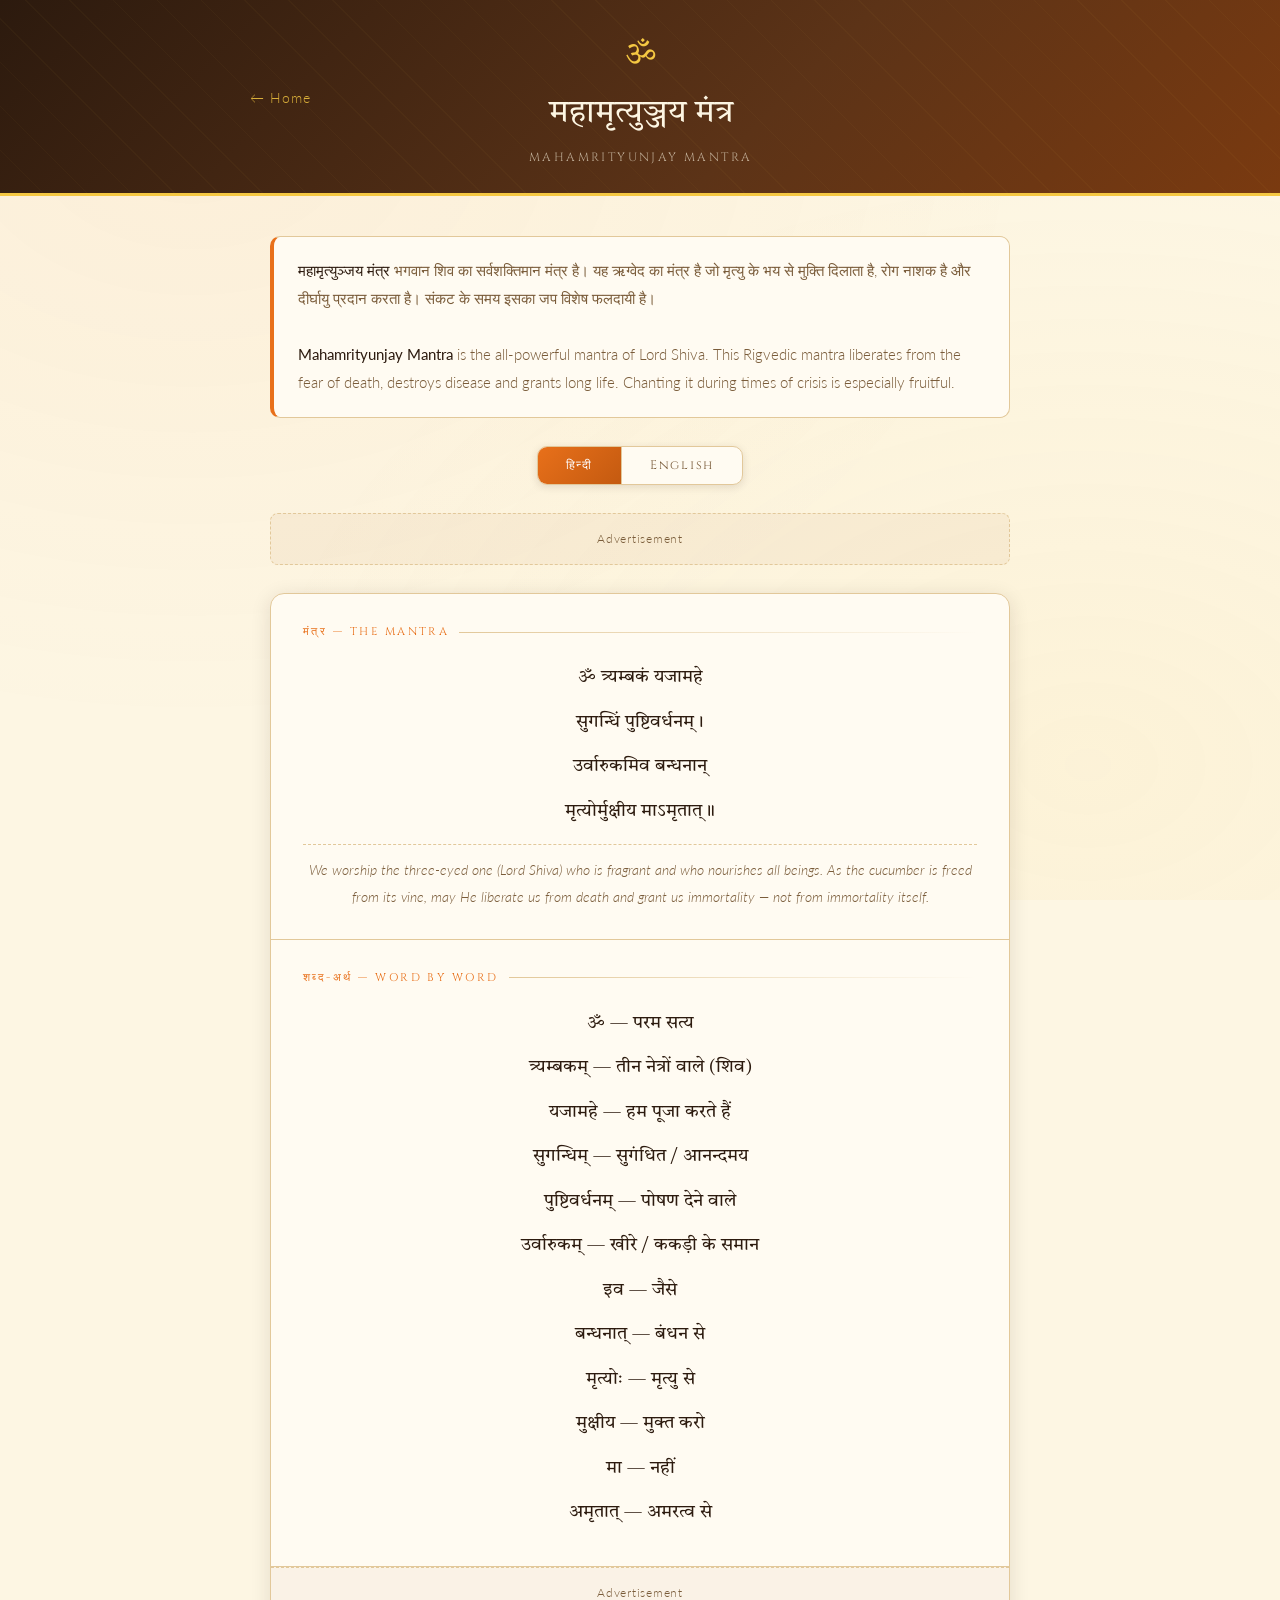
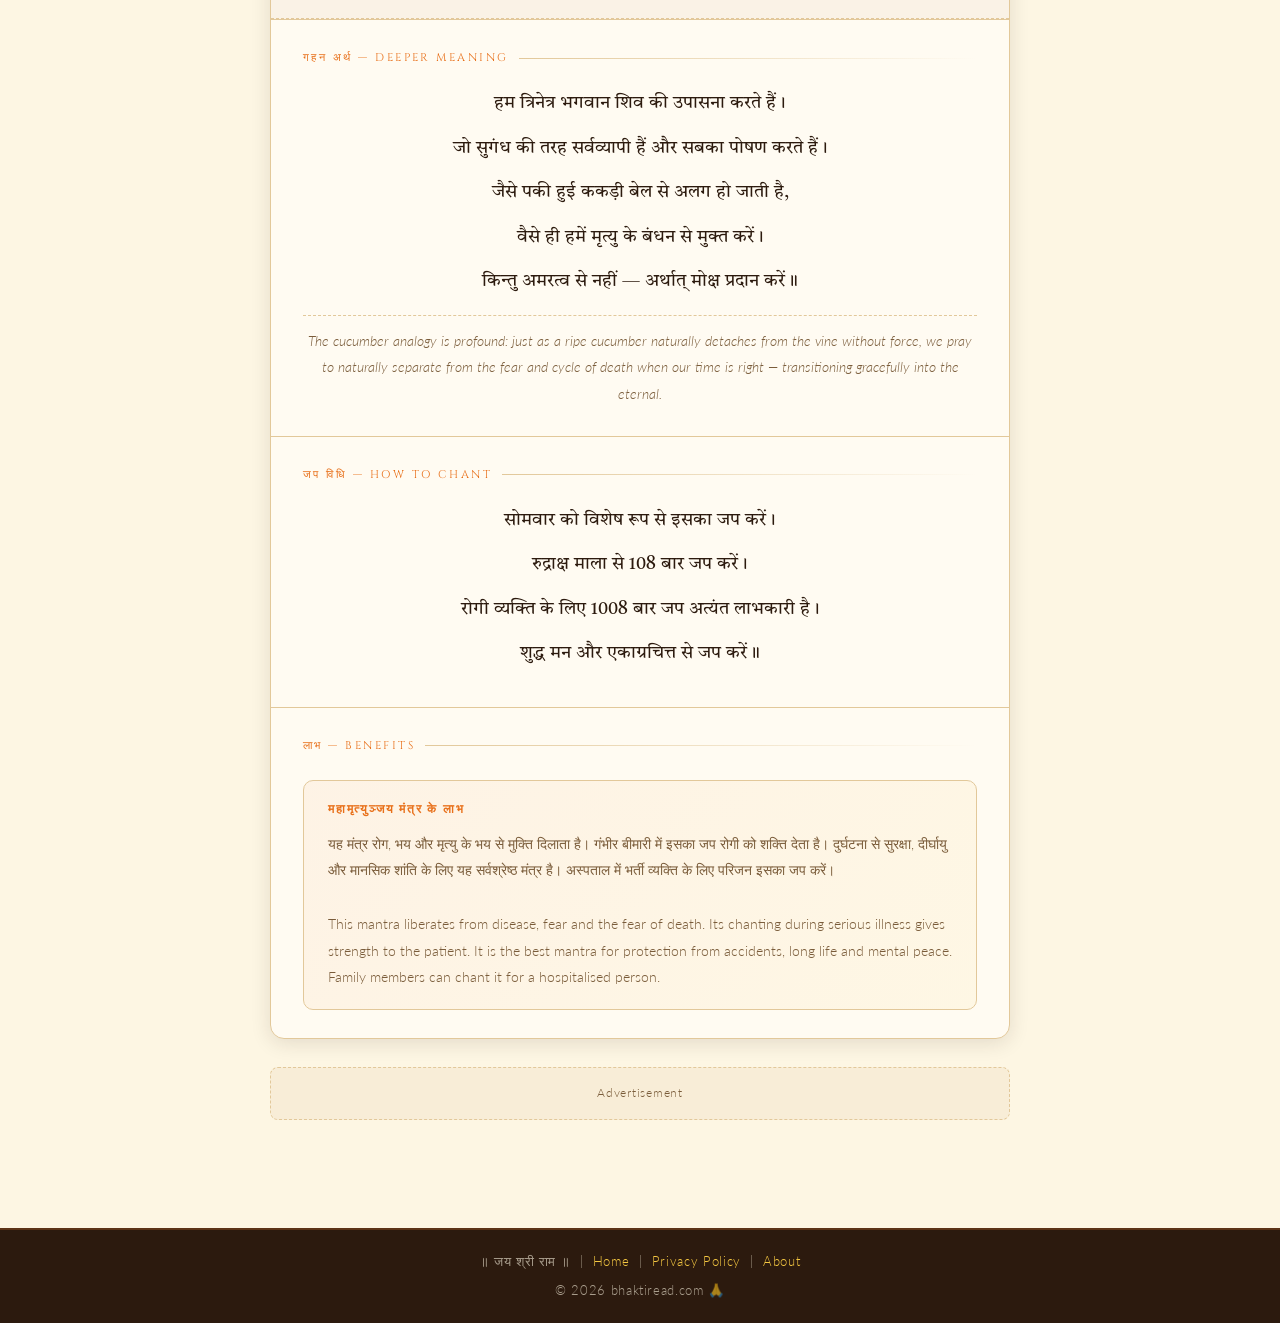
<file: mahamrityunjay-mantra.html>
<!DOCTYPE html>
<html lang="hi">
<head>
    <!-- Google tag (gtag.js) -->
  <script async src="https://www.googletagmanager.com/gtag/js?id=G-GEMNJPCZ11"></script>
  <script>
    window.dataLayer = window.dataLayer || [];
    function gtag(){dataLayer.push(arguments);}
    gtag('js', new Date());

    gtag('config', 'G-GEMNJPCZ11');
  </script>
  <link rel="sitemap" type="application/xml" href="/sitemap.xml">
  <meta charset="UTF-8" />
  <meta name="viewport" content="width=device-width, initial-scale=1.0" />
  <title>महामृत्युञ्जय मंत्र - Mahamrityunjay Mantra in Hindi & English | BhaktiRead.in</title>
  <link rel="icon" type="image/x-icon" href="bhaktiread_tab_logo_favicon.png">
  <meta name="description" content="Read Mahamrityunjay Mantra in Hindi and Roman script with full meaning and benefits. महामृत्युञ्जय मंत्र अर्थ सहित।" />
  <meta name="keywords" content="mahamrityunjay mantra, महामृत्युञ्जय मंत्र, maha mrityunjaya mantra meaning, shiva mantra" />
  <link rel="stylesheet" href="mantra-aarti.css" />
</head>
<body>

<header>
  <div class="header-inner">
    <a href="index.html" class="back-link">← Home</a>
    <div class="header-titles">
      <span class="header-om">ॐ</span>
      <h1>महामृत्युञ्जय मंत्र</h1>
      <p class="subtitle">MAHAMRITYUNJAY MANTRA</p>
    </div>
    <div style="width:60px"></div>
  </div>
</header>

<main>

  <div class="intro-box">
    <strong>महामृत्युञ्जय मंत्र</strong> भगवान शिव का सर्वशक्तिमान मंत्र है। यह ऋग्वेद का मंत्र है जो मृत्यु के भय से मुक्ति दिलाता है, रोग नाशक है और दीर्घायु प्रदान करता है। संकट के समय इसका जप विशेष फलदायी है।<br><br>
    <strong>Mahamrityunjay Mantra</strong> is the all-powerful mantra of Lord Shiva. This Rigvedic mantra liberates from the fear of death, destroys disease and grants long life. Chanting it during times of crisis is especially fruitful.
  </div>

  <div class="toggle-bar">
    <button class="toggle-btn active" id="btn-hindi">हिन्दी</button>
    <button class="toggle-btn" id="btn-roman">English</button>
  </div>

  <div class="ad-unit">Advertisement</div>

  <div class="content-container">

    <!-- THE MANTRA -->
    <div class="content-section">
      <div class="section-label">मंत्र — The Mantra</div>
      <div class="hindi-text">
        <p>ॐ त्र्यम्बकं यजामहे</p>
        <p>सुगन्धिं पुष्टिवर्धनम्।</p>
        <p>उर्वारुकमिव बन्धनान्</p>
        <p>मृत्योर्मुक्षीय माऽमृतात्॥</p>
      </div>
      <div class="roman-text">
        <p>Om Tryambakam Yajamahe</p>
        <p>Sugandhim Pushtivardhnam.</p>
        <p>Urvarukamiva Bandhanan</p>
        <p>Mrityormukshiya Maamritat.</p>
      </div>
      <div class="meaning-text">
        We worship the three-eyed one (Lord Shiva) who is fragrant and who nourishes all beings. As the cucumber is freed from its vine, may He liberate us from death and grant us immortality — not from immortality itself.
      </div>
    </div>

    <!-- WORD BY WORD -->
    <div class="content-section">
      <div class="section-label">शब्द-अर्थ — Word by Word</div>
      <div class="hindi-text">
        <p>ॐ — परम सत्य</p>
        <p>त्र्यम्बकम् — तीन नेत्रों वाले (शिव)</p>
        <p>यजामहे — हम पूजा करते हैं</p>
        <p>सुगन्धिम् — सुगंधित / आनन्दमय</p>
        <p>पुष्टिवर्धनम् — पोषण देने वाले</p>
        <p>उर्वारुकम् — खीरे / ककड़ी के समान</p>
        <p>इव — जैसे</p>
        <p>बन्धनात् — बंधन से</p>
        <p>मृत्योः — मृत्यु से</p>
        <p>मुक्षीय — मुक्त करो</p>
        <p>मा — नहीं</p>
        <p>अमृतात् — अमरत्व से</p>
      </div>
      <div class="roman-text">
        <p>Om — Supreme truth</p>
        <p>Tryambakam — Three-eyed one (Shiva)</p>
        <p>Yajamahe — We worship</p>
        <p>Sugandhim — Fragrant / blissful</p>
        <p>Pushtivardhnam — Nourisher of all</p>
        <p>Urvarukam — Like a cucumber / gourd</p>
        <p>Iva — Like / as</p>
        <p>Bandhanan — From bondage</p>
        <p>Mrityoh — From death</p>
        <p>Mukshiya — Please liberate</p>
        <p>Ma — Not / may not</p>
        <p>Amritat — From immortality</p>
      </div>
    </div>

    <div class="content-section" style="padding:0;"><div class="ad-unit" style="margin:0;border-radius:0;border-left:none;border-right:none;">Advertisement</div></div>

    <!-- DEEPER MEANING -->
    <div class="content-section">
      <div class="section-label">गहन अर्थ — Deeper Meaning</div>
      <div class="hindi-text">
        <p>हम त्रिनेत्र भगवान शिव की उपासना करते हैं।</p>
        <p>जो सुगंध की तरह सर्वव्यापी हैं और सबका पोषण करते हैं।</p>
        <p>जैसे पकी हुई ककड़ी बेल से अलग हो जाती है,</p>
        <p>वैसे ही हमें मृत्यु के बंधन से मुक्त करें।</p>
        <p>किन्तु अमरत्व से नहीं — अर्थात् मोक्ष प्रदान करें॥</p>
      </div>
      <div class="roman-text">
        <p>We worship the three-eyed Lord Shiva.</p>
        <p>Who is all-pervading like fragrance and nourishes all.</p>
        <p>Just as a ripe cucumber separates from its vine,</p>
        <p>So may He free us from the bondage of death.</p>
        <p>But not from immortality — that is, grant us liberation.</p>
      </div>
      <div class="meaning-text">
        The cucumber analogy is profound: just as a ripe cucumber naturally detaches from the vine without force, we pray to naturally separate from the fear and cycle of death when our time is right — transitioning gracefully into the eternal.
      </div>
    </div>

    <!-- HOW TO CHANT -->
    <div class="content-section">
      <div class="section-label">जप विधि — How to Chant</div>
      <div class="hindi-text">
        <p>सोमवार को विशेष रूप से इसका जप करें।</p>
        <p>रुद्राक्ष माला से 108 बार जप करें।</p>
        <p>रोगी व्यक्ति के लिए 1008 बार जप अत्यंत लाभकारी है।</p>
        <p>शुद्ध मन और एकाग्रचित्त से जप करें॥</p>
      </div>
      <div class="roman-text">
        <p>Chant it especially on Mondays.</p>
        <p>Chant 108 times with a rudraksha mala.</p>
        <p>For a sick person, chanting 1008 times is very beneficial.</p>
        <p>Chant with a pure mind and focused attention.</p>
      </div>
    </div>

    <!-- BENEFITS -->
    <div class="content-section">
      <div class="section-label">लाभ — Benefits</div>
      <div class="benefits-box">
        <h3>महामृत्युञ्जय मंत्र के लाभ</h3>
        <p>
          यह मंत्र रोग, भय और मृत्यु के भय से मुक्ति दिलाता है। गंभीर बीमारी में इसका जप रोगी को शक्ति देता है। दुर्घटना से सुरक्षा, दीर्घायु और मानसिक शांति के लिए यह सर्वश्रेष्ठ मंत्र है। अस्पताल में भर्ती व्यक्ति के लिए परिजन इसका जप करें।<br><br>
          This mantra liberates from disease, fear and the fear of death. Its chanting during serious illness gives strength to the patient. It is the best mantra for protection from accidents, long life and mental peace. Family members can chant it for a hospitalised person.
        </p>
      </div>
    </div>

  </div>

  <div class="ad-unit">Advertisement</div>

</main>

  <!-- ── FOOTER ── -->
<footer>
  <!-- <p>॥ जय श्री राम ॥ &nbsp;|&nbsp; <a href="index.html">Home</a> &nbsp;|&nbsp; <a href="privacy.html">Privacy Policy</a> &nbsp;|&nbsp; <a href="about.html">About</a> &nbsp;|&nbsp; <a href="contact.html">Contact</a></p> -->
  <p>॥ जय श्री राम ॥ &nbsp;|&nbsp; <a href="index.html">Home</a> &nbsp;|&nbsp; <a href="privacy.html">Privacy Policy</a> &nbsp;|&nbsp; <a href="about.html">About</a></p>
  <p style="margin-top:6px;">© 2026 bhaktiread.com 🙏</p>
</footer>

<script src="chalisa-toggle.js"></script>
</body>
</html>
</file>
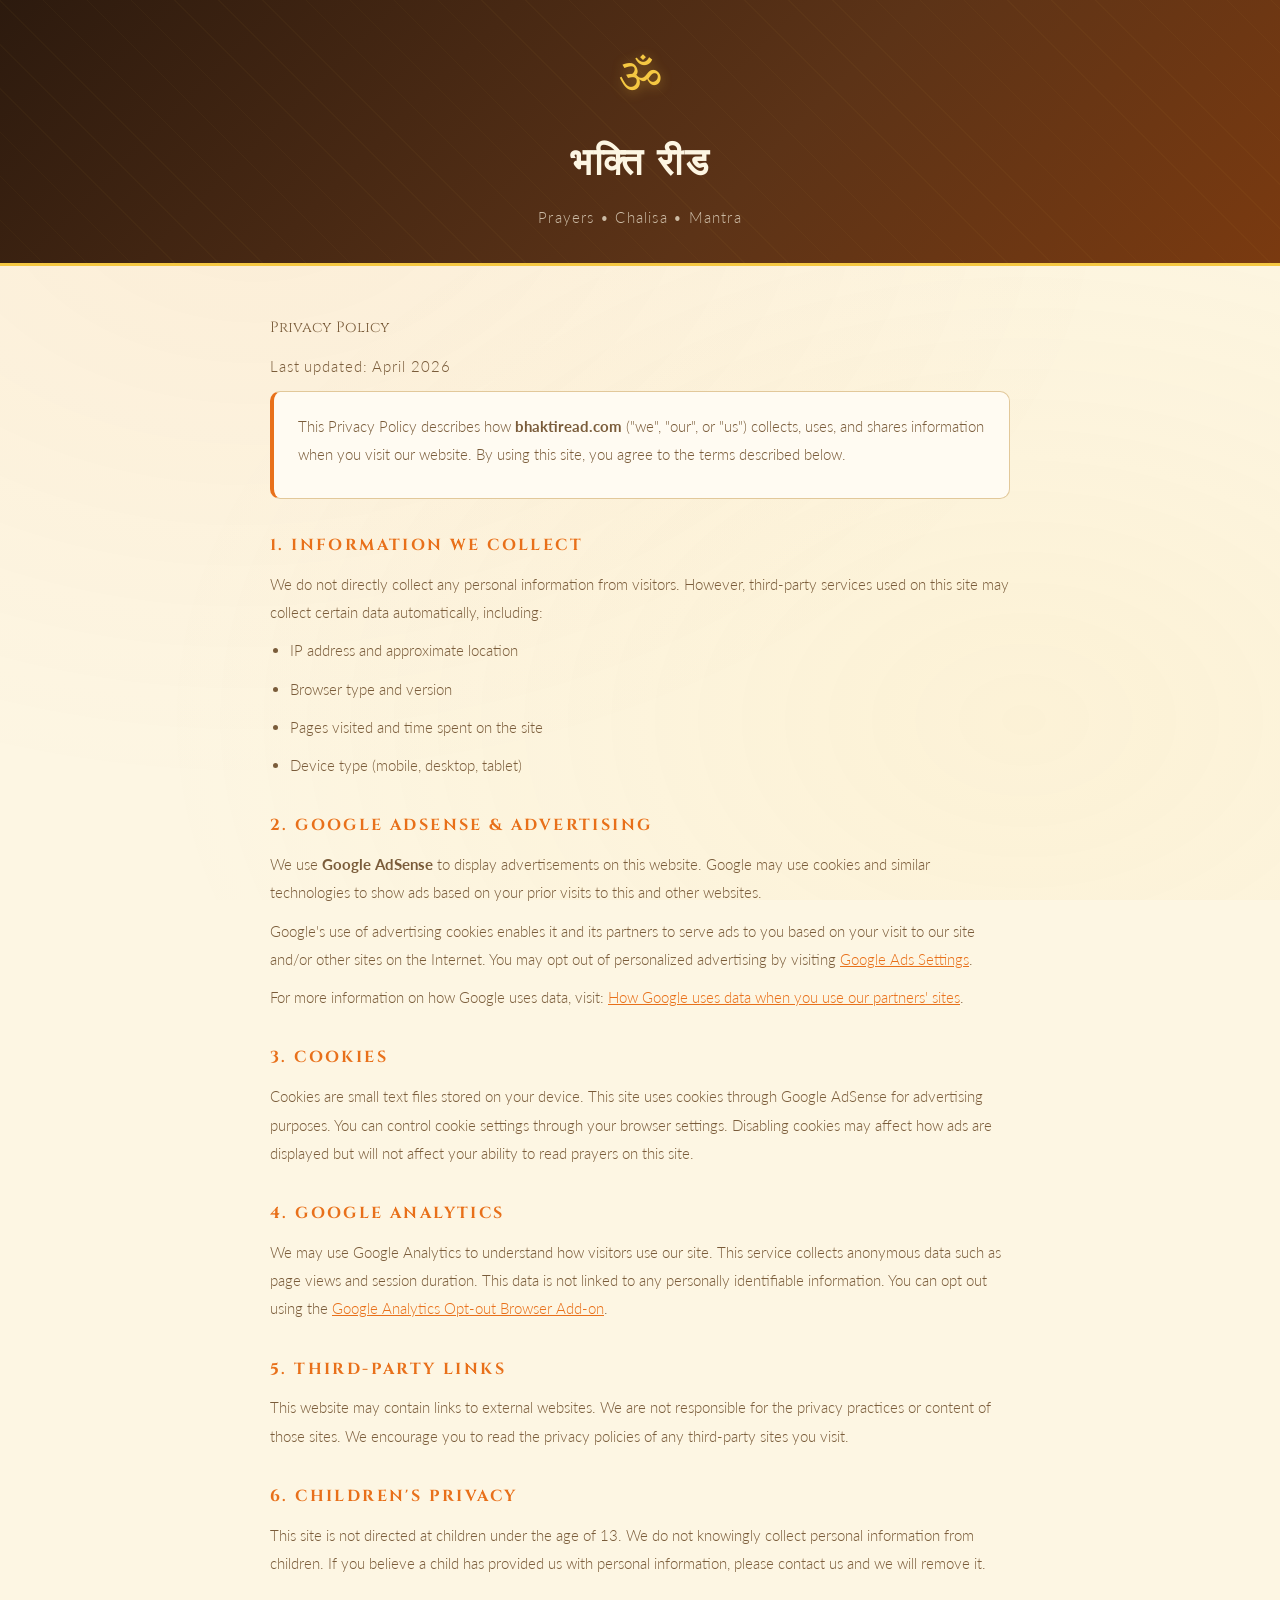
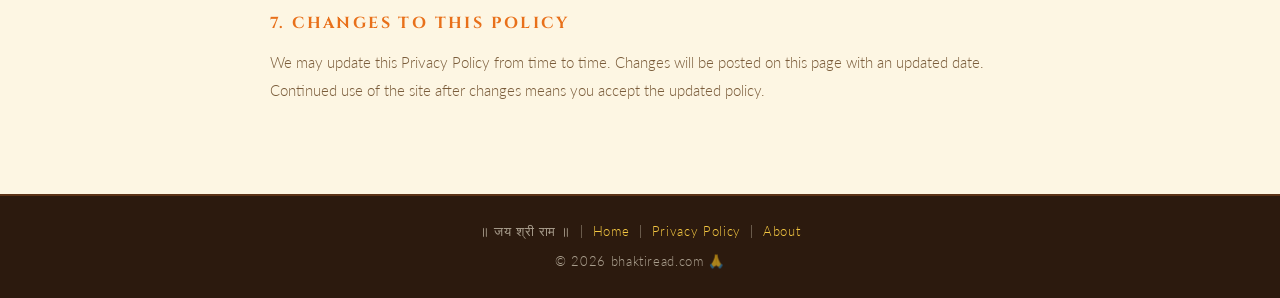
<file: privacy.html>
<!DOCTYPE html>
<html lang="en">
<head>
  <!-- Google tag (gtag.js) -->
  <script async src="https://www.googletagmanager.com/gtag/js?id=G-GEMNJPCZ11"></script>
  <script>
    window.dataLayer = window.dataLayer || [];
    function gtag(){dataLayer.push(arguments);}
    gtag('js', new Date());

    gtag('config', 'G-GEMNJPCZ11');
  </script>
  <link rel="sitemap" type="application/xml" href="/sitemap.xml">
  <meta charset="UTF-8" />
  <meta name="viewport" content="width=device-width, initial-scale=1.0" />
  <title>Privacy Policy - bhaktiread.com</title>
  <link rel="icon" type="image/x-icon" href="bhaktiread_tab_logo_favicon.png">
  <meta name="description" content="Privacy Policy for bhaktiread.com" />
  <link rel="stylesheet" href="style.css" />
  <style>
    .policy-container {
      max-width: 780px;
      margin: 0 auto;
      padding: 48px 20px 80px;
      position: relative;
      z-index: 1;
    }
    .policy-container h2 {
      font-family: 'Cinzel', serif;
      font-size: 1rem;
      letter-spacing: 0.15em;
      color: var(--saffron);
      margin: 32px 0 10px;
      text-transform: uppercase;
    }
    .policy-container p, .policy-container li {
      font-size: 0.93rem;
      color: var(--muted);
      line-height: 1.9;
      margin-bottom: 10px;
    }
    .policy-container ul {
      padding-left: 20px;
      margin-bottom: 10px;
    }
    .policy-container a {
      color: var(--saffron);
    }
    .policy-title {
      font-family: 'Cinzel', serif;
      font-size: 1.6rem;
      color: var(--dark-brown);
      margin-bottom: 6px;
    }
    .policy-date {
      font-size: 0.82rem;
      color: var(--muted);
      letter-spacing: 0.06em;
      margin-bottom: 28px;
    }
    .policy-box {
      background: var(--card-bg);
      border: 1px solid var(--divider);
      border-left: 4px solid var(--saffron);
      border-radius: 10px;
      padding: 20px 24px;
    }
  </style>
</head>
<body>

  <header>
    <span class="header-om">ॐ</span>
    <h1>भक्ति रीड</h1>
    <p>Prayers • Chalisa • Mantra</p>
  </header>

  <div class="policy-container">

    <p class="policy-title">Privacy Policy</p>
    <p class="policy-date">Last updated: April 2026</p>

    <div class="policy-box">
      <p>This Privacy Policy describes how <strong>bhaktiread.com</strong> ("we", "our", or "us") collects, uses, and shares information when you visit our website. By using this site, you agree to the terms described below.</p>
    </div>

    <h2>1. Information We Collect</h2>
    <p>We do not directly collect any personal information from visitors. However, third-party services used on this site may collect certain data automatically, including:</p>
    <ul>
      <li>IP address and approximate location</li>
      <li>Browser type and version</li>
      <li>Pages visited and time spent on the site</li>
      <li>Device type (mobile, desktop, tablet)</li>
    </ul>

    <h2>2. Google AdSense & Advertising</h2>
    <p>We use <strong>Google AdSense</strong> to display advertisements on this website. Google may use cookies and similar technologies to show ads based on your prior visits to this and other websites.</p>
    <p>Google's use of advertising cookies enables it and its partners to serve ads to you based on your visit to our site and/or other sites on the Internet. You may opt out of personalized advertising by visiting <a href="https://www.google.com/settings/ads" target="_blank">Google Ads Settings</a>.</p>
    <p>For more information on how Google uses data, visit: <a href="https://policies.google.com/technologies/partner-sites" target="_blank">How Google uses data when you use our partners' sites</a>.</p>

    <h2>3. Cookies</h2>
    <p>Cookies are small text files stored on your device. This site uses cookies through Google AdSense for advertising purposes. You can control cookie settings through your browser settings. Disabling cookies may affect how ads are displayed but will not affect your ability to read prayers on this site.</p>

    <h2>4. Google Analytics</h2>
    <p>We may use Google Analytics to understand how visitors use our site. This service collects anonymous data such as page views and session duration. This data is not linked to any personally identifiable information. You can opt out using the <a href="https://tools.google.com/dlpage/gaoptout" target="_blank">Google Analytics Opt-out Browser Add-on</a>.</p>

    <h2>5. Third-Party Links</h2>
    <p>This website may contain links to external websites. We are not responsible for the privacy practices or content of those sites. We encourage you to read the privacy policies of any third-party sites you visit.</p>

    <h2>6. Children's Privacy</h2>
    <p>This site is not directed at children under the age of 13. We do not knowingly collect personal information from children. If you believe a child has provided us with personal information, please contact us and we will remove it.</p>

    <h2>7. Changes to This Policy</h2>
    <p>We may update this Privacy Policy from time to time. Changes will be posted on this page with an updated date. Continued use of the site after changes means you accept the updated policy.</p>

    <!-- <h2>8. Contact Us</h2>
    <p>If you have any questions about this Privacy Policy, you can contact us at:<br>
    <strong>Email:</strong> contact@bhaktipath.com</p> -->

  </div>

  <footer>
    <p>॥ जय श्री राम ॥ &nbsp;|&nbsp; <a href="index.html">Home</a> &nbsp;|&nbsp; <a href="privacy.html">Privacy Policy</a> &nbsp;|&nbsp; <a href="about.html">About</a></p>
    <p style="margin-top:6px;">© 2026 bhaktiread.com 🙏</p>
  </footer>

</body>
</html>
</file>
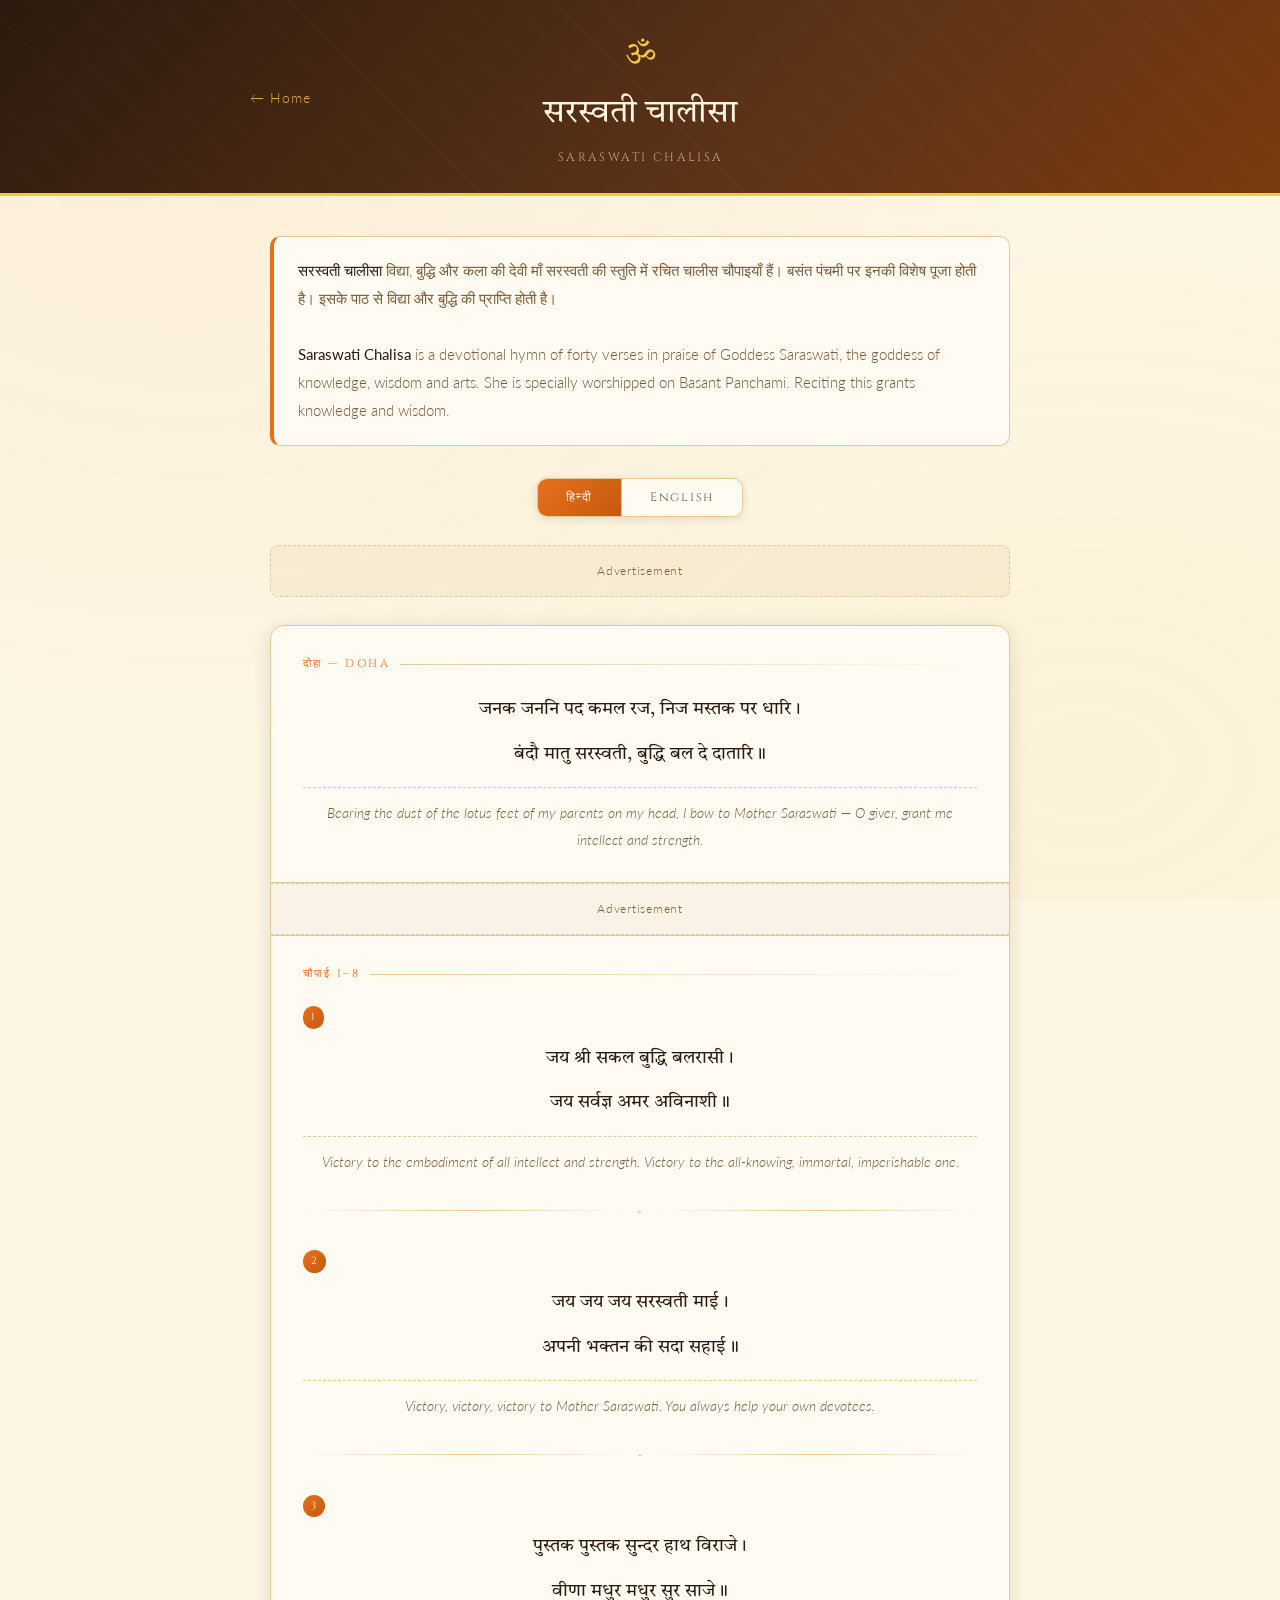
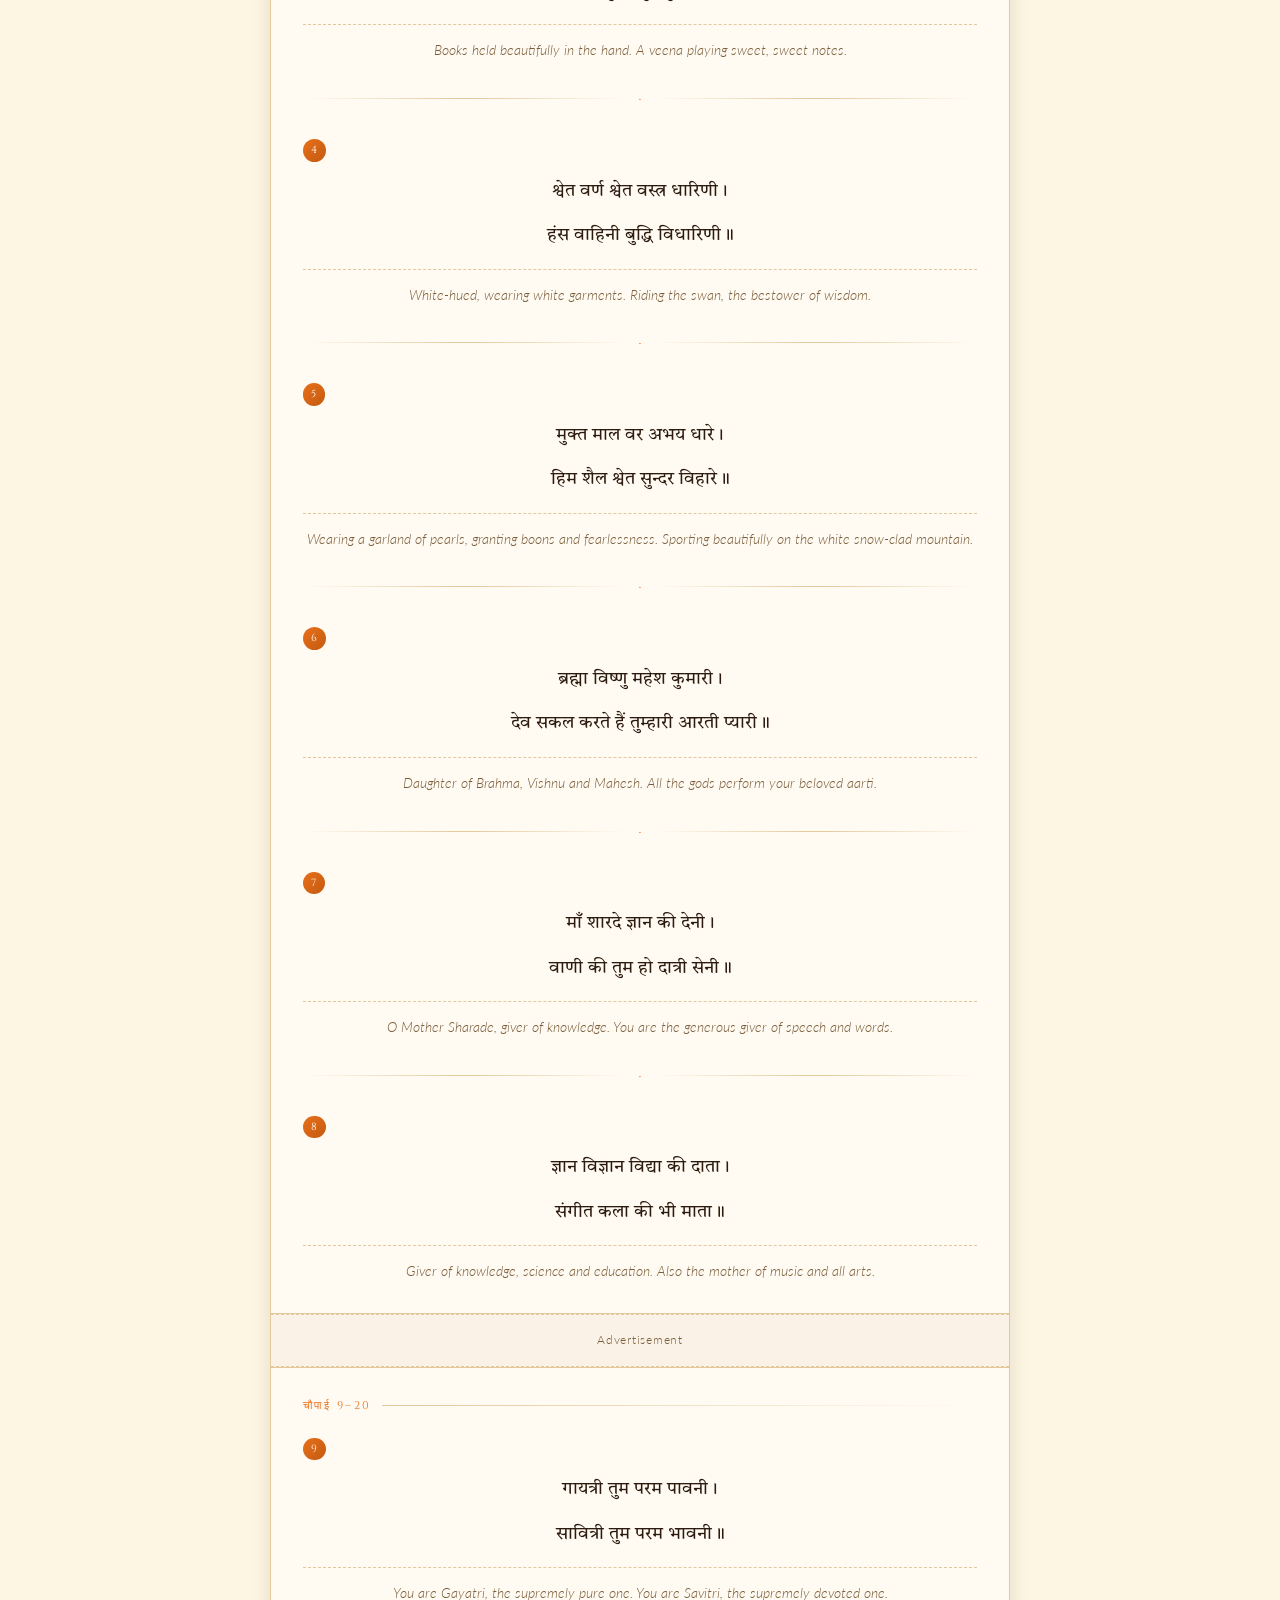
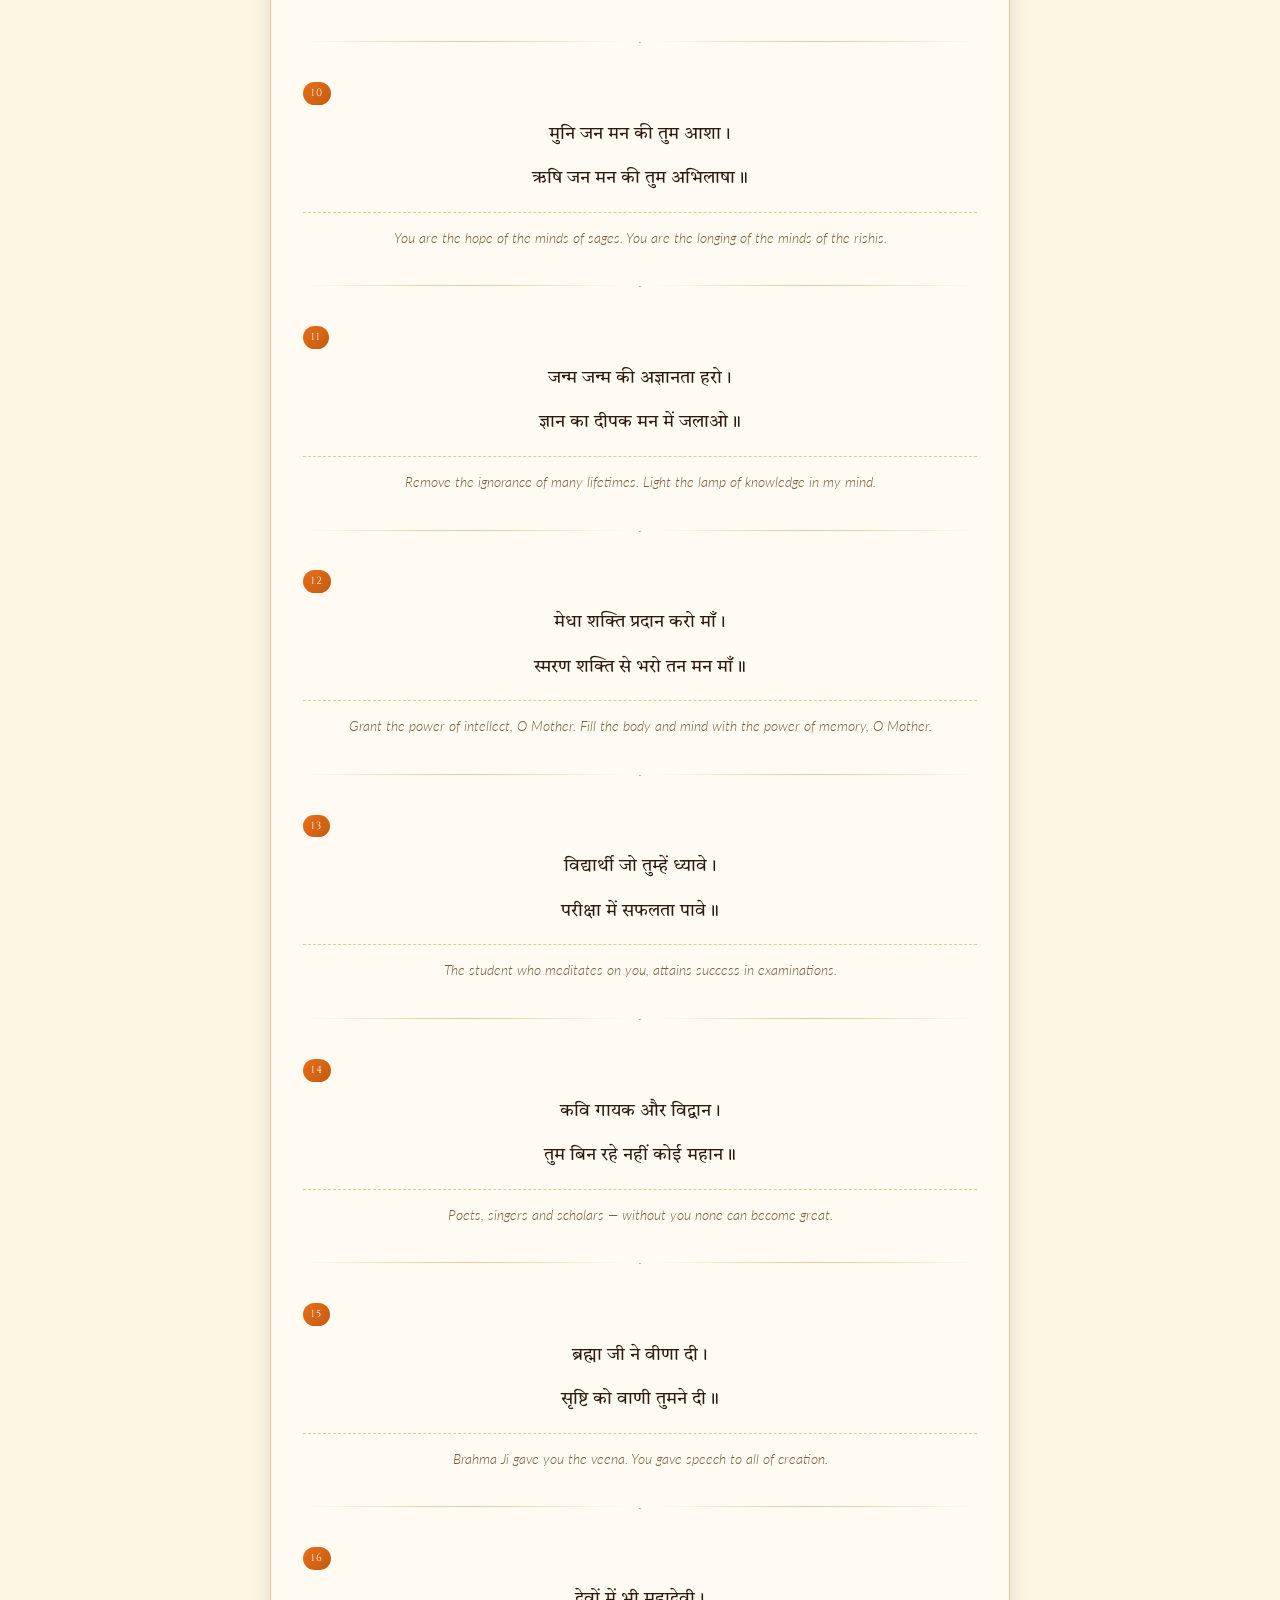
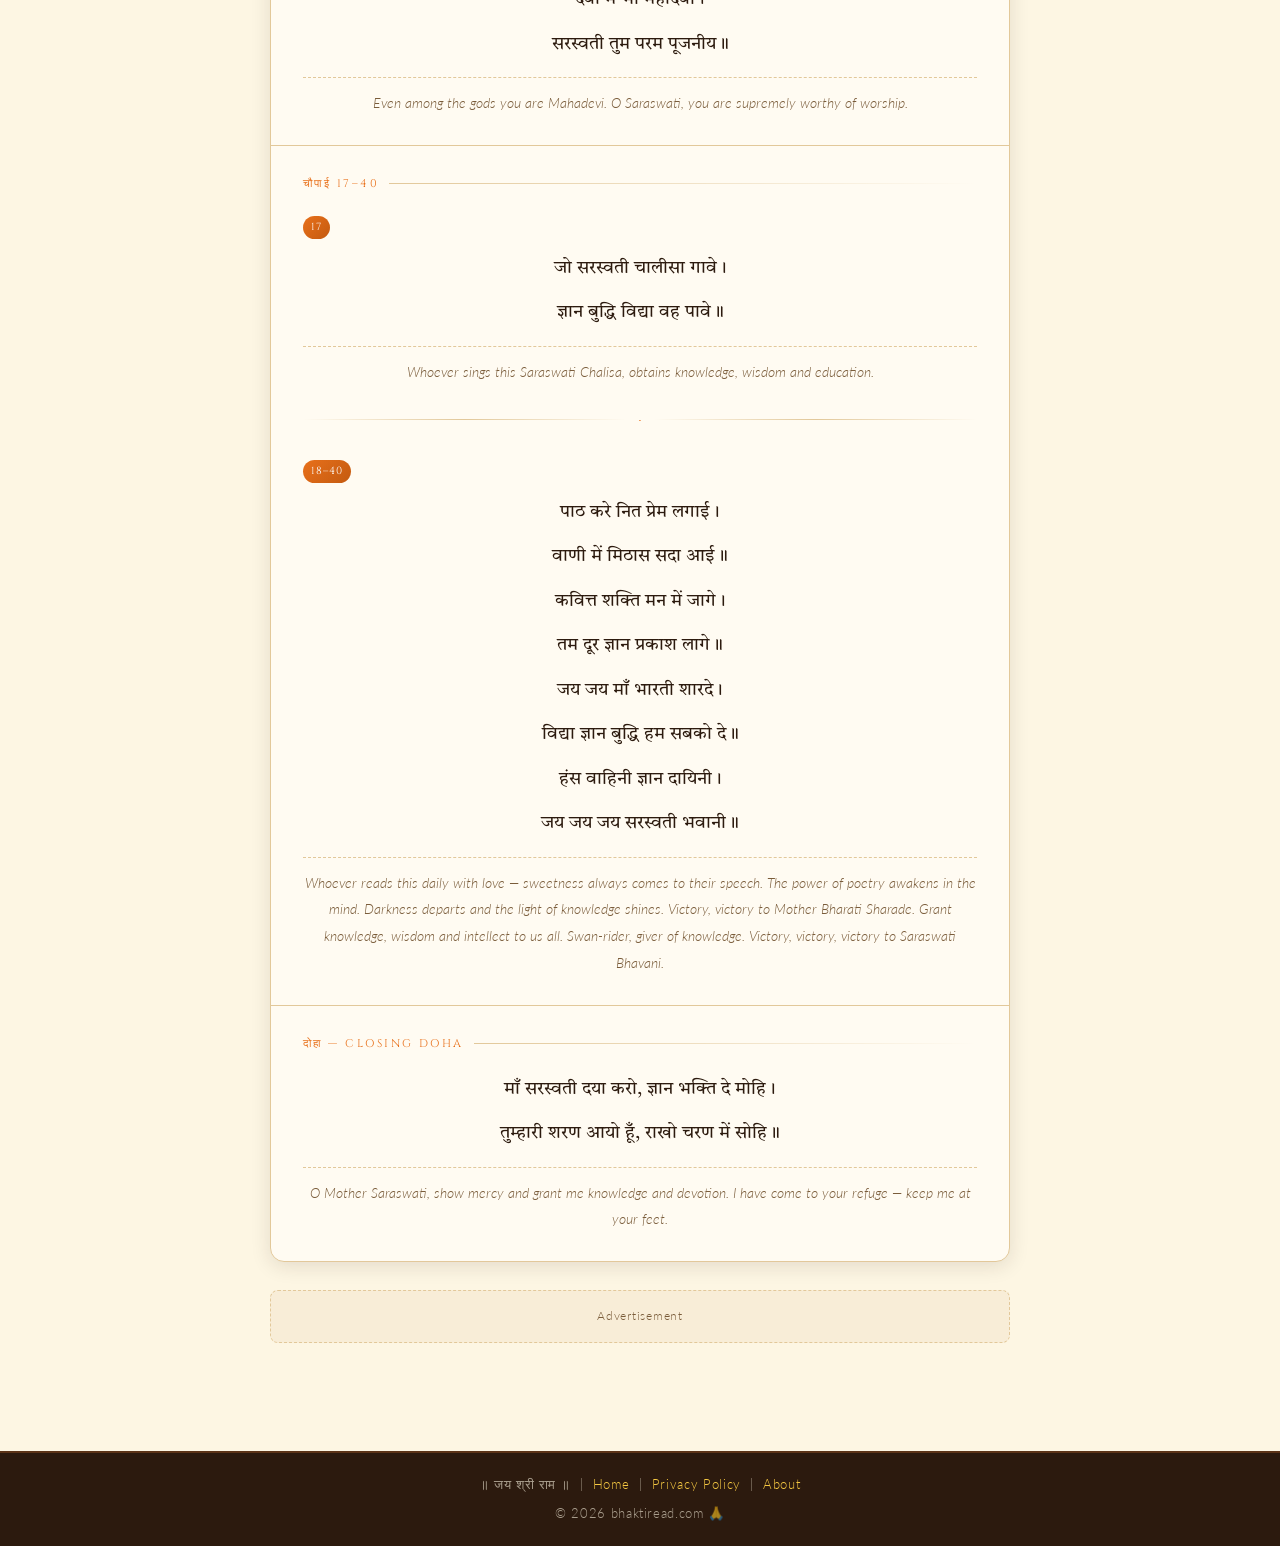
<file: saraswati-chalisa.html>
<!DOCTYPE html>
<html lang="hi">
<head>
  <!-- Google tag (gtag.js) -->
  <script async src="https://www.googletagmanager.com/gtag/js?id=G-GEMNJPCZ11"></script>
  <script>
    window.dataLayer = window.dataLayer || [];
    function gtag(){dataLayer.push(arguments);}
    gtag('js', new Date());

    gtag('config', 'G-GEMNJPCZ11');
  </script>
  <link rel="sitemap" type="application/xml" href="/sitemap.xml">
  <meta charset="UTF-8" />
  <meta name="viewport" content="width=device-width, initial-scale=1.0" />
  <title>सरस्वती चालीसा - Saraswati Chalisa in Hindi & English | BhaktiRead.in</title>
  <link rel="icon" type="image/x-icon" href="bhaktiread_tab_logo_favicon.png">
  <meta name="description" content="Read complete Saraswati Chalisa in Hindi (Devanagari) and Roman (English) script with meaning. सरस्वती चालीसा हिंदी और रोमन में।" />
  <meta name="keywords" content="saraswati chalisa, सरस्वती चालीसा, saraswati chalisa in hindi, saraswati chalisa roman" />
  <link rel="stylesheet" href="chalisa.css" />
</head>
<body>

<header>
  <div class="header-inner">
    <a href="index.html" class="back-link">← Home</a>
    <div class="header-titles">
      <span class="header-om">ॐ</span>
      <h1>सरस्वती चालीसा</h1>
      <p class="subtitle">SARASWATI CHALISA</p>
    </div>
    <div style="width:60px"></div>
  </div>
</header>

<main>

  <div class="intro-box">
    <strong>सरस्वती चालीसा</strong> विद्या, बुद्धि और कला की देवी माँ सरस्वती की स्तुति में रचित चालीस चौपाइयाँ हैं। बसंत पंचमी पर इनकी विशेष पूजा होती है। इसके पाठ से विद्या और बुद्धि की प्राप्ति होती है।<br><br>
    <strong>Saraswati Chalisa</strong> is a devotional hymn of forty verses in praise of Goddess Saraswati, the goddess of knowledge, wisdom and arts. She is specially worshipped on Basant Panchami. Reciting this grants knowledge and wisdom.
  </div>

  <div class="toggle-bar">
    <button class="toggle-btn active" id="btn-hindi">हिन्दी</button>
    <button class="toggle-btn" id="btn-roman">English</button>
  </div>

  <div class="ad-unit">Advertisement</div>

  <div class="chalisa-container">

    <div class="chalisa-section">
      <div class="section-label">दोहा — Doha</div>
      <div class="hindi-text"><p>जनक जननि पद कमल रज, निज मस्तक पर धारि।</p><p>बंदौ मातु सरस्वती, बुद्धि बल दे दातारि॥</p></div>
      <div class="roman-text"><p>Janak Janani Pad Kamal Raj, Nij Mastak Par Dhari.</p><p>Bandau Matu Saraswati, Buddhi Bal De Datari.</p></div>
      <div class="meaning-text">Bearing the dust of the lotus feet of my parents on my head, I bow to Mother Saraswati — O giver, grant me intellect and strength.</div>
    </div>

    <div class="chalisa-section" style="padding:0;"><div class="ad-unit" style="margin:0;border-radius:0;border-left:none;border-right:none;">Advertisement</div></div>

    <div class="chalisa-section">
      <div class="section-label">चौपाई 1–8</div>

      <span class="chaupai-num">1</span>
      <div class="hindi-text"><p>जय श्री सकल बुद्धि बलरासी।</p><p>जय सर्वज्ञ अमर अविनाशी॥</p></div>
      <div class="roman-text"><p>Jai Shri Sakal Buddhi Balrasi.</p><p>Jai Sarvagya Amar Avinashi.</p></div>
      <div class="meaning-text">Victory to the embodiment of all intellect and strength. Victory to the all-knowing, immortal, imperishable one.</div>
      <div class="divider"><span>·</span></div>

      <span class="chaupai-num">2</span>
      <div class="hindi-text"><p>जय जय जय सरस्वती माई।</p><p>अपनी भक्तन की सदा सहाई॥</p></div>
      <div class="roman-text"><p>Jai Jai Jai Saraswati Mai.</p><p>Apni Bhaktan Ki Sada Sahai.</p></div>
      <div class="meaning-text">Victory, victory, victory to Mother Saraswati. You always help your own devotees.</div>
      <div class="divider"><span>·</span></div>

      <span class="chaupai-num">3</span>
      <div class="hindi-text"><p>पुस्तक पुस्तक सुन्दर हाथ विराजे।</p><p>वीणा मधुर मधुर सुर साजे॥</p></div>
      <div class="roman-text"><p>Pustak Pustak Sundar Hath Viraje.</p><p>Veena Madhur Madhur Sur Saje.</p></div>
      <div class="meaning-text">Books held beautifully in the hand. A veena playing sweet, sweet notes.</div>
      <div class="divider"><span>·</span></div>

      <span class="chaupai-num">4</span>
      <div class="hindi-text"><p>श्वेत वर्ण श्वेत वस्त्र धारिणी।</p><p>हंस वाहिनी बुद्धि विधारिणी॥</p></div>
      <div class="roman-text"><p>Shvet Varn Shvet Vastra Dharini.</p><p>Hans Vahini Buddhi Vidharini.</p></div>
      <div class="meaning-text">White-hued, wearing white garments. Riding the swan, the bestower of wisdom.</div>
      <div class="divider"><span>·</span></div>

      <span class="chaupai-num">5</span>
      <div class="hindi-text"><p>मुक्त माल वर अभय धारे।</p><p>हिम शैल श्वेत सुन्दर विहारे॥</p></div>
      <div class="roman-text"><p>Mukt Mal Var Abhay Dhare.</p><p>Him Shail Shvet Sundar Vihare.</p></div>
      <div class="meaning-text">Wearing a garland of pearls, granting boons and fearlessness. Sporting beautifully on the white snow-clad mountain.</div>
      <div class="divider"><span>·</span></div>

      <span class="chaupai-num">6</span>
      <div class="hindi-text"><p>ब्रह्मा विष्णु महेश कुमारी।</p><p>देव सकल करते हैं तुम्हारी आरती प्यारी॥</p></div>
      <div class="roman-text"><p>Brahma Vishnu Mahesh Kumari.</p><p>Dev Sakal Karte Hain Tumhari Aarti Pyari.</p></div>
      <div class="meaning-text">Daughter of Brahma, Vishnu and Mahesh. All the gods perform your beloved aarti.</div>
      <div class="divider"><span>·</span></div>

      <span class="chaupai-num">7</span>
      <div class="hindi-text"><p>माँ शारदे ज्ञान की देनी।</p><p>वाणी की तुम हो दात्री सेनी॥</p></div>
      <div class="roman-text"><p>Maa Sharade Gyan Ki Deni.</p><p>Vani Ki Tum Ho Datri Seni.</p></div>
      <div class="meaning-text">O Mother Sharade, giver of knowledge. You are the generous giver of speech and words.</div>
      <div class="divider"><span>·</span></div>

      <span class="chaupai-num">8</span>
      <div class="hindi-text"><p>ज्ञान विज्ञान विद्या की दाता।</p><p>संगीत कला की भी माता॥</p></div>
      <div class="roman-text"><p>Gyan Vigyan Vidya Ki Data.</p><p>Sangeet Kala Ki Bhi Mata.</p></div>
      <div class="meaning-text">Giver of knowledge, science and education. Also the mother of music and all arts.</div>
    </div>

    <div class="chalisa-section" style="padding:0;"><div class="ad-unit" style="margin:0;border-radius:0;border-left:none;border-right:none;">Advertisement</div></div>

    <div class="chalisa-section">
      <div class="section-label">चौपाई 9–20</div>

      <span class="chaupai-num">9</span>
      <div class="hindi-text"><p>गायत्री तुम परम पावनी।</p><p>सावित्री तुम परम भावनी॥</p></div>
      <div class="roman-text"><p>Gayatri Tum Param Pavani.</p><p>Savitri Tum Param Bhavani.</p></div>
      <div class="meaning-text">You are Gayatri, the supremely pure one. You are Savitri, the supremely devoted one.</div>
      <div class="divider"><span>·</span></div>

      <span class="chaupai-num">10</span>
      <div class="hindi-text"><p>मुनि जन मन की तुम आशा।</p><p>ऋषि जन मन की तुम अभिलाषा॥</p></div>
      <div class="roman-text"><p>Muni Jan Man Ki Tum Asha.</p><p>Rishi Jan Man Ki Tum Abhilasha.</p></div>
      <div class="meaning-text">You are the hope of the minds of sages. You are the longing of the minds of the rishis.</div>
      <div class="divider"><span>·</span></div>

      <span class="chaupai-num">11</span>
      <div class="hindi-text"><p>जन्म जन्म की अज्ञानता हरो।</p><p>ज्ञान का दीपक मन में जलाओ॥</p></div>
      <div class="roman-text"><p>Janam Janam Ki Agyanata Haro.</p><p>Gyan Ka Deepak Man Mein Jalao.</p></div>
      <div class="meaning-text">Remove the ignorance of many lifetimes. Light the lamp of knowledge in my mind.</div>
      <div class="divider"><span>·</span></div>

      <span class="chaupai-num">12</span>
      <div class="hindi-text"><p>मेधा शक्ति प्रदान करो माँ।</p><p>स्मरण शक्ति से भरो तन मन माँ॥</p></div>
      <div class="roman-text"><p>Medha Shakti Pradan Karo Maa.</p><p>Smaran Shakti Se Bharo Tan Man Maa.</p></div>
      <div class="meaning-text">Grant the power of intellect, O Mother. Fill the body and mind with the power of memory, O Mother.</div>
      <div class="divider"><span>·</span></div>

      <span class="chaupai-num">13</span>
      <div class="hindi-text"><p>विद्यार्थी जो तुम्हें ध्यावे।</p><p>परीक्षा में सफलता पावे॥</p></div>
      <div class="roman-text"><p>Vidyarthi Jo Tumhe Dhyave.</p><p>Pariksha Mein Safalta Pave.</p></div>
      <div class="meaning-text">The student who meditates on you, attains success in examinations.</div>
      <div class="divider"><span>·</span></div>

      <span class="chaupai-num">14</span>
      <div class="hindi-text"><p>कवि गायक और विद्वान।</p><p>तुम बिन रहे नहीं कोई महान॥</p></div>
      <div class="roman-text"><p>Kavi Gayak Aur Vidwan.</p><p>Tum Bin Rahe Nahin Koi Mahan.</p></div>
      <div class="meaning-text">Poets, singers and scholars — without you none can become great.</div>
      <div class="divider"><span>·</span></div>

      <span class="chaupai-num">15</span>
      <div class="hindi-text"><p>ब्रह्मा जी ने वीणा दी।</p><p>सृष्टि को वाणी तुमने दी॥</p></div>
      <div class="roman-text"><p>Brahma Ji Ne Veena Di.</p><p>Srishti Ko Vani Tumne Di.</p></div>
      <div class="meaning-text">Brahma Ji gave you the veena. You gave speech to all of creation.</div>
      <div class="divider"><span>·</span></div>

      <span class="chaupai-num">16</span>
      <div class="hindi-text"><p>देवों में भी महादेवी।</p><p>सरस्वती तुम परम पूजनीय॥</p></div>
      <div class="roman-text"><p>Devon Mein Bhi Mahadevi.</p><p>Saraswati Tum Param Pujaniy.</p></div>
      <div class="meaning-text">Even among the gods you are Mahadevi. O Saraswati, you are supremely worthy of worship.</div>
    </div>

    <div class="chalisa-section">
      <div class="section-label">चौपाई 17–40</div>

      <span class="chaupai-num">17</span>
      <div class="hindi-text"><p>जो सरस्वती चालीसा गावे।</p><p>ज्ञान बुद्धि विद्या वह पावे॥</p></div>
      <div class="roman-text"><p>Jo Saraswati Chalisa Gave.</p><p>Gyan Buddhi Vidya Vah Pave.</p></div>
      <div class="meaning-text">Whoever sings this Saraswati Chalisa, obtains knowledge, wisdom and education.</div>
      <div class="divider"><span>·</span></div>

      <span class="chaupai-num">18–40</span>
      <div class="hindi-text"><p>पाठ करे नित प्रेम लगाई।</p><p>वाणी में मिठास सदा आई॥</p><p>कवित्त शक्ति मन में जागे।</p><p>तम दूर ज्ञान प्रकाश लागे॥</p><p>जय जय माँ भारती शारदे।</p><p>विद्या ज्ञान बुद्धि हम सबको दे॥</p><p>हंस वाहिनी ज्ञान दायिनी।</p><p>जय जय जय सरस्वती भवानी॥</p></div>
      <div class="roman-text"><p>Path Kare Nit Prem Lagai.</p><p>Vani Mein Mithas Sada Aai.</p><p>Kavitt Shakti Man Mein Jage.</p><p>Tam Dur Gyan Prakash Lage.</p><p>Jai Jai Maa Bharati Sharade.</p><p>Vidya Gyan Buddhi Ham Sabko De.</p><p>Hans Vahini Gyan Dayini.</p><p>Jai Jai Jai Saraswati Bhavani.</p></div>
      <div class="meaning-text">Whoever reads this daily with love — sweetness always comes to their speech. The power of poetry awakens in the mind. Darkness departs and the light of knowledge shines. Victory, victory to Mother Bharati Sharade. Grant knowledge, wisdom and intellect to us all. Swan-rider, giver of knowledge. Victory, victory, victory to Saraswati Bhavani.</div>
    </div>

    <div class="chalisa-section">
      <div class="section-label">दोहा — Closing Doha</div>
      <div class="hindi-text"><p>माँ सरस्वती दया करो, ज्ञान भक्ति दे मोहि।</p><p>तुम्हारी शरण आयो हूँ, राखो चरण में सोहि॥</p></div>
      <div class="roman-text"><p>Maa Saraswati Daya Karo, Gyan Bhakti De Mohi.</p><p>Tumhari Sharan Aayo Hun, Rakho Charan Mein Sohi.</p></div>
      <div class="meaning-text">O Mother Saraswati, show mercy and grant me knowledge and devotion. I have come to your refuge — keep me at your feet.</div>
    </div>

  </div>

  <div class="ad-unit">Advertisement</div>

</main>

  <!-- ── FOOTER ── -->
<footer>
  <!-- <p>॥ जय श्री राम ॥ &nbsp;|&nbsp; <a href="index.html">Home</a> &nbsp;|&nbsp; <a href="privacy.html">Privacy Policy</a> &nbsp;|&nbsp; <a href="about.html">About</a> &nbsp;|&nbsp; <a href="contact.html">Contact</a></p> -->
  <p>॥ जय श्री राम ॥ &nbsp;|&nbsp; <a href="index.html">Home</a> &nbsp;|&nbsp; <a href="privacy.html">Privacy Policy</a> &nbsp;|&nbsp; <a href="about.html">About</a></p>
  <p style="margin-top:6px;">© 2026 bhaktiread.com 🙏</p>
</footer>

<script src="chalisa-toggle.js"></script>
</body>
</html>
</file>
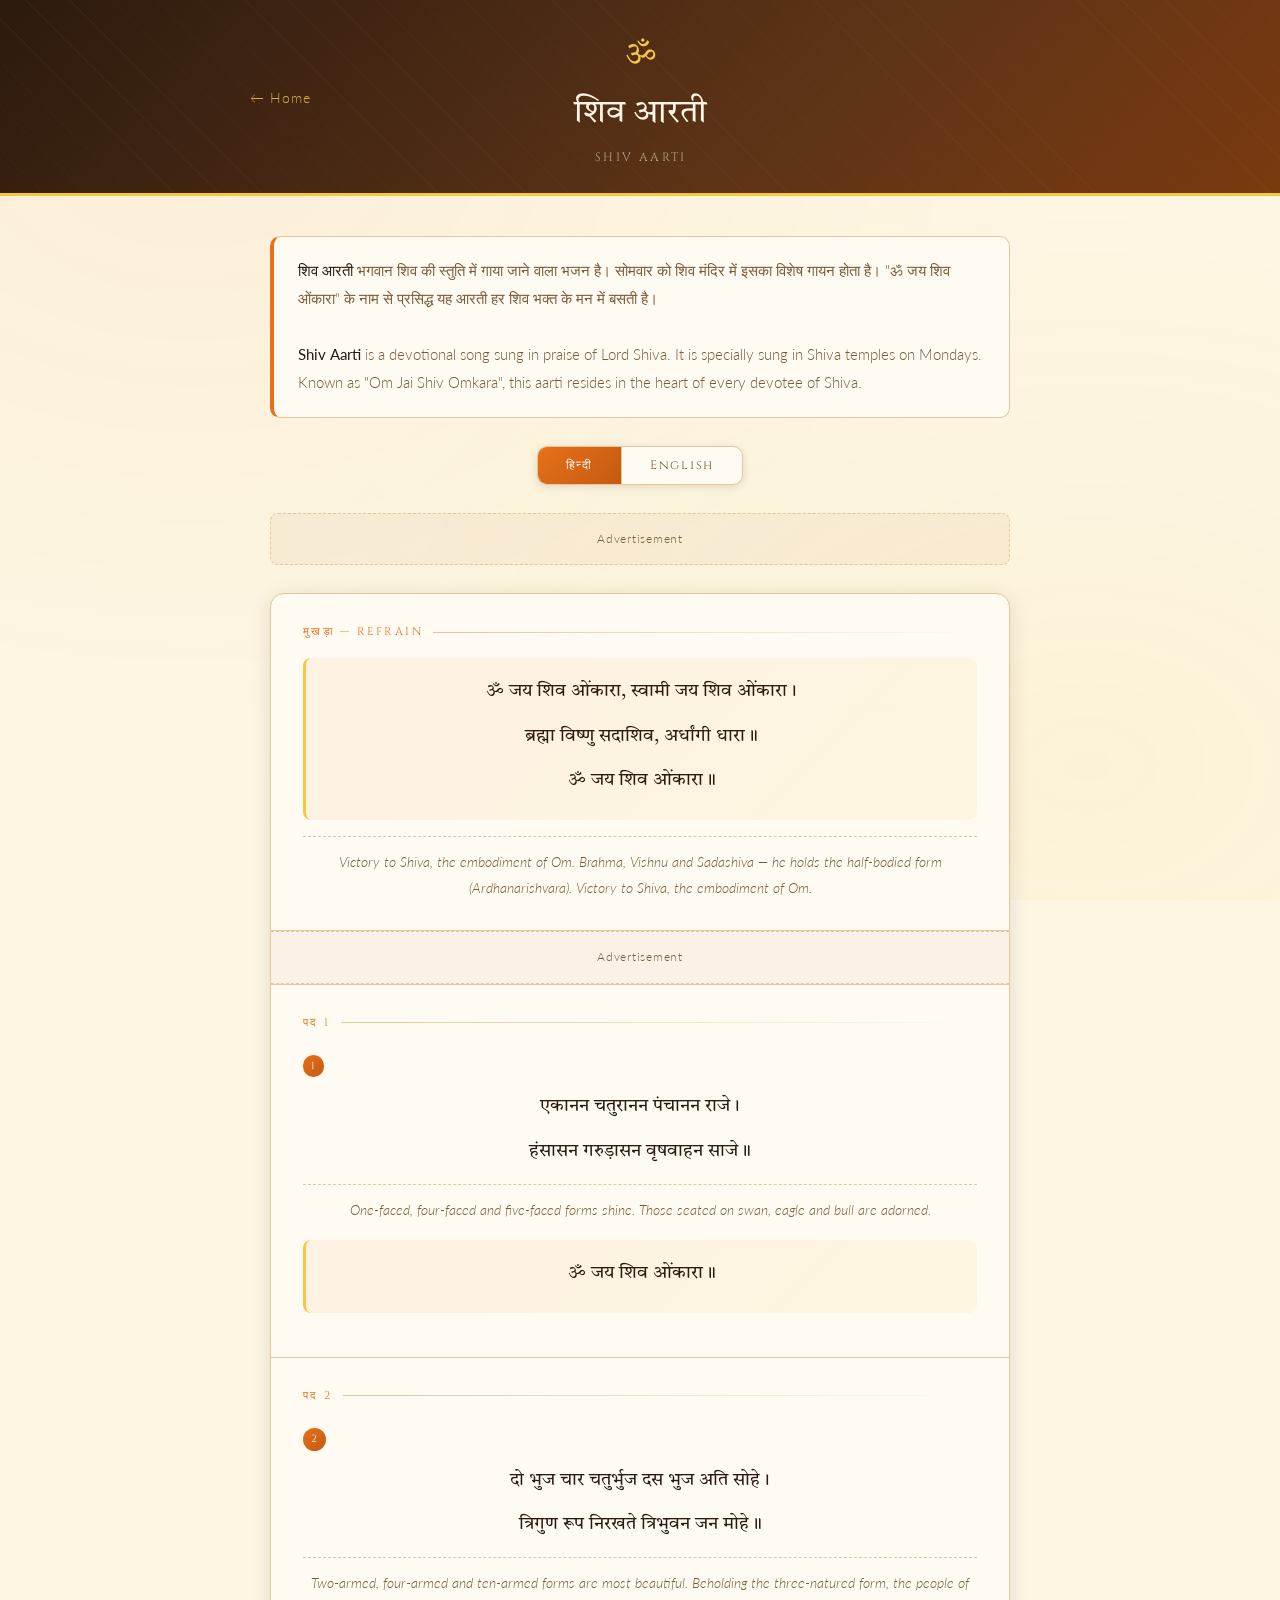
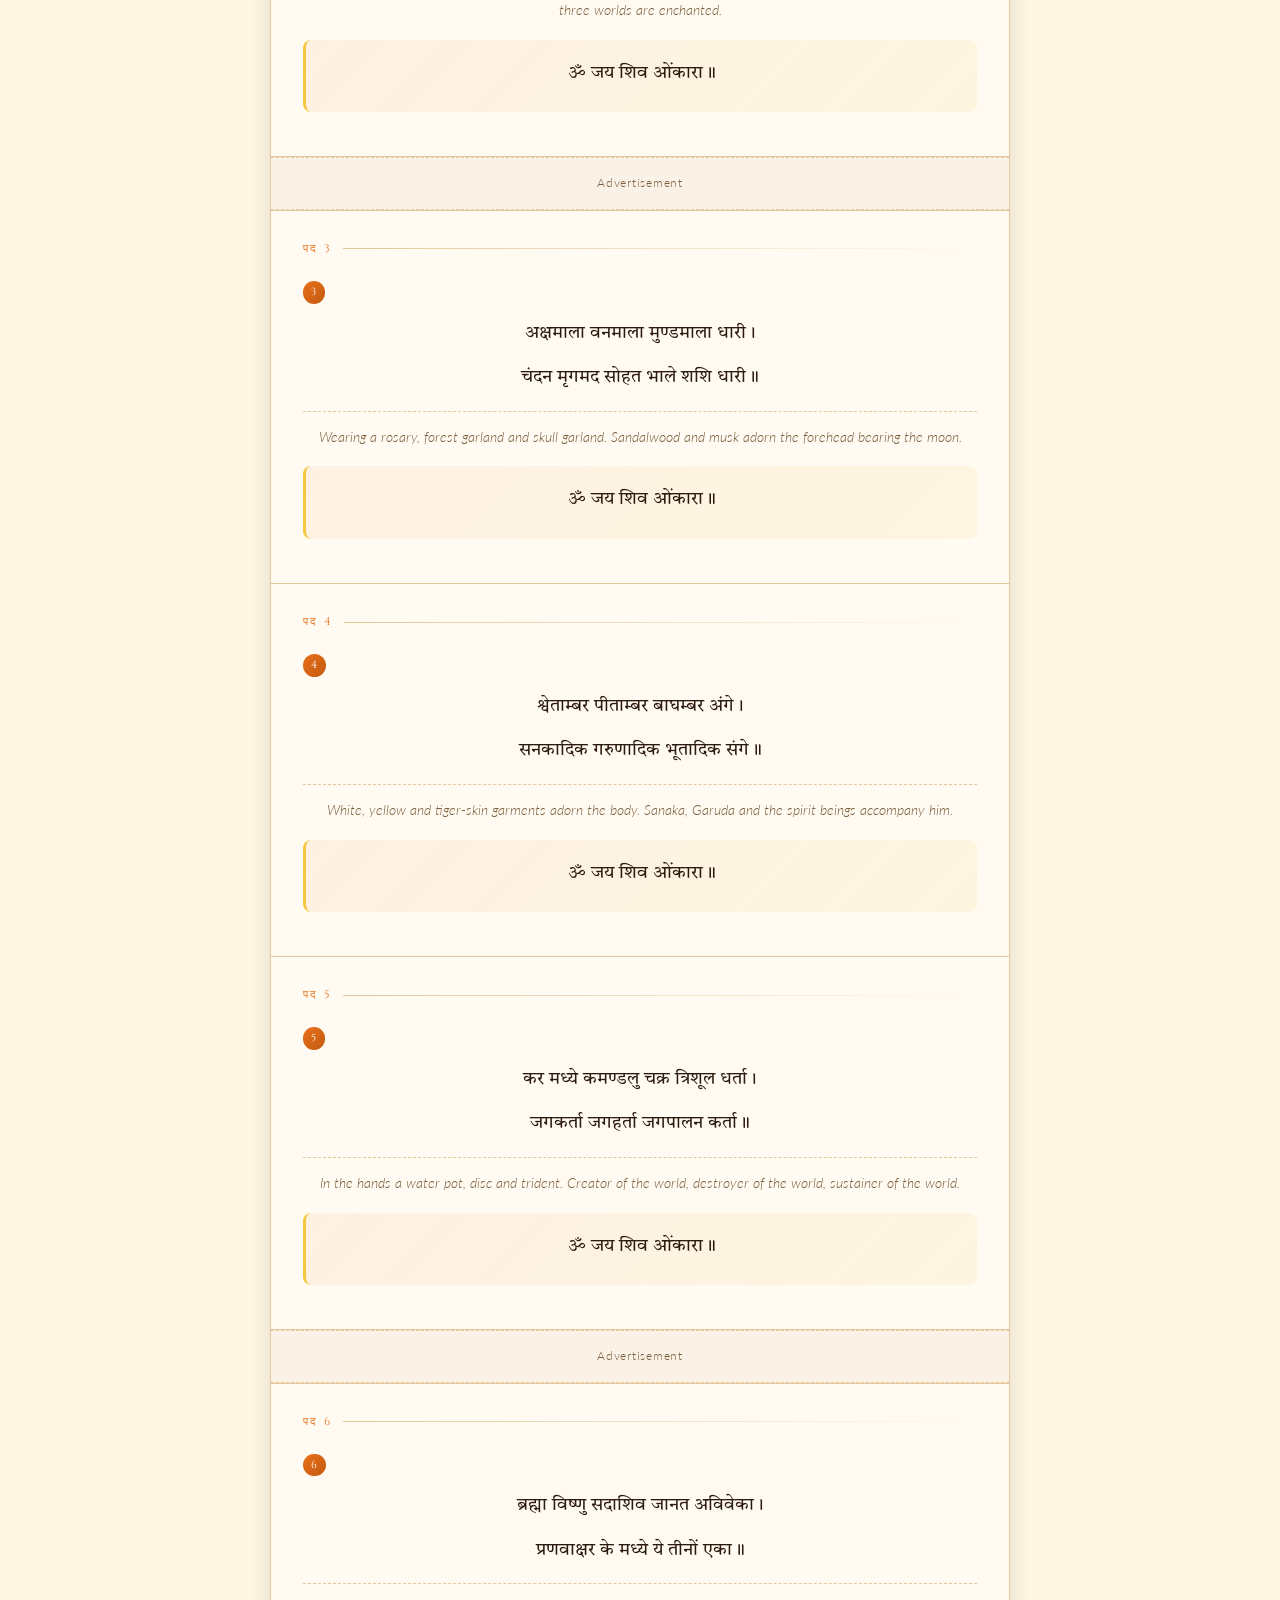
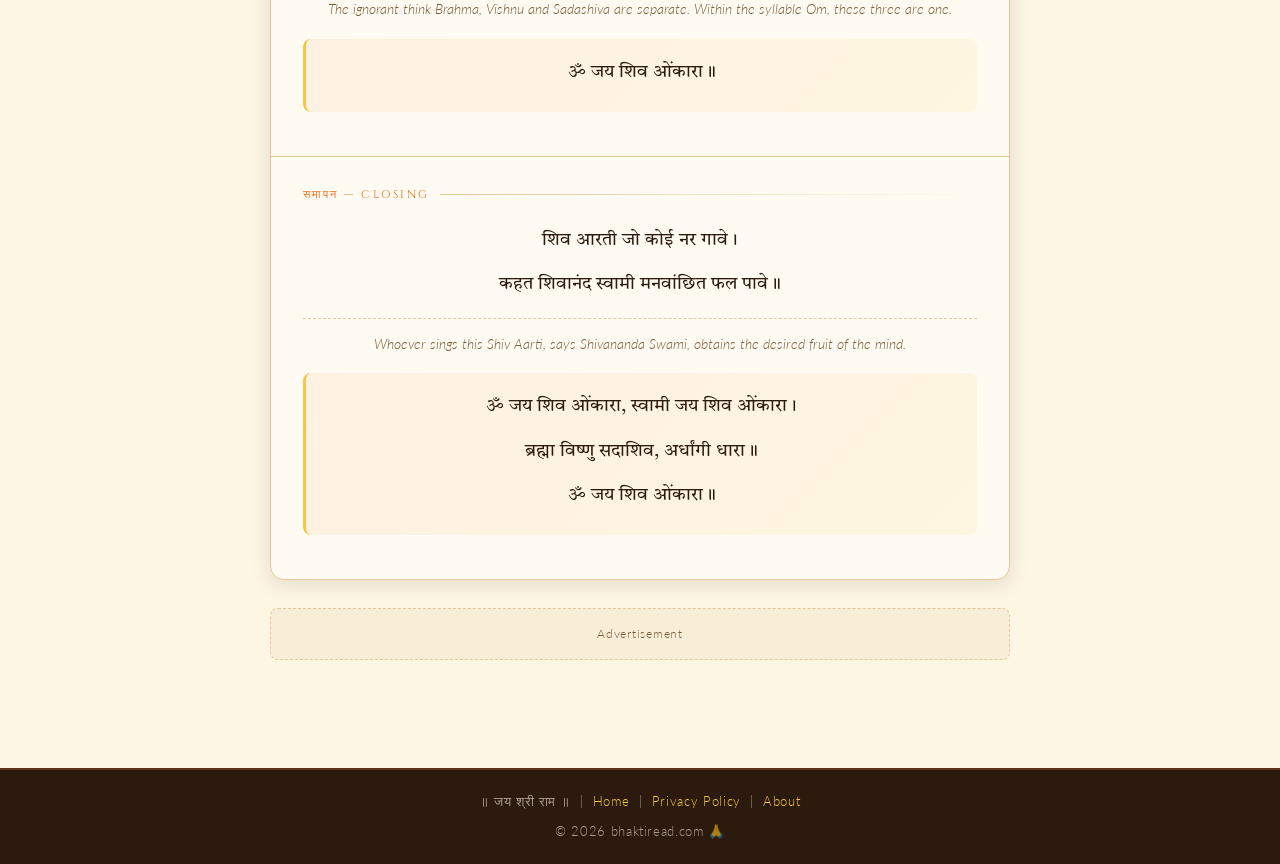
<file: shiv-aarti.html>
<!DOCTYPE html>
<html lang="hi">
<head>
    <!-- Google tag (gtag.js) -->
  <script async src="https://www.googletagmanager.com/gtag/js?id=G-GEMNJPCZ11"></script>
  <script>
    window.dataLayer = window.dataLayer || [];
    function gtag(){dataLayer.push(arguments);}
    gtag('js', new Date());

    gtag('config', 'G-GEMNJPCZ11');
  </script>
  <link rel="sitemap" type="application/xml" href="/sitemap.xml">
  <meta charset="UTF-8" />
  <meta name="viewport" content="width=device-width, initial-scale=1.0" />
  <title>शिव आरती - Shiv Aarti in Hindi & English | BhaktiRead.in</title>
  <link rel="icon" type="image/x-icon" href="bhaktiread_tab_logo_favicon.png">
  <meta name="description" content="Read Shiv Aarti (Om Jai Shiv Omkara) in Hindi and Roman script with meaning. शिव आरती हिंदी और रोमन में।" />
  <meta name="keywords" content="shiv aarti, शिव आरती, om jai shiv omkara, shiv aarti in hindi, shiv aarti lyrics" />
  <link rel="stylesheet" href="mantra-aarti.css" />
</head>
<body>

<header>
  <div class="header-inner">
    <a href="index.html" class="back-link">← Home</a>
    <div class="header-titles">
      <span class="header-om">ॐ</span>
      <h1>शिव आरती</h1>
      <p class="subtitle">SHIV AARTI</p>
    </div>
    <div style="width:60px"></div>
  </div>
</header>

<main>

  <div class="intro-box">
    <strong>शिव आरती</strong> भगवान शिव की स्तुति में गाया जाने वाला भजन है। सोमवार को शिव मंदिर में इसका विशेष गायन होता है। "ॐ जय शिव ओंकारा" के नाम से प्रसिद्ध यह आरती हर शिव भक्त के मन में बसती है।<br><br>
    <strong>Shiv Aarti</strong> is a devotional song sung in praise of Lord Shiva. It is specially sung in Shiva temples on Mondays. Known as "Om Jai Shiv Omkara", this aarti resides in the heart of every devotee of Shiva.
  </div>

  <div class="toggle-bar">
    <button class="toggle-btn active" id="btn-hindi">हिन्दी</button>
    <button class="toggle-btn" id="btn-roman">English</button>
  </div>

  <div class="ad-unit">Advertisement</div>

  <div class="content-container">

    <!-- REFRAIN -->
    <div class="content-section">
      <div class="section-label">मुखड़ा — Refrain</div>
      <div class="aarti-refrain">
        <div class="hindi-text">
          <p>ॐ जय शिव ओंकारा, स्वामी जय शिव ओंकारा।</p>
          <p>ब्रह्मा विष्णु सदाशिव, अर्धांगी धारा॥</p>
          <p>ॐ जय शिव ओंकारा॥</p>
        </div>
        <div class="roman-text">
          <p>Om Jai Shiv Onkara, Swami Jai Shiv Onkara.</p>
          <p>Brahma Vishnu Sadashiv, Ardhangi Dhara.</p>
          <p>Om Jai Shiv Onkara.</p>
        </div>
      </div>
      <div class="meaning-text">Victory to Shiva, the embodiment of Om. Brahma, Vishnu and Sadashiva — he holds the half-bodied form (Ardhanarishvara). Victory to Shiva, the embodiment of Om.</div>
    </div>

    <div class="content-section" style="padding:0;"><div class="ad-unit" style="margin:0;border-radius:0;border-left:none;border-right:none;">Advertisement</div></div>

    <!-- VERSE 1 -->
    <div class="content-section">
      <div class="section-label">पद 1</div>
      <span class="verse-num">1</span>
      <div class="hindi-text">
        <p>एकानन चतुरानन पंचानन राजे।</p>
        <p>हंसासन गरुड़ासन वृषवाहन साजे॥</p>
      </div>
      <div class="roman-text">
        <p>Ekanan Chaturanan Panchanan Raje.</p>
        <p>Hansasan Garudasan Vrishvahan Saje.</p>
      </div>
      <div class="meaning-text">One-faced, four-faced and five-faced forms shine. Those seated on swan, eagle and bull are adorned.</div>
      <div class="aarti-refrain" style="margin-top:16px;">
        <div class="hindi-text"><p>ॐ जय शिव ओंकारा॥</p></div>
        <div class="roman-text"><p>Om Jai Shiv Onkara.</p></div>
      </div>
    </div>

    <!-- VERSE 2 -->
    <div class="content-section">
      <div class="section-label">पद 2</div>
      <span class="verse-num">2</span>
      <div class="hindi-text">
        <p>दो भुज चार चतुर्भुज दस भुज अति सोहे।</p>
        <p>त्रिगुण रूप निरखते त्रिभुवन जन मोहे॥</p>
      </div>
      <div class="roman-text">
        <p>Do Bhuj Char Chaturbhuj Das Bhuj Ati Sohe.</p>
        <p>Trigun Roop Nirakhate Tribhuvan Jan Mohe.</p>
      </div>
      <div class="meaning-text">Two-armed, four-armed and ten-armed forms are most beautiful. Beholding the three-natured form, the people of three worlds are enchanted.</div>
      <div class="aarti-refrain" style="margin-top:16px;">
        <div class="hindi-text"><p>ॐ जय शिव ओंकारा॥</p></div>
        <div class="roman-text"><p>Om Jai Shiv Onkara.</p></div>
      </div>
    </div>

    <div class="content-section" style="padding:0;"><div class="ad-unit" style="margin:0;border-radius:0;border-left:none;border-right:none;">Advertisement</div></div>

    <!-- VERSE 3 -->
    <div class="content-section">
      <div class="section-label">पद 3</div>
      <span class="verse-num">3</span>
      <div class="hindi-text">
        <p>अक्षमाला वनमाला मुण्डमाला धारी।</p>
        <p>चंदन मृगमद सोहत भाले शशि धारी॥</p>
      </div>
      <div class="roman-text">
        <p>Akshamala Vanmala Mundmala Dhari.</p>
        <p>Chandan Mrigmad Sohat Bhale Shashi Dhari.</p>
      </div>
      <div class="meaning-text">Wearing a rosary, forest garland and skull garland. Sandalwood and musk adorn the forehead bearing the moon.</div>
      <div class="aarti-refrain" style="margin-top:16px;">
        <div class="hindi-text"><p>ॐ जय शिव ओंकारा॥</p></div>
        <div class="roman-text"><p>Om Jai Shiv Onkara.</p></div>
      </div>
    </div>

    <!-- VERSE 4 -->
    <div class="content-section">
      <div class="section-label">पद 4</div>
      <span class="verse-num">4</span>
      <div class="hindi-text">
        <p>श्वेताम्बर पीताम्बर बाघम्बर अंगे।</p>
        <p>सनकादिक गरुणादिक भूतादिक संगे॥</p>
      </div>
      <div class="roman-text">
        <p>Shvetambar Pitambar Baghambar Ange.</p>
        <p>Sanakadik Garunadik Bhutadik Sange.</p>
      </div>
      <div class="meaning-text">White, yellow and tiger-skin garments adorn the body. Sanaka, Garuda and the spirit beings accompany him.</div>
      <div class="aarti-refrain" style="margin-top:16px;">
        <div class="hindi-text"><p>ॐ जय शिव ओंकारा॥</p></div>
        <div class="roman-text"><p>Om Jai Shiv Onkara.</p></div>
      </div>
    </div>

    <!-- VERSE 5 -->
    <div class="content-section">
      <div class="section-label">पद 5</div>
      <span class="verse-num">5</span>
      <div class="hindi-text">
        <p>कर मध्ये कमण्डलु चक्र त्रिशूल धर्ता।</p>
        <p>जगकर्ता जगहर्ता जगपालन कर्ता॥</p>
      </div>
      <div class="roman-text">
        <p>Kar Madhye Kamandalu Chakra Trishul Dharta.</p>
        <p>Jagkarta Jagaharta Jagpalan Karta.</p>
      </div>
      <div class="meaning-text">In the hands a water pot, disc and trident. Creator of the world, destroyer of the world, sustainer of the world.</div>
      <div class="aarti-refrain" style="margin-top:16px;">
        <div class="hindi-text"><p>ॐ जय शिव ओंकारा॥</p></div>
        <div class="roman-text"><p>Om Jai Shiv Onkara.</p></div>
      </div>
    </div>

    <div class="content-section" style="padding:0;"><div class="ad-unit" style="margin:0;border-radius:0;border-left:none;border-right:none;">Advertisement</div></div>

    <!-- VERSE 6 -->
    <div class="content-section">
      <div class="section-label">पद 6</div>
      <span class="verse-num">6</span>
      <div class="hindi-text">
        <p>ब्रह्मा विष्णु सदाशिव जानत अविवेका।</p>
        <p>प्रणवाक्षर के मध्ये ये तीनों एका॥</p>
      </div>
      <div class="roman-text">
        <p>Brahma Vishnu Sadashiv Janat Aviveka.</p>
        <p>Pranavakshar Ke Madhye Ye Tinon Eka.</p>
      </div>
      <div class="meaning-text">The ignorant think Brahma, Vishnu and Sadashiva are separate. Within the syllable Om, these three are one.</div>
      <div class="aarti-refrain" style="margin-top:16px;">
        <div class="hindi-text"><p>ॐ जय शिव ओंकारा॥</p></div>
        <div class="roman-text"><p>Om Jai Shiv Onkara.</p></div>
      </div>
    </div>

    <!-- CLOSING -->
    <div class="content-section">
      <div class="section-label">समापन — Closing</div>
      <div class="hindi-text">
        <p>शिव आरती जो कोई नर गावे।</p>
        <p>कहत शिवानंद स्वामी मनवांछित फल पावे॥</p>
      </div>
      <div class="roman-text">
        <p>Shiv Aarti Jo Koi Nar Gave.</p>
        <p>Kahat Shivanand Swami Manvanchhit Phal Pave.</p>
      </div>
      <div class="meaning-text">Whoever sings this Shiv Aarti, says Shivananda Swami, obtains the desired fruit of the mind.</div>
      <div class="aarti-refrain" style="margin-top:16px;">
        <div class="hindi-text">
          <p>ॐ जय शिव ओंकारा, स्वामी जय शिव ओंकारा।</p>
          <p>ब्रह्मा विष्णु सदाशिव, अर्धांगी धारा॥</p>
          <p>ॐ जय शिव ओंकारा॥</p>
        </div>
        <div class="roman-text">
          <p>Om Jai Shiv Onkara, Swami Jai Shiv Onkara.</p>
          <p>Brahma Vishnu Sadashiv, Ardhangi Dhara.</p>
          <p>Om Jai Shiv Onkara.</p>
        </div>
      </div>
    </div>

  </div>

  <div class="ad-unit">Advertisement</div>

</main>

  <!-- ── FOOTER ── -->
<footer>
  <!-- <p>॥ जय श्री राम ॥ &nbsp;|&nbsp; <a href="index.html">Home</a> &nbsp;|&nbsp; <a href="privacy.html">Privacy Policy</a> &nbsp;|&nbsp; <a href="about.html">About</a> &nbsp;|&nbsp; <a href="contact.html">Contact</a></p> -->
  <p>॥ जय श्री राम ॥ &nbsp;|&nbsp; <a href="index.html">Home</a> &nbsp;|&nbsp; <a href="privacy.html">Privacy Policy</a> &nbsp;|&nbsp; <a href="about.html">About</a></p>
  <p style="margin-top:6px;">© 2026 bhaktiread.com 🙏</p>
</footer>

<script src="chalisa-toggle.js"></script>
</body>
</html>
</file>
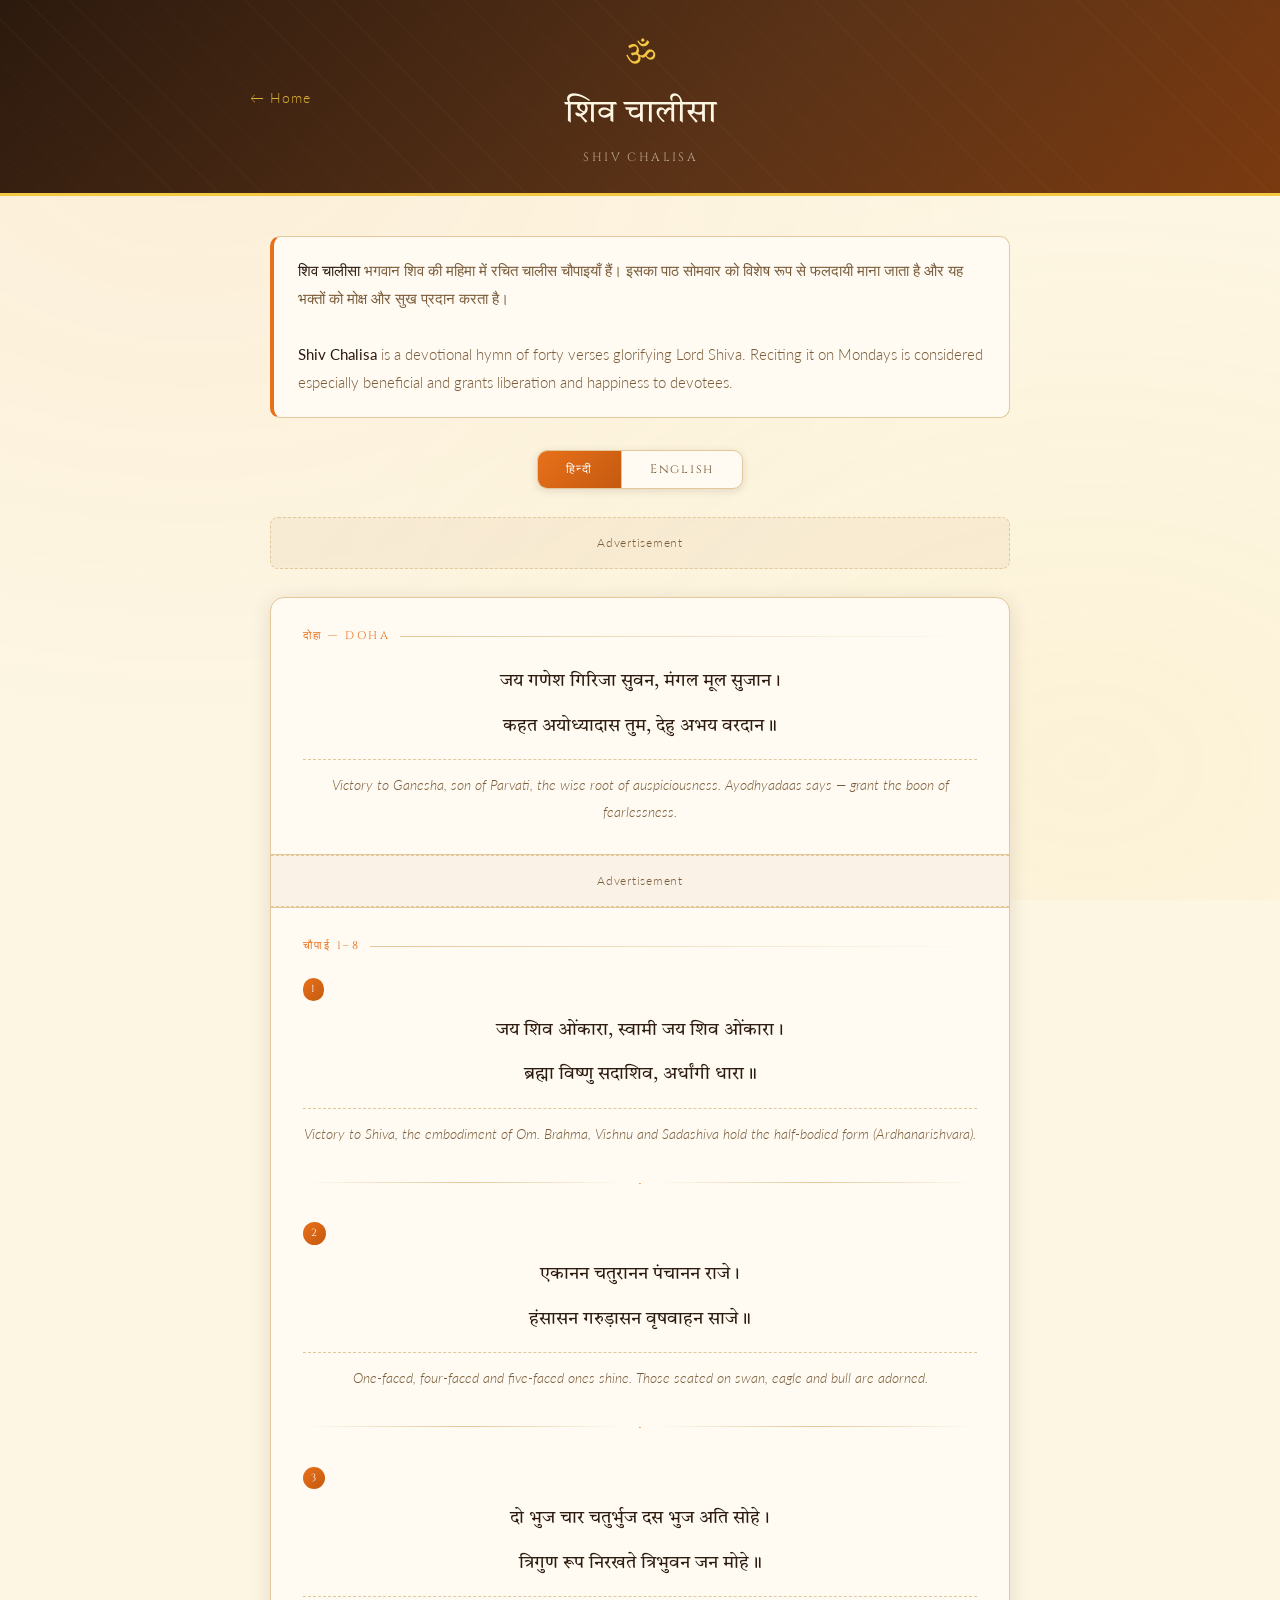
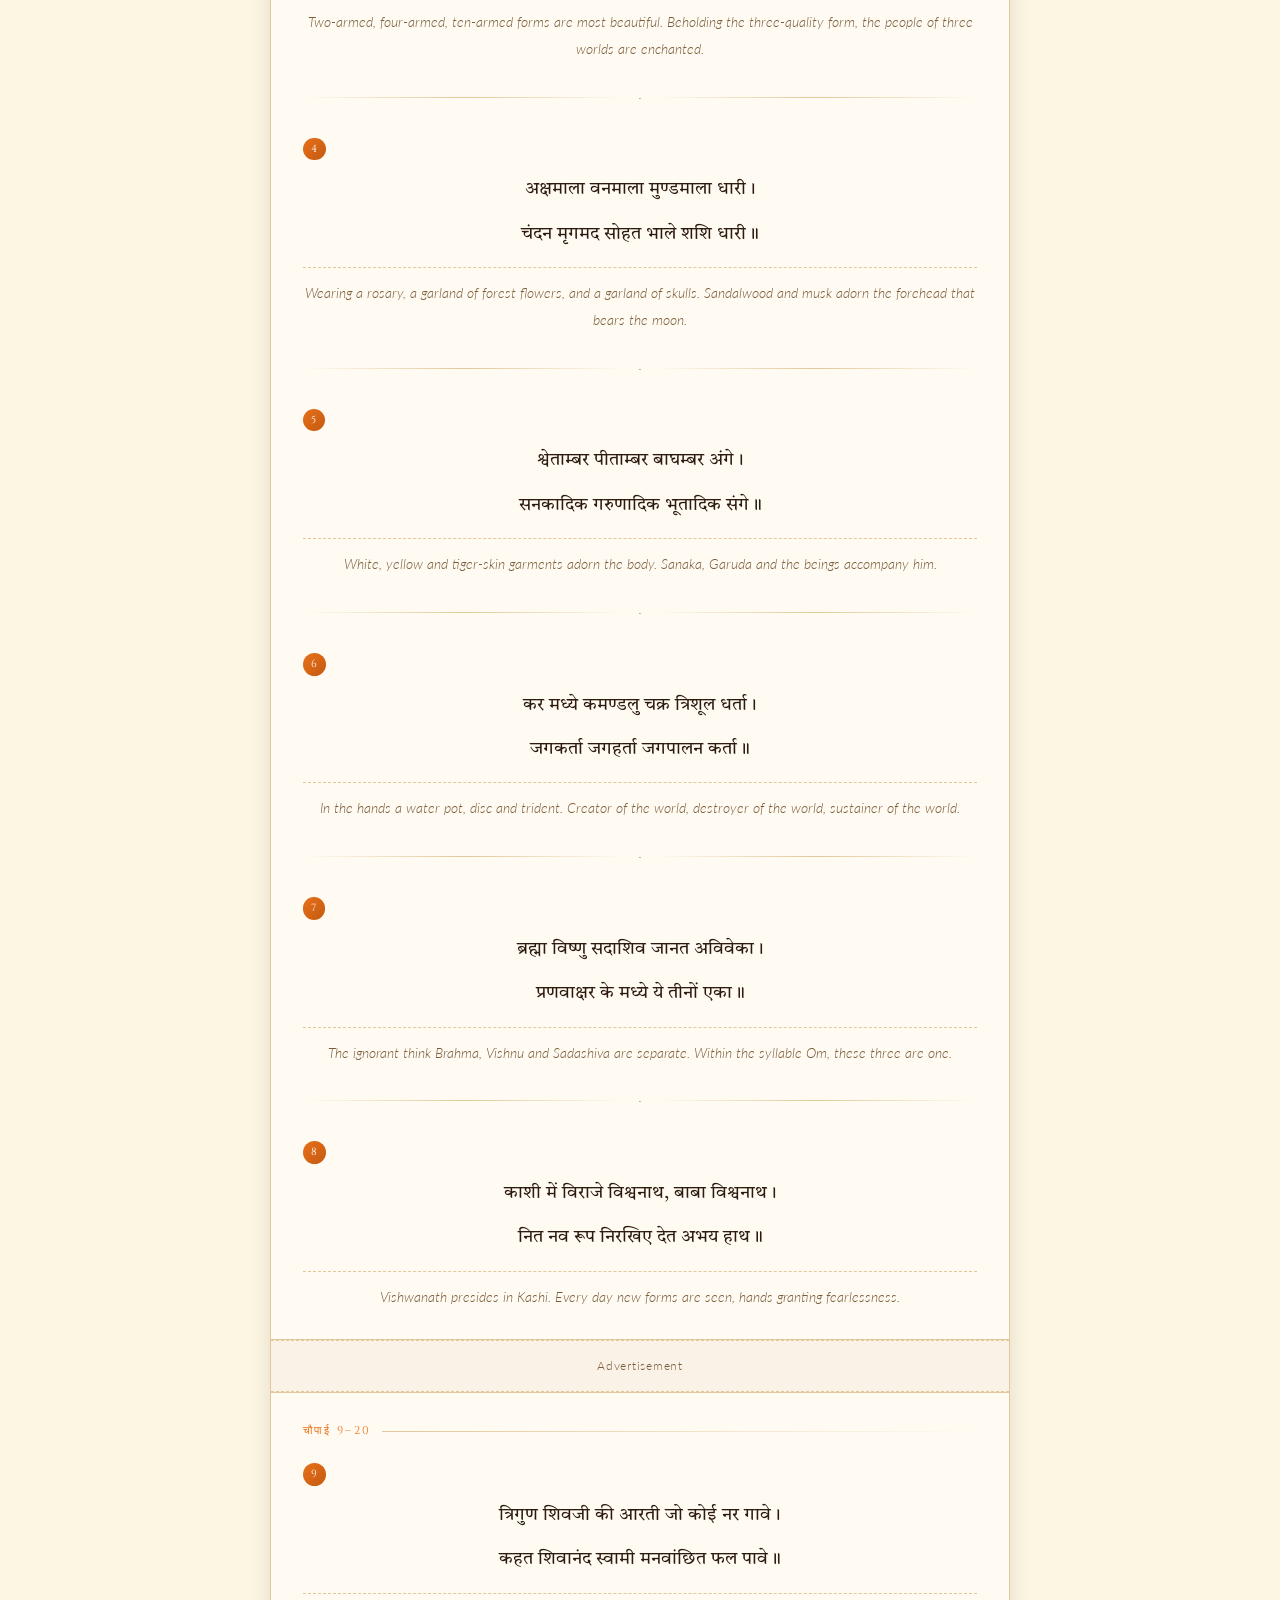
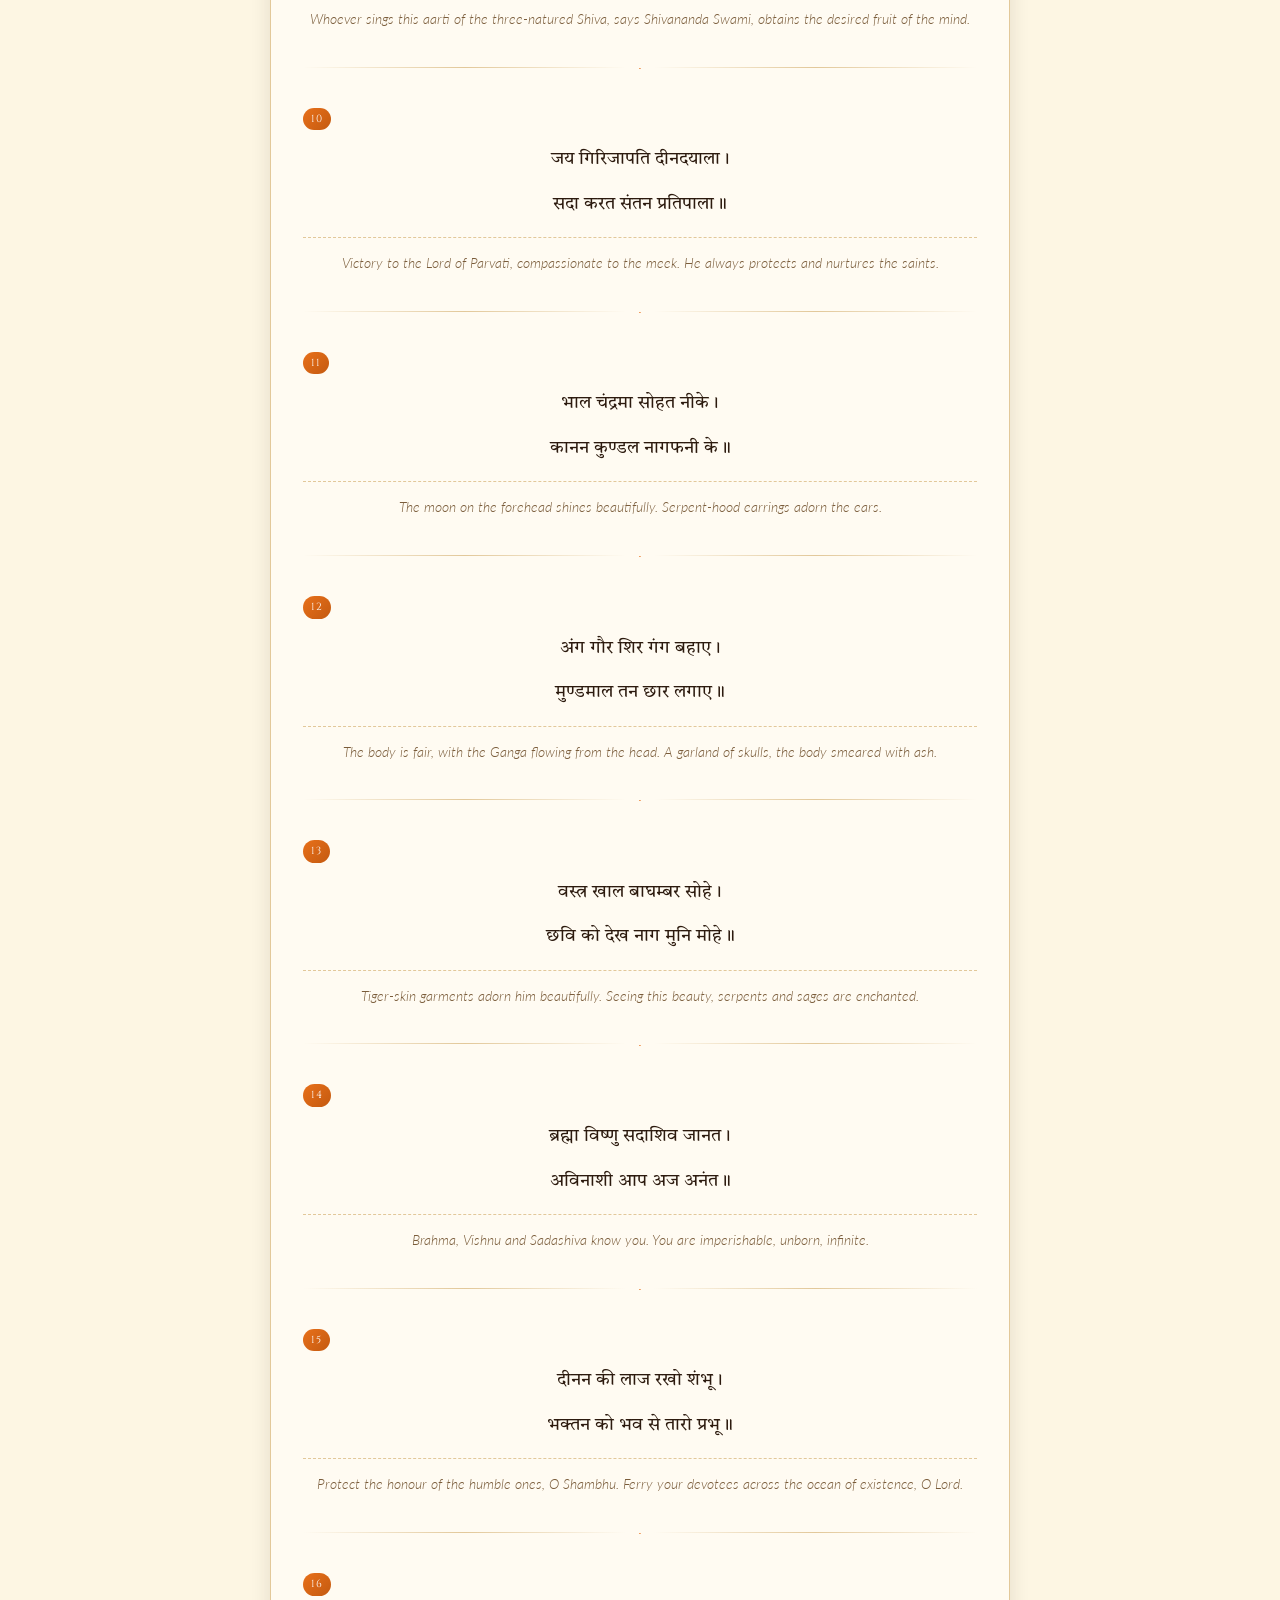
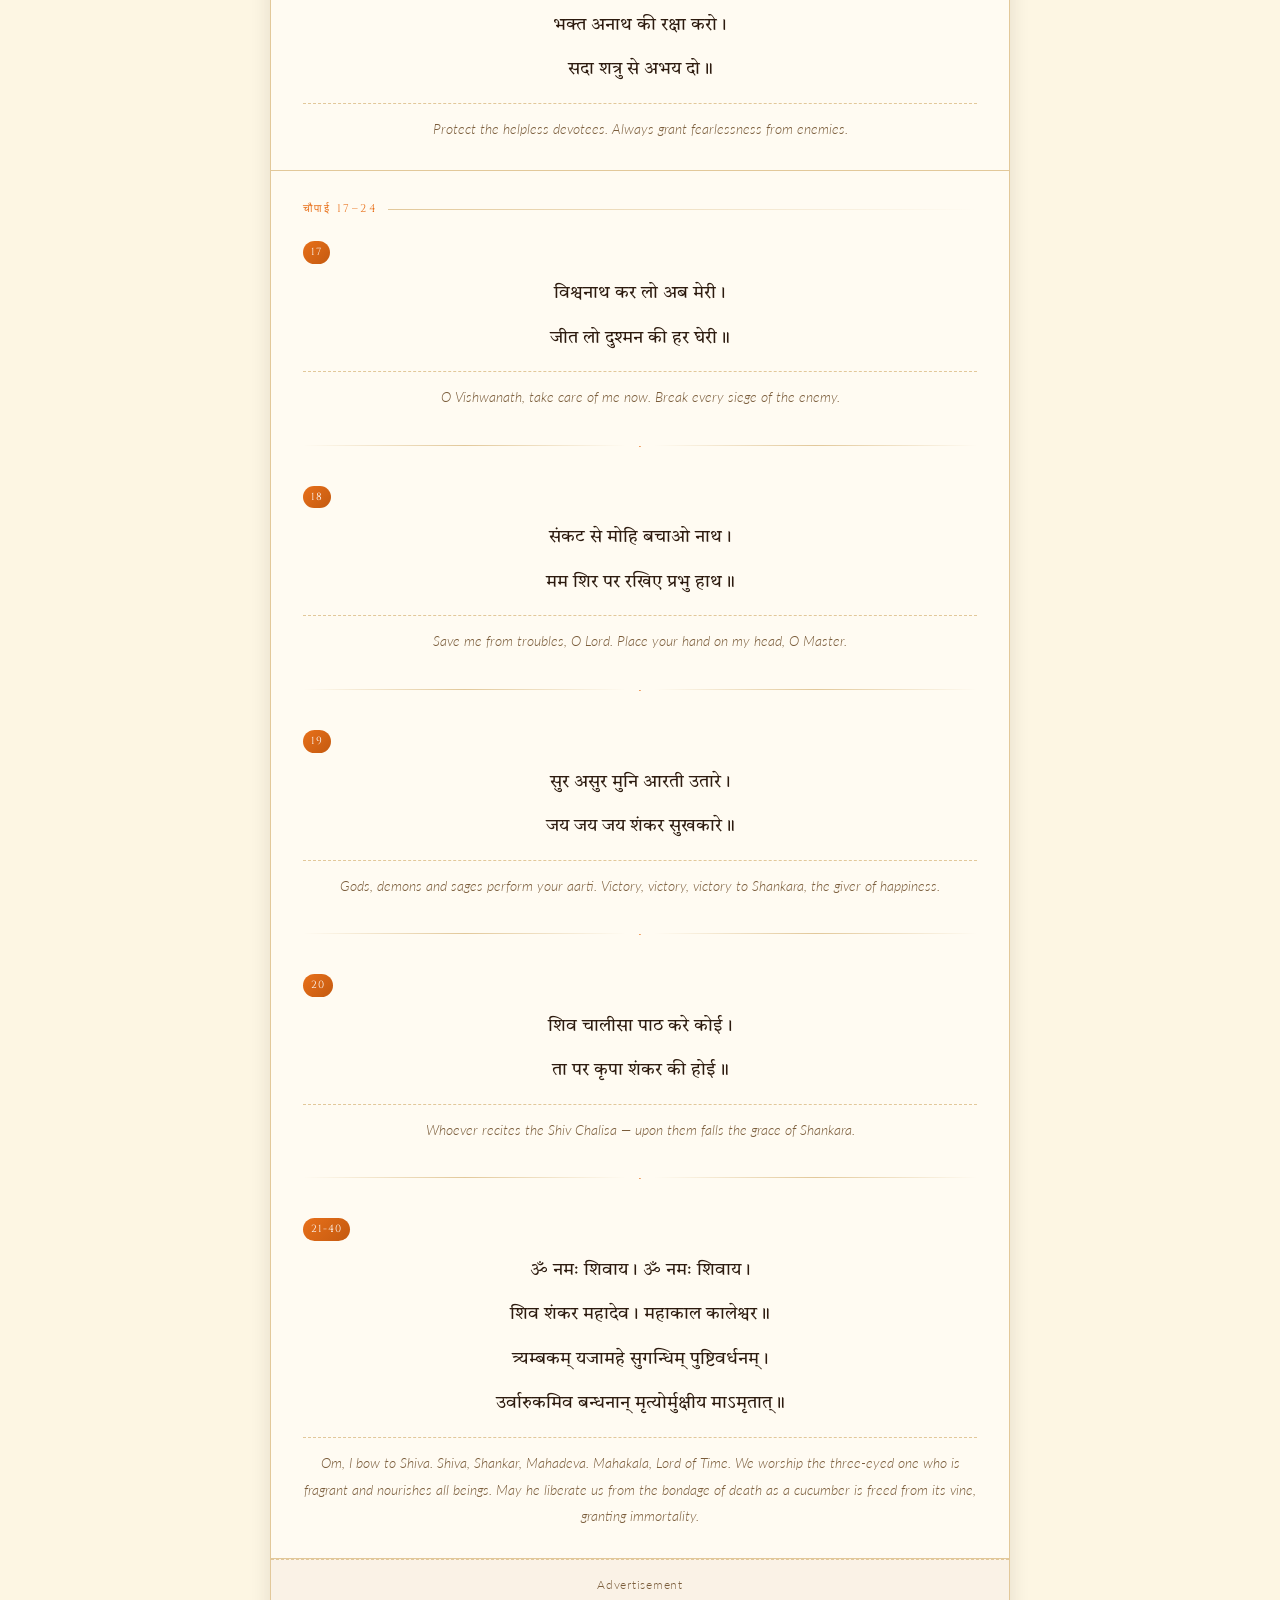
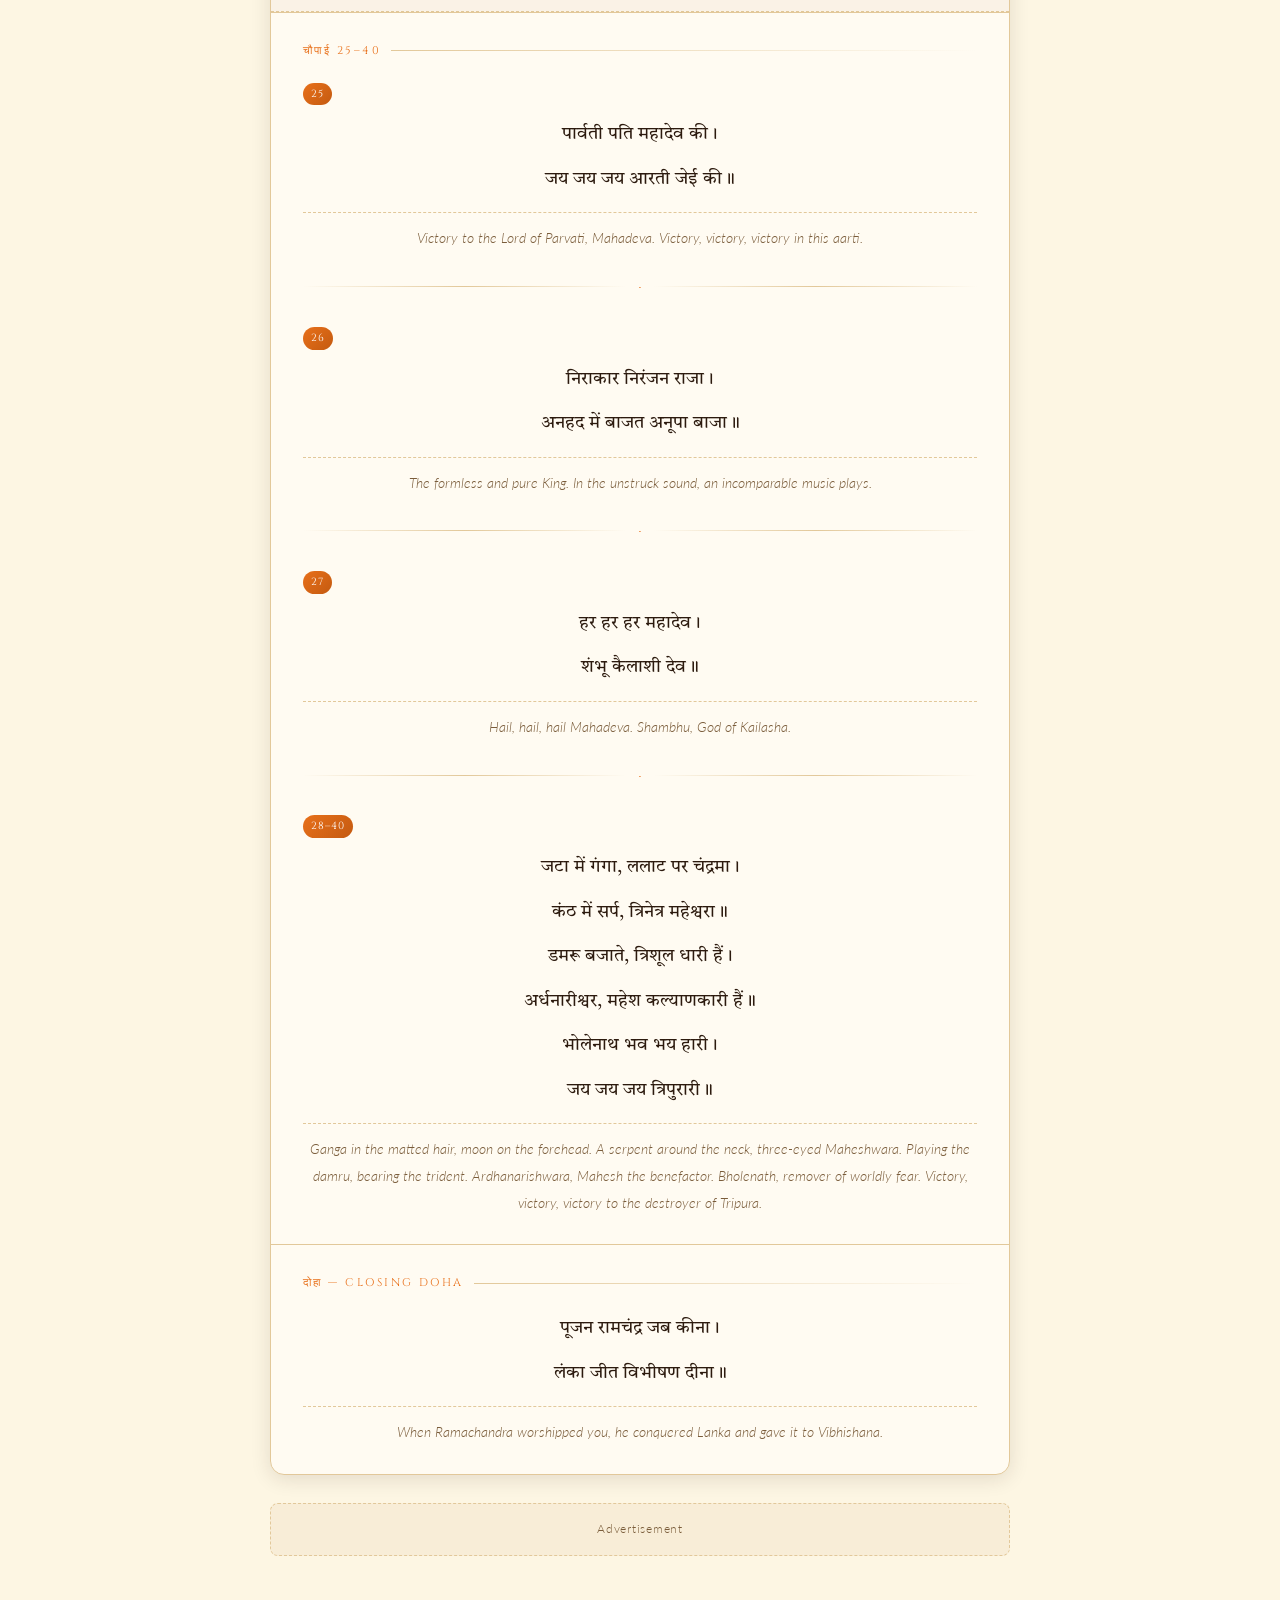
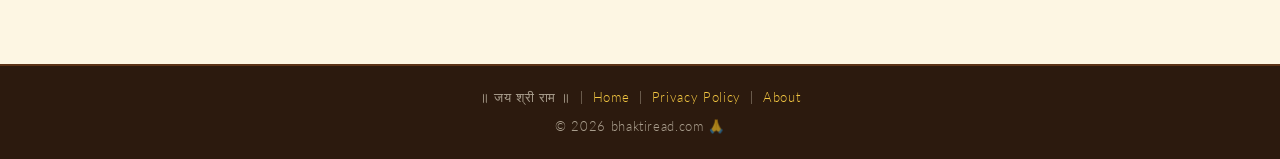
<file: shiv-chalisa.html>
<!DOCTYPE html>
<html lang="hi">
<head>
  <!-- Google tag (gtag.js) -->
  <script async src="https://www.googletagmanager.com/gtag/js?id=G-GEMNJPCZ11"></script>
  <script>
    window.dataLayer = window.dataLayer || [];
    function gtag(){dataLayer.push(arguments);}
    gtag('js', new Date());

    gtag('config', 'G-GEMNJPCZ11');
  </script>
  <link rel="sitemap" type="application/xml" href="/sitemap.xml">
  <meta charset="UTF-8" />
  <meta name="viewport" content="width=device-width, initial-scale=1.0" />
  <title>शिव चालीसा - Shiv Chalisa in Hindi & English | BhaktiRead.in</title>
  <link rel="icon" type="image/x-icon" href="bhaktiread_tab_logo_favicon.png">
  <meta name="description" content="Read complete Shiv Chalisa in Hindi (Devanagari) and Roman (English) script with meaning. शिव चालीसा हिंदी और रोमन में।" />
  <meta name="keywords" content="shiv chalisa, शिव चालीसा, shiv chalisa in hindi, shiv chalisa roman script" />
  <link rel="stylesheet" href="chalisa.css" />
</head>
<body>

<header>
  <div class="header-inner">
    <a href="index.html" class="back-link">← Home</a>
    <div class="header-titles">
      <span class="header-om">ॐ</span>
      <h1>शिव चालीसा</h1>
      <p class="subtitle">SHIV CHALISA</p>
    </div>
    <div style="width:60px"></div>
  </div>
</header>

<main>

  <div class="intro-box">
    <strong>शिव चालीसा</strong> भगवान शिव की महिमा में रचित चालीस चौपाइयाँ हैं। इसका पाठ सोमवार को विशेष रूप से फलदायी माना जाता है और यह भक्तों को मोक्ष और सुख प्रदान करता है।<br><br>
    <strong>Shiv Chalisa</strong> is a devotional hymn of forty verses glorifying Lord Shiva. Reciting it on Mondays is considered especially beneficial and grants liberation and happiness to devotees.
  </div>

  <div class="toggle-bar">
    <button class="toggle-btn active" id="btn-hindi">हिन्दी</button>
    <button class="toggle-btn" id="btn-roman">English</button>
  </div>

  <div class="ad-unit">Advertisement</div>

  <div class="chalisa-container">

    <div class="chalisa-section">
      <div class="section-label">दोहा — Doha</div>
      <div class="hindi-text"><p>जय गणेश गिरिजा सुवन, मंगल मूल सुजान।</p><p>कहत अयोध्यादास तुम, देहु अभय वरदान॥</p></div>
      <div class="roman-text"><p>Jai Ganesh Girija Suvan, Mangal Mool Sujan.</p><p>Kahat Ayodhyadaas Tum, Dehu Abhay Vardan.</p></div>
      <div class="meaning-text">Victory to Ganesha, son of Parvati, the wise root of auspiciousness. Ayodhyadaas says — grant the boon of fearlessness.</div>
    </div>

    <div class="chalisa-section" style="padding:0;"><div class="ad-unit" style="margin:0;border-radius:0;border-left:none;border-right:none;">Advertisement</div></div>

    <div class="chalisa-section">
      <div class="section-label">चौपाई 1–8</div>

      <span class="chaupai-num">1</span>
      <div class="hindi-text"><p>जय शिव ओंकारा, स्वामी जय शिव ओंकारा।</p><p>ब्रह्मा विष्णु सदाशिव, अर्धांगी धारा॥</p></div>
      <div class="roman-text"><p>Jai Shiv Onkara, Swami Jai Shiv Onkara.</p><p>Brahma Vishnu Sadashiv, Ardhangi Dhara.</p></div>
      <div class="meaning-text">Victory to Shiva, the embodiment of Om. Brahma, Vishnu and Sadashiva hold the half-bodied form (Ardhanarishvara).</div>
      <div class="divider"><span>·</span></div>

      <span class="chaupai-num">2</span>
      <div class="hindi-text"><p>एकानन चतुरानन पंचानन राजे।</p><p>हंसासन गरुड़ासन वृषवाहन साजे॥</p></div>
      <div class="roman-text"><p>Ekanan Chaturanan Panchanan Raje.</p><p>Hansasan Garudasan Vrishvahan Saje.</p></div>
      <div class="meaning-text">One-faced, four-faced and five-faced ones shine. Those seated on swan, eagle and bull are adorned.</div>
      <div class="divider"><span>·</span></div>

      <span class="chaupai-num">3</span>
      <div class="hindi-text"><p>दो भुज चार चतुर्भुज दस भुज अति सोहे।</p><p>त्रिगुण रूप निरखते त्रिभुवन जन मोहे॥</p></div>
      <div class="roman-text"><p>Do Bhuj Char Chaturbhuj Das Bhuj Ati Sohe.</p><p>Trigun Roop Nirakhate Tribhuvan Jan Mohe.</p></div>
      <div class="meaning-text">Two-armed, four-armed, ten-armed forms are most beautiful. Beholding the three-quality form, the people of three worlds are enchanted.</div>
      <div class="divider"><span>·</span></div>

      <span class="chaupai-num">4</span>
      <div class="hindi-text"><p>अक्षमाला वनमाला मुण्डमाला धारी।</p><p>चंदन मृगमद सोहत भाले शशि धारी॥</p></div>
      <div class="roman-text"><p>Akshamala Vanmala Mundmala Dhari.</p><p>Chandan Mrigmad Sohat Bhale Shashi Dhari.</p></div>
      <div class="meaning-text">Wearing a rosary, a garland of forest flowers, and a garland of skulls. Sandalwood and musk adorn the forehead that bears the moon.</div>
      <div class="divider"><span>·</span></div>

      <span class="chaupai-num">5</span>
      <div class="hindi-text"><p>श्वेताम्बर पीताम्बर बाघम्बर अंगे।</p><p>सनकादिक गरुणादिक भूतादिक संगे॥</p></div>
      <div class="roman-text"><p>Shvetambar Pitambar Baghambar Ange.</p><p>Sanakadik Garunadik Bhutadik Sange.</p></div>
      <div class="meaning-text">White, yellow and tiger-skin garments adorn the body. Sanaka, Garuda and the beings accompany him.</div>
      <div class="divider"><span>·</span></div>

      <span class="chaupai-num">6</span>
      <div class="hindi-text"><p>कर मध्ये कमण्डलु चक्र त्रिशूल धर्ता।</p><p>जगकर्ता जगहर्ता जगपालन कर्ता॥</p></div>
      <div class="roman-text"><p>Kar Madhye Kamandalu Chakra Trishul Dharta.</p><p>Jagkarta Jagaharta Jagpalan Karta.</p></div>
      <div class="meaning-text">In the hands a water pot, disc and trident. Creator of the world, destroyer of the world, sustainer of the world.</div>
      <div class="divider"><span>·</span></div>

      <span class="chaupai-num">7</span>
      <div class="hindi-text"><p>ब्रह्मा विष्णु सदाशिव जानत अविवेका।</p><p>प्रणवाक्षर के मध्ये ये तीनों एका॥</p></div>
      <div class="roman-text"><p>Brahma Vishnu Sadashiv Janat Aviveka.</p><p>Pranavakshar Ke Madhye Ye Tinon Eka.</p></div>
      <div class="meaning-text">The ignorant think Brahma, Vishnu and Sadashiva are separate. Within the syllable Om, these three are one.</div>
      <div class="divider"><span>·</span></div>

      <span class="chaupai-num">8</span>
      <div class="hindi-text"><p>काशी में विराजे विश्वनाथ, बाबा विश्वनाथ।</p><p>नित नव रूप निरखिए देत अभय हाथ॥</p></div>
      <div class="roman-text"><p>Kashi Mein Viraje Vishwanath, Baba Vishwanath.</p><p>Nit Nav Roop Nirakhiye Det Abhay Hath.</p></div>
      <div class="meaning-text">Vishwanath presides in Kashi. Every day new forms are seen, hands granting fearlessness.</div>
    </div>

    <div class="chalisa-section" style="padding:0;"><div class="ad-unit" style="margin:0;border-radius:0;border-left:none;border-right:none;">Advertisement</div></div>

    <div class="chalisa-section">
      <div class="section-label">चौपाई 9–20</div>

      <span class="chaupai-num">9</span>
      <div class="hindi-text"><p>त्रिगुण शिवजी की आरती जो कोई नर गावे।</p><p>कहत शिवानंद स्वामी मनवांछित फल पावे॥</p></div>
      <div class="roman-text"><p>Trigun Shivji Ki Aarti Jo Koi Nar Gave.</p><p>Kahat Shivanand Swami Manvanchhit Phal Pave.</p></div>
      <div class="meaning-text">Whoever sings this aarti of the three-natured Shiva, says Shivananda Swami, obtains the desired fruit of the mind.</div>
      <div class="divider"><span>·</span></div>

      <span class="chaupai-num">10</span>
      <div class="hindi-text"><p>जय गिरिजापति दीनदयाला।</p><p>सदा करत संतन प्रतिपाला॥</p></div>
      <div class="roman-text"><p>Jai Girijapati Dindayala.</p><p>Sada Karat Santan Pratipala.</p></div>
      <div class="meaning-text">Victory to the Lord of Parvati, compassionate to the meek. He always protects and nurtures the saints.</div>
      <div class="divider"><span>·</span></div>

      <span class="chaupai-num">11</span>
      <div class="hindi-text"><p>भाल चंद्रमा सोहत नीके।</p><p>कानन कुण्डल नागफनी के॥</p></div>
      <div class="roman-text"><p>Bhal Chandrama Sohat Nike.</p><p>Kanan Kundal Nagphani Ke.</p></div>
      <div class="meaning-text">The moon on the forehead shines beautifully. Serpent-hood earrings adorn the ears.</div>
      <div class="divider"><span>·</span></div>

      <span class="chaupai-num">12</span>
      <div class="hindi-text"><p>अंग गौर शिर गंग बहाए।</p><p>मुण्डमाल तन छार लगाए॥</p></div>
      <div class="roman-text"><p>Ang Gaur Shir Gang Bahaye.</p><p>Mundmaal Tan Chhaar Lagaye.</p></div>
      <div class="meaning-text">The body is fair, with the Ganga flowing from the head. A garland of skulls, the body smeared with ash.</div>
      <div class="divider"><span>·</span></div>

      <span class="chaupai-num">13</span>
      <div class="hindi-text"><p>वस्त्र खाल बाघम्बर सोहे।</p><p>छवि को देख नाग मुनि मोहे॥</p></div>
      <div class="roman-text"><p>Vastra Khaal Baghambar Sohe.</p><p>Chhavi Ko Dekh Nag Muni Mohe.</p></div>
      <div class="meaning-text">Tiger-skin garments adorn him beautifully. Seeing this beauty, serpents and sages are enchanted.</div>
      <div class="divider"><span>·</span></div>

      <span class="chaupai-num">14</span>
      <div class="hindi-text"><p>ब्रह्मा विष्णु सदाशिव जानत।</p><p>अविनाशी आप अज अनंत॥</p></div>
      <div class="roman-text"><p>Brahma Vishnu Sadashiv Janat.</p><p>Avinashi Aap Aj Anant.</p></div>
      <div class="meaning-text">Brahma, Vishnu and Sadashiva know you. You are imperishable, unborn, infinite.</div>
      <div class="divider"><span>·</span></div>

      <span class="chaupai-num">15</span>
      <div class="hindi-text"><p>दीनन की लाज रखो शंभू।</p><p>भक्तन को भव से तारो प्रभू॥</p></div>
      <div class="roman-text"><p>Dinan Ki Laaj Rakho Shambhu.</p><p>Bhaktan Ko Bhav Se Taro Prabhu.</p></div>
      <div class="meaning-text">Protect the honour of the humble ones, O Shambhu. Ferry your devotees across the ocean of existence, O Lord.</div>
      <div class="divider"><span>·</span></div>

      <span class="chaupai-num">16</span>
      <div class="hindi-text"><p>भक्त अनाथ की रक्षा करो।</p><p>सदा शत्रु से अभय दो॥</p></div>
      <div class="roman-text"><p>Bhakt Anath Ki Raksha Karo.</p><p>Sada Shatru Se Abhay Do.</p></div>
      <div class="meaning-text">Protect the helpless devotees. Always grant fearlessness from enemies.</div>
    </div>

    <div class="chalisa-section">
      <div class="section-label">चौपाई 17–24</div>

      <span class="chaupai-num">17</span>
      <div class="hindi-text"><p>विश्वनाथ कर लो अब मेरी।</p><p>जीत लो दुश्मन की हर घेरी॥</p></div>
      <div class="roman-text"><p>Vishwanath Kar Lo Ab Meri.</p><p>Jeet Lo Dushman Ki Har Gheri.</p></div>
      <div class="meaning-text">O Vishwanath, take care of me now. Break every siege of the enemy.</div>
      <div class="divider"><span>·</span></div>

      <span class="chaupai-num">18</span>
      <div class="hindi-text"><p>संकट से मोहि बचाओ नाथ।</p><p>मम शिर पर रखिए प्रभु हाथ॥</p></div>
      <div class="roman-text"><p>Sankat Se Mohi Bachao Nath.</p><p>Mam Shir Par Rakhiye Prabhu Hath.</p></div>
      <div class="meaning-text">Save me from troubles, O Lord. Place your hand on my head, O Master.</div>
      <div class="divider"><span>·</span></div>

      <span class="chaupai-num">19</span>
      <div class="hindi-text"><p>सुर असुर मुनि आरती उतारे।</p><p>जय जय जय शंकर सुखकारे॥</p></div>
      <div class="roman-text"><p>Sur Asur Muni Aarti Utare.</p><p>Jai Jai Jai Shankar Sukhkare.</p></div>
      <div class="meaning-text">Gods, demons and sages perform your aarti. Victory, victory, victory to Shankara, the giver of happiness.</div>
      <div class="divider"><span>·</span></div>

      <span class="chaupai-num">20</span>
      <div class="hindi-text"><p>शिव चालीसा पाठ करे कोई।</p><p>ता पर कृपा शंकर की होई॥</p></div>
      <div class="roman-text"><p>Shiv Chalisa Path Kare Koi.</p><p>Ta Par Kripa Shankar Ki Hoi.</p></div>
      <div class="meaning-text">Whoever recites the Shiv Chalisa — upon them falls the grace of Shankara.</div>
      <div class="divider"><span>·</span></div>

      <span class="chaupai-num">21-40</span>
      <div class="hindi-text"><p>ॐ नमः शिवाय। ॐ नमः शिवाय।</p><p>शिव शंकर महादेव। महाकाल कालेश्वर॥</p><p>त्र्यम्बकम् यजामहे सुगन्धिम् पुष्टिवर्धनम्।</p><p>उर्वारुकमिव बन्धनान् मृत्योर्मुक्षीय माऽमृतात्॥</p></div>
      <div class="roman-text"><p>Om Namah Shivaya. Om Namah Shivaya.</p><p>Shiv Shankar Mahadev. Mahakaal Kaleshwar.</p><p>Tryambakam Yajamahe Sugandhim Pushtivardhnam.</p><p>Urvarukamiva Bandhanan Mrityormukshiya Maamritat.</p></div>
      <div class="meaning-text">Om, I bow to Shiva. Shiva, Shankar, Mahadeva. Mahakala, Lord of Time. We worship the three-eyed one who is fragrant and nourishes all beings. May he liberate us from the bondage of death as a cucumber is freed from its vine, granting immortality.</div>
    </div>

    <div class="chalisa-section" style="padding:0;"><div class="ad-unit" style="margin:0;border-radius:0;border-left:none;border-right:none;">Advertisement</div></div>

    <div class="chalisa-section">
      <div class="section-label">चौपाई 25–40</div>

      <span class="chaupai-num">25</span>
      <div class="hindi-text"><p>पार्वती पति महादेव की।</p><p>जय जय जय आरती जेई की॥</p></div>
      <div class="roman-text"><p>Parvati Pati Mahadev Ki.</p><p>Jai Jai Jai Aarti Jei Ki.</p></div>
      <div class="meaning-text">Victory to the Lord of Parvati, Mahadeva. Victory, victory, victory in this aarti.</div>
      <div class="divider"><span>·</span></div>

      <span class="chaupai-num">26</span>
      <div class="hindi-text"><p>निराकार निरंजन राजा।</p><p>अनहद में बाजत अनूपा बाजा॥</p></div>
      <div class="roman-text"><p>Nirakar Niranjan Raja.</p><p>Anahad Mein Bajat Anupa Baja.</p></div>
      <div class="meaning-text">The formless and pure King. In the unstruck sound, an incomparable music plays.</div>
      <div class="divider"><span>·</span></div>

      <span class="chaupai-num">27</span>
      <div class="hindi-text"><p>हर हर हर महादेव।</p><p>शंभू कैलाशी देव॥</p></div>
      <div class="roman-text"><p>Har Har Har Mahadev.</p><p>Shambhu Kailashi Dev.</p></div>
      <div class="meaning-text">Hail, hail, hail Mahadeva. Shambhu, God of Kailasha.</div>
      <div class="divider"><span>·</span></div>

      <span class="chaupai-num">28–40</span>
      <div class="hindi-text"><p>जटा में गंगा, ललाट पर चंद्रमा।</p><p>कंठ में सर्प, त्रिनेत्र महेश्वरा॥</p><p>डमरू बजाते, त्रिशूल धारी हैं।</p><p>अर्धनारीश्वर, महेश कल्याणकारी हैं॥</p><p>भोलेनाथ भव भय हारी।</p><p>जय जय जय त्रिपुरारी॥</p></div>
      <div class="roman-text"><p>Jata Mein Ganga, Lalat Par Chandrama.</p><p>Kanth Mein Sarp, Trinetra Maheshwara.</p><p>Damru Bajate, Trishul Dhari Hain.</p><p>Ardhnarishwar, Mahesh Kalyankari Hain.</p><p>Bholenath Bhav Bhay Hari.</p><p>Jai Jai Jai Tripurari.</p></div>
      <div class="meaning-text">Ganga in the matted hair, moon on the forehead. A serpent around the neck, three-eyed Maheshwara. Playing the damru, bearing the trident. Ardhanarishwara, Mahesh the benefactor. Bholenath, remover of worldly fear. Victory, victory, victory to the destroyer of Tripura.</div>
    </div>

    <div class="chalisa-section">
      <div class="section-label">दोहा — Closing Doha</div>
      <div class="hindi-text"><p>पूजन रामचंद्र जब कीना।</p><p>लंका जीत विभीषण दीना॥</p></div>
      <div class="roman-text"><p>Pujan Ramchandra Jab Kina.</p><p>Lanka Jeet Vibhishan Dina.</p></div>
      <div class="meaning-text">When Ramachandra worshipped you, he conquered Lanka and gave it to Vibhishana.</div>
    </div>

  </div>

  <div class="ad-unit">Advertisement</div>

</main>

  <!-- ── FOOTER ── -->
<footer>
  <!-- <p>॥ जय श्री राम ॥ &nbsp;|&nbsp; <a href="index.html">Home</a> &nbsp;|&nbsp; <a href="privacy.html">Privacy Policy</a> &nbsp;|&nbsp; <a href="about.html">About</a> &nbsp;|&nbsp; <a href="contact.html">Contact</a></p> -->
  <p>॥ जय श्री राम ॥ &nbsp;|&nbsp; <a href="index.html">Home</a> &nbsp;|&nbsp; <a href="privacy.html">Privacy Policy</a> &nbsp;|&nbsp; <a href="about.html">About</a></p>
  <p style="margin-top:6px;">© 2026 bhaktiread.com 🙏</p>
</footer>

<script src="chalisa-toggle.js"></script>
</body>
</html>
</file>
<file: style.css>
@import url('https://fonts.googleapis.com/css2?family=Tiro+Devanagari+Hindi:ital@0;1&family=Cinzel:wght@400;600&family=Lato:wght@300;400&display=swap');

/* ── Variables ── */
:root {
  --saffron:     #E8701A;
  --deep-saffron:#C45A10;
  --gold:        #F5C842;
  --cream:       #FDF6E3;
  --dark-brown:  #2C1A0E;
  --mid-brown:   #5C3317;
  --light-brown: #A0622A;
  --text:        #1E0F05;
  --muted:       #7A5C3A;
  --divider:     #E2C89A;
  --card-bg:     #FFFBF2;
  --shadow:      rgba(44,26,14,0.12);
}

* { margin: 0; padding: 0; box-sizing: border-box; }

html { scroll-behavior: smooth; }

body {
  background-color: var(--cream);
  color: var(--text);
  font-family: 'Lato', sans-serif;
  font-weight: 300;
  line-height: 1.8;
  min-height: 100vh;
}

/* ── Texture overlay ── */
body::before {
  content: '';
  position: fixed;
  inset: 0;
  background-image:
    radial-gradient(ellipse at 20% 20%, rgba(232,112,26,0.06) 0%, transparent 60%),
    radial-gradient(ellipse at 80% 80%, rgba(245,200,66,0.08) 0%, transparent 60%);
  pointer-events: none;
  z-index: 0;
}

/* ── Header ── */
header {
  background: linear-gradient(135deg, var(--dark-brown) 0%, var(--mid-brown) 60%, #7A3A10 100%);
  color: var(--cream);
  text-align: center;
  padding: 40px 20px 32px;
  position: relative;
  overflow: hidden;
  border-bottom: 3px solid var(--gold);
}

header::before {
  content: '';
  position: absolute;
  inset: 0;
  background:
    repeating-linear-gradient(
      45deg,
      transparent,
      transparent 30px,
      rgba(245,200,66,0.03) 30px,
      rgba(245,200,66,0.03) 31px
    );
}

.header-om {
  font-family: 'Tiro Devanagari Hindi', serif;
  font-size: 2.8rem;
  color: var(--gold);
  display: block;
  margin-bottom: 8px;
  text-shadow: 0 2px 12px rgba(245,200,66,0.4);
  animation: glow 3s ease-in-out infinite alternate;
}

@keyframes glow {
  from { text-shadow: 0 2px 12px rgba(245,200,66,0.3); }
  to   { text-shadow: 0 2px 24px rgba(245,200,66,0.7), 0 0 40px rgba(232,112,26,0.3); }
}

header h1 {
  font-family: 'Cinzel', serif;
  font-size: clamp(1.5rem, 4vw, 2.4rem);
  font-weight: 600;
  letter-spacing: 0.06em;
  color: var(--cream);
  position: relative;
}

header p {
  font-size: 0.95rem;
  color: rgba(253,246,227,0.7);
  margin-top: 6px;
  letter-spacing: 0.08em;
  font-weight: 300;
  position: relative;
}

/* ── Decorative divider ── */
.divider {
  display: flex;
  align-items: center;
  gap: 12px;
  margin: 28px 0;
  color: var(--divider);
}
.divider::before,
.divider::after {
  content: '';
  flex: 1;
  height: 1px;
  background: linear-gradient(90deg, transparent, var(--divider), transparent);
}
.divider span {
  font-size: 1.2rem;
  color: var(--saffron);
}

/* ── Main layout ── */
main {
  max-width: 900px;
  margin: 0 auto;
  padding: 48px 20px 80px;
  position: relative;
  z-index: 1;
}

/* ── Section titles ── */
.section-title {
  font-family: 'Cinzel', serif;
  font-size: 1rem;
  letter-spacing: 0.2em;
  text-transform: uppercase;
  color: var(--saffron);
  text-align: center;
  margin-bottom: 28px;
}

/* ── Prayer grid ── */
.prayer-grid {
  display: grid;
  grid-template-columns: repeat(auto-fill, minmax(240px, 1fr));
  gap: 18px;
  margin-bottom: 60px;
}

.prayer-card {
  background: var(--card-bg);
  border: 1px solid var(--divider);
  border-radius: 12px;
  padding: 24px 20px;
  text-decoration: none;
  color: var(--text);
  display: flex;
  align-items: center;
  gap: 16px;
  transition: transform 0.2s ease, box-shadow 0.2s ease, border-color 0.2s ease;
  box-shadow: 0 2px 8px var(--shadow);
  position: relative;
  overflow: hidden;
}

.prayer-card::before {
  content: '';
  position: absolute;
  left: 0; top: 0; bottom: 0;
  width: 4px;
  background: linear-gradient(180deg, var(--saffron), var(--gold));
  border-radius: 12px 0 0 12px;
}

.prayer-card:hover {
  transform: translateY(-3px);
  box-shadow: 0 8px 24px var(--shadow);
  border-color: var(--saffron);
}

.card-icon {
  font-size: 2rem;
  flex-shrink: 0;
  width: 48px;
  height: 48px;
  display: flex;
  align-items: center;
  justify-content: center;
  background: linear-gradient(135deg, rgba(232,112,26,0.1), rgba(245,200,66,0.15));
  border-radius: 50%;
}

.card-text h3 {
  font-family: 'Tiro Devanagari Hindi', serif;
  font-size: 1.05rem;
  font-weight: 400;
  color: var(--dark-brown);
  line-height: 1.3;
}

.card-text span {
  font-size: 0.78rem;
  color: var(--muted);
  letter-spacing: 0.04em;
}

/* ── Ad placeholder ── */
.ad-unit {
  background: rgba(162,98,42,0.06);
  border: 1px dashed var(--divider);
  border-radius: 8px;
  padding: 16px;
  text-align: center;
  color: var(--muted);
  font-size: 0.8rem;
  letter-spacing: 0.06em;
  margin: 36px 0;
}

/* ── Footer ── */
footer {
  background: var(--dark-brown);
  color: rgba(253,246,227,0.6);
  text-align: center;
  padding: 24px 20px;
  font-size: 0.82rem;
  letter-spacing: 0.05em;
  border-top: 2px solid var(--mid-brown);
}

footer a {
  color: var(--gold);
  text-decoration: none;
}

/* ── Responsive ── */
@media (max-width: 480px) {
  .prayer-grid { grid-template-columns: 1fr; }
  header { padding: 28px 16px 24px; }
}
</file>
<file: chalisa.css>
@import url('https://fonts.googleapis.com/css2?family=Tiro+Devanagari+Hindi:ital@0;1&family=Cinzel:wght@400;600&family=Lato:wght@300;400&display=swap');

/* ── Variables ── */
:root {
  --saffron:     #E8701A;
  --deep-saffron:#C45A10;
  --gold:        #F5C842;
  --cream:       #FDF6E3;
  --dark-brown:  #2C1A0E;
  --mid-brown:   #5C3317;
  --light-brown: #A0622A;
  --text:        #1E0F05;
  --muted:       #7A5C3A;
  --divider:     #E2C89A;
  --card-bg:     #FFFBF2;
  --shadow:      rgba(44,26,14,0.12);
}

* { margin: 0; padding: 0; box-sizing: border-box; }
html { scroll-behavior: smooth; }

body {
  background-color: var(--cream);
  color: var(--text);
  font-family: 'Lato', sans-serif;
  font-weight: 300;
  line-height: 1.8;
}

body::before {
  content: '';
  position: fixed;
  inset: 0;
  background-image:
    radial-gradient(ellipse at 15% 15%, rgba(232,112,26,0.05) 0%, transparent 55%),
    radial-gradient(ellipse at 85% 85%, rgba(245,200,66,0.07) 0%, transparent 55%);
  pointer-events: none;
  z-index: 0;
}

/* ── Header ── */
header {
  background: linear-gradient(135deg, var(--dark-brown), var(--mid-brown) 60%, #7A3A10);
  color: var(--cream);
  padding: 28px 20px 24px;
  border-bottom: 3px solid var(--gold);
  position: relative;
  overflow: hidden;
}

header::before {
  content: '';
  position: absolute;
  inset: 0;
  background: repeating-linear-gradient(
    45deg, transparent, transparent 30px,
    rgba(245,200,66,0.03) 30px, rgba(245,200,66,0.03) 31px
  );
}

.header-inner {
  max-width: 780px;
  margin: 0 auto;
  display: flex;
  align-items: center;
  gap: 20px;
  position: relative;
}

.back-link {
  color: var(--gold);
  text-decoration: none;
  font-size: 0.85rem;
  letter-spacing: 0.08em;
  opacity: 0.85;
  flex-shrink: 0;
  transition: opacity 0.2s;
}
.back-link:hover { opacity: 1; }

.header-titles { flex: 1; text-align: center; }

.header-om {
  font-family: 'Tiro Devanagari Hindi', serif;
  font-size: 2rem;
  color: var(--gold);
  display: block;
  animation: glow 3s ease-in-out infinite alternate;
}

@keyframes glow {
  from { text-shadow: 0 2px 10px rgba(245,200,66,0.3); }
  to   { text-shadow: 0 2px 22px rgba(245,200,66,0.7), 0 0 36px rgba(232,112,26,0.3); }
}

header h1 {
  font-family: 'Tiro Devanagari Hindi', serif;
  font-size: clamp(1.4rem, 4vw, 2rem);
  font-weight: 400;
  color: var(--cream);
}

header .subtitle {
  font-family: 'Cinzel', serif;
  font-size: 0.75rem;
  letter-spacing: 0.2em;
  color: rgba(253,246,227,0.6);
  margin-top: 4px;
}

/* ── Main ── */
main {
  max-width: 780px;
  margin: 0 auto;
  padding: 40px 20px 80px;
  position: relative;
  z-index: 1;
}

/* ── Script Toggle ── */
.toggle-bar {
  display: flex;
  align-items: center;
  justify-content: center;
  gap: 0;
  margin-bottom: 28px;
  background: var(--card-bg);
  border: 1px solid var(--divider);
  border-radius: 10px;
  overflow: hidden;
  box-shadow: 0 2px 8px var(--shadow);
  width: fit-content;
  margin-left: auto;
  margin-right: auto;
}

.toggle-btn {
  padding: 10px 28px;
  font-family: 'Cinzel', serif;
  font-size: 0.78rem;
  letter-spacing: 0.14em;
  border: none;
  background: transparent;
  color: var(--muted);
  cursor: pointer;
  transition: background 0.2s, color 0.2s;
}

.toggle-btn.active {
  background: linear-gradient(135deg, var(--saffron), var(--deep-saffron));
  color: white;
}

.toggle-btn:first-child { border-right: 1px solid var(--divider); }

/* ── Intro box ── */
.intro-box {
  background: var(--card-bg);
  border: 1px solid var(--divider);
  border-left: 4px solid var(--saffron);
  border-radius: 10px;
  padding: 20px 24px;
  margin-bottom: 32px;
  font-size: 0.92rem;
  color: var(--muted);
  line-height: 1.9;
}
.intro-box strong { color: var(--dark-brown); font-weight: 400; }

/* ── Ad unit ── */
.ad-unit {
  background: rgba(162,98,42,0.06);
  border: 1px dashed var(--divider);
  border-radius: 8px;
  padding: 14px;
  text-align: center;
  color: var(--muted);
  font-size: 0.78rem;
  letter-spacing: 0.06em;
  margin: 28px 0;
}

/* ── Divider ── */
.divider {
  display: flex;
  align-items: center;
  gap: 12px;
  margin: 20px 0;
  color: var(--divider);
}
.divider::before, .divider::after {
  content: '';
  flex: 1;
  height: 1px;
  background: linear-gradient(90deg, transparent, var(--divider), transparent);
}
.divider span { font-size: 1rem; color: var(--saffron); }

/* ── Chalisa container ── */
.chalisa-container {
  background: var(--card-bg);
  border: 1px solid var(--divider);
  border-radius: 14px;
  overflow: hidden;
  box-shadow: 0 4px 20px var(--shadow);
}

.chalisa-section {
  padding: 28px 32px;
  border-bottom: 1px solid var(--divider);
}
.chalisa-section:last-child { border-bottom: none; }

.section-label {
  font-family: 'Cinzel', serif;
  font-size: 0.7rem;
  letter-spacing: 0.22em;
  text-transform: uppercase;
  color: var(--saffron);
  margin-bottom: 16px;
  display: flex;
  align-items: center;
  gap: 10px;
}
.section-label::after {
  content: '';
  flex: 1;
  height: 1px;
  background: linear-gradient(90deg, var(--divider), transparent);
}

/* ── Prayer text ── */
.hindi-text {
  font-family: 'Tiro Devanagari Hindi', serif;
  font-size: 1.15rem;
  line-height: 2.2;
  color: var(--dark-brown);
  text-align: center;
}
.hindi-text p { margin-bottom: 4px; }

.roman-text {
  font-family: 'Lato', sans-serif;
  font-size: 1rem;
  line-height: 2.2;
  color: var(--dark-brown);
  text-align: center;
  font-style: italic;
  display: none;
}
.roman-text p { margin-bottom: 4px; }

/* When roman mode is active */
body.roman-mode .hindi-text { display: none; }
body.roman-mode .roman-text { display: block; }

/* ── Meaning ── */
.meaning-text {
  font-size: 0.88rem;
  color: var(--muted);
  font-style: italic;
  text-align: center;
  margin-top: 12px;
  padding-top: 12px;
  border-top: 1px dashed var(--divider);
  line-height: 1.9;
}

/* ── Verse number badge ── */
.chaupai-num {
  display: inline-block;
  background: linear-gradient(135deg, var(--saffron), var(--deep-saffron));
  color: white;
  font-size: 0.65rem;
  font-family: 'Cinzel', serif;
  letter-spacing: 0.1em;
  padding: 2px 8px;
  border-radius: 20px;
  margin-bottom: 10px;
}

/* ── Footer ── */
footer {
  background: var(--dark-brown);
  color: rgba(253,246,227,0.6);
  text-align: center;
  padding: 20px;
  font-size: 0.82rem;
  letter-spacing: 0.05em;
  border-top: 2px solid var(--mid-brown);
}
footer a { color: var(--gold); text-decoration: none; }

/* ── Responsive ── */
@media (max-width: 480px) {
  .chalisa-section { padding: 20px 16px; }
  .hindi-text, .roman-text { font-size: 1rem; }
  .header-inner { flex-direction: column; text-align: center; gap: 8px; }
  .toggle-btn { padding: 10px 18px; font-size: 0.72rem; }
}
</file>
<file: mantra-aarti.css>
@import url('https://fonts.googleapis.com/css2?family=Tiro+Devanagari+Hindi:ital@0;1&family=Cinzel:wght@400;600&family=Lato:wght@300;400&display=swap');

/* ── Variables ── */
:root {
  --saffron:     #E8701A;
  --deep-saffron:#C45A10;
  --gold:        #F5C842;
  --cream:       #FDF6E3;
  --dark-brown:  #2C1A0E;
  --mid-brown:   #5C3317;
  --text:        #1E0F05;
  --muted:       #7A5C3A;
  --divider:     #E2C89A;
  --card-bg:     #FFFBF2;
  --shadow:      rgba(44,26,14,0.12);
}

* { margin: 0; padding: 0; box-sizing: border-box; }
html { scroll-behavior: smooth; }

body {
  background-color: var(--cream);
  color: var(--text);
  font-family: 'Lato', sans-serif;
  font-weight: 300;
  line-height: 1.8;
}

body::before {
  content: '';
  position: fixed;
  inset: 0;
  background-image:
    radial-gradient(ellipse at 15% 15%, rgba(232,112,26,0.05) 0%, transparent 55%),
    radial-gradient(ellipse at 85% 85%, rgba(245,200,66,0.07) 0%, transparent 55%);
  pointer-events: none;
  z-index: 0;
}

/* ── Header ── */
header {
  background: linear-gradient(135deg, var(--dark-brown), var(--mid-brown) 60%, #7A3A10);
  color: var(--cream);
  padding: 28px 20px 24px;
  border-bottom: 3px solid var(--gold);
  position: relative;
  overflow: hidden;
}
header::before {
  content: '';
  position: absolute;
  inset: 0;
  background: repeating-linear-gradient(
    45deg, transparent, transparent 30px,
    rgba(245,200,66,0.03) 30px, rgba(245,200,66,0.03) 31px
  );
}
.header-inner {
  max-width: 780px;
  margin: 0 auto;
  display: flex;
  align-items: center;
  gap: 20px;
  position: relative;
}
.back-link {
  color: var(--gold);
  text-decoration: none;
  font-size: 0.85rem;
  letter-spacing: 0.08em;
  opacity: 0.85;
  flex-shrink: 0;
  transition: opacity 0.2s;
}
.back-link:hover { opacity: 1; }
.header-titles { flex: 1; text-align: center; }
.header-om {
  font-family: 'Tiro Devanagari Hindi', serif;
  font-size: 2rem;
  color: var(--gold);
  display: block;
  animation: glow 3s ease-in-out infinite alternate;
}
@keyframes glow {
  from { text-shadow: 0 2px 10px rgba(245,200,66,0.3); }
  to   { text-shadow: 0 2px 22px rgba(245,200,66,0.7), 0 0 36px rgba(232,112,26,0.3); }
}
header h1 {
  font-family: 'Tiro Devanagari Hindi', serif;
  font-size: clamp(1.4rem, 4vw, 2rem);
  font-weight: 400;
  color: var(--cream);
}
header .subtitle {
  font-family: 'Cinzel', serif;
  font-size: 0.75rem;
  letter-spacing: 0.2em;
  color: rgba(253,246,227,0.6);
  margin-top: 4px;
}

/* ── Main ── */
main {
  max-width: 780px;
  margin: 0 auto;
  padding: 40px 20px 80px;
  position: relative;
  z-index: 1;
}

/* ── Script Toggle ── */
.toggle-bar {
  display: flex;
  align-items: center;
  justify-content: center;
  width: fit-content;
  margin: 0 auto 28px;
  background: var(--card-bg);
  border: 1px solid var(--divider);
  border-radius: 10px;
  overflow: hidden;
  box-shadow: 0 2px 8px var(--shadow);
}
.toggle-btn {
  padding: 10px 28px;
  font-family: 'Cinzel', serif;
  font-size: 0.78rem;
  letter-spacing: 0.14em;
  border: none;
  background: transparent;
  color: var(--muted);
  cursor: pointer;
  transition: background 0.2s, color 0.2s;
}
.toggle-btn.active {
  background: linear-gradient(135deg, var(--saffron), var(--deep-saffron));
  color: white;
}
.toggle-btn:first-child { border-right: 1px solid var(--divider); }

/* ── Intro box ── */
.intro-box {
  background: var(--card-bg);
  border: 1px solid var(--divider);
  border-left: 4px solid var(--saffron);
  border-radius: 10px;
  padding: 20px 24px;
  margin-bottom: 28px;
  font-size: 0.92rem;
  color: var(--muted);
  line-height: 1.9;
}
.intro-box strong { color: var(--dark-brown); font-weight: 400; }

/* ── Ad unit ── */
.ad-unit {
  background: rgba(162,98,42,0.06);
  border: 1px dashed var(--divider);
  border-radius: 8px;
  padding: 14px;
  text-align: center;
  color: var(--muted);
  font-size: 0.78rem;
  letter-spacing: 0.06em;
  margin: 28px 0;
}

/* ── Divider ── */
.divider {
  display: flex;
  align-items: center;
  gap: 12px;
  margin: 20px 0;
  color: var(--divider);
}
.divider::before, .divider::after {
  content: '';
  flex: 1;
  height: 1px;
  background: linear-gradient(90deg, transparent, var(--divider), transparent);
}
.divider span { font-size: 1rem; color: var(--saffron); }

/* ── Content container ── */
.content-container {
  background: var(--card-bg);
  border: 1px solid var(--divider);
  border-radius: 14px;
  overflow: hidden;
  box-shadow: 0 4px 20px var(--shadow);
}
.content-section {
  padding: 28px 32px;
  border-bottom: 1px solid var(--divider);
}
.content-section:last-child { border-bottom: none; }

.section-label {
  font-family: 'Cinzel', serif;
  font-size: 0.7rem;
  letter-spacing: 0.22em;
  text-transform: uppercase;
  color: var(--saffron);
  margin-bottom: 16px;
  display: flex;
  align-items: center;
  gap: 10px;
}
.section-label::after {
  content: '';
  flex: 1;
  height: 1px;
  background: linear-gradient(90deg, var(--divider), transparent);
}

/* ── Prayer text ── */
.hindi-text {
  font-family: 'Tiro Devanagari Hindi', serif;
  font-size: 1.15rem;
  line-height: 2.2;
  color: var(--dark-brown);
  text-align: center;
}
.hindi-text p { margin-bottom: 4px; }

.roman-text {
  font-family: 'Lato', sans-serif;
  font-size: 1rem;
  line-height: 2.2;
  color: var(--dark-brown);
  text-align: center;
  font-style: italic;
  display: none;
}
.roman-text p { margin-bottom: 4px; }

body.roman-mode .hindi-text { display: none; }
body.roman-mode .roman-text { display: block; }

/* ── Meaning ── */
.meaning-text {
  font-size: 0.88rem;
  color: var(--muted);
  font-style: italic;
  text-align: center;
  margin-top: 12px;
  padding-top: 12px;
  border-top: 1px dashed var(--divider);
  line-height: 1.9;
}

/* ── Verse badge ── */
.verse-num {
  display: inline-block;
  background: linear-gradient(135deg, var(--saffron), var(--deep-saffron));
  color: white;
  font-size: 0.65rem;
  font-family: 'Cinzel', serif;
  letter-spacing: 0.1em;
  padding: 2px 8px;
  border-radius: 20px;
  margin-bottom: 10px;
}

/* ── Aarti specific — repeat lines styling ── */
.aarti-refrain {
  background: linear-gradient(135deg, rgba(232,112,26,0.07), rgba(245,200,66,0.1));
  border-radius: 8px;
  padding: 14px 18px;
  margin: 16px 0;
  border-left: 3px solid var(--gold);
}

/* ── Benefits box ── */
.benefits-box {
  background: linear-gradient(135deg, rgba(232,112,26,0.06), rgba(245,200,66,0.08));
  border: 1px solid var(--divider);
  border-radius: 10px;
  padding: 18px 24px;
  margin-top: 24px;
}
.benefits-box h3 {
  font-family: 'Cinzel', serif;
  font-size: 0.75rem;
  letter-spacing: 0.15em;
  color: var(--saffron);
  text-transform: uppercase;
  margin-bottom: 10px;
}
.benefits-box p {
  font-size: 0.88rem;
  color: var(--muted);
  line-height: 1.9;
}

/* ── Footer ── */
footer {
  background: var(--dark-brown);
  color: rgba(253,246,227,0.6);
  text-align: center;
  padding: 20px;
  font-size: 0.82rem;
  letter-spacing: 0.05em;
  border-top: 2px solid var(--mid-brown);
}
footer a { color: var(--gold); text-decoration: none; }

/* ── Responsive ── */
@media (max-width: 480px) {
  .content-section { padding: 20px 16px; }
  .hindi-text, .roman-text { font-size: 1rem; }
  .header-inner { flex-direction: column; text-align: center; gap: 8px; }
  .toggle-btn { padding: 10px 18px; font-size: 0.72rem; }
}
</file>
